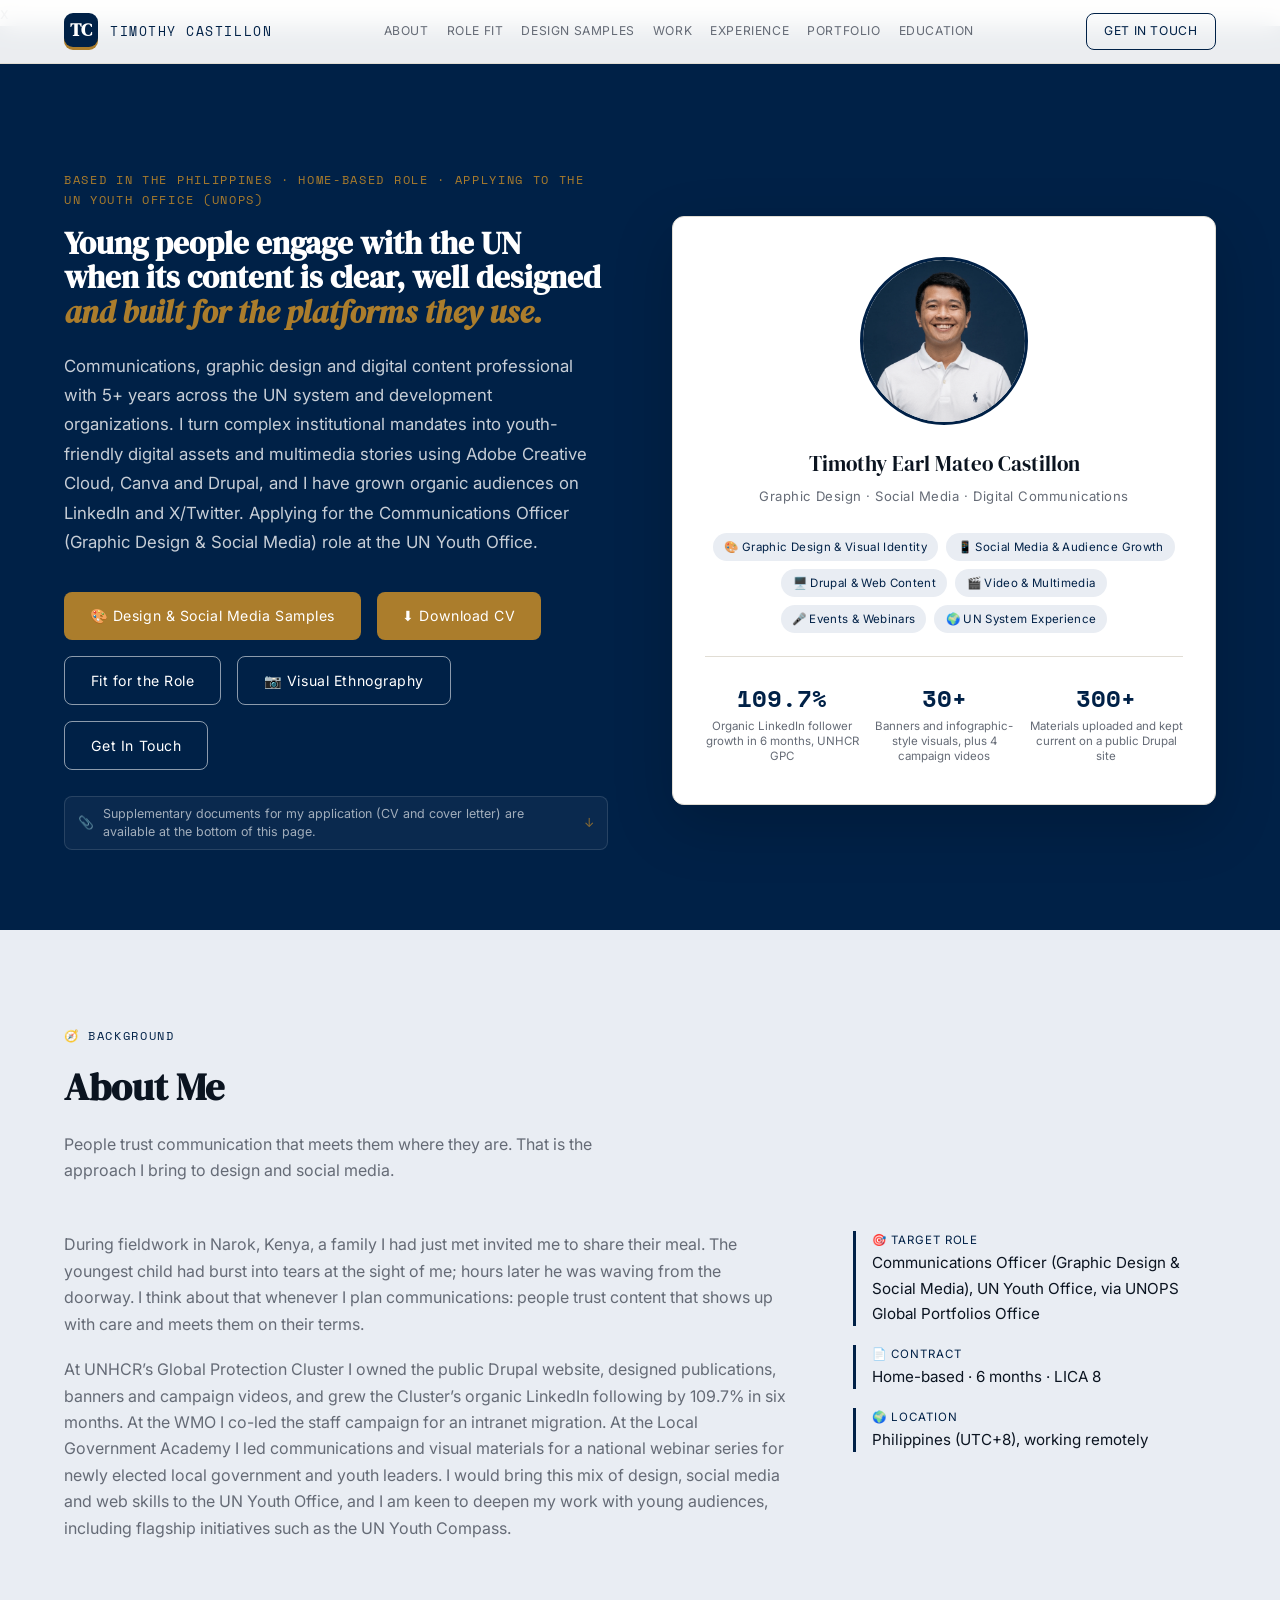
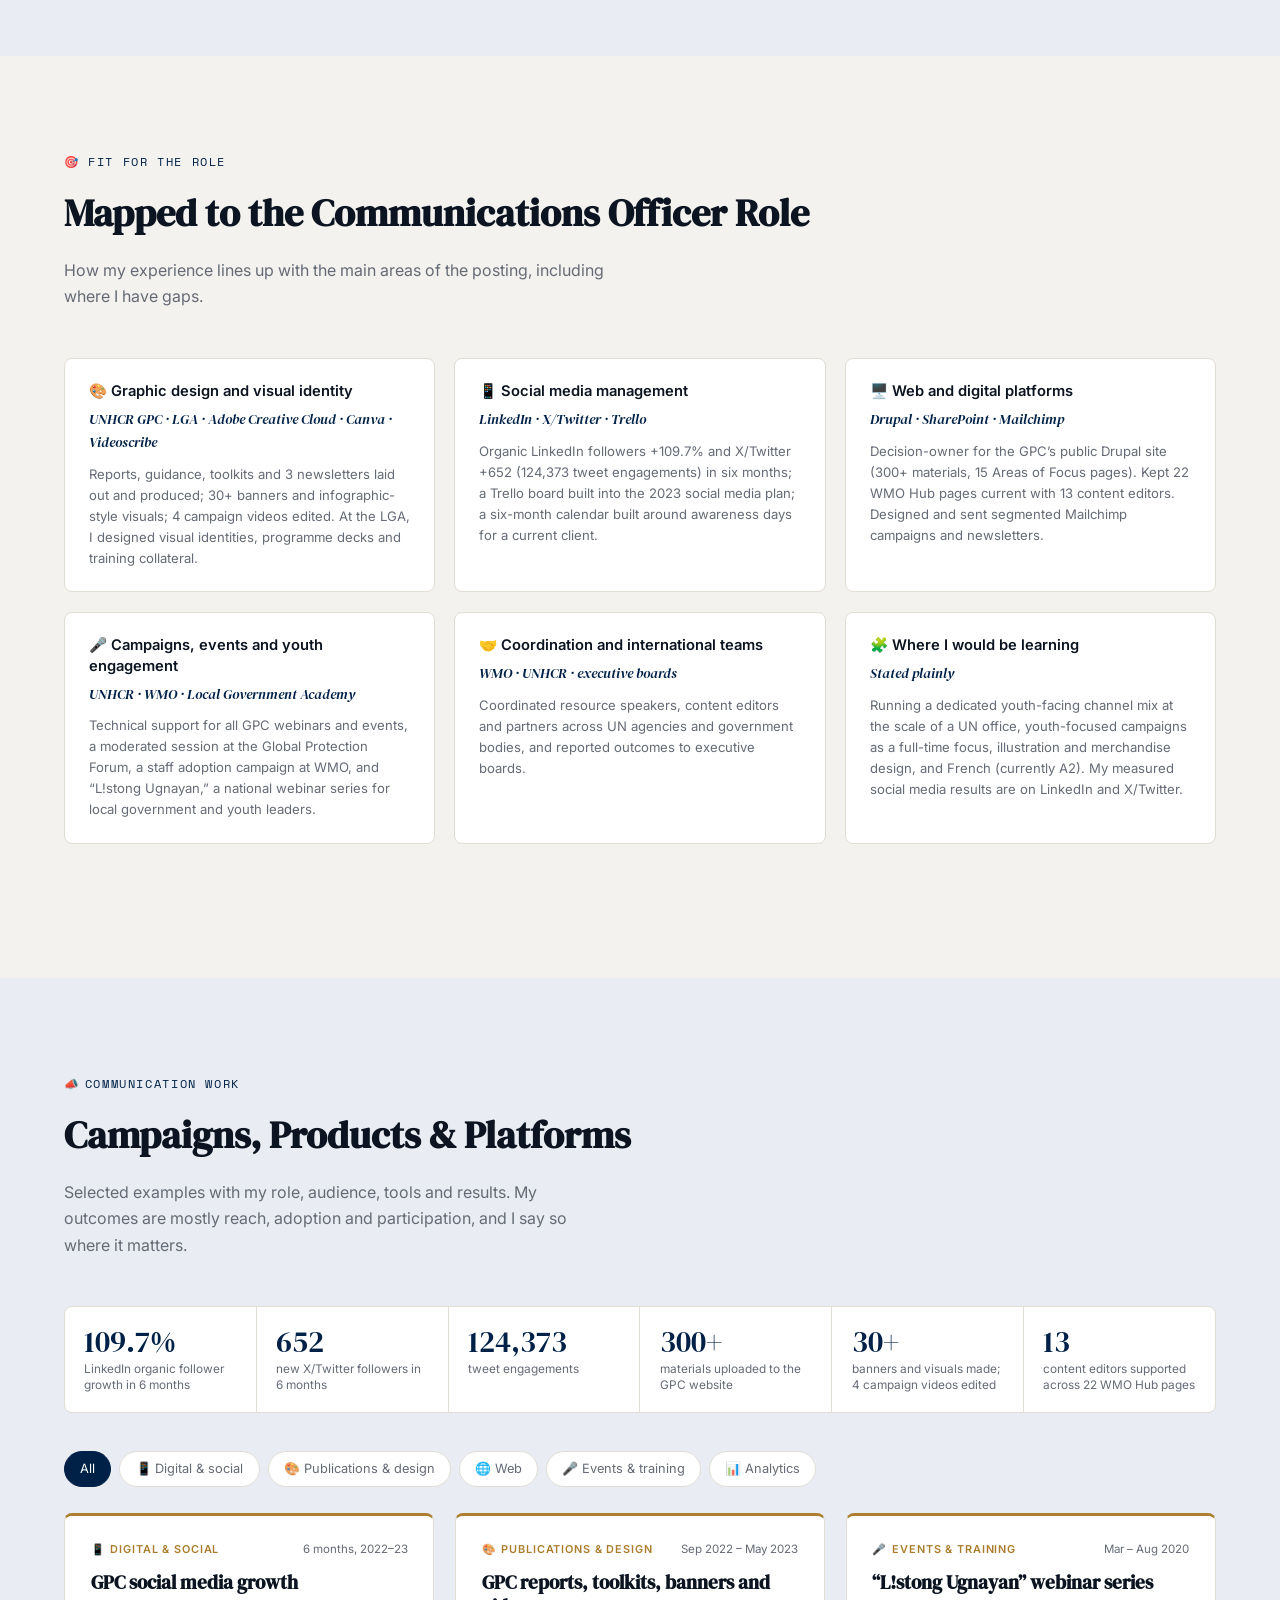
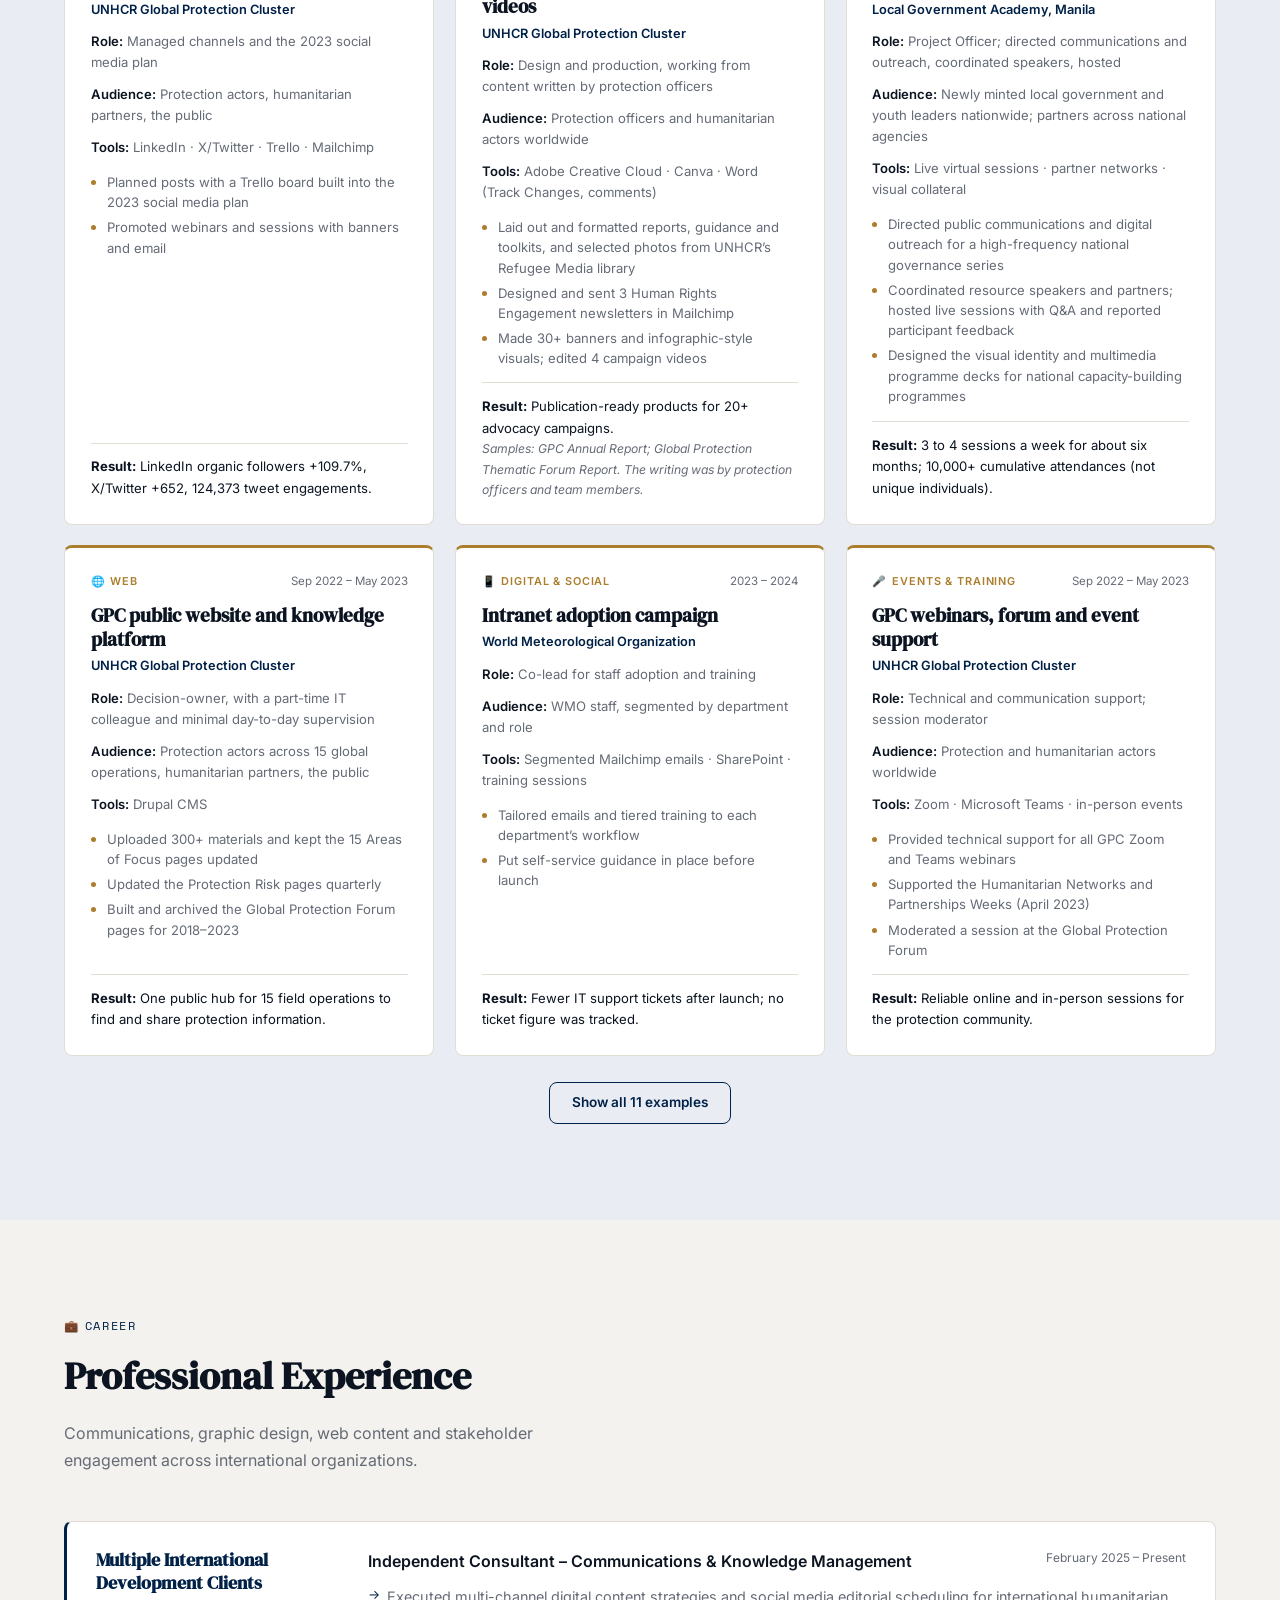
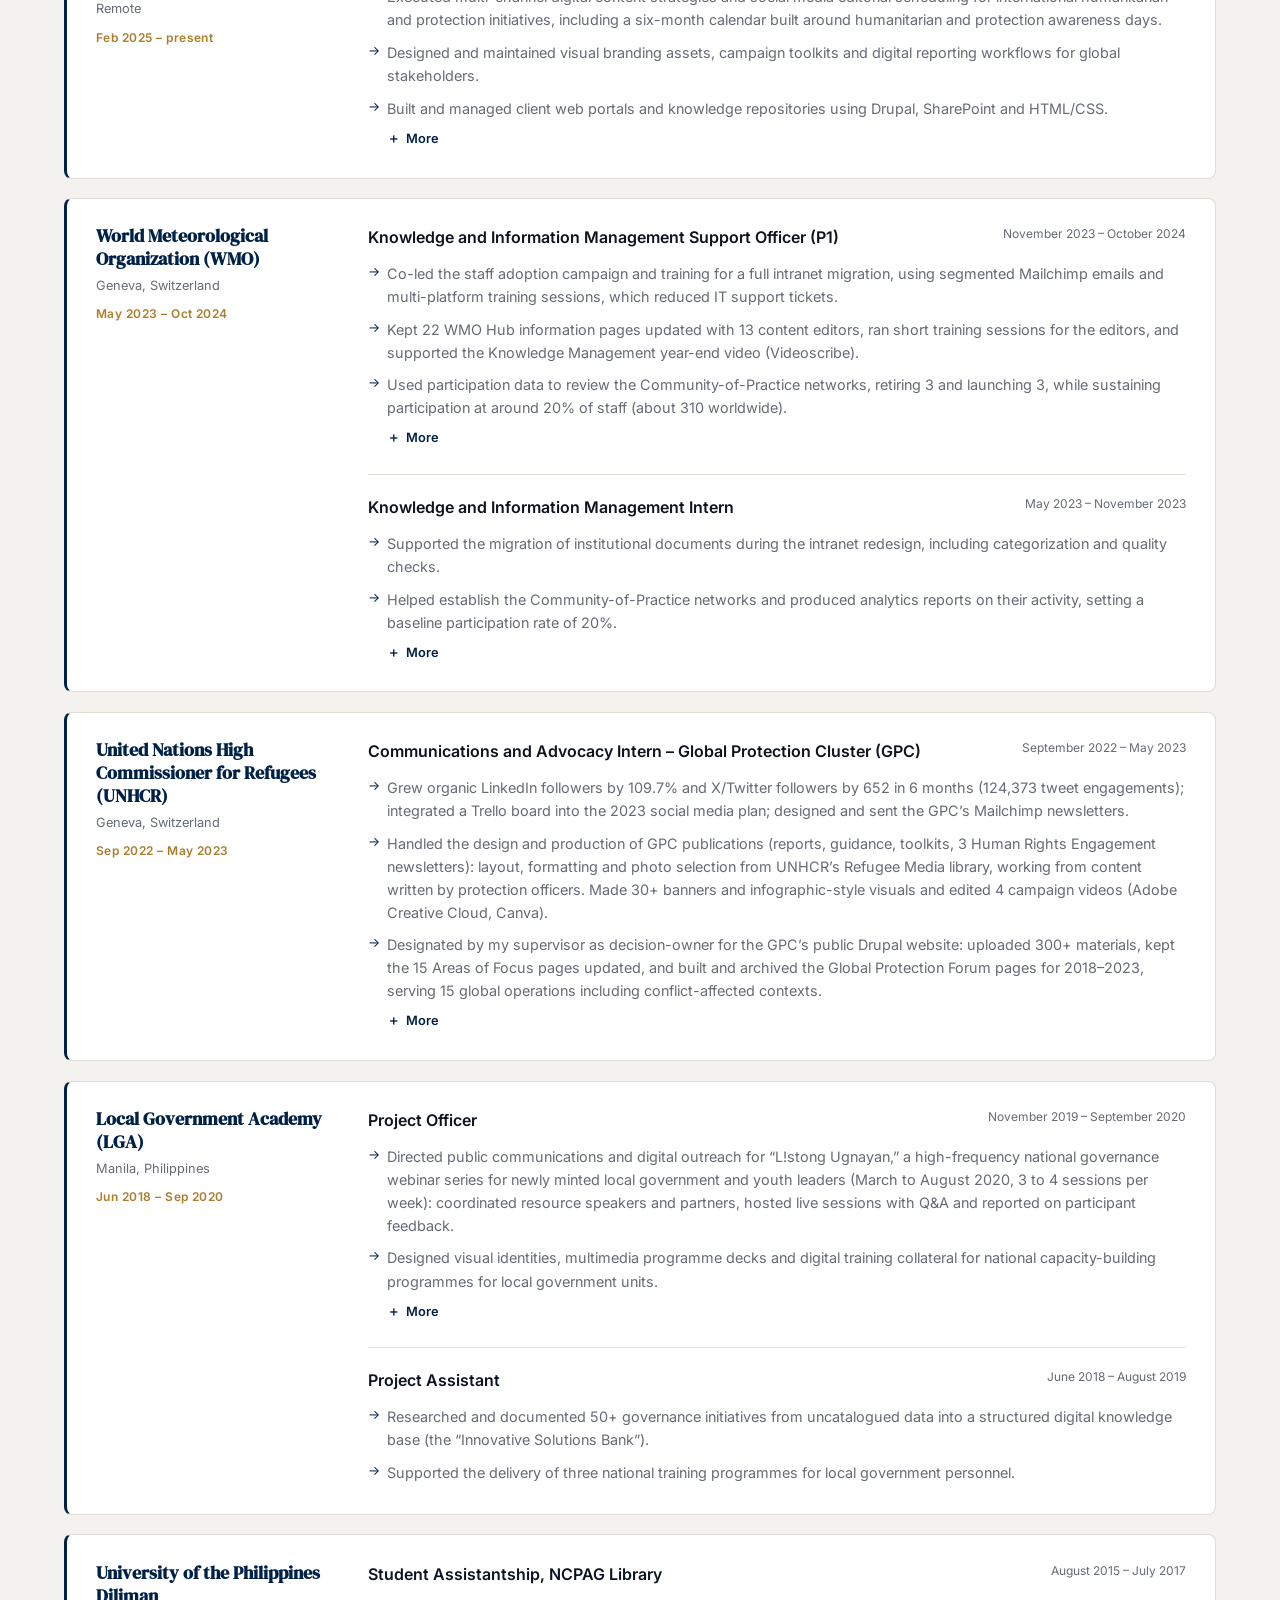
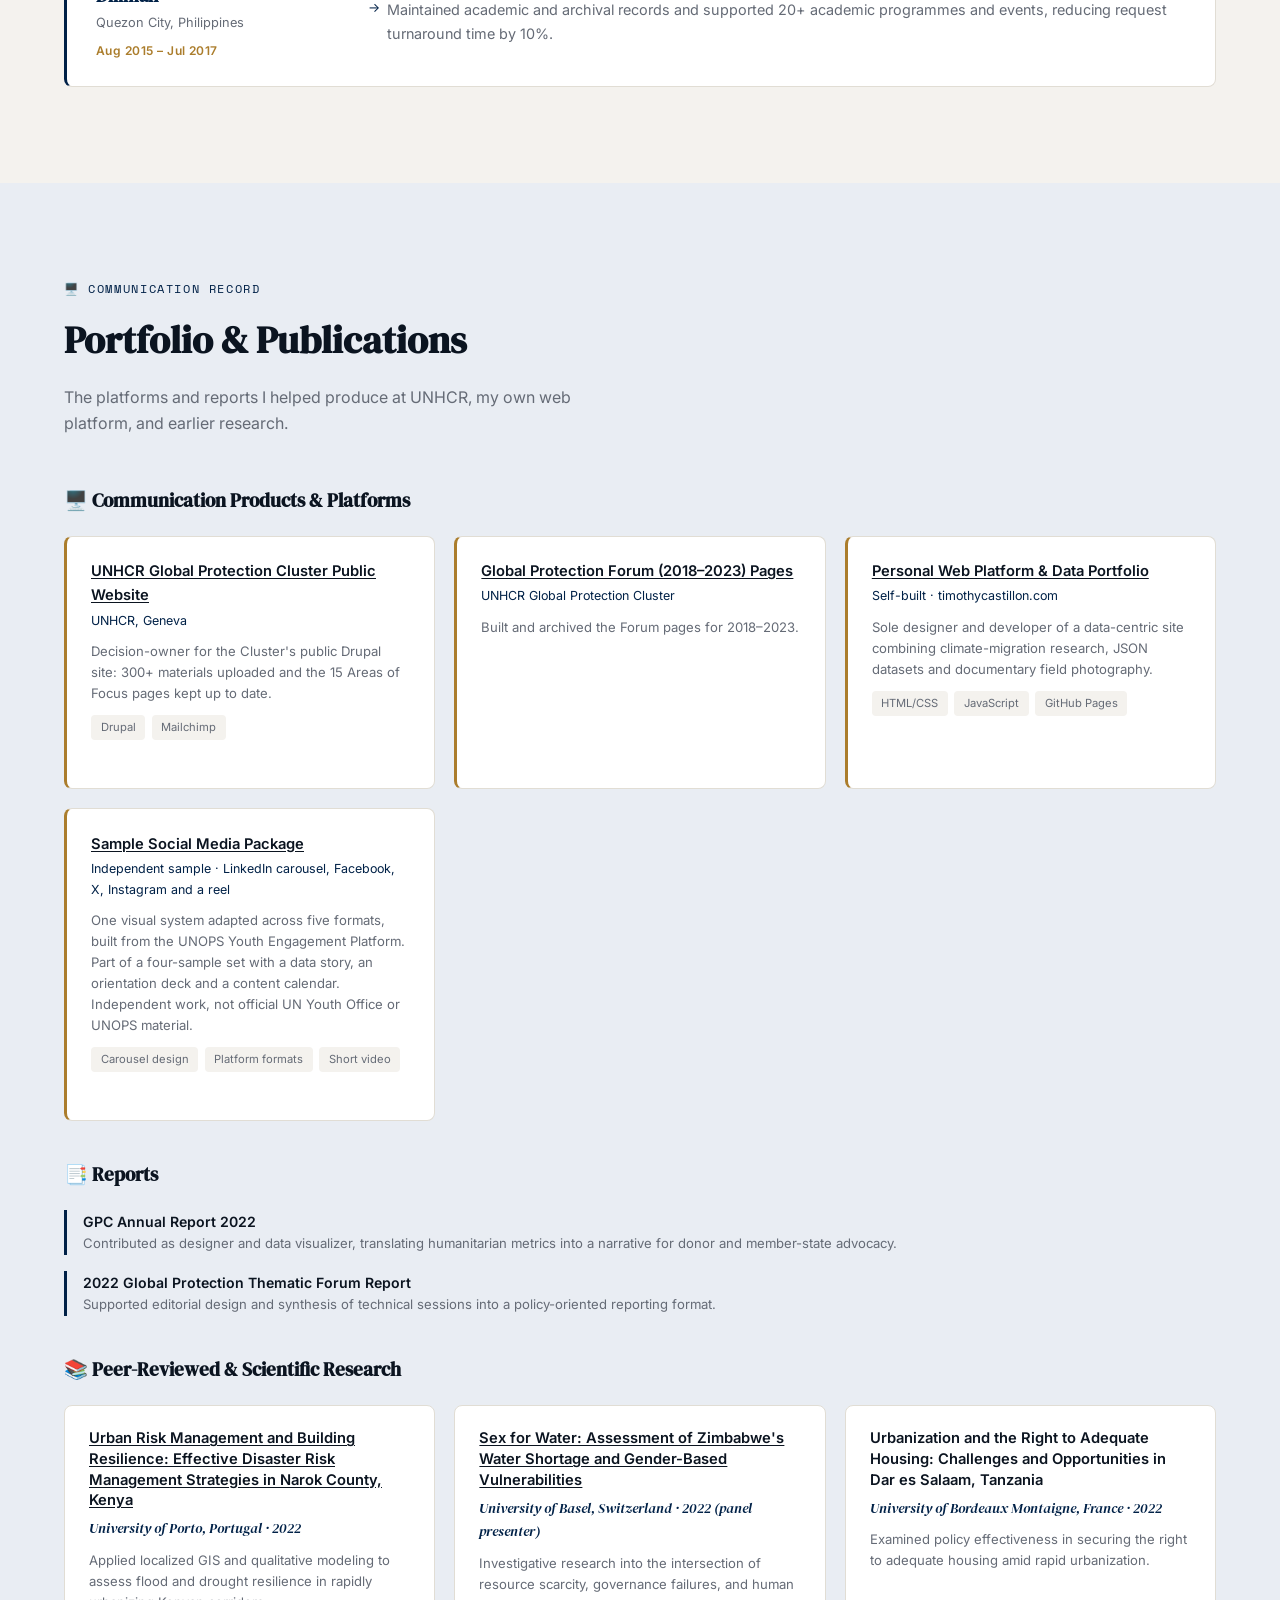
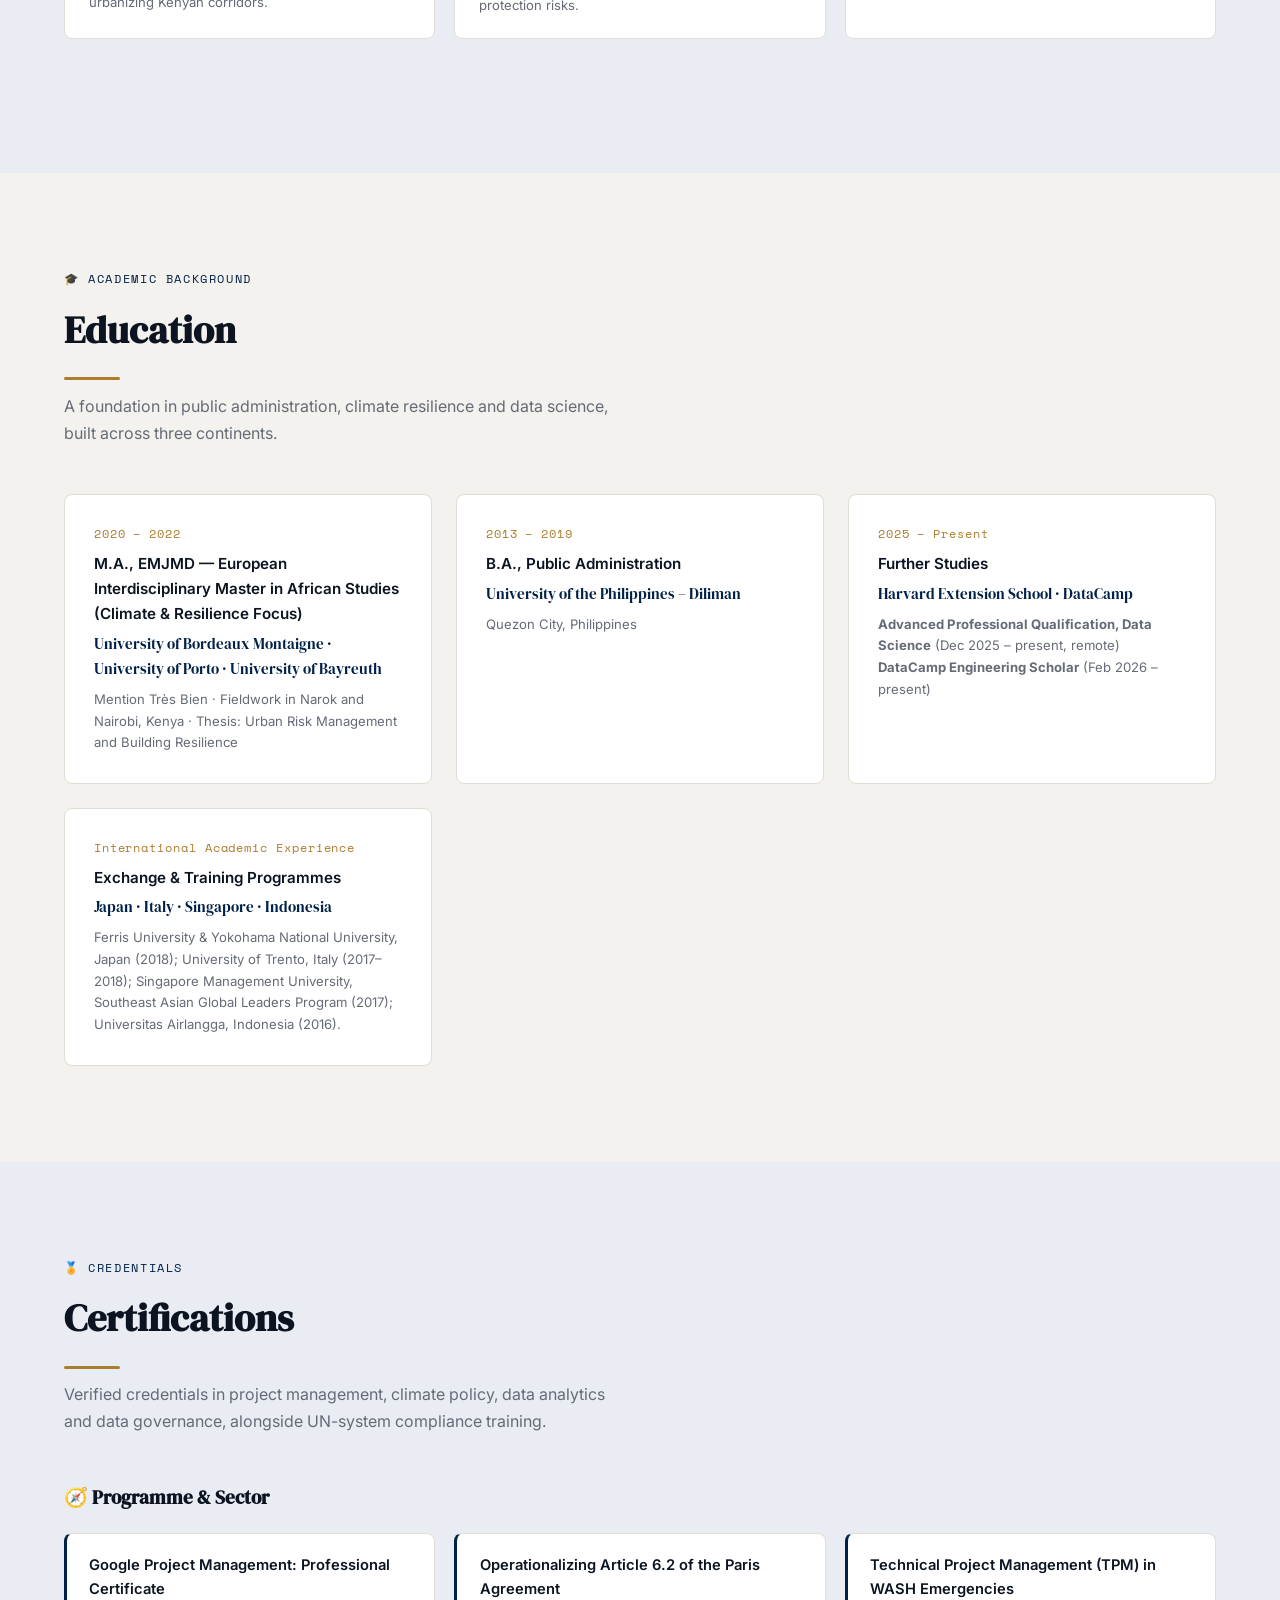
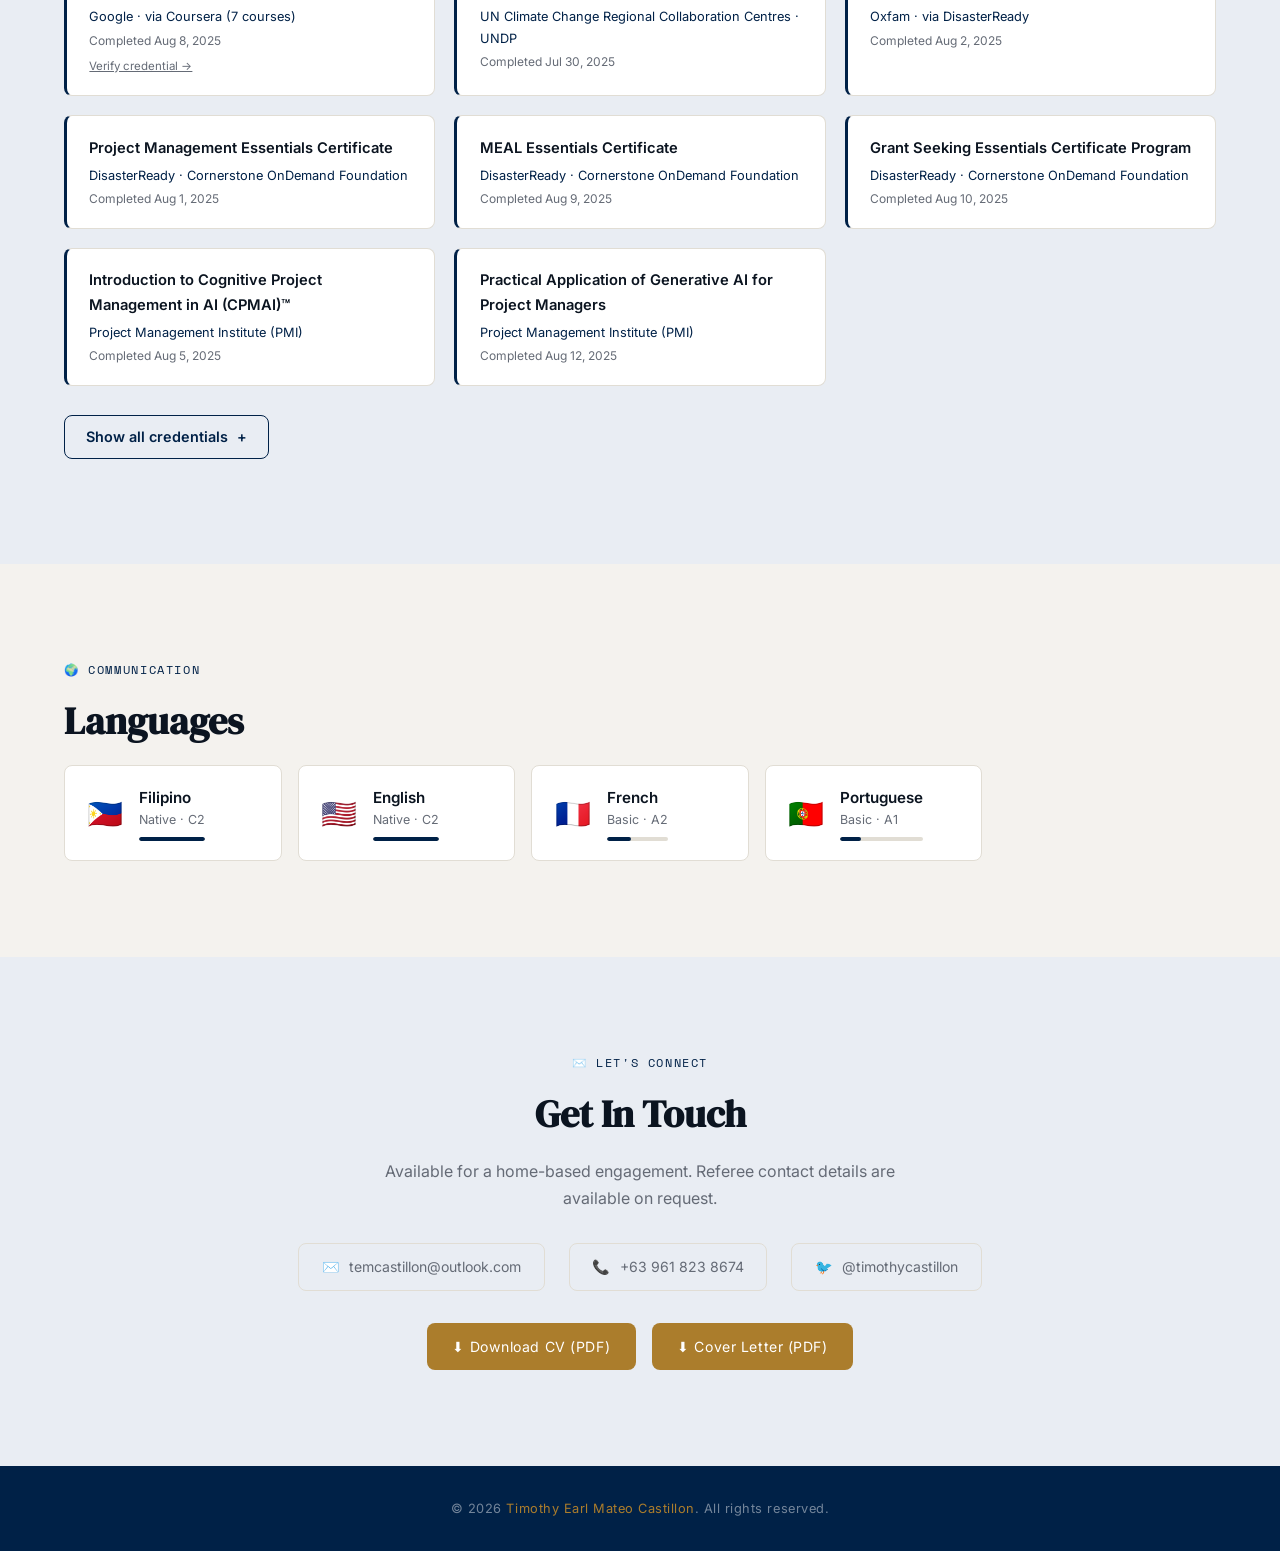
<file: index.html>
x<!DOCTYPE html>
<html lang="en">
<head>
  <meta charset="UTF-8" />
  <meta name="robots" content="noindex, nofollow" />
  <meta name="viewport" content="width=device-width, initial-scale=1.0, viewport-fit=cover" />
  <title>Timothy Earl Mateo Castillon – Communications Officer (Graphic Design &amp; Social Media), UN Youth Office</title>
  <meta name="description" content="Communications, graphic design and digital content professional with 5+ years across the UN system. Applying for the Communications Officer (Graphic Design &amp; Social Media) role at the UN Youth Office, via UNOPS." />
  <link href="https://fonts.googleapis.com/css2?family=DM+Serif+Display:ital@0;1&family=Inter:wght@300;400;500;600&family=Space+Mono:wght@400;700&display=swap" rel="stylesheet" />
  <style>
    /* ─── TOKENS ─────────────────────────────────────────────── */
    :root {
      --ink:     #0b1420;
      --fog:     #f4f2ee;
      --white:   #ffffff;
      --sage:    #002147;       /* primary accent — Oxford blue */
      --sage-lt: #e9edf3;
      --gold:    #ab7d2c;       /* secondary accent — warm brass */
      --gold-lt: #f3ead8;
      --muted:   #656b76;
      --muted-lt: rgba(255,255,255,0.68);  /* muted text sitting directly on the blue canvas */
      --bg-alt:  #001a38;        /* subtle alternate tint for zebra rhythm on the blue canvas */
      --border:  #e1ddd4;
      --radius:  8px;
      --nav-h:   64px;
    }

    /* ─── RESET ──────────────────────────────────────────────── */
    *, *::before, *::after { box-sizing: border-box; margin: 0; padding: 0; }
    html { scroll-behavior: smooth; font-size: 16px; -webkit-text-size-adjust: 100%; text-size-adjust: 100%; }
    body { background: var(--fog); color: var(--ink); font-family: 'Inter', sans-serif; line-height: 1.65; }
    img  { display: block; max-width: 100%; }
    a    { color: inherit; text-decoration: none; }

    /* ─── NAV ────────────────────────────────────────────────── */
    nav {
      position: fixed; top: 0; left: 0; right: 0; z-index: 100;
      height: var(--nav-h);
      display: flex; align-items: center; justify-content: space-between;
      padding: 0 5vw;
      background: rgba(255,255,255,0.92);
      backdrop-filter: blur(12px);
      border-bottom: 1px solid var(--border);
    }
    .nav-logo {
      display: inline-flex; align-items: center; gap: 0.75rem;
      font-family: 'Space Mono', monospace;
      font-size: 0.8rem;
      letter-spacing: 0.12em;
      text-transform: uppercase;
      color: var(--sage);
    }
    .nav-links { display: flex; gap: clamp(0.9rem, 1.4vw, 1.7rem); list-style: none; margin: 0 auto; padding: 0 1.5rem; }
    .nav-mark {
      display: inline-flex; align-items: center; justify-content: center;
      width: 34px; height: 34px; flex-shrink: 0;
      background: var(--sage); color: var(--white);
      border-radius: 9px;
      box-shadow: 0 3px 0 var(--gold);   /* brass base */
      font-family: 'DM Serif Display', Georgia, serif;
      font-size: 1.15rem; font-weight: 700; letter-spacing: 0; line-height: 1;
      margin-bottom: 3px;
    }
    .nav-logo, .nav-cta, .nav-links a { white-space: nowrap; }
    .nav-logo { flex-shrink: 0; }
    .nav-cta { flex-shrink: 0; }
    @media (min-width: 1181px) { .nav-links .nav-extra { display: none; } }
    .nav-links a {
      font-size: 0.76rem; letter-spacing: 0.05em; text-transform: uppercase;
      color: var(--muted); transition: color 0.2s;
    }
    .nav-links a:hover { color: var(--sage); }
    .nav-cta {
      font-size: 0.76rem; letter-spacing: 0.05em; text-transform: uppercase;
      padding: 0.45rem 1.1rem;
      border: 1px solid var(--sage); border-radius: var(--radius);
      color: var(--sage); transition: background 0.2s, color 0.2s;
    }
    .nav-cta:hover { background: var(--sage); color: var(--white); }
    .nav-toggle {
      display: none; flex-direction: column; gap: 5px; background: none; border: none; cursor: pointer; padding: 0.4rem;
    }
    .nav-toggle span { width: 22px; height: 2px; background: var(--sage); transition: transform 0.25s, opacity 0.25s; }
    .nav-toggle.open span:nth-child(1) { transform: translateY(7px) rotate(45deg); }
    .nav-toggle.open span:nth-child(2) { opacity: 0; }
    .nav-toggle.open span:nth-child(3) { transform: translateY(-7px) rotate(-45deg); }

    /* ─── SCROLL REVEAL ──────────────────────────────────────── */
    .reveal { opacity: 0; transform: translateY(18px); transition: opacity 0.7s ease, transform 0.7s ease; }
    .reveal.in-view { opacity: 1; transform: translateY(0); }

    /* ─── HERO ───────────────────────────────────────────────── */
    #home {
      min-height: 100vh;
      padding: calc(var(--nav-h) + 5rem) 5vw 5rem;
      display: grid; grid-template-columns: 1fr 1fr; gap: 4rem; align-items: center;
      background: var(--sage);
    }
    .hero-eyebrow {
      font-family: 'Space Mono', monospace;
      font-size: 0.75rem; letter-spacing: 0.14em; text-transform: uppercase;
      color: var(--gold); margin-bottom: 1rem;
    }
    .hero-text { min-width: 0; }
    .hero-notice {
      display: flex; align-items: center; gap: 0.6rem;
      max-width: 100%;
      margin-top: 1.6rem;
      padding: 0.5rem 0.8rem;
      background: rgba(255, 255, 255, 0.04);
      border: 1px solid rgba(255, 255, 255, 0.12);
      border-radius: 8px;
      color: rgba(255, 255, 255, 0.62);
      font-size: 0.78rem; line-height: 1.45;
      transition: background 0.2s, border-color 0.2s, color 0.2s;
    }
    .hero-notice:hover { background: rgba(255, 255, 255, 0.07); border-color: rgba(165, 126, 58, 0.5); color: rgba(255, 255, 255, 0.85); }
    .hero-notice-icon, .hero-notice-arrow { color: var(--gold); opacity: 0.8; flex-shrink: 0; }
    .hero-notice-arrow { margin-left: auto; }
    .hero-name {
      font-family: 'DM Serif Display', serif;
      font-size: clamp(1.2rem, 2.4vw, 2.4rem);
      line-height: 1.12; color: var(--white);
      margin-bottom: 1.4rem;
    }
    .hero-name em { font-style: italic; color: var(--gold); }
    .hero-name .ln { display: block; white-space: nowrap; }
    @media (max-width: 900px) {
      .hero-name { font-size: clamp(1rem, 5vw, 2.4rem); }
    }
    .hero-lead {
      font-size: 1.05rem; color: rgba(255,255,255,0.78); max-width: 48ch;
      margin-bottom: 2.2rem; line-height: 1.75;
    }
    .hero-actions { display: flex; gap: 1rem; flex-wrap: wrap; }
    .btn-primary {
      padding: 0.75rem 1.6rem;
      background: var(--gold); color: var(--white);
      border-radius: var(--radius); font-size: 0.88rem;
      letter-spacing: 0.04em; transition: opacity 0.2s;
    }
    .btn-primary:hover { opacity: 0.85; }
    .btn-outline {
      padding: 0.75rem 1.6rem;
      border: 1px solid rgba(255,255,255,0.55); color: var(--white);
      border-radius: var(--radius); font-size: 0.88rem;
      letter-spacing: 0.04em; transition: background 0.2s, color 0.2s, border-color 0.2s;
    }
    .btn-outline:hover { background: var(--white); color: var(--sage); border-color: var(--white); }

    /* avatar card */
    .hero-card {
      position: relative;
      background: var(--white);
      border: 1px solid var(--border);
      border-radius: 12px;
      padding: 2.5rem 2rem;
      text-align: center;
      box-shadow: 0 20px 60px rgba(0,0,0,0.18);
    }
    .hero-avatar {
      width: 168px; height: 168px; border-radius: 50%;
      background: var(--sage-lt);
      display: flex; align-items: center; justify-content: center;
      margin: 0 auto 1.4rem;
      font-family: 'DM Serif Display', serif;
      font-size: 2.8rem; color: var(--sage);
      border: 3px solid var(--sage);
      overflow: hidden;
    }
    .hero-avatar img {
      width: 100%; height: 100%; object-fit: cover;
    }
    .hero-card-name {
      font-family: 'DM Serif Display', serif;
      font-size: 1.3rem; margin-bottom: 0.3rem;
    }
    .hero-card-role {
      font-size: 0.82rem; color: var(--muted);
      letter-spacing: 0.04em; margin-bottom: 1.6rem;
    }
    .hero-stats {
      display: grid; grid-template-columns: repeat(3,1fr);
      border-top: 1px solid var(--border); padding-top: 1.4rem; gap: 0.5rem;
    }
    .stat-num {
      font-family: 'Space Mono', monospace;
      font-size: 1.5rem; color: var(--sage); font-weight: 700;
    }
    .stat-lbl { font-size: 0.72rem; color: var(--muted); line-height: 1.3; }
    .badge-row {
      display: flex; flex-wrap: wrap; gap: 0.5rem;
      justify-content: center; margin-bottom: 1.4rem;
    }
    .badge {
      font-size: 0.72rem; padding: 0.28rem 0.7rem;
      background: var(--sage-lt); color: var(--sage);
      border-radius: 999px; letter-spacing: 0.03em;
    }

    /* ─── SECTION WRAPPER ────────────────────────────────────── */
    section { padding: 6rem 5vw; }
    section:nth-child(even) { background: var(--sage-lt); }

    .section-eyebrow {
      font-family: 'Space Mono', monospace;
      font-size: 0.72rem; letter-spacing: 0.14em; text-transform: uppercase;
      color: var(--sage); margin-bottom: 0.6rem;
    }
    .section-title {
      font-family: 'DM Serif Display', serif;
      font-size: clamp(1.8rem, 3vw, 2.6rem); margin-bottom: 0.8rem;
      color: var(--ink);
    }
    .section-sub { color: var(--muted); font-size: 1rem; max-width: 55ch; margin-bottom: 3rem; }

    /* ─── ABOUT ──────────────────────────────────────────────── */
    .about-grid {
      display: grid; grid-template-columns: 2fr 1fr; gap: 4rem; align-items: start;
    }
    .about-body p { color: var(--muted); margin-bottom: 1.2rem; }
    .about-meta { display: flex; flex-direction: column; gap: 1.2rem; }
    .meta-item { border-left: 3px solid var(--sage); padding-left: 1rem; }
    .meta-label { font-size: 0.72rem; letter-spacing: 0.08em; text-transform: uppercase; color: var(--sage); }
    .meta-value { font-size: 0.95rem; color: var(--ink); }

    /* ─── SKILLS ─────────────────────────────────────────────── */
    .skills-domains {
      display: grid; grid-template-columns: repeat(3, 1fr); gap: 3rem;
    }
    .domain-block .domain-p { font-size: 0.92rem; color: var(--muted); line-height: 1.75; margin-bottom: 0.9rem; }
    .skill-tags { display: flex; flex-wrap: wrap; gap: 0.4rem; margin: 0 0 1.6rem; }
    .skill-tag {
      font-size: 0.7rem; padding: 0.2rem 0.6rem;
      background: var(--fog); border-radius: 4px; color: var(--muted);
    }

    /* ─── EXPERIENCE ─────────────────────────────────────────── */
    .timeline { position: relative; padding-left: 2rem; }
    .timeline::before {
      content: ''; position: absolute; left: 0; top: 0; bottom: 0;
      width: 2px; background: var(--border);
    }
    .tl-entry { position: relative; margin-bottom: 3rem; }
    .tl-dot {
      position: absolute; left: -2.45rem; top: 0.35rem;
      width: 14px; height: 14px; border-radius: 50%;
      background: var(--sage); border: 3px solid var(--fog);
      box-shadow: 0 0 0 2px var(--sage);
    }
    .tl-period {
      font-family: 'Space Mono', monospace;
      font-size: 0.72rem; letter-spacing: 0.08em; color: var(--gold);
      margin-bottom: 0.3rem;
    }
    .tl-role { font-weight: 600; font-size: 1.05rem; margin-bottom: 0.15rem; color: var(--ink); }
    .tl-org {
      font-family: 'DM Serif Display', serif; font-size: 1rem;
      color: var(--sage); margin-bottom: 0.3rem;
    }
    .tl-loc { font-size: 0.8rem; color: var(--muted); margin-bottom: 0.8rem; }
    .tl-ul { list-style: none; padding: 0; }
    .tl-ul li {
      font-size: 0.9rem; color: var(--muted); padding: 0.3rem 0 0.3rem 1.2rem;
      position: relative; line-height: 1.6;
    }
    .tl-ul li::before {
      content: '→'; position: absolute; left: 0; color: var(--sage); font-size: 0.8rem;
    }

    /* ─── EDUCATION ──────────────────────────────────────────── */
    .edu-grid {
      display: grid; grid-template-columns: repeat(auto-fill, minmax(300px, 1fr)); gap: 1.5rem;
    }
    .edu-card {
      background: var(--white); border: 1px solid var(--border);
      border-radius: var(--radius); padding: 1.8rem;
    }
    .edu-year {
      font-family: 'Space Mono', monospace; font-size: 0.72rem;
      color: var(--gold); letter-spacing: 0.08em; margin-bottom: 0.5rem;
    }
    .edu-degree { font-weight: 600; font-size: 0.95rem; margin-bottom: 0.3rem; }
    .edu-school {
      font-family: 'DM Serif Display', serif; color: var(--sage);
      font-size: 0.95rem; margin-bottom: 0.5rem;
    }
    .edu-note { font-size: 0.82rem; color: var(--muted); }

    /* ─── CERTIFICATIONS ─────────────────────────────────────── */
    .cert-subhead {
      font-family: 'DM Serif Display', serif;
      font-size: 1.2rem; margin: 2.4rem 0 1.2rem;
      color: var(--ink);
    }
    .cert-subhead:first-of-type { margin-top: 0; }
    .cert-badge-grid {
      display: grid; grid-template-columns: repeat(auto-fill, minmax(220px, 1fr)); gap: 1.5rem;
      margin-bottom: 1rem;
    }
    .cert-badge-card {
      background: var(--white); border: 1px solid var(--border);
      border-radius: var(--radius); padding: 1.4rem; text-align: center;
      transition: box-shadow 0.2s, border-color 0.2s;
    }
    .cert-badge-card:hover { box-shadow: 0 8px 30px rgba(0,33,71,0.10); border-color: var(--sage); }
    .cert-badge-visual {
      width: 100%; aspect-ratio: 3/3.6; border-radius: 8px;
      background: linear-gradient(160deg, var(--ink) 0%, var(--sage) 140%);
      display: flex; flex-direction: column; align-items: center; justify-content: center;
      gap: 0.6rem; margin-bottom: 1rem; position: relative; overflow: hidden;
      border: 2px solid var(--gold);
    }
    .cert-badge-visual::before {
      content: ''; position: absolute; width: 140%; height: 140%;
      border: 1px solid rgba(200,150,62,0.35); border-radius: 50%;
    }
    .cert-badge-ring {
      width: 62px; height: 62px; border-radius: 50%;
      background: rgba(255,255,255,0.08);
      display: flex; align-items: center; justify-content: center;
      font-family: 'Space Mono', monospace; font-weight: 700;
      font-size: 0.95rem; color: var(--white);
      border: 2px solid rgba(255,255,255,0.25);
      z-index: 1;
    }
    .cert-badge-provider {
      font-family: 'Space Mono', monospace; font-size: 0.68rem;
      color: var(--gold); letter-spacing: 0.06em; text-transform: uppercase;
      z-index: 1;
    }
    .cert-badge-name {
      font-weight: 600; font-size: 0.85rem; color: var(--white);
      padding: 0 0.6rem; line-height: 1.3; z-index: 1;
    }
    .cert-badge-title { font-weight: 600; font-size: 0.92rem; margin-bottom: 0.3rem; }
    .cert-badge-meta { font-size: 0.75rem; color: var(--muted); }
    .cert-badge-id {
      font-family: 'Space Mono', monospace; font-size: 0.65rem;
      color: var(--muted); margin-top: 0.2rem; word-break: break-all;
    }

    .cert-list-grid {
      display: grid; grid-template-columns: repeat(auto-fill, minmax(300px, 1fr)); gap: 1.2rem;
    }
    .cert-list-card {
      background: var(--white); border: 1px solid var(--border);
      border-left: 3px solid var(--sage);
      border-radius: var(--radius); padding: 1.2rem 1.4rem;
      transition: box-shadow 0.2s;
    }
    .cert-list-card:hover { box-shadow: 0 8px 30px rgba(0,33,71,0.08); }
    .cert-list-title { font-weight: 600; font-size: 0.92rem; margin-bottom: 0.3rem; }
    .cert-list-issuer { font-size: 0.8rem; color: var(--sage); margin-bottom: 0.2rem; }
    .cert-list-date { font-size: 0.75rem; color: var(--muted); }
    .cert-list-verify { font-size: 0.72rem; margin-top: 0.4rem; display: inline-block; text-decoration: underline; color: var(--muted); }
    .cert-list-verify:hover { color: var(--sage); }

    /* ─── RESUME DOWNLOAD BUTTON ─────────────────────────────── */
    .btn-download {
      padding: 0.75rem 1.6rem;
      background: var(--gold); color: var(--white);
      border-radius: var(--radius); font-size: 0.88rem;
      letter-spacing: 0.04em; transition: opacity 0.2s;
      display: inline-flex; align-items: center; gap: 0.5rem;
    }
    .btn-download:hover { opacity: 0.85; }

    /* ─── PORTFOLIO & PUBLICATIONS ───────────────────────────── */
    .portfolio-highlight {
      margin: 0 0 3rem; padding: 1.8rem 0;
      border-top: 1px solid var(--border); border-bottom: 1px solid var(--border);
    }
    .ph-lead {
      font-family: 'DM Serif Display', serif; font-style: italic;
      font-size: clamp(1.3rem, 2.4vw, 1.7rem); color: var(--ink);
      line-height: 1.4; max-width: 42ch; margin-bottom: 0.8rem;
    }
    .ph-note { font-size: 0.9rem; color: var(--muted); max-width: 56ch; line-height: 1.7; }
    .pub-grid {
      display: grid; grid-template-columns: repeat(auto-fill, minmax(300px, 1fr)); gap: 1.2rem;
      margin-bottom: 2.4rem;
    }
    .pub-card {
      background: var(--white); border: 1px solid var(--border);
      border-radius: var(--radius); padding: 1.4rem 1.5rem;
    }
    .pub-title { font-weight: 600; font-size: 0.92rem; margin-bottom: 0.4rem; line-height: 1.4; }
    .pub-title a { text-decoration: underline; text-underline-offset: 2px; }
    .pub-title a:hover { color: var(--sage); }
    .pub-venue {
      font-family: 'DM Serif Display', serif; font-style: italic;
      color: var(--sage); font-size: 0.88rem; margin-bottom: 0.6rem;
    }
    .pub-scope { font-size: 0.82rem; color: var(--muted); line-height: 1.6; }

    .fw-grid {
      display: grid; grid-template-columns: repeat(auto-fill, minmax(300px, 1fr)); gap: 1.2rem;
      margin-bottom: 2.4rem;
    }
    .fw-card {
      background: var(--white); border: 1px solid var(--border);
      border-left: 3px solid var(--gold);
      border-radius: var(--radius); padding: 1.4rem 1.5rem;
    }
    .fw-title { font-weight: 600; font-size: 0.92rem; margin-bottom: 0.2rem; }
    .fw-title a { text-decoration: underline; text-underline-offset: 2px; }
    .fw-title a:hover { color: var(--sage); }
    .fw-org { font-size: 0.78rem; color: var(--sage); margin-bottom: 0.6rem; }
    .fw-impact { font-size: 0.82rem; color: var(--muted); line-height: 1.6; margin-bottom: 0.7rem; }

    .kp-list { display: flex; flex-direction: column; gap: 1rem; }
    .kp-item { border-left: 3px solid var(--sage); padding-left: 1rem; }
    .kp-title { font-weight: 600; font-size: 0.88rem; color: var(--ink); }
    .kp-note { font-size: 0.82rem; color: var(--muted); }

    /* ─── LANGUAGES ──────────────────────────────────────────── */
    .lang-grid {
      display: grid; grid-template-columns: repeat(auto-fill, minmax(200px, 1fr)); gap: 1rem;
    }
    .lang-card {
      background: var(--white); border: 1px solid var(--border);
      border-radius: var(--radius); padding: 1.2rem 1.4rem;
      display: flex; align-items: center; gap: 1rem;
    }
    .lang-flag { font-size: 1.8rem; }
    .lang-name { font-weight: 600; font-size: 0.95rem; }
    .lang-level { font-size: 0.78rem; color: var(--muted); }
    .lang-bar {
      height: 4px; background: var(--border); border-radius: 2px;
      margin-top: 0.4rem; overflow: hidden;
    }
    .lang-fill { height: 100%; background: var(--sage); border-radius: 2px; }

    /* ─── CONTACT ────────────────────────────────────────────── */
    #contact { text-align: center; }
    .contact-links { display: flex; justify-content: center; gap: 1.5rem; flex-wrap: wrap; margin-top: 2rem; }
    .contact-chip {
      display: flex; align-items: center; gap: 0.6rem;
      padding: 0.7rem 1.4rem;
      border: 1px solid var(--border); border-radius: var(--radius);
      font-size: 0.88rem; color: var(--muted);
      transition: border-color 0.2s, color 0.2s;
    }
    .contact-chip:hover { border-color: var(--sage); color: var(--sage); }

    /* ─── FOOTER ─────────────────────────────────────────────── */
    footer {
      background: var(--sage); color: rgba(255,255,255,0.45);
      text-align: center; padding: 2rem 5vw;
      font-size: 0.8rem; letter-spacing: 0.04em;
    }
    footer span { color: var(--gold); }

    /* ─── RESPONSIVE ─────────────────────────────────────────── */
    @media (max-width: 900px) {
      #home { grid-template-columns: 1fr; }
      .hero-card { max-width: 400px; margin: 0 auto; }
      .about-grid { grid-template-columns: 1fr; }
      .skills-domains { grid-template-columns: 1fr; gap: 2rem; }
    }
    @media (max-width: 1180px) {
      nav { justify-content: space-between; }
      .nav-toggle { display: flex; }
      .nav-links {
        display: flex; flex-direction: column; gap: 0; position: fixed; margin: 0; padding: 0;
        top: var(--nav-h); left: 0; right: 0; background: var(--white);
        border-bottom: 1px solid var(--border);
        max-height: 0; overflow: hidden; transition: max-height 0.3s ease;
      }
      .nav-links.open { max-height: 80vh; overflow-y: auto; }
      .nav-links li { border-top: 1px solid var(--border); }
      .nav-links a { display: block; padding: 1rem 5vw; }
      .nav-cta { display: none; }
    }

    /* ─── CAMPAIGN CARDS ─────────────────────────────────────── */
    .camp-list { display: flex; flex-direction: column; gap: 1.6rem; }
    .camp {
      display: grid; grid-template-columns: 320px 1fr;
      background: var(--white); border: 1px solid var(--border);
      border-radius: 12px; overflow: hidden;
      box-shadow: 0 6px 24px rgba(0,33,71,0.06);
    }
    .camp-side { background: var(--sage); color: var(--white); padding: 2rem 1.8rem; }
    .camp-num {
      font-family: 'Space Mono', monospace; font-size: 2.4rem; font-weight: 700;
      color: var(--gold); line-height: 1; margin-bottom: 0.9rem;
    }
    .camp-title { font-family: 'DM Serif Display', serif; font-size: 1.3rem; line-height: 1.25; margin-bottom: 0.9rem; }
    .camp-title a { text-decoration: underline; text-underline-offset: 3px; }
    .camp-role {
      display: inline-block; font-size: 0.74rem; letter-spacing: 0.03em;
      padding: 0.3rem 0.7rem; border-radius: 999px;
      background: rgba(255,255,255,0.12); margin-bottom: 1.1rem;
    }
    .camp-obj { font-size: 0.85rem; line-height: 1.6; color: rgba(255,255,255,0.78); }
    .camp-obj b { display: block; font-family: 'Space Mono', monospace; font-size: 0.66rem; letter-spacing: 0.12em; text-transform: uppercase; color: var(--gold); margin-bottom: 0.3rem; font-weight: 400; }
    .camp-main { padding: 1.8rem 2rem; display: flex; flex-direction: column; gap: 1.3rem; }
    .camp-stats { display: grid; grid-template-columns: repeat(auto-fit, minmax(130px, 1fr)); gap: 0.8rem; }
    .camp-stat { background: var(--sage-lt); border-radius: var(--radius); padding: 0.9rem 1rem; }
    .camp-stat-num { font-family: 'Space Mono', monospace; font-size: 1.45rem; font-weight: 700; color: var(--sage); line-height: 1.1; }
    .camp-stat-lbl { font-size: 0.74rem; color: var(--muted); line-height: 1.35; margin-top: 0.3rem; }
    .camp-row { display: grid; grid-template-columns: 88px 1fr; gap: 0.8rem; align-items: start; }
    .camp-lbl { font-family: 'Space Mono', monospace; font-size: 0.66rem; letter-spacing: 0.12em; text-transform: uppercase; color: var(--gold); padding-top: 0.25rem; }
    .camp-text { font-size: 0.86rem; color: var(--ink); line-height: 1.55; }
    .camp-chips { display: flex; flex-wrap: wrap; gap: 0.4rem; }
    .camp-chip { font-size: 0.74rem; padding: 0.22rem 0.65rem; border: 1px solid var(--border); border-radius: 999px; color: var(--sage); background: var(--fog); }
    .camp-ul { list-style: none; padding: 0; }
    .camp-ul li { font-size: 0.85rem; color: var(--muted); padding: 0.15rem 0 0.15rem 1.1rem; position: relative; line-height: 1.5; }
    .camp-ul li::before { content: '→'; position: absolute; left: 0; color: var(--sage); font-size: 0.78rem; }
    .camp-note { font-size: 0.78rem; color: var(--muted); font-style: italic; }
    @media (max-width: 900px) {
      .camp { grid-template-columns: 1fr; }
      .camp-main { padding: 1.4rem; }
      .camp-row { grid-template-columns: 1fr; gap: 0.3rem; }
    }

    /* Role fit: 3 cards per row */
    #rolefit .pub-grid { grid-template-columns: repeat(3, 1fr); }
    @media (max-width: 900px) { #rolefit .pub-grid { grid-template-columns: 1fr; } }

    /* ─── EDUCATION / CERT ADDITIONS ─────────────────────────── */
    .title-rule::after { content: ''; display: block; width: 56px; height: 3px; background: var(--gold); margin-top: 1rem; border-radius: 2px; }
    .cred-toggle {
      display: inline-flex; align-items: center; gap: 0.6rem; margin: 1.8rem 0 0.6rem;
      padding: 0.75rem 1.3rem; min-height: 44px;
      background: transparent; color: var(--sage); border: 1px solid var(--sage); border-radius: var(--radius);
      font-family: inherit; font-size: 0.9rem; font-weight: 600; cursor: pointer; transition: background 0.2s, color 0.2s;
    }
    .cred-toggle:hover { background: var(--sage); color: var(--white); }
    .cred-more[hidden] { display: none; }
    .cred-more { margin-top: 2rem; }

    /* ─── MOBILE / TABLET HARDENING ──────────────────────────── */
    html { -webkit-text-size-adjust: 100%; text-size-adjust: 100%; }
    html, body { max-width: 100%; overflow-x: clip; }
    img, svg, video { max-width: 100%; height: auto; }
    nav { padding-left: max(5vw, env(safe-area-inset-left)); padding-right: max(5vw, env(safe-area-inset-right)); }
    footer { padding-bottom: calc(2rem + env(safe-area-inset-bottom)); }
    .pub-grid, .fw-grid, .edu-grid, .cert-list-grid { grid-template-columns: repeat(auto-fill, minmax(min(100%, 280px), 1fr)); }
    .cert-badge-grid { grid-template-columns: repeat(auto-fill, minmax(min(100%, 200px), 1fr)); }
    .lang-grid { grid-template-columns: repeat(auto-fill, minmax(min(100%, 180px), 1fr)); }
    #rolefit .pub-grid { grid-template-columns: repeat(3, 1fr); }
    .contact-chip, .meta-value, .camp-text, .tl-ul li, .edu-note, .pub-title { overflow-wrap: anywhere; }
    .skill-tag, .camp-chip { max-width: 100%; white-space: normal; }
    .nav-links a, .nav-toggle, .btn-primary, .btn-outline, .btn-download { min-height: 44px; }
    .btn-primary, .btn-outline, .btn-download { display: inline-flex; align-items: center; justify-content: center; gap: 0.5rem; }

    @media (max-width: 1024px) {
      #rolefit .pub-grid { grid-template-columns: repeat(2, 1fr); }
      .camp { grid-template-columns: 1fr; }
      .camp-side { padding: 1.8rem; }
    }
    @media (max-width: 900px) {
      #home { padding-top: calc(var(--nav-h) + 2.5rem); padding-bottom: 3.5rem; gap: 2.2rem; min-height: auto; }
      #rolefit .pub-grid { grid-template-columns: 1fr; }
      .about-grid { gap: 2rem; }
      .timeline { padding-left: 1.6rem; }
    }
    @media (max-width: 600px) {
      section { padding: 3.6rem 5vw; }
      .section-title { font-size: clamp(1.7rem, 7vw, 2.1rem); }
      .section-sub { margin-bottom: 2rem; }
      .hero-name { line-height: 1.18; }
      .hero-actions { flex-direction: column; align-items: stretch; }
      .hero-actions a { width: 100%; }
      .hero-card { padding: 1.6rem 1.2rem; }
      .hero-stats { gap: 0.4rem; }
      .stat-num { font-size: 1.15rem; }
      .stat-lbl { font-size: 0.66rem; }
      .camp-stats { grid-template-columns: 1fr 1fr; }
      .camp-side, .camp-main { padding: 1.4rem 1.2rem; }
      .contact-links { flex-direction: column; align-items: stretch; }
      .contact-chip { justify-content: center; text-align: center; }
      .cred-toggle { width: 100%; justify-content: center; }
      .tl-role { font-size: 1rem; }
    }

    /* ─── PROJECT FILTER CHIPS ───────────────────────────────── */
    .filter-bar { display: flex; flex-wrap: wrap; gap: 0.6rem; margin: 0 0 1.8rem; }
    .filter-chip {
      font-family: inherit; font-size: 0.9rem; color: var(--sage); background: var(--white);
      border: 1px solid var(--border); border-radius: 999px; padding: 0.55rem 1.1rem; min-height: 44px;
      cursor: pointer; transition: background 0.2s, color 0.2s, border-color 0.2s;
    }
    .filter-chip:hover { border-color: var(--sage); }
    .filter-chip.active { background: var(--sage); color: var(--white); border-color: var(--sage); }
    .camp[hidden] { display: none; }

    /* ─── Compact work + experience (ported from GCF layout) ─── */
    .stat-strip { display: grid; grid-template-columns: repeat(auto-fit, minmax(150px, 1fr)); gap: 1px; background: var(--border);
      border: 1px solid var(--border); border-radius: var(--radius); overflow: hidden; margin-bottom: 2.4rem; }
    .stat-strip > div { background: var(--white); padding: 1.1rem 1.2rem; }
    .stat-strip .n { font-family: 'DM Serif Display', serif; font-size: 1.9rem; color: var(--sage); line-height: 1.1; }
    .stat-strip .l { font-size: 0.74rem; color: var(--muted); line-height: 1.35; margin-top: 0.25rem; }
    .filters { display: flex; flex-wrap: wrap; gap: 0.5rem; margin-bottom: 1.6rem; }
    .filters button { font: inherit; font-size: 0.8rem; padding: 0.4rem 0.95rem; border-radius: 999px; cursor: pointer;
      border: 1px solid var(--border); background: var(--white); color: var(--muted); transition: all 0.2s; }
    .filters button:hover { border-color: var(--sage); color: var(--sage); }
    .filters button.on { background: var(--sage); border-color: var(--sage); color: var(--white); }
    .work-grid { display: grid; grid-template-columns: repeat(auto-fill, minmax(340px, 1fr)); gap: 1.3rem; }
    .work-card { background: var(--white); border: 1px solid var(--border); border-top: 3px solid var(--gold);
      border-radius: var(--radius); padding: 1.5rem 1.6rem; display: flex; flex-direction: column; gap: 0.7rem; }
    .work-card[hidden] { display: none; }
    .work-top { display: flex; justify-content: space-between; gap: 1rem; align-items: baseline; }
    .work-tag { font-size: 0.68rem; font-weight: 600; letter-spacing: 0.08em; text-transform: uppercase; color: var(--gold); }
    .work-when { font-size: 0.72rem; color: var(--muted); white-space: nowrap; }
    .work-title { font-family: 'DM Serif Display', serif; font-size: 1.2rem; line-height: 1.25; color: var(--ink); }
    .work-org { font-size: 0.8rem; color: var(--sage); font-weight: 600; margin-top: -0.4rem; }
    .work-row { font-size: 0.82rem; color: var(--muted); line-height: 1.6; }
    .work-row b { color: var(--ink); font-weight: 600; }
    .work-card ul { list-style: none; }
    .work-card li { font-size: 0.82rem; color: var(--muted); line-height: 1.55; padding: 0.15rem 0 0.15rem 1rem; position: relative; }
    .work-card li::before { content: ''; position: absolute; left: 0; top: 0.65rem; width: 5px; height: 5px; border-radius: 50%; background: var(--gold); }
    .work-result { margin-top: auto; padding-top: 0.8rem; border-top: 1px solid var(--border); font-size: 0.82rem; color: var(--ink); }
    .work-note { font-size: 0.76rem; color: var(--muted); font-style: italic; }
    @media (max-width: 420px) { .work-grid { grid-template-columns: 1fr; } }
    .ico { margin-right: 0.45em; font-style: normal; }
    .filters .ico { margin-right: 0.3em; }
    .more-btn { display: block; margin: 1.6rem auto 0; font: inherit; font-size: 0.85rem; font-weight: 600; padding: 0.55rem 1.4rem;
      border: 1px solid var(--sage); border-radius: var(--radius); background: none; color: var(--sage); cursor: pointer; }
    .more-btn:hover { background: var(--sage); color: var(--white); }
    .more-btn[hidden] { display: none; }
    .org-list { display: flex; flex-direction: column; gap: 1.2rem; }
    .org-card { display: grid; grid-template-columns: 240px 1fr; gap: 2rem; background: var(--white); border: 1px solid var(--border);
      border-left: 3px solid var(--sage); border-radius: var(--radius); padding: 1.6rem 1.8rem; }
    .org-name { font-family: 'DM Serif Display', serif; font-size: 1.15rem; line-height: 1.25; color: var(--sage); margin-bottom: 0.3rem; }
    .org-meta { font-size: 0.8rem; color: var(--muted); }
    .org-span { margin-top: 0.5rem; font-size: 0.75rem; font-weight: 600; letter-spacing: 0.04em; color: var(--gold); }
    .role + .role { margin-top: 1.4rem; padding-top: 1.2rem; border-top: 1px solid var(--border); }
    .role-head { display: flex; justify-content: space-between; gap: 1rem; flex-wrap: wrap; margin-bottom: 0.4rem; }
    .role-title { font-weight: 600; font-size: 1rem; color: var(--ink); }
    .role-when { font-size: 0.75rem; color: var(--muted); white-space: nowrap; }
    .more > summary { cursor: pointer; list-style: none; font-size: 0.8rem; font-weight: 600; color: var(--sage); padding: 0.2rem 0 0.2rem 1.2rem; }
    .more > summary::-webkit-details-marker { display: none; }
    .more > summary::before { content: '＋'; margin-right: 0.4rem; }
    .more[open] > summary::before { content: '－'; }
    @media (max-width: 800px) { .org-card { grid-template-columns: 1fr; gap: 1rem; } }
  </style>
</head>
<body>

<!-- NAV -->
<nav>
  <a class="nav-logo" href="#" aria-label="Timothy Castillon – home"><span class="nav-mark" aria-hidden="true">TC</span><span>Timothy Castillon</span></a>
  <ul class="nav-links">
    <li><a href="#about">About</a></li>
    <li><a href="#rolefit">Role Fit</a></li>
    <li><a href="sample-work.html">Design Samples</a></li>
    <li><a href="#work">Work</a></li>
    <li><a href="#experience">Experience</a></li>
    <li><a href="#portfolio">Portfolio</a></li>
    <li><a href="#education">Education</a></li>
    <li class="nav-extra"><a href="#certifications">Certifications</a></li>
    <li class="nav-extra"><a href="#languages">Languages</a></li>
    <li class="nav-extra"><a href="#contact">Contact</a></li>
  </ul>
  <a class="nav-cta" href="mailto:temcastillon@outlook.com">Get In Touch</a>
  <button class="nav-toggle" id="navToggle" aria-label="Toggle menu" aria-expanded="false">
    <span></span><span></span><span></span>
  </button>
</nav>

<!-- HERO -->
<section id="home">
  <div class="hero-text">
    <p class="hero-eyebrow">Based in the Philippines · Home-based role · Applying to the UN Youth Office (UNOPS)</p>
    <h1 class="hero-name">
      <span class="ln">Young people engage with the UN</span>
      <span class="ln">when its content is clear, well designed</span>
      <span class="ln"><em>and built for the platforms they use.</em></span>
    </h1>
    <p class="hero-lead">
      Communications, graphic design and digital content professional with 5+ years across the UN system and development organizations. I turn complex institutional mandates into youth-friendly digital assets and multimedia stories using Adobe Creative Cloud, Canva and Drupal, and I have grown organic audiences on LinkedIn and X/Twitter. Applying for the Communications Officer (Graphic Design &amp; Social Media) role at the UN Youth Office.
    </p>
    <div class="hero-actions">
      <a class="btn-primary" href="sample-work.html">🎨 Design &amp; Social Media Samples</a>
      <a class="btn-download" href="Castillon_CV_UNOPS.pdf" target="_blank" rel="noopener">⬇ Download CV</a>
      <a class="btn-outline" href="#rolefit">Fit for the Role</a>
      <a class="btn-outline" href="https://tmcastillon01.github.io/PhotoPortfolio/" target="_blank" rel="noopener noreferrer">📷 Visual Ethnography</a>
      <a class="btn-outline" href="#contact">Get In Touch</a>
    </div>
    <a class="hero-notice" href="#contact">
      <span class="hero-notice-icon">📎</span>
      <span>Supplementary documents for my application (CV and cover letter) are available at the bottom of this page.</span>
      <span class="hero-notice-arrow">↓</span>
    </a>
  </div>

  <div class="hero-card">
    <div class="hero-avatar"><img src="my_picture.png" alt="Timothy Earl Mateo Castillon"></div>
    <p class="hero-card-name">Timothy Earl Mateo Castillon</p>
    <p class="hero-card-role">Graphic Design · Social Media · Digital Communications</p>
    <div class="badge-row">
      <span class="badge">🎨 Graphic Design &amp; Visual Identity</span>
      <span class="badge">📱 Social Media &amp; Audience Growth</span>
      <span class="badge">🖥️ Drupal &amp; Web Content</span>
      <span class="badge">🎬 Video &amp; Multimedia</span>
      <span class="badge">🎤 Events &amp; Webinars</span>
      <span class="badge">🌍 UN System Experience</span>
    </div>
    <div class="hero-stats">
      <div><div class="stat-num">109.7%</div><div class="stat-lbl">Organic LinkedIn follower growth in 6 months, UNHCR GPC</div></div>
      <div><div class="stat-num">30+</div><div class="stat-lbl">Banners and infographic-style visuals, plus 4 campaign videos</div></div>
      <div><div class="stat-num">300+</div><div class="stat-lbl">Materials uploaded and kept current on a public Drupal site</div></div>
    </div>
  </div>
</section>

<!-- ABOUT -->
<section id="about" class="reveal">
  <p class="section-eyebrow">🧭 Background</p>
  <h2 class="section-title">About Me</h2>
  <p class="section-sub">People trust communication that meets them where they are. That is the approach I bring to design and social media.</p>
  <div class="about-grid">
    <div class="about-body">
      <p>
        During fieldwork in Narok, Kenya, a family I had just met invited me to share their meal. The youngest child had burst into tears at the sight of me; hours later he was waving from the doorway. I think about that whenever I plan communications: people trust content that shows up with care and meets them on their terms.
      </p>
      <p>
        At UNHCR’s Global Protection Cluster I owned the public Drupal website, designed publications, banners and campaign videos, and grew the Cluster’s organic LinkedIn following by 109.7% in six months. At the WMO I co-led the staff campaign for an intranet migration. At the Local Government Academy I led communications and visual materials for a national webinar series for newly elected local government and youth leaders. I would bring this mix of design, social media and web skills to the UN Youth Office, and I am keen to deepen my work with young audiences, including flagship initiatives such as the UN Youth Compass.
      </p>
    </div>
    <div class="about-meta">
      <div class="meta-item"><div class="meta-label">🎯 Target Role</div><div class="meta-value">Communications Officer (Graphic Design &amp; Social Media), UN Youth Office, via UNOPS Global Portfolios Office</div></div>
      <div class="meta-item"><div class="meta-label">📄 Contract</div><div class="meta-value">Home-based · 6 months · LICA 8</div></div>
      <div class="meta-item"><div class="meta-label">🌍 Location</div><div class="meta-value">Philippines (UTC+8), working remotely</div></div>
    </div>
  </div>
</section>

<!-- ROLE FIT -->
<section id="rolefit" class="reveal">
  <p class="section-eyebrow">🎯 Fit for the Role</p>
  <h2 class="section-title">Mapped to the Communications Officer Role</h2>
  <p class="section-sub">How my experience lines up with the main areas of the posting, including where I have gaps.</p>
  <div class="pub-grid">
    <div class="pub-card">
      <div class="pub-title">🎨 Graphic design and visual identity</div>
      <div class="pub-venue">UNHCR GPC · LGA · Adobe Creative Cloud · Canva · Videoscribe</div>
      <div class="pub-scope">Reports, guidance, toolkits and 3 newsletters laid out and produced; 30+ banners and infographic-style visuals; 4 campaign videos edited. At the LGA, I designed visual identities, programme decks and training collateral.</div>
    </div>
    <div class="pub-card">
      <div class="pub-title">📱 Social media management</div>
      <div class="pub-venue">LinkedIn · X/Twitter · Trello</div>
      <div class="pub-scope">Organic LinkedIn followers +109.7% and X/Twitter +652 (124,373 tweet engagements) in six months; a Trello board built into the 2023 social media plan; a six-month calendar built around awareness days for a current client.</div>
    </div>
    <div class="pub-card">
      <div class="pub-title">🖥️ Web and digital platforms</div>
      <div class="pub-venue">Drupal · SharePoint · Mailchimp</div>
      <div class="pub-scope">Decision-owner for the GPC’s public Drupal site (300+ materials, 15 Areas of Focus pages). Kept 22 WMO Hub pages current with 13 content editors. Designed and sent segmented Mailchimp campaigns and newsletters.</div>
    </div>
    <div class="pub-card">
      <div class="pub-title">🎤 Campaigns, events and youth engagement</div>
      <div class="pub-venue">UNHCR · WMO · Local Government Academy</div>
      <div class="pub-scope">Technical support for all GPC webinars and events, a moderated session at the Global Protection Forum, a staff adoption campaign at WMO, and “L!stong Ugnayan,” a national webinar series for local government and youth leaders.</div>
    </div>
    <div class="pub-card">
      <div class="pub-title">🤝 Coordination and international teams</div>
      <div class="pub-venue">WMO · UNHCR · executive boards</div>
      <div class="pub-scope">Coordinated resource speakers, content editors and partners across UN agencies and government bodies, and reported outcomes to executive boards.</div>
    </div>
    <div class="pub-card">
      <div class="pub-title">🧩 Where I would be learning</div>
      <div class="pub-venue">Stated plainly</div>
      <div class="pub-scope">Running a dedicated youth-facing channel mix at the scale of a UN office, youth-focused campaigns as a full-time focus, illustration and merchandise design, and French (currently A2). My measured social media results are on LinkedIn and X/Twitter.</div>
    </div>
  </div>
</section>

<!-- CAMPAIGNS -->
<section id="work" class="reveal">
  <p class="section-eyebrow"><span class="ico">📣</span>Communication Work</p>
  <h2 class="section-title">Campaigns, Products &amp; Platforms</h2>
  <p class="section-sub">Selected examples with my role, audience, tools and results. My outcomes are mostly reach, adoption and participation, and I say so where it matters.</p>
  <div class="stat-strip" id="statStrip"></div>
  <div class="filters" id="workFilters" role="group" aria-label="Filter communication work"></div>
  <div class="work-grid" id="workGrid"></div>
</section>

<!-- EXPERIENCE -->
<section id="experience" class="reveal">
  <p class="section-eyebrow"><span class="ico">💼</span>Career</p>
  <h2 class="section-title">Professional Experience</h2>
  <p class="section-sub">Communications, graphic design, web content and stakeholder engagement across international organizations.</p>

  <div class="org-list">
    <article class="org-card">
      <div class="org-side"><h3 class="org-name">Multiple International Development Clients</h3><div class="org-meta">Remote</div><div class="org-span">Feb 2025 – present</div></div>
      <div class="org-roles">
        <div class="role"><div class="role-head"><span class="role-title">Independent Consultant – Communications &amp; Knowledge Management</span><span class="role-when">February 2025 – Present</span></div>
          <ul class="tl-ul"><li>Executed multi-channel digital content strategies and social media editorial scheduling for international humanitarian and protection initiatives, including a six-month calendar built around humanitarian and protection awareness days.</li><li>Designed and maintained visual branding assets, campaign toolkits and digital reporting workflows for global stakeholders.</li><li>Built and managed client web portals and knowledge repositories using Drupal, SharePoint and HTML/CSS.</li></ul>
          <details class="more"><summary>More</summary><ul class="tl-ul"><li>Built two automated reporting systems using Microsoft Forms, Power Automate and Power BI, including a donor-reporting dashboard embedded in a client’s website.</li></ul></details>
        </div>
      </div>
    </article>
    <article class="org-card">
      <div class="org-side"><h3 class="org-name">World Meteorological Organization (WMO)</h3><div class="org-meta">Geneva, Switzerland</div><div class="org-span">May 2023 – Oct 2024</div></div>
      <div class="org-roles">
        <div class="role"><div class="role-head"><span class="role-title">Knowledge and Information Management Support Officer (P1)</span><span class="role-when">November 2023 – October 2024</span></div>
          <ul class="tl-ul"><li>Co-led the staff adoption campaign and training for a full intranet migration, using segmented Mailchimp emails and multi-platform training sessions, which reduced IT support tickets.</li><li>Kept 22 WMO Hub information pages updated with 13 content editors, ran short training sessions for the editors, and supported the Knowledge Management year-end video (Videoscribe).</li><li>Used participation data to review the Community-of-Practice networks, retiring 3 and launching 3, while sustaining participation at around 20% of staff (about 310 worldwide).</li></ul>
          <details class="more"><summary>More</summary><ul class="tl-ul"><li>Administered SharePoint and the intranet, built a SharePoint list monitoring 100+ projects for Programme Managers, and reported outcomes to executive boards.</li><li>Tested new Microsoft tools for WMO’s systems: prototyped against business needs, piloted with primary users, revised from feedback, then opened to wider testing before rollout.</li><li>Produced infographic-style visuals and reviewed and edited documents in Word using Track Changes and comments.</li></ul></details>
        </div>
        <div class="role"><div class="role-head"><span class="role-title">Knowledge and Information Management Intern</span><span class="role-when">May 2023 – November 2023</span></div>
          <ul class="tl-ul"><li>Supported the migration of institutional documents during the intranet redesign, including categorization and quality checks.</li><li>Helped establish the Community-of-Practice networks and produced analytics reports on their activity, setting a baseline participation rate of 20%.</li></ul>
          <details class="more"><summary>More</summary><ul class="tl-ul"><li>Co-led two staff training sessions with my supervisor on Microsoft folder ownership and knowledge management practices.</li></ul></details>
        </div>
      </div>
    </article>
    <article class="org-card">
      <div class="org-side"><h3 class="org-name">United Nations High Commissioner for Refugees (UNHCR)</h3><div class="org-meta">Geneva, Switzerland</div><div class="org-span">Sep 2022 – May 2023</div></div>
      <div class="org-roles">
        <div class="role"><div class="role-head"><span class="role-title">Communications and Advocacy Intern – Global Protection Cluster (GPC)</span><span class="role-when">September 2022 – May 2023</span></div>
          <ul class="tl-ul"><li>Grew organic LinkedIn followers by 109.7% and X/Twitter followers by 652 in 6 months (124,373 tweet engagements); integrated a Trello board into the 2023 social media plan; designed and sent the GPC’s Mailchimp newsletters.</li><li>Handled the design and production of GPC publications (reports, guidance, toolkits, 3 Human Rights Engagement newsletters): layout, formatting and photo selection from UNHCR’s Refugee Media library, working from content written by protection officers. Made 30+ banners and infographic-style visuals and edited 4 campaign videos (Adobe Creative Cloud, Canva).</li><li>Designated by my supervisor as decision-owner for the GPC’s public Drupal website: uploaded 300+ materials, kept the 15 Areas of Focus pages updated, and built and archived the Global Protection Forum pages for 2018–2023, serving 15 global operations including conflict-affected contexts.</li></ul>
          <details class="more"><summary>More</summary><ul class="tl-ul"><li>Provided technical support for all GPC Zoom and Teams webinars and in-person events, including the Humanitarian Networks and Partnerships Weeks (April 2023), and moderated a session at the Global Protection Forum.</li></ul></details>
        </div>
      </div>
    </article>
    <article class="org-card">
      <div class="org-side"><h3 class="org-name">Local Government Academy (LGA)</h3><div class="org-meta">Manila, Philippines</div><div class="org-span">Jun 2018 – Sep 2020</div></div>
      <div class="org-roles">
        <div class="role"><div class="role-head"><span class="role-title">Project Officer</span><span class="role-when">November 2019 – September 2020</span></div>
          <ul class="tl-ul"><li>Directed public communications and digital outreach for “L!stong Ugnayan,” a high-frequency national governance webinar series for newly minted local government and youth leaders (March to August 2020, 3 to 4 sessions per week): coordinated resource speakers and partners, hosted live sessions with Q&amp;A and reported on participant feedback.</li><li>Designed visual identities, multimedia programme decks and digital training collateral for national capacity-building programmes for local government units.</li></ul>
          <details class="more"><summary>More</summary><ul class="tl-ul"><li>Designed and delivered 5 national asynchronous online training programmes for newly elected officials, in partnership with government agencies, development organizations and academia.</li><li>Produced analytical reports for national stakeholders on international benchmarking and government scholarships for officials studying abroad, using participation and outcome data to recommend programme improvements.</li></ul></details>
        </div>
        <div class="role"><div class="role-head"><span class="role-title">Project Assistant</span><span class="role-when">June 2018 – August 2019</span></div>
          <ul class="tl-ul"><li>Researched and documented 50+ governance initiatives from uncatalogued data into a structured digital knowledge base (the “Innovative Solutions Bank”).</li><li>Supported the delivery of three national training programmes for local government personnel.</li></ul>
        </div>
      </div>
    </article>
    <article class="org-card">
      <div class="org-side"><h3 class="org-name">University of the Philippines Diliman</h3><div class="org-meta">Quezon City, Philippines</div><div class="org-span">Aug 2015 – Jul 2017</div></div>
      <div class="org-roles">
        <div class="role"><div class="role-head"><span class="role-title">Student Assistantship, NCPAG Library</span><span class="role-when">August 2015 – July 2017</span></div>
          <ul class="tl-ul"><li>Maintained academic and archival records and supported 20+ academic programmes and events, reducing request turnaround time by 10%.</li></ul>
        </div>
      </div>
    </article>
  </div>
</section>

<!-- PORTFOLIO -->
<section id="portfolio" class="reveal">
  <p class="section-eyebrow">🖥️ Communication Record</p>
  <h2 class="section-title">Portfolio &amp; Publications</h2>
  <p class="section-sub">The platforms and reports I helped produce at UNHCR, my own web platform, and earlier research.</p>

  <h3 class="cert-subhead">🖥️ Communication Products &amp; Platforms</h3>
  <div class="fw-grid">
    <div class="fw-card">
      <div class="fw-title"><a href="https://globalprotectioncluster.org/" target="_blank" rel="noopener">UNHCR Global Protection Cluster Public Website</a></div>
      <div class="fw-org">UNHCR, Geneva</div>
      <div class="fw-impact">Decision-owner for the Cluster's public Drupal site: 300+ materials uploaded and the 15 Areas of Focus pages kept up to date.</div>
      <div class="skill-tags"><span class="skill-tag">Drupal</span><span class="skill-tag">Mailchimp</span></div>
    </div>
    <div class="fw-card">
      <div class="fw-title"><a href="https://globalprotectioncluster.org/node/918" target="_blank" rel="noopener">Global Protection Forum (2018–2023) Pages</a></div>
      <div class="fw-org">UNHCR Global Protection Cluster</div>
      <div class="fw-impact">Built and archived the Forum pages for 2018–2023.</div>
    </div>
    <div class="fw-card">
      <div class="fw-title"><a href="https://timothycastillon.com" target="_blank" rel="noopener">Personal Web Platform &amp; Data Portfolio</a></div>
      <div class="fw-org">Self-built · timothycastillon.com</div>
      <div class="fw-impact">Sole designer and developer of a data-centric site combining climate-migration research, JSON datasets and documentary field photography.</div>
      <div class="skill-tags"><span class="skill-tag">HTML/CSS</span><span class="skill-tag">JavaScript</span><span class="skill-tag">GitHub Pages</span></div>
    </div>
      <div class="fw-card">
      <div class="fw-title"><a href="social-package.html">Sample Social Media Package</a></div>
      <div class="fw-org">Independent sample · LinkedIn carousel, Facebook, X, Instagram and a reel</div>
      <div class="fw-impact">One visual system adapted across five formats, built from the UNOPS Youth Engagement Platform. Part of a four-sample set with a data story, an orientation deck and a content calendar. Independent work, not official UN Youth Office or UNOPS material.</div>
      <div class="skill-tags"><span class="skill-tag">Carousel design</span><span class="skill-tag">Platform formats</span><span class="skill-tag">Short video</span></div>
    </div>
  </div>

<h3 class="cert-subhead">📑 Reports</h3>
  <div class="kp-list">
    <div class="kp-item">
      <div class="kp-title">GPC Annual Report 2022</div>
      <div class="kp-note">Contributed as designer and data visualizer, translating humanitarian metrics into a narrative for donor and member-state advocacy.</div>
    </div>
    <div class="kp-item">
      <div class="kp-title">2022 Global Protection Thematic Forum Report</div>
      <div class="kp-note">Supported editorial design and synthesis of technical sessions into a policy-oriented reporting format.</div>
    </div>
  </div>

<h3 class="cert-subhead">📚 Peer-Reviewed &amp; Scientific Research</h3>
  <div class="pub-grid">
    <div class="pub-card">
      <div class="pub-title"><a href="https://repositorio-aberto.up.pt/handle/10216/147750" target="_blank" rel="noopener">Urban Risk Management and Building Resilience: Effective Disaster Risk Management Strategies in Narok County, Kenya</a></div>
      <div class="pub-venue">University of Porto, Portugal · 2022</div>
      <div class="pub-scope">Applied localized GIS and qualitative modeling to assess flood and drought resilience in rapidly urbanizing Kenyan corridors.</div>
    </div>
    <div class="pub-card">
      <div class="pub-title"><a href="https://static1.squarespace.com/static/6237a5a8cc3e680d21b1ea2f/t/63ebad5355c787128a2ee715/1676389761999/SESCAS22_Handout_2022.pdf" target="_blank" rel="noopener">Sex for Water: Assessment of Zimbabwe's Water Shortage and Gender-Based Vulnerabilities</a></div>
      <div class="pub-venue">University of Basel, Switzerland · 2022 (panel presenter)</div>
      <div class="pub-scope">Investigative research into the intersection of resource scarcity, governance failures, and human protection risks.</div>
    </div>
    <div class="pub-card">
      <div class="pub-title">Urbanization and the Right to Adequate Housing: Challenges and Opportunities in Dar es Salaam, Tanzania</div>
      <div class="pub-venue">University of Bordeaux Montaigne, France · 2022</div>
      <div class="pub-scope">Examined policy effectiveness in securing the right to adequate housing amid rapid urbanization.</div>
    </div>
  </div>
</section>

<!-- EDUCATION -->
<section id="education" class="reveal">
  <p class="section-eyebrow">🎓 Academic Background</p>
  <h2 class="section-title title-rule">Education</h2>
  <p class="section-sub">A foundation in public administration, climate resilience and data science, built across three continents.</p>
  <div class="edu-grid">
    <div class="edu-card">
      <div class="edu-year">2020 – 2022</div>
      <div class="edu-degree">M.A., EMJMD — European Interdisciplinary Master in African Studies (Climate &amp; Resilience Focus)</div>
      <div class="edu-school">University of Bordeaux Montaigne · University of Porto · University of Bayreuth</div>
      <div class="edu-note">Mention Très Bien · Fieldwork in Narok and Nairobi, Kenya · Thesis: Urban Risk Management and Building Resilience</div>
    </div>
    <div class="edu-card">
      <div class="edu-year">2013 – 2019</div>
      <div class="edu-degree">B.A., Public Administration</div>
      <div class="edu-school">University of the Philippines – Diliman</div>
      <div class="edu-note">Quezon City, Philippines</div>
    </div>
    <div class="edu-card">
      <div class="edu-year">2025 – Present</div>
      <div class="edu-degree">Further Studies</div>
      <div class="edu-school">Harvard Extension School · DataCamp</div>
      <div class="edu-note"><strong>Advanced Professional Qualification, Data Science</strong> (Dec 2025 – present, remote)<br><strong>DataCamp Engineering Scholar</strong> (Feb 2026 – present)</div>
    </div>
    <div class="edu-card">
      <div class="edu-year">International Academic Experience</div>
      <div class="edu-degree">Exchange &amp; Training Programmes</div>
      <div class="edu-school">Japan · Italy · Singapore · Indonesia</div>
      <div class="edu-note">Ferris University &amp; Yokohama National University, Japan (2018); University of Trento, Italy (2017–2018); Singapore Management University, Southeast Asian Global Leaders Program (2017); Universitas Airlangga, Indonesia (2016).</div>
    </div>
  </div>
</section>

<!-- CERTIFICATIONS -->
<section id="certifications" class="reveal">
  <p class="section-eyebrow">🏅 Credentials</p>
  <h2 class="section-title title-rule">Certifications</h2>
  <p class="section-sub">Verified credentials in project management, climate policy, data analytics and data governance, alongside UN-system compliance training.</p>

  <h3 class="cert-subhead">🧭 Programme &amp; Sector</h3>
  <div class="cert-list-grid">
    <div class="cert-list-card">
      <div class="cert-list-title">Google Project Management: Professional Certificate</div>
      <div class="cert-list-issuer">Google · via Coursera (7 courses)</div>
      <div class="cert-list-date">Completed Aug 8, 2025</div>
      <a class="cert-list-verify" href="https://coursera.org/verify/professional-cert/61M3CD7NHHTW" target="_blank" rel="noopener">Verify credential →</a>
    </div>
    <div class="cert-list-card">
      <div class="cert-list-title">Operationalizing Article 6.2 of the Paris Agreement</div>
      <div class="cert-list-issuer">UN Climate Change Regional Collaboration Centres · UNDP</div>
      <div class="cert-list-date">Completed Jul 30, 2025</div>
    </div>
    <div class="cert-list-card">
      <div class="cert-list-title">Technical Project Management (TPM) in WASH Emergencies</div>
      <div class="cert-list-issuer">Oxfam · via DisasterReady</div>
      <div class="cert-list-date">Completed Aug 2, 2025</div>
    </div>
    <div class="cert-list-card">
      <div class="cert-list-title">Project Management Essentials Certificate</div>
      <div class="cert-list-issuer">DisasterReady · Cornerstone OnDemand Foundation</div>
      <div class="cert-list-date">Completed Aug 1, 2025</div>
    </div>
    <div class="cert-list-card">
      <div class="cert-list-title">MEAL Essentials Certificate</div>
      <div class="cert-list-issuer">DisasterReady · Cornerstone OnDemand Foundation</div>
      <div class="cert-list-date">Completed Aug 9, 2025</div>
    </div>
    <div class="cert-list-card">
      <div class="cert-list-title">Grant Seeking Essentials Certificate Program</div>
      <div class="cert-list-issuer">DisasterReady · Cornerstone OnDemand Foundation</div>
      <div class="cert-list-date">Completed Aug 10, 2025</div>
    </div>
    <div class="cert-list-card">
      <div class="cert-list-title">Introduction to Cognitive Project Management in AI (CPMAI)™</div>
      <div class="cert-list-issuer">Project Management Institute (PMI)</div>
      <div class="cert-list-date">Completed Aug 5, 2025</div>
    </div>
    <div class="cert-list-card">
      <div class="cert-list-title">Practical Application of Generative AI for Project Managers</div>
      <div class="cert-list-issuer">Project Management Institute (PMI)</div>
      <div class="cert-list-date">Completed Aug 12, 2025</div>
    </div>
  </div>

  <button class="cred-toggle" id="credToggle" type="button" aria-expanded="false" aria-controls="credMore">
    <span class="cred-toggle-label">Show all credentials</span> <span class="cred-toggle-icon" aria-hidden="true">+</span>
  </button>

  <div id="credMore" class="cred-more" hidden>
    <h3 class="cert-subhead">📊 Data &amp; Analytics</h3>
  <div class="cert-badge-grid">
    <div class="cert-badge-card">
      <div class="cert-badge-visual">
        <div class="cert-badge-ring">🎖️</div>
        <div class="cert-badge-provider">DataCamp</div>
        <div class="cert-badge-name">Associate Data Analyst</div>
      </div>
      <div class="cert-badge-title">Associate Data Analyst</div>
      <div class="cert-badge-meta">Certified and Valid to 01/07/2028</div>
      <div class="cert-badge-id">DAA0012314347133</div>
    </div>
    <div class="cert-badge-card">
      <div class="cert-badge-visual">
        <div class="cert-badge-ring">SQL</div>
        <div class="cert-badge-provider">DataCamp</div>
        <div class="cert-badge-name">SQL Associate</div>
      </div>
      <div class="cert-badge-title">SQL Associate</div>
      <div class="cert-badge-meta">Certified and Valid to 06/07/2028</div>
      <div class="cert-badge-id">SQA0012539546442</div>
    </div>
    <div class="cert-badge-card">
      <div class="cert-badge-visual">
        <div class="cert-badge-ring">AI</div>
        <div class="cert-badge-provider">DataCamp</div>
        <div class="cert-badge-name">AI Fundamentals</div>
      </div>
      <div class="cert-badge-title">AI Fundamentals</div>
      <div class="cert-badge-meta">Certified Jul 7, 2026</div>
      <div class="cert-badge-id">AIF0025601443549</div>
    </div>
    <div class="cert-badge-card">
      <div class="cert-badge-visual">
        <div class="cert-badge-ring">DG</div>
        <div class="cert-badge-provider">DataCamp</div>
        <div class="cert-badge-name">Data Governance Fundamentals</div>
      </div>
      <div class="cert-badge-title">Data Governance Fundamentals</div>
      <div class="cert-badge-meta">Certified Jul 8, 2026</div>
      <div class="cert-badge-id">DG0020408954566</div>
    </div>
  </div>
  <p style="font-size:0.85rem;color:var(--muted);margin-bottom:2.4rem;">Also certified: <strong style="color:var(--ink);">Python Data Associate</strong> (DataCamp).</p>

    <h3 class="cert-subhead">🛡️ UN Learning &amp; Compliance</h3>
  <div class="skill-tags" style="gap:0.6rem;">
    <span class="skill-tag">BSAFE (UNDSS)</span>
    <span class="skill-tag">Protection Fundamentals</span>
    <span class="skill-tag">Prevention of Sexual Exploitation &amp; Abuse (PSEA)</span>
    <span class="skill-tag">Prevention of Harassment &amp; Abuse of Authority</span>
    <span class="skill-tag">Fundamentals of Fraud &amp; Corruption Awareness</span>
    <span class="skill-tag">Information Security Awareness</span>
  </div>
  </div>
</section>

<!-- LANGUAGES -->
<section id="languages" class="reveal">
  <p class="section-eyebrow">🌍 Communication</p>
  <h2 class="section-title">Languages</h2>
  
  <div class="lang-grid">
    <div class="lang-card">
      <div class="lang-flag">🇵🇭</div>
      <div>
        <div class="lang-name">Filipino</div>
        <div class="lang-level">Native · C2</div>
        <div class="lang-bar"><div class="lang-fill" style="width:100%"></div></div>
      </div>
    </div>
    <div class="lang-card">
      <div class="lang-flag">🇺🇸</div>
      <div>
        <div class="lang-name">English</div>
        <div class="lang-level">Native · C2</div>
        <div class="lang-bar"><div class="lang-fill" style="width:100%"></div></div>
      </div>
    </div>
    <div class="lang-card">
      <div class="lang-flag">🇫🇷</div>
      <div>
        <div class="lang-name">French</div>
        <div class="lang-level">Basic · A2</div>
        <div class="lang-bar"><div class="lang-fill" style="width:40%"></div></div>
      </div>
    </div>
    <div class="lang-card">
      <div class="lang-flag">🇵🇹</div>
      <div>
        <div class="lang-name">Portuguese</div>
        <div class="lang-level">Basic · A1</div>
        <div class="lang-bar"><div class="lang-fill" style="width:25%"></div></div>
      </div>
    </div>
  </div>
</section>

<!-- CONTACT -->
<section id="contact" class="reveal">
  <p class="section-eyebrow">✉️ Let's Connect</p>
  <h2 class="section-title">Get In Touch</h2>
  <p class="section-sub" style="margin: 0 auto 0; text-align:center;">
    Available for a home-based engagement. Referee contact details are available on request.
  </p>
  <div class="contact-links">
    <a class="contact-chip" href="mailto:temcastillon@outlook.com"><span>✉️</span> temcastillon@outlook.com</a>
    <a class="contact-chip" href="tel:+639618238674"><span>📞</span> +63 961 823 8674</a>
    <a class="contact-chip" href="https://twitter.com/timothycastillon" target="_blank"><span>🐦</span> @timothycastillon</a>
  </div>
  <div style="margin-top:2rem; display:flex; gap:1rem; justify-content:center; flex-wrap:wrap;">
    <a class="btn-download" href="Castillon_CV_UNOPS.pdf" target="_blank" rel="noopener">⬇ Download CV (PDF)</a>
    <a class="btn-download" href="Castillon_Cover_Letter_UNOPS.pdf" target="_blank" rel="noopener">⬇ Cover Letter (PDF)</a>
  </div>
</section>

<footer>
  <p>© 2026 <span>Timothy Earl Mateo Castillon</span>. All rights reserved.</p>
</footer>

<script type="application/json" id="work-data">{"stats": [["109.7%", "LinkedIn organic follower growth in 6 months"], ["652", "new X/Twitter followers in 6 months"], ["124,373", "tweet engagements"], ["300+", "materials uploaded to the GPC website"], ["30+", "banners and visuals made; 4 campaign videos edited"], ["13", "content editors supported across 22 WMO Hub pages"]], "tags": ["Digital & social", "Publications & design", "Web", "Events & training", "Analytics"], "items": [{"tag": "Digital & social", "title": "GPC social media growth", "org": "UNHCR Global Protection Cluster", "when": "6 months, 2022–23", "role": "Managed channels and the 2023 social media plan", "aud": "Protection actors, humanitarian partners, the public", "tools": "LinkedIn · X/Twitter · Trello · Mailchimp", "did": ["Planned posts with a Trello board built into the 2023 social media plan", "Promoted webinars and sessions with banners and email"], "res": "LinkedIn organic followers +109.7%, X/Twitter +652, 124,373 tweet engagements.", "note": null}, {"tag": "Publications & design", "title": "GPC reports, toolkits, banners and videos", "org": "UNHCR Global Protection Cluster", "when": "Sep 2022 – May 2023", "role": "Design and production, working from content written by protection officers", "aud": "Protection officers and humanitarian actors worldwide", "tools": "Adobe Creative Cloud · Canva · Word (Track Changes, comments)", "did": ["Laid out and formatted reports, guidance and toolkits, and selected photos from UNHCR’s Refugee Media library", "Designed and sent 3 Human Rights Engagement newsletters in Mailchimp", "Made 30+ banners and infographic-style visuals; edited 4 campaign videos"], "res": "Publication-ready products for 20+ advocacy campaigns.", "note": "Samples: GPC Annual Report; Global Protection Thematic Forum Report. The writing was by protection officers and team members."}, {"tag": "Events & training", "title": "“L!stong Ugnayan” webinar series", "org": "Local Government Academy, Manila", "when": "Mar – Aug 2020", "role": "Project Officer; directed communications and outreach, coordinated speakers, hosted", "aud": "Newly minted local government and youth leaders nationwide; partners across national agencies", "tools": "Live virtual sessions · partner networks · visual collateral", "did": ["Directed public communications and digital outreach for a high-frequency national governance series", "Coordinated resource speakers and partners; hosted live sessions with Q&A and reported participant feedback", "Designed the visual identity and multimedia programme decks for national capacity-building programmes"], "res": "3 to 4 sessions a week for about six months; 10,000+ cumulative attendances (not unique individuals).", "note": null}, {"tag": "Web", "title": "GPC public website and knowledge platform", "org": "UNHCR Global Protection Cluster", "when": "Sep 2022 – May 2023", "role": "Decision-owner, with a part-time IT colleague and minimal day-to-day supervision", "aud": "Protection actors across 15 global operations, humanitarian partners, the public", "tools": "Drupal CMS", "did": ["Uploaded 300+ materials and kept the 15 Areas of Focus pages updated", "Updated the Protection Risk pages quarterly", "Built and archived the Global Protection Forum pages for 2018–2023"], "res": "One public hub for 15 field operations to find and share protection information.", "note": null}, {"tag": "Digital & social", "title": "Intranet adoption campaign", "org": "World Meteorological Organization", "when": "2023 – 2024", "role": "Co-lead for staff adoption and training", "aud": "WMO staff, segmented by department and role", "tools": "Segmented Mailchimp emails · SharePoint · training sessions", "did": ["Tailored emails and tiered training to each department’s workflow", "Put self-service guidance in place before launch"], "res": "Fewer IT support tickets after launch; no ticket figure was tracked.", "note": null}, {"tag": "Events & training", "title": "GPC webinars, forum and event support", "org": "UNHCR Global Protection Cluster", "when": "Sep 2022 – May 2023", "role": "Technical and communication support; session moderator", "aud": "Protection and humanitarian actors worldwide", "tools": "Zoom · Microsoft Teams · in-person events", "did": ["Provided technical support for all GPC Zoom and Teams webinars", "Supported the Humanitarian Networks and Partnerships Weeks (April 2023)", "Moderated a session at the Global Protection Forum"], "res": "Reliable online and in-person sessions for the protection community.", "note": null}, {"tag": "Web", "title": "WMO Hub content and editor network", "org": "World Meteorological Organization", "when": "2023 – 2024", "role": "Content coordination and editor training", "aud": "WMO staff worldwide", "tools": "SharePoint · Videoscribe · short editor training sessions", "did": ["Kept 22 WMO Hub information pages updated with 13 content editors", "Ran short training sessions for the editors", "Supported the Knowledge Management year-end video"], "res": "A maintained set of intranet pages with trained, named editors behind them.", "note": null}, {"tag": "Analytics", "title": "Communities of Practice review", "org": "World Meteorological Organization", "when": "2023 – 2024", "role": "Used participation data to review the networks; reported to executive boards", "aud": "Members of the Communities of Practice; executive boards", "tools": "SharePoint analytics · participation tracking", "did": ["Reviewed network activity using participation data", "Retired 3 networks and launched 3 priority thematic groups"], "res": "Participation sustained at around 20% of staff (about 310 worldwide), against a baseline set during my internship.", "note": null}, {"tag": "Analytics", "title": "Automated reporting systems", "org": "Independent consultancy", "when": "Feb 2025 – present", "role": "Designer and builder", "aud": "International development clients and their donors", "tools": "Microsoft Forms · Power Automate · Power BI", "did": ["Built two automated reporting systems", "Embedded a donor-reporting dashboard in a client’s website", "Built a six-month social media calendar around awareness days"], "res": "Reporting that clients can update and share without manual compilation; no time-saved figure was tracked.", "note": null}, {"tag": "Publications & design", "title": "Sample social media package", "org": "Independent sample, not for a client", "when": "2026", "role": "Sole designer", "aud": "Non-specialist audiences on LinkedIn, Instagram, X and Facebook", "tools": "Platform-specific templates and carousels", "did": ["A five-slide LinkedIn carousel plus Instagram, X and Facebook formats from one visual system", "Plain-language headlines, sourced figures and a consistent colour palette"], "res": "Shows my carousel and cross-platform template approach. It was prepared for a separate science-communication application, so the subject matter is not UN Youth Office content.", "note": "Open it from the Design Samples page."}, {"tag": "Publications & design", "title": "field/notes", "org": "Personal documentary project", "when": "Ongoing", "role": "Sole writer, photographer and developer", "aud": "Development professionals and hiring panels", "tools": "Photography · field writing · HTML/CSS/JavaScript · GitHub Pages", "did": ["Documents places and the people who live and work in them, including hopeful stories from hard situations", "Coded the site by hand, without commercial templates"], "res": "A self-directed visual storytelling project at timothycastillon.com; no audience metrics.", "note": null}]}</script>
<script>
  // Mobile nav toggle
  const navToggle = document.getElementById('navToggle');
  const navLinks = document.querySelector('.nav-links');
  navToggle.addEventListener('click', () => {
    const isOpen = navLinks.classList.toggle('open');
    navToggle.classList.toggle('open', isOpen);
    navToggle.setAttribute('aria-expanded', isOpen);
  });
  navLinks.querySelectorAll('a').forEach(a => a.addEventListener('click', () => {
    navLinks.classList.remove('open');
    navToggle.classList.remove('open');
    navToggle.setAttribute('aria-expanded', 'false');
  }));

  // Scroll-reveal
  const revealEls = document.querySelectorAll('.reveal');
  const revealObserver = new IntersectionObserver((entries) => {
    entries.forEach(entry => {
      if (entry.isIntersecting) {
        entry.target.classList.add('in-view');
        revealObserver.unobserve(entry.target);
      }
    });
  }, { threshold: 0.12 });
  revealEls.forEach(el => revealObserver.observe(el));

  // Active nav-link highlighting
  const sections = document.querySelectorAll('section[id]');
  const navAnchors = document.querySelectorAll('.nav-links a');
  const navObserver = new IntersectionObserver((entries) => {
    entries.forEach(entry => {
      if (entry.isIntersecting) {
        navAnchors.forEach(a => a.style.color = (a.getAttribute('href') === '#' + entry.target.id) ? 'var(--sage)' : '');
      }
    });
  }, { rootMargin: '-45% 0px -50% 0px' });
  sections.forEach(s => navObserver.observe(s));

  // Credentials toggle
  const credToggle = document.getElementById('credToggle');
  const credMore = document.getElementById('credMore');
  if (credToggle && credMore) {
    credToggle.addEventListener('click', () => {
      const open = credMore.hasAttribute('hidden');
      if (open) credMore.removeAttribute('hidden'); else credMore.setAttribute('hidden', '');
      credToggle.setAttribute('aria-expanded', open);
      credToggle.querySelector('.cred-toggle-label').textContent = open ? 'Show fewer credentials' : 'Show all credentials';
      credToggle.querySelector('.cred-toggle-icon').textContent = open ? '–' : '+';
    });
  }

  // Communication work (rendered from JSON)
  (function () {
    const d = JSON.parse(document.getElementById('work-data').textContent);
    const ic = {'Web':'🌐','Publications & design':'🎨','Digital & social':'📱','Events & training':'🎤','Analytics':'📊'};
    const esc = t => String(t).replace(/[&<>]/g, c => ({'&':'&amp;','<':'&lt;','>':'&gt;'}[c]));
    document.getElementById('statStrip').innerHTML = d.stats.map(x => `<div><div class="n">${esc(x[0])}</div><div class="l">${esc(x[1])}</div></div>`).join('');
    const grid = document.getElementById('workGrid'), bar = document.getElementById('workFilters');
    grid.innerHTML = d.items.map(i => `<article class="work-card" data-tag="${esc(i.tag)}">
      <div class="work-top"><span class="work-tag"><span class="ico">${ic[i.tag] || ''}</span>${esc(i.tag)}</span><span class="work-when">${esc(i.when)}</span></div>
      <h3 class="work-title">${esc(i.title)}</h3><div class="work-org">${esc(i.org)}</div>
      <div class="work-row"><b>Role:</b> ${esc(i.role)}</div>
      <div class="work-row"><b>Audience:</b> ${esc(i.aud)}</div>
      <div class="work-row"><b>Tools:</b> ${esc(i.tools)}</div>
      <ul>${i.did.map(x => `<li>${esc(x)}</li>`).join('')}</ul>
      <div class="work-result"><b>Result:</b> ${esc(i.res)}${i.note ? `<div class="work-note">${esc(i.note)}</div>` : ''}</div>
    </article>`).join('');
    const cards = [...grid.querySelectorAll('.work-card')], LIMIT = 6;
    let cur = 'All', all = false;
    const more = document.createElement('button'); more.type = 'button'; more.className = 'more-btn';
    grid.after(more);
    const apply = () => {
      cards.forEach((c, i) => { c.hidden = cur === 'All' ? (!all && i >= LIMIT) : c.dataset.tag !== cur; });
      more.hidden = cur !== 'All' || cards.length <= LIMIT;
      more.textContent = all ? 'Show fewer' : 'Show all ' + cards.length + ' examples';
    };
    more.addEventListener('click', () => { all = !all; apply(); });
    ['All'].concat(d.tags).forEach((t, k) => {
      const b = document.createElement('button'); b.type = 'button';
      b.innerHTML = (ic[t] ? '<span class="ico">' + ic[t] + '</span>' : '') + esc(t); if (!k) b.className = 'on';
      b.addEventListener('click', () => {
        cur = t; bar.querySelectorAll('button').forEach(x => x.classList.toggle('on', x === b)); apply();
      });
      bar.appendChild(b);
    });
    apply();
  })();
</script>

</body>
</html>
</file>
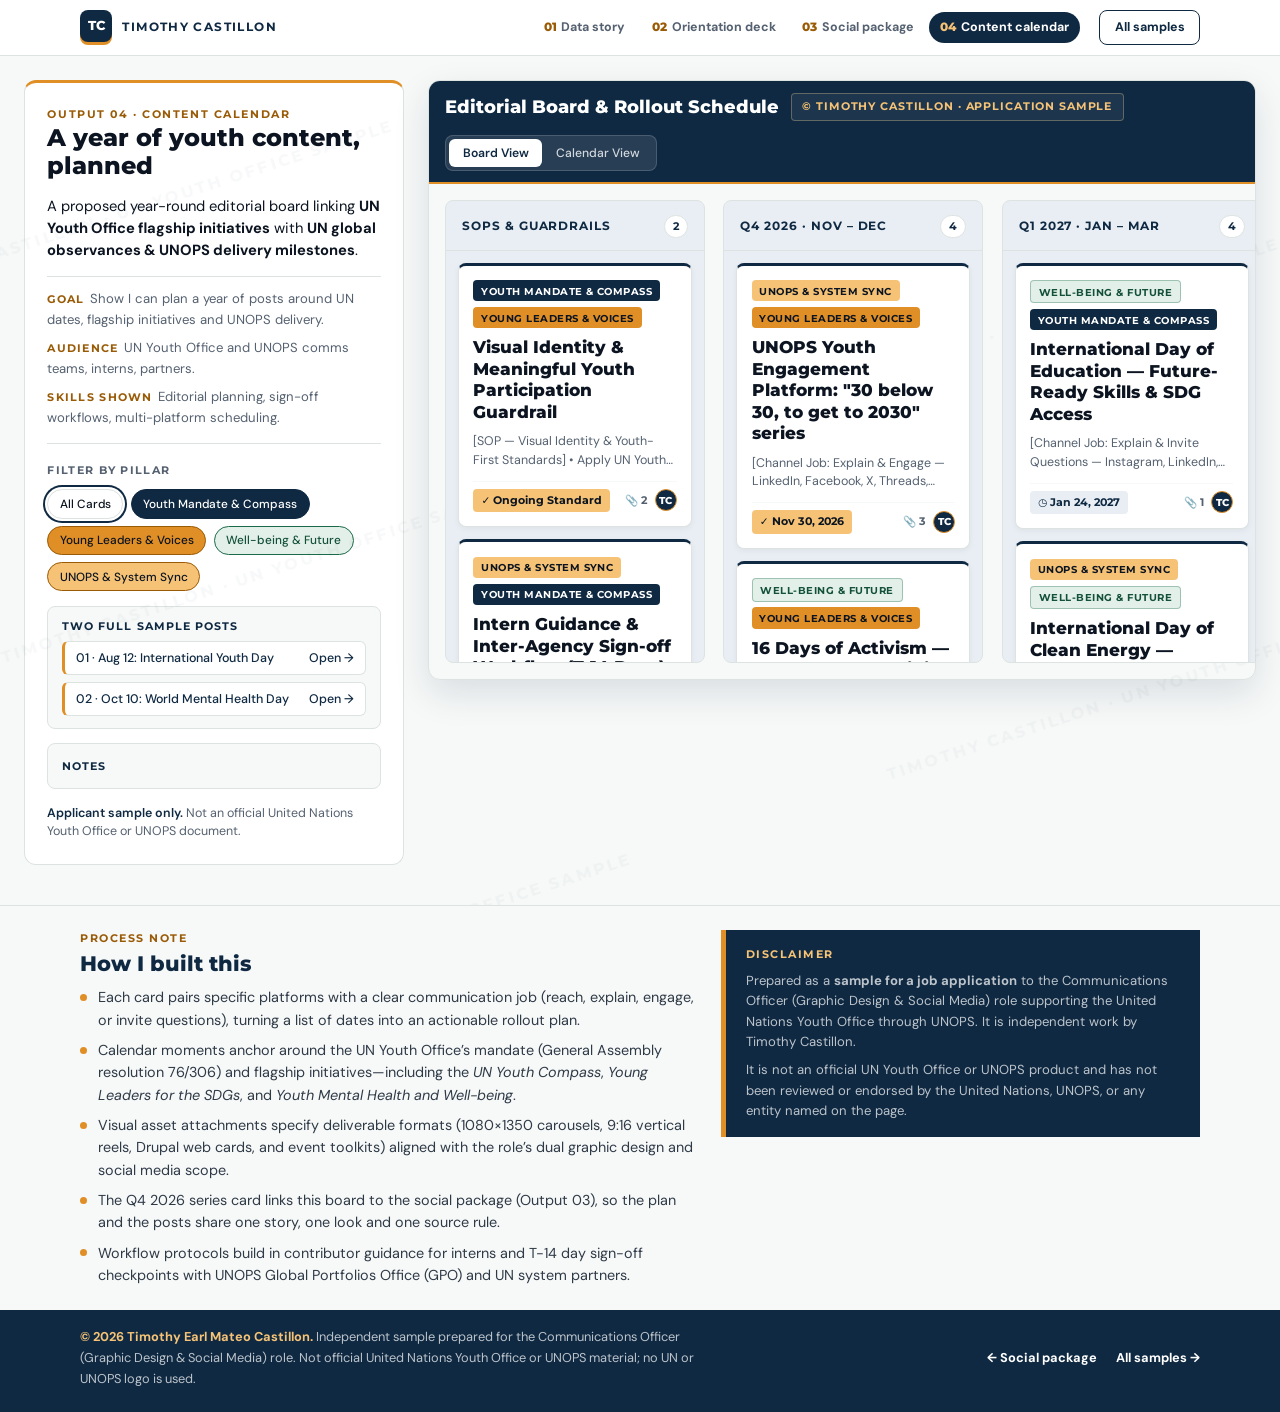
<file: content-calendar.html>
<!DOCTYPE html>
<html lang="en">
<head>
  <meta charset="UTF-8" />
  <meta name="viewport" content="width=device-width, initial-scale=1.0, viewport-fit=cover" />
  <title>Content calendar · Timothy Castillon</title>
  <meta name="description" content="Sample editorial and social media calendar prepared by Timothy Castillon for the Communications Officer (Graphic Design &amp; Social Media) role at the UN Youth Office / UNOPS." />
  <link rel="preconnect" href="https://fonts.googleapis.com" />
  <link rel="preconnect" href="https://fonts.gstatic.com" crossorigin />
  <link href="https://fonts.googleapis.com/css2?family=DM+Sans:wght@400;500;700&family=Montserrat:wght@700;800&display=swap" rel="stylesheet" />
  <style>
    /* ─── PORTFOLIO DESIGN TOKENS (100% COORDINATED) ──────────── */
    :root{--ink:#0B1420;--fog:#F7F9F8;--white:#fff;--sage:#0F2942;--sage-lt:#E8EEF3;--gold:#E08E26;--gold-lt:#F6C376;--muted:#556170;--border:#DCE3E0;--radius:8px;--nav-h:56px;
 --navy:#0F2942;--navy-lt:#E8EEF3;--amber:#E08E26;--amber-dk:#9A5B07;--amber-lt:#F6C376;--green:#1B6B4A;--green-lt:#E3F0E9;--line:#DCE3E0;--r:8px;--wrap:1120px;
 --fh:'Montserrat',system-ui,sans-serif;--fb:'DM Sans',system-ui,sans-serif}

    /* ─── RESET & BASE ───────────────────────────────────────── */
    *, *::before, *::after { box-sizing: border-box; margin: 0; padding: 0; }
    html { font-size: 16px; -webkit-text-size-adjust: 100%; text-size-adjust: 100%; }
    body {
      background: var(--fog);
      color: var(--ink);
      font-family: var(--fb);
      line-height: 1.65;
      overflow-x: clip;
      min-height: 100vh;
      display: flex;
      flex-direction: column;
    }
    a { color: inherit; text-decoration: none; }
    button, input, select, textarea { font-family: inherit; }

    /* ── nav ───────────────────────────── */
.nav{position:fixed;inset:0 0 auto 0;z-index:100;height:var(--nav-h);display:flex;align-items:center;gap:1.2rem;padding:0 max(5vw,calc((100vw - var(--wrap))/2));background:rgba(255,255,255,.94);backdrop-filter:blur(10px);border-bottom:1px solid var(--line)}
.brand{display:inline-flex;align-items:center;gap:.65rem;text-decoration:none;font-family:var(--fh);font-weight:700;font-size:.72rem;letter-spacing:.12em;text-transform:uppercase;color:var(--navy);white-space:nowrap}
.mark{display:inline-grid;place-items:center;width:32px;height:32px;border-radius:8px;background:var(--navy);color:#fff;font-family:var(--fh);font-weight:800;font-size:.82rem;letter-spacing:0;box-shadow:0 3px 0 var(--amber);margin-bottom:3px}
.series{display:flex;gap:.25rem;margin-left:auto;list-style:none}
.series a{display:block;padding:.35rem .7rem;border-radius:999px;font-size:.78rem;font-weight:700;text-decoration:none;color:var(--muted);white-space:nowrap}
.series a b{font-family:var(--fh);font-weight:800;color:var(--amber-dk);margin-right:.3rem}
.series a:hover{background:var(--navy-lt);color:var(--navy)}
.series a[aria-current=page]{background:var(--navy);color:#fff}
.series a[aria-current=page] b{color:var(--amber-lt)}
.back{font-size:.78rem;font-weight:700;text-decoration:none;color:var(--navy);padding:.4rem .9rem;border:1px solid var(--navy);border-radius:var(--r);white-space:nowrap}
.back:hover{background:var(--navy);color:#fff}
@media(max-width:860px){.brand span:last-child{display:none}.series a{padding:.35rem .5rem}.series a span{display:none}}
@media(max-width:480px){.back{display:none}.series{margin-left:auto}}


/* ─── MAIN SPLIT LAYOUT ──────────────────────────────────── */
    .split-shell {
      padding-top: var(--nav-h);
      display: grid;
      grid-template-columns: 380px minmax(0, 1fr);
      flex: 1;
      min-height: 100vh;
    }
    @media (max-width: 1060px) {
      .split-shell {
        grid-template-columns: 1fr;
      }
    }

    /* ─── LEFT CONTEXT SIDEBAR ───────────────────────────────── */
    .context-sidebar {
      background: var(--white);
      border-right: 1px solid var(--border);
      border-top: 3px solid var(--gold);
      padding: 1.2rem 1.4rem 1.4rem;
      position: sticky;
      top: var(--nav-h);
      height: calc(100vh - var(--nav-h));
      overflow-y: auto;
      display: flex;
      flex-direction: column;
      gap: .9rem;
    }
    @media (max-width: 1060px) {
      .context-sidebar {
        position: static;
        height: auto;
        border-right: none;
        border-bottom: 1px solid var(--border);
      }
    }
    .sidebar-eyebrow {
      font-family: var(--fh); font-weight: 700;
      font-size: 0.7rem;
      letter-spacing: 0.14em;
      text-transform: uppercase;
      color: var(--amber-dk);
    }
    .sidebar-title {
      font-family: var(--fh); font-weight: 800;
      font-size: 1.35rem;
      line-height: 1.18;
      color: var(--ink);
      
    }
    .sidebar-copy {
      font-size: 0.88rem;
      color: var(--muted);
      line-height: 1.65;
    }
    .sidebar-card-note {
      background: var(--fog);
      border: 1px solid var(--border);
      border-radius: var(--radius);
      padding: 0.9rem 1rem;
      font-size: 0.82rem;
      color: var(--ink);
      line-height: 1.55;
    }
    .sidebar-card-note-label {
      font-family: var(--fh); font-weight: 700;
      font-size: 0.67rem;
      letter-spacing: 0.1em;
      text-transform: uppercase;
      color: var(--sage);
      margin-bottom: 0.35rem;
      display: block;
      font-weight: 700;
    }
    .sample-quick-links {
      display: flex;
      flex-direction: column;
      gap: 0.45rem;
      margin-top: 0.6rem;
    }
    .sample-jump-btn {
      width: 100%;
      text-align: left;
      background: var(--white);
      border: 1px solid var(--border);
      border-left: 3px solid var(--gold);
      border-radius: 6px;
      padding: 0.5rem 0.7rem;
      font-size: 0.78rem;
      color: var(--sage);
      font-weight: 500;
      cursor: pointer;
      transition: background 0.2s, border-color 0.2s;
      display: flex;
      align-items: center;
      justify-content: space-between;
      gap: 0.5rem;
    }
    .sample-jump-btn:hover {
      background: var(--sage);
      color: var(--white);
      border-color: var(--sage);
    }

    /* Pillar Filter Group */
    .filter-section {
      border-top: 1px solid var(--border);
      padding-top: 1.1rem;
    }
    .filter-label {
      font-family: var(--fh); font-weight: 700;
      font-size: 0.68rem;
      letter-spacing: 0.12em;
      text-transform: uppercase;
      color: var(--muted);
      margin-bottom: 0.6rem;
      display: block;
    }
    .filter-pills {
      display: flex;
      flex-wrap: wrap;
      gap: 0.45rem;
    }
    .pill-btn {
      font-size: 0.74rem;
      font-weight: 500;
      padding: 0.35rem 0.72rem;
      border-radius: 999px;
      border: 1px solid var(--border);
      cursor: pointer;
      transition: transform 0.15s, box-shadow 0.15s, opacity 0.15s;
    }
    .pill-btn:hover {
      transform: translateY(-1px);
    }
    .pill-btn.active {
      box-shadow: 0 0 0 2px var(--white), 0 0 0 4px var(--sage);
    }
    .pill-all { background: var(--white); color: var(--ink); }
    .pill-compass { background: var(--sage); color: var(--white); border-color: var(--sage); }
    .pill-leaders { background: var(--gold); color: var(--white); border-color: var(--amber-dk); }
    .pill-wellbeing { background: var(--sage-lt); color: var(--sage); border-color: var(--sage); }
    .pill-unops { background: var(--gold-lt); color: var(--ink); border-color: var(--amber-dk); }

    /* ─── RIGHT WORKSPACE ────────────────────────────────────── */
    .workspace-area {
      background: var(--fog);
      display: flex;
      flex-direction: column;
      min-width: 0;
      position: relative;
      -webkit-user-select: none;
      user-select: none;
    }

    /* Subtle Diagonal Deterrence Watermark */
    .watermark-overlay {
      position: fixed;
      inset: 0;
      pointer-events: none;
      z-index: 15;
      overflow: hidden;
      opacity: 0.032;
      display: flex;
      flex-wrap: wrap;
      align-content: space-around;
      justify-content: space-around;
      gap: 4rem;
      transform: rotate(-18deg) scale(1.2);
    }
    .watermark-text {
      font-family: var(--fh); font-weight: 700;
      font-size: 0.85rem;
      letter-spacing: 0.14em;
      text-transform: uppercase;
      color: var(--sage);
      white-space: nowrap;
    }

    /* Workspace Toolbar */
    .workspace-toolbar {
      background: var(--sage);
      color: var(--white);
      padding: 0.9rem 1.5rem;
      display: flex;
      flex-wrap: wrap;
      align-items: center;
      justify-content: space-between;
      gap: 0.85rem;
      border-bottom: 2px solid var(--gold);
      position: relative;
      z-index: 20;
    }
    .toolbar-left {
      display: flex;
      flex-wrap: wrap;
      align-items: center;
      gap: 0.75rem;
    }
    .workspace-heading {
      font-family: var(--fh); font-weight: 800;
      font-size: 1.25rem;
      
      color: var(--white);
    }
    .applicant-tag {
      font-family: var(--fh); font-weight: 700;
      font-size: 0.68rem;
      letter-spacing: 0.08em;
      text-transform: uppercase;
      color: var(--gold-lt);
      border: 1px solid rgba(226, 198, 140, 0.35);
      background: rgba(255, 255, 255, 0.06);
      padding: 0.25rem 0.65rem;
      border-radius: 4px;
    }
    .view-toggle {
      display: inline-flex;
      background: rgba(255, 255, 255, 0.1);
      padding: 3px;
      border-radius: var(--radius);
      border: 1px solid rgba(255, 255, 255, 0.16);
    }
    .view-btn {
      font-size: 0.76rem;
      font-weight: 500;
      padding: 0.38rem 0.85rem;
      border-radius: 6px;
      border: none;
      cursor: pointer;
      transition: background 0.2s, color 0.2s;
      background: transparent;
      color: rgba(255, 255, 255, 0.8);
    }
    .view-btn.active {
      background: var(--white);
      color: var(--sage);
      font-weight: 600;
    }

    /* ─── BOARD VIEW (TRELLO-STYLE COLUMNS) ─────────────────── */
    .board-container {
      padding: 1rem;
      display: flex;
      align-items: flex-start;
      gap: 1.15rem;
      overflow-x: auto;
      flex: 1;
      position: relative;
      z-index: 20;
    }
    .board-container::-webkit-scrollbar { height: 10px; }
    .board-container::-webkit-scrollbar-track { background: rgba(0, 33, 71, 0.07); border-radius: 6px; }
    .board-container::-webkit-scrollbar-thumb { background: rgba(0, 33, 71, 0.26); border-radius: 6px; }

    .trello-list {
      width: 288px;
      flex-shrink: 0;
      background: var(--sage-lt);
      border: 1px solid var(--border);
      border-radius: var(--radius);
      display: flex;
      flex-direction: column;
      max-height: calc(100vh - 165px);
    }
    @media (max-width: 1060px) {
      .trello-list { max-height: 620px; }
    }
    .list-header {
      padding: 0.85rem 1rem 0.7rem;
      display: flex;
      align-items: center;
      justify-content: space-between;
      border-bottom: 1px solid var(--border);
    }
    .list-title {
      font-family: var(--fh); font-weight: 700;
      font-size: 0.74rem;
      font-weight: 700;
      letter-spacing: 0.08em;
      text-transform: uppercase;
      color: var(--sage);
    }
    .list-count {
      font-family: var(--fh); font-weight: 700;
      font-size: 0.7rem;
      color: var(--sage);
      background: var(--white);
      border: 1px solid var(--border);
      padding: 0.1rem 0.5rem;
      border-radius: 999px;
    }
    .list-cards {
      padding: 0.75rem;
      display: flex;
      flex-direction: column;
      gap: 0.75rem;
      overflow-y: auto;
    }
    .list-cards::-webkit-scrollbar { width: 5px; }
    .list-cards::-webkit-scrollbar-thumb { background: rgba(0, 33, 71, 0.2); border-radius: 4px; }

    /* Trello Card */
    .t-card {
      background: var(--white);
      border: 1px solid var(--border);
      border-top: 3px solid var(--sage);
      border-radius: var(--radius);
      padding: 0.9rem;
      cursor: pointer;
      transition: transform 0.18s, box-shadow 0.18s, border-color 0.18s;
      display: flex;
      flex-direction: column;
      gap: 0.55rem;
      box-shadow: 0 2px 6px rgba(11, 20, 32, 0.05);
    }
    .t-card.is-sample {
      border-top: 3px solid var(--gold);
      background: linear-gradient(to bottom, rgba(226, 198, 140, 0.14), var(--white) 42%);
    }
    .t-card:hover {
      transform: translateY(-2px);
      box-shadow: 0 10px 22px rgba(0, 33, 71, 0.12);
      border-color: var(--amber-dk);
    }
    .t-card-pills {
      display: flex;
      flex-wrap: wrap;
      gap: 0.35rem;
    }
    .t-pill {
      font-family: var(--fh); font-weight: 700;
      font-size: 0.62rem;
      letter-spacing: 0.05em;
      text-transform: uppercase;
      padding: 0.16rem 0.48rem;
      border-radius: 4px;
      font-weight: 700;
    }
    .t-pill-compass { background: var(--sage); color: var(--white); }
    .t-pill-leaders { background: var(--gold); color: var(--white); }
    .t-pill-wellbeing { background: var(--sage-lt); color: var(--sage); border: 1px solid rgba(0, 33, 71, 0.2); }
    .t-pill-unops { background: var(--gold-lt); color: var(--ink); }
    .t-pill-sample { background: var(--ink); color: var(--gold-lt); }

    .t-card-title {
      font-family: var(--fh); font-weight: 800;
      font-size: 1.05rem;
      line-height: 1.28;
      color: var(--ink);
      
    }
    .t-card-excerpt {
      font-size: 0.78rem;
      color: var(--muted);
      line-height: 1.5;
      display: -webkit-box;
      -webkit-line-clamp: 2;
      -webkit-box-orient: vertical;
      overflow: hidden;
    }
    .t-card-footer {
      display: flex;
      align-items: center;
      justify-content: space-between;
      gap: 0.5rem;
      padding-top: 0.45rem;
      border-top: 1px solid var(--fog);
      margin-top: 0.15rem;
    }
    .t-date-badge {
      font-family: var(--fh); font-weight: 700;
      font-size: 0.66rem;
      padding: 0.18rem 0.5rem;
      border-radius: 4px;
      display: inline-flex;
      align-items: center;
      gap: 0.3rem;
    }
    .t-date-scheduled {
      background: var(--sage-lt);
      color: var(--sage);
    }
    .t-date-approved {
      background: var(--gold-lt);
      color: var(--ink);
      font-weight: 700;
    }
    .t-meta-right {
      display: flex;
      align-items: center;
      gap: 0.45rem;
    }
    .t-attach-count {
      font-family: var(--fh); font-weight: 700;
      font-size: 0.66rem;
      color: var(--muted);
    }
    .t-avatar {
      width: 22px; height: 22px;
      border-radius: 50%;
      background: var(--sage);
      color: var(--white);
      font-family: var(--fh); font-weight: 800;
      font-size: 0.65rem;
      display: inline-flex;
      align-items: center;
      justify-content: center;
      border: 1px solid var(--gold);
    }

    /* ─── CALENDAR VIEW ──────────────────────────────────────── */
    .calendar-container {
      padding: 1rem;
      display: none;
      flex-direction: column;
      gap: 1.1rem;
      position: relative;
      z-index: 20;
    }
    .calendar-container.active {
      display: flex;
    }
    .cal-header-bar {
      background: var(--white);
      border: 1px solid var(--border);
      border-top: 3px solid var(--gold);
      border-radius: var(--radius);
      padding: 1rem 1.25rem;
      display: flex;
      flex-wrap: wrap;
      align-items: center;
      justify-content: space-between;
      gap: 1rem;
    }
    .cal-month-heading {
      font-family: var(--fh); font-weight: 800;
      font-size: 1.45rem;
      color: var(--ink);
      
    }
    .cal-controls {
      display: flex;
      align-items: center;
      gap: 0.5rem;
    }
    .cal-select {
      background: var(--fog);
      border: 1px solid var(--border);
      color: var(--ink);
      font-size: 0.82rem;
      font-weight: 500;
      padding: 0.45rem 0.85rem;
      border-radius: var(--radius);
      cursor: pointer;
    }
    .cal-grid-wrap {
      background: var(--white);
      border: 1px solid var(--border);
      border-radius: var(--radius);
      overflow-x: auto;
    }
    .cal-weekdays {
      display: grid;
      grid-template-columns: repeat(7, minmax(110px, 1fr));
      background: var(--sage-lt);
      border-bottom: 1px solid var(--border);
    }
    .cal-weekday {
      font-family: var(--fh); font-weight: 700;
      font-size: 0.7rem;
      text-transform: uppercase;
      letter-spacing: 0.08em;
      color: var(--sage);
      text-align: center;
      padding: 0.6rem 0.25rem;
      font-weight: 700;
    }
    .cal-days-grid {
      display: grid;
      grid-template-columns: repeat(7, minmax(110px, 1fr));
    }
    .cal-cell {
      min-height: 112px;
      border-right: 1px solid var(--border);
      border-bottom: 1px solid var(--border);
      padding: 0.5rem;
      display: flex;
      flex-direction: column;
      gap: 0.35rem;
      background: var(--white);
    }
    .cal-cell:nth-child(7n) { border-right: none; }
    .cal-cell.is-empty { background: var(--fog); opacity: 0.6; }
    .cal-day-num {
      font-family: var(--fh); font-weight: 700;
      font-size: 0.72rem;
      color: var(--muted);
    }
    .cal-cell.has-event .cal-day-num {
      color: var(--sage);
      font-weight: 700;
    }
    .cal-event-chip {
      width: 100%;
      text-align: left;
      background: var(--sage);
      color: var(--white);
      border: none;
      border-left: 3px solid var(--gold);
      border-radius: 5px;
      padding: 0.38rem 0.5rem;
      font-size: 0.72rem;
      line-height: 1.3;
      cursor: pointer;
      transition: background 0.15s;
    }
    .cal-event-chip.is-sample {
      background: var(--gold);
      color: var(--white);
      border-left-color: var(--sage);
    }
    .cal-event-chip:hover {
      background: var(--ink);
    }

    /* ─── GPC-STYLE TRELLO CARD MODAL ────────────────────────── */
    .modal-backdrop {
      position: fixed;
      inset: 0;
      z-index: 200;
      background: rgba(11, 20, 32, 0.68);
      backdrop-filter: blur(3px);
      display: none;
      align-items: flex-start;
      justify-content: center;
      padding: 2rem 1rem;
      overflow-y: auto;
    }
    .modal-backdrop.open {
      display: flex;
    }
    .modal-card {
      background: var(--white);
      width: 100%;
      max-width: 920px;
      border-radius: 12px;
      overflow: hidden;
      border: 1px solid var(--border);
      box-shadow: 0 28px 65px rgba(11, 20, 32, 0.38);
      margin: auto;
    }

    /* Top Cover Header */
    .modal-cover {
      position: relative;
      height: 155px;
      background: var(--sage);
      display: flex;
      align-items: center;
      justify-content: center;
      border-bottom: 3px solid var(--gold);
      overflow: hidden;
    }
    .modal-cover-center {
      background: rgba(255, 255, 255, 0.06);
      border: 1px solid rgba(226, 198, 140, 0.3);
      border-radius: var(--radius);
      padding: 1rem 1.75rem;
      text-align: center;
      color: var(--white);
      max-width: 440px;
      z-index: 2;
    }
    .modal-cover-eyebrow {
      font-family: var(--fh); font-weight: 700;
      font-size: 0.68rem;
      letter-spacing: 0.14em;
      text-transform: uppercase;
      color: var(--gold-lt);
      margin-bottom: 0.35rem;
    }
    .modal-cover-sub {
      font-family: var(--fh); font-weight: 800;
      font-size: 1.1rem;
      color: var(--white);
    }
    .modal-list-pill {
      position: absolute;
      top: 14px; left: 16px;
      background: var(--white);
      color: var(--sage);
      font-family: var(--fh); font-weight: 700;
      font-size: 0.7rem;
      font-weight: 700;
      text-transform: uppercase;
      letter-spacing: 0.06em;
      padding: 0.3rem 0.7rem;
      border-radius: 5px;
      z-index: 3;
    }
    .modal-close-btn {
      position: absolute;
      top: 14px; right: 16px;
      width: 34px; height: 34px;
      border-radius: 50%;
      background: var(--white);
      color: var(--ink);
      border: none;
      font-size: 1.2rem;
      line-height: 1;
      cursor: pointer;
      display: flex;
      align-items: center;
      justify-content: center;
      z-index: 3;
      transition: background 0.15s, color 0.15s;
    }
    .modal-close-btn:hover {
      background: var(--gold);
      color: var(--white);
    }

    /* Modal Two-Column Body */
    .modal-body-grid {
      display: grid;
      grid-template-columns: 1.55fr 1fr;
    }
    @media (max-width: 820px) {
      .modal-body-grid { grid-template-columns: 1fr; }
    }
    .modal-main-col {
      padding: 1.75rem 2rem;
      background: var(--white);
      display: flex;
      flex-direction: column;
      gap: 1.45rem;
    }
    .modal-title-row {
      display: flex;
      align-items: flex-start;
      gap: 0.75rem;
    }
    .status-check-circle {
      margin-top: 0.35rem;
      width: 22px; height: 22px;
      border-radius: 50%;
      border: 2px solid var(--sage);
      background: var(--white);
      color: var(--white);
      display: flex;
      align-items: center;
      justify-content: center;
      cursor: pointer;
      flex-shrink: 0;
      font-size: 0.75rem;
      transition: background 0.15s, border-color 0.15s;
    }
    .status-check-circle.approved {
      background: var(--gold);
      border-color: var(--amber-dk);
    }
    .modal-title-text {
      font-family: var(--fh); font-weight: 800;
      font-size: 1.55rem;
      line-height: 1.22;
      color: var(--ink);
      
    }
    .modal-sublist-line {
      font-size: 0.78rem;
      color: var(--muted);
      margin-top: 0.25rem;
    }
    .modal-sublist-line span {
      text-decoration: underline;
      color: var(--sage);
      font-weight: 500;
    }

    /* Metadata Row (Members, Due Date, Labels) */
    .modal-meta-row {
      padding-left: 2.1rem;
      display: flex;
      flex-wrap: wrap;
      gap: 1.5rem;
    }
    .meta-block-label {
      font-family: var(--fh); font-weight: 700;
      font-size: 0.65rem;
      text-transform: uppercase;
      letter-spacing: 0.08em;
      color: var(--muted);
      margin-bottom: 0.35rem;
    }
    .member-chip {
      display: inline-flex;
      align-items: center;
      gap: 0.45rem;
      background: var(--fog);
      border: 1px solid var(--border);
      padding: 0.25rem 0.65rem 0.25rem 0.3rem;
      border-radius: 999px;
      font-size: 0.76rem;
      font-weight: 500;
      color: var(--ink);
    }
    .member-chip-circle {
      width: 24px; height: 24px;
      border-radius: 50%;
      background: var(--sage);
      color: var(--white);
      font-family: var(--fh); font-weight: 800;
      font-size: 0.7rem;
      display: inline-flex;
      align-items: center;
      justify-content: center;
    }
    .due-date-pill {
      display: inline-flex;
      align-items: center;
      gap: 0.5rem;
      background: var(--fog);
      border: 1px solid var(--border);
      padding: 0.32rem 0.7rem;
      border-radius: 6px;
      font-family: var(--fh); font-weight: 700;
      font-size: 0.74rem;
      color: var(--ink);
    }
    .status-toggle-tag {
      padding: 0.15rem 0.5rem;
      border-radius: 4px;
      font-size: 0.66rem;
      font-weight: 700;
      text-transform: uppercase;
      border: none;
      cursor: pointer;
    }
    .status-toggle-tag.scheduled {
      background: var(--sage-lt);
      color: var(--sage);
    }
    .status-toggle-tag.approved {
      background: var(--gold);
      color: var(--white);
    }

    /* Description & Copy Box */
    .modal-section-head {
      display: flex;
      align-items: center;
      justify-content: space-between;
      gap: 0.75rem;
      margin-bottom: 0.55rem;
    }
    .modal-section-title {
      font-family: var(--fh); font-weight: 800;
      font-size: 1.15rem;
      color: var(--ink);
      
      display: flex;
      align-items: center;
      gap: 0.55rem;
    }
    .copy-sample-btn {
      font-family: var(--fh); font-weight: 700;
      font-size: 0.68rem;
      text-transform: uppercase;
      letter-spacing: 0.06em;
      background: var(--sage);
      color: var(--white);
      border: none;
      padding: 0.38rem 0.75rem;
      border-radius: 5px;
      cursor: pointer;
      transition: background 0.15s;
    }
    .copy-sample-btn:hover {
      background: var(--gold);
    }
    .modal-desc-wrap {
      padding-left: 2.1rem;
      display: flex;
      flex-direction: column;
      gap: 0.6rem;
    }
    .modal-textarea {
      width: 100%;
      min-height: 130px;
      background: var(--fog);
      border: 1px solid var(--border);
      border-radius: var(--radius);
      padding: 0.9rem 1rem;
      font-size: 0.88rem;
      line-height: 1.65;
      color: var(--ink);
      resize: vertical;
      -webkit-user-select: text;
      user-select: text;
    }
    .modal-textarea:focus {
      outline: none;
      border-color: var(--sage);
      background: var(--white);
    }
    .coord-callout {
      background: var(--sage-lt);
      border-left: 3px solid var(--sage);
      padding: 0.65rem 0.85rem;
      border-radius: 0 6px 6px 0;
      font-size: 0.78rem;
      color: var(--sage);
      line-height: 1.5;
    }

    /* Attachments */
    .attachments-grid {
      padding-left: 2.1rem;
      display: grid;
      grid-template-columns: repeat(auto-fit, minmax(210px, 1fr));
      gap: 0.65rem;
    }
    .attachment-item {
      display: flex;
      align-items: center;
      gap: 0.7rem;
      background: var(--fog);
      border: 1px solid var(--border);
      border-radius: 6px;
      padding: 0.6rem 0.75rem;
    }
    .att-badge {
      background: var(--sage);
      color: var(--gold-lt);
      font-family: var(--fh); font-weight: 700;
      font-size: 0.66rem;
      font-weight: 700;
      padding: 0.45rem 0.55rem;
      border-radius: 4px;
      flex-shrink: 0;
    }
    .att-info {
      min-width: 0;
    }
    .att-name {
      font-size: 0.78rem;
      font-weight: 600;
      color: var(--ink);
      white-space: nowrap;
      overflow: hidden;
      text-overflow: ellipsis;
    }
    .att-meta {
      font-size: 0.7rem;
      color: var(--muted);
    }

    /* Right Activity Column */
    .modal-side-col {
      background: var(--fog);
      border-left: 1px solid var(--border);
      padding: 1.5rem;
      display: flex;
      flex-direction: column;
      gap: 1rem;
    }
    @media (max-width: 820px) {
      .modal-side-col {
        border-left: none;
        border-top: 1px solid var(--border);
      }
    }
    .activity-heading {
      font-family: var(--fh); font-weight: 800;
      font-size: 1.08rem;
      color: var(--ink);
      
    }
    .comment-box {
      background: var(--white);
      border: 1px solid var(--border);
      border-radius: var(--radius);
      padding: 0.6rem;
    }
    .comment-input {
      width: 100%;
      border: none;
      font-size: 0.8rem;
      color: var(--ink);
      resize: none;
      outline: none;
      background: transparent;
      -webkit-user-select: text;
      user-select: text;
    }
    .comment-actions {
      display: flex;
      justify-content: flex-end;
      margin-top: 0.4rem;
    }
    .comment-save-btn {
      background: var(--sage);
      color: var(--white);
      border: none;
      border-radius: 5px;
      padding: 0.32rem 0.75rem;
      font-size: 0.74rem;
      font-weight: 500;
      cursor: pointer;
    }
    .comment-save-btn:hover {
      background: var(--gold);
    }
    .activity-list {
      display: flex;
      flex-direction: column;
      gap: 0.85rem;
      max-height: 310px;
      overflow-y: auto;
    }
    .activity-item {
      display: flex;
      align-items: flex-start;
      gap: 0.55rem;
      font-size: 0.78rem;
      line-height: 1.45;
    }
    .act-avatar {
      width: 24px; height: 24px;
      border-radius: 50%;
      background: var(--sage);
      color: var(--white);
      font-family: var(--fh); font-weight: 800;
      font-size: 0.68rem;
      display: inline-flex;
      align-items: center;
      justify-content: center;
      flex-shrink: 0;
      margin-top: 2px;
    }
    .act-bubble {
      background: var(--white);
      border: 1px solid var(--border);
      border-radius: 6px;
      padding: 0.5rem 0.65rem;
      margin-top: 0.25rem;
      color: var(--ink);
    }
    .act-time {
      font-family: var(--fh); font-weight: 700;
      font-size: 0.64rem;
      color: var(--muted);
      display: block;
      margin-top: 0.15rem;
    }

    /* Toast */
    .toast-banner {
      position: fixed;
      bottom: 1.5rem;
      right: 1.5rem;
      z-index: 300;
      background: var(--sage);
      color: var(--white);
      border-left: 4px solid var(--gold);
      padding: 0.7rem 1.1rem;
      border-radius: var(--radius);
      font-size: 0.8rem;
      box-shadow: 0 12px 28px rgba(11, 20, 32, 0.25);
      opacity: 0;
      transform: translateY(16px);
      pointer-events: none;
      transition: opacity 0.25s, transform 0.25s;
    }
    .toast-banner.show {
      opacity: 1;
      transform: translateY(0);
    }

    /* ── footer ────────────────────────── */
footer{background:var(--navy);color:rgba(255,255,255,.72);padding:1rem max(5vw,calc((100vw - var(--wrap))/2)) calc(1.4rem + env(safe-area-inset-bottom));font-size:.8rem;display:flex;flex-wrap:wrap;gap:.6rem 2rem;justify-content:space-between;align-items:center}
footer p{max-width:70ch}footer b{color:var(--amber-lt)}
footer nav{display:flex;gap:1.2rem}footer a{color:#fff;font-weight:700;text-decoration:none}footer a:hover{color:var(--amber-lt)}
.toast{position:fixed;left:50%;bottom:22px;transform:translateX(-50%);z-index:300;background:var(--navy);color:#fff;font-size:.82rem;padding:.55rem 1rem;border-radius:var(--r);border-bottom:3px solid var(--amber);opacity:0;pointer-events:none;transition:opacity .2s}
.toast.show{opacity:1}

/* brand harmonisation */
.pill-leaders,.t-pill-leaders{color:var(--ink)}
.pill-wellbeing{background:var(--green-lt);color:#14513a;border-color:var(--green)}
.t-pill-wellbeing{background:var(--green-lt);color:#14513a;border:1px solid rgba(27,107,74,.35)}
.copy-sample-btn:hover,.comment-save-btn:hover{color:var(--ink)}
.sidebar-title,.workspace-heading,.t-card-title,.cal-month-heading,.modal-title-text{text-transform:none}
.sidebar-goal{display:grid;gap:.35rem;font-size:.82rem;color:var(--muted);border-top:1px solid var(--border);padding-top:.7rem}
.sidebar-goal b{font-family:var(--fh);font-size:.66rem;letter-spacing:.12em;text-transform:uppercase;color:var(--amber-dk);margin-right:.35rem}
</style>

<style id="tcx-process-css">.tcx{background:var(--fog);color:var(--ink);font-family:var(--fb);padding:1.5rem 5vw;border-top:1px solid var(--line);line-height:1.55;position:relative;z-index:21;width:100%}
.tcx *,.tcx *::before,.tcx *::after{box-sizing:border-box}
.tcx-wrap{max-width:var(--wrap);margin:0 auto;display:grid;gap:1.2rem;grid-template-columns:1.3fr 1fr;align-items:start}
@media(max-width:860px){.tcx-wrap{grid-template-columns:1fr}}
.tcx-k{font-family:var(--fh);font-weight:700;font-size:.68rem;letter-spacing:.14em;text-transform:uppercase;color:var(--amber-dk);margin-bottom:.3rem}
.tcx-note h2{font-family:var(--fh);font-weight:800;font-size:1.3rem;line-height:1.2;margin-bottom:.6rem;color:var(--navy)}
.tcx-note ul{list-style:none;display:grid;gap:.5rem}
.tcx-note li{position:relative;padding-left:1.1rem;font-size:.9rem;color:#2f3a47}
.tcx-note li::before{content:"";position:absolute;left:0;top:.55em;width:7px;height:7px;border-radius:50%;background:var(--amber)}
.tcx-disc{background:var(--navy);color:rgba(255,255,255,.88);border-left:5px solid var(--amber);padding:1rem 1.2rem;font-size:.86rem}
.tcx-disc .tcx-k{color:var(--amber-lt)}
.tcx-disc p+p{margin-top:.5rem;font-size:.82rem;color:rgba(255,255,255,.72)}</style>

<meta name="robots" content="noindex, nofollow, noarchive" />
<meta name="googlebot" content="noindex, nofollow" />
<style id="tcx-protect-css">
  html, body { -webkit-user-select: none; -ms-user-select: none; user-select: none; -webkit-touch-callout: none; }
  input, textarea, select, [contenteditable="true"] { -webkit-user-select: text; user-select: text; }
  img { -webkit-user-drag: none; user-drag: none; }
</style>
<script id="tcx-protect-js">
  /* Deterrence only. It stops casual saving and copying, not a determined person. */
  (function () {
    var msg = 'Application sample by Timothy Castillon. Source download is disabled.';
    function toast() {
      var t = document.getElementById('tcxToast');
      if (!t) {
        t = document.createElement('div');
        t.id = 'tcxToast'; t.setAttribute('role', 'status');
        t.style.cssText = 'position:fixed;left:50%;bottom:24px;transform:translateX(-50%);z-index:99999;background:#002147;color:#fff;font:500 13px/1.4 Inter,system-ui,sans-serif;padding:10px 16px;border-radius:8px;border-bottom:3px solid #ab7d2c;box-shadow:0 8px 24px rgba(0,0,0,.25);opacity:0;transition:opacity .2s;pointer-events:none;max-width:90vw;text-align:center';
        document.body.appendChild(t);
      }
      t.textContent = msg; t.style.opacity = '1';
      clearTimeout(t._h); t._h = setTimeout(function () { t.style.opacity = '0'; }, 2200);
    }
    document.addEventListener('contextmenu', function (e) { e.preventDefault(); toast(); });
    document.addEventListener('dragstart', function (e) { if (e.target && e.target.tagName === 'IMG') e.preventDefault(); });
    document.addEventListener('keydown', function (e) {
      var k = (e.key || '').toLowerCase();
      var mod = e.ctrlKey || e.metaKey;
      var block =
        e.key === 'F12' ||
        (mod && e.shiftKey && (k === 'i' || k === 'j' || k === 'c')) ||
        (e.metaKey && e.altKey && (k === 'i' || k === 'j' || k === 'c' || k === 'u')) ||
        (mod && (k === 'u' || k === 's' || k === 'p'));
      if (block) { e.preventDefault(); toast(); }
    });
  })();
</script>

<style id="tc-compact-board">
  :root { --board-h: min(600px, calc(100vh - 150px)); }
  .split-shell { max-width: 1320px; margin: 0 auto; width: 100%; min-height: 0; align-items: start; gap: 1.5rem;
    grid-template-columns: minmax(300px, 380px) minmax(0, 1fr); padding: calc(var(--nav-h) + 1.5rem) 1.5rem 2.5rem; }
  .context-sidebar { position: static; height: auto; overflow: visible; border: 1px solid var(--border); border-top: 3px solid var(--gold); border-radius: 12px; }
  .workspace-area { position: sticky; top: calc(var(--nav-h) + 1rem); height: var(--board-h); border: 1px solid var(--border); border-radius: 12px; overflow: hidden; box-shadow: 0 14px 36px rgba(0,33,71,.12); }
  .board-container { padding: 1rem; overflow: auto; min-height: 0; align-items: stretch; }
  .trello-list { width: 260px; max-height: none; }
  .workspace-toolbar { padding: .7rem 1rem; }
  .workspace-heading { font-size: 1.1rem; }
  @media (max-width: 1060px) {
    .split-shell { grid-template-columns: 1fr; padding: calc(var(--nav-h) + 1rem) 1rem 2rem; }
    .workspace-area { position: relative; top: 0; height: min(560px, 75vh); }
    .context-sidebar { border-right: 1px solid var(--border); }
    .trello-list { width: 240px; }
  }
  @media (max-width: 560px) {
    .split-shell { padding-left: .6rem; padding-right: .6rem; gap: 1rem; }
    .workspace-area { height: min(520px, 78vh); border-radius: 10px; }
    .trello-list { width: 82vw; }
  }
</style>

<style id="tc-sidebar-short">
  .context-sidebar{gap:.9rem;padding:1.4rem 1.4rem 1.5rem}
  .context-sidebar .sidebar-title{font-size:1.5rem}
  .context-sidebar .sidebar-copy{font-size:.92rem;line-height:1.5;color:var(--ink)}
  .context-sidebar .sidebar-card-note{padding:.75rem .85rem}
  .context-sidebar .sample-quick-links{margin-top:.35rem}
  .sidebar-more{border:1px solid var(--border);border-radius:var(--radius);background:var(--fog);font-size:.85rem;line-height:1.5;color:var(--ink)}
  .sidebar-more summary{cursor:pointer;padding:.65rem .85rem;min-height:44px;display:flex;align-items:center;font-family:var(--fh);font-size:.7rem;letter-spacing:.1em;text-transform:uppercase;font-weight:700;color:var(--sage)}
  .sidebar-more p{padding:0 .85rem .75rem}
  .sidebar-disc{font-size:.78rem;line-height:1.45;color:var(--muted)}
  .sidebar-disc strong{color:var(--sage);font-weight:600}
</style>
</head>
<body>

  <nav class="nav" aria-label="Sample work"><a class="brand" href="../index.html" aria-label="Timothy Castillon, back to main application site"><span class="mark" aria-hidden="true">TC</span><span>Timothy Castillon</span></a><ul class="series"><li><a href="data-story.html"><b>01</b><span>Data story</span></a></li><li><a href="orientation-deck.html"><b>02</b><span>Orientation deck</span></a></li><li><a href="social-package.html"><b>03</b><span>Social package</span></a></li><li><a href="content-calendar.html" aria-current="page"><b>04</b><span>Content calendar</span></a></li></ul><a class="back" href="sample-work.html">All samples</a></nav>

  <!-- TWO-COLUMN SPLIT SHELL -->
  <div class="split-shell">

    <!-- LEFT CONTEXT SIDEBAR -->
    <aside class="context-sidebar" aria-label="Calendar overview and editorial notes">
      <div>
        <p class="sidebar-eyebrow">Output 04 &middot; Content calendar</p>
        <h1 class="sidebar-title">A year of youth content, planned</h1>
      </div>

      <p class="sidebar-copy">
        A proposed year-round editorial board linking <strong>UN Youth Office flagship initiatives</strong> with <strong>UN global observances &amp; UNOPS delivery milestones</strong>.
      </p>

      <div class="sidebar-goal"><span><b>Goal</b>Show I can plan a year of posts around UN dates, flagship initiatives and UNOPS delivery.</span><span><b>Audience</b>UN Youth Office and UNOPS comms teams, interns, partners.</span><span><b>Skills shown</b>Editorial planning, sign-off workflows, multi-platform scheduling.</span></div>

      <div class="filter-section">
        <span class="filter-label">Filter by pillar</span>
        <div class="filter-pills">
          <button type="button" class="pill-btn pill-all active" data-filter="all" onclick="setFilter('all')">All Cards</button>
          <button type="button" class="pill-btn pill-compass" data-filter="compass" onclick="setFilter('compass')">Youth Mandate &amp; Compass</button>
          <button type="button" class="pill-btn pill-leaders" data-filter="leaders" onclick="setFilter('leaders')">Young Leaders &amp; Voices</button>
          <button type="button" class="pill-btn pill-wellbeing" data-filter="wellbeing" onclick="setFilter('wellbeing')">Well-being &amp; Future</button>
          <button type="button" class="pill-btn pill-unops" data-filter="unops" onclick="setFilter('unops')">UNOPS &amp; System Sync</button>
        </div>
      </div>

      <div class="sidebar-card-note">
        <span class="sidebar-card-note-label">Two full sample posts</span>
        <div class="sample-quick-links">
          <button type="button" class="sample-jump-btn" onclick="openCardModal('q3_iyd')">
            <span>01 · Aug 12: International Youth Day</span>
            <span>Open →</span>
          </button>
          <button type="button" class="sample-jump-btn" onclick="openCardModal('q4_mental_health')">
            <span>02 · Oct 10: World Mental Health Day</span>
            <span>Open →</span>
          </button>
        </div>
      </div>

      <details class="sidebar-more">
        <summary>Notes</summary>
        <p><strong>Cohort &amp; summit dates marked TBC</strong> reflect annual UNGA/HLPF/COP scheduling windows; fixed UN observances follow official UN dates.</p>
        <p>Posts are designed for multi-platform rollout (Instagram, TikTok, Threads, LinkedIn, X) in coordination with the Partnerships, Communications and Advocacy Section, the ASG for Youth Affairs, and UNOPS GPO/DSI focal points.</p>
      </details>

      <p class="sidebar-disc"><strong>Applicant sample only.</strong> Not an official United Nations Youth Office or UNOPS document.</p>
    </aside>

    <!-- RIGHT INTERACTIVE WORKSPACE -->
    <main class="workspace-area" id="protectedWorkspace">

      <!-- Faint Diagonal Deterrence Watermark -->
      <div class="watermark-overlay" aria-hidden="true">
        <span class="watermark-text">Timothy Castillon · UN Youth Office sample</span>
        <span class="watermark-text">Timothy Castillon · UN Youth Office sample</span>
        <span class="watermark-text">Timothy Castillon · UN Youth Office sample</span>
        <span class="watermark-text">Timothy Castillon · UN Youth Office sample</span>
        <span class="watermark-text">Timothy Castillon · UN Youth Office sample</span>
        <span class="watermark-text">Timothy Castillon · UN Youth Office sample</span>
      </div>

      <!-- Workspace Header Bar -->
      <div class="workspace-toolbar">
        <div class="toolbar-left">
          <h2 class="workspace-heading">Editorial Board &amp; Rollout Schedule</h2>
          <span class="applicant-tag">© Timothy Castillon · Application Sample</span>
        </div>

        <div class="view-toggle" role="tablist" aria-label="Workspace view switcher">
          <button type="button" id="btnBoardView" class="view-btn active" onclick="switchView('board')">Board View</button>
          <button type="button" id="btnCalendarView" class="view-btn" onclick="switchView('calendar')">Calendar View</button>
        </div>
      </div>

      <!-- BOARD VIEW -->
      <div id="boardContainer" class="board-container"></div>

      <!-- CALENDAR VIEW -->
      <div id="calendarContainer" class="calendar-container">
        <div class="cal-header-bar">
          <div>
            <h3 id="calMonthHeading" class="cal-month-heading">August 2027</h3>
            <p style="font-size: 0.78rem; color: var(--muted);">Select any scheduled card on the grid to inspect sample copy, visual specs, or workflow notes.</p>
          </div>
          <div class="cal-controls">
            <label for="calMonthSelect" style="font-family: var(--fh); font-weight: 700; font-size: 0.7rem; text-transform: uppercase; color: var(--muted);">Month:</label>
            <select id="calMonthSelect" class="cal-select" onchange="renderCalendar()">
              <option value="2026-11">November 2026 (16 Days Kickoff)</option>
              <option value="2026-12">December 2026 (UN Water &amp; Human Rights)</option>
              <option value="2027-01">January 2027 (Education &amp; Clean Energy)</option>
              <option value="2027-02">February 2027 (Women in Science)</option>
              <option value="2027-03">March 2027 (International Women's Day)</option>
              <option value="2027-04">April 2027 (Mother Earth Day)</option>
              <option value="2027-05">May 2027 (UN STI Forum)</option>
              <option value="2027-06">June 2027 (World Environment Day)</option>
              <option value="2027-07">July 2027 (HLPF New York)</option>
              <option value="2027-08" selected>August 2027 (Sample Post 01 · IYD)</option>
              <option value="2027-09">September 2027 (UNGA 82 &amp; Peace Day)</option>
              <option value="2027-10">October 2027 (Sample Post 02 · Mental Health)</option>
              <option value="2027-11">November 2027 (COP32 &amp; Children's Day)</option>
            </select>
          </div>
        </div>

        <div class="cal-grid-wrap">
          <div class="cal-weekdays">
            <div class="cal-weekday">Mon</div>
            <div class="cal-weekday">Tue</div>
            <div class="cal-weekday">Wed</div>
            <div class="cal-weekday">Thu</div>
            <div class="cal-weekday">Fri</div>
            <div class="cal-weekday">Sat</div>
            <div class="cal-weekday">Sun</div>
          </div>
          <div id="calDaysGrid" class="cal-days-grid"></div>
        </div>
      </div>

    </main>
  </div>

  <!-- GPC-STYLE TRELLO CARD MODAL -->
  <div id="cardModal" class="modal-backdrop" role="dialog" aria-modal="true" aria-labelledby="modalTitle" onclick="if(event.target===this) closeCardModal()">
    <div class="modal-card" onclick="event.stopPropagation()">

      <!-- Cover Header -->
      <div class="modal-cover">
        <span id="modalListPill" class="modal-list-pill">Q3 · Jul – Sep</span>
        <div class="modal-cover-center">
          <div id="modalCoverEyebrow" class="modal-cover-eyebrow">UN Youth Office · UNOPS Sample</div>
          <div id="modalCoverSub" class="modal-cover-sub">Editorial &amp; Social Media Card</div>
        </div>
        <button type="button" class="modal-close-btn" onclick="closeCardModal()" aria-label="Close card modal">&times;</button>
      </div>

      <!-- Two-Column Trello Body -->
      <div class="modal-body-grid">

        <!-- Left Main Column -->
        <div class="modal-main-col">
          <div class="modal-title-row">
            <button type="button" id="modalStatusCircle" class="status-check-circle" onclick="toggleCardStatus()" title="Toggle Scheduled / Approved status" aria-label="Toggle status">✓</button>
            <div>
              <h2 id="modalTitle" class="modal-title-text">Card Title</h2>
              <p class="modal-sublist-line">in list <span id="modalSublistText">Q3 · Jul – Sep</span></p>
            </div>
          </div>

          <!-- Metadata Row (Members, Due Date, Labels) -->
          <div class="modal-meta-row">
            <div>
              <div class="meta-block-label">Owner</div>
              <div class="member-chip">
                <span class="member-chip-circle">TC</span>
                <span>Timothy Castillon (Applicant)</span>
              </div>
            </div>

            <div>
              <div class="meta-block-label">Target Date &amp; Status</div>
              <div class="due-date-pill">
                <span id="modalDateDisplay">Aug 12, 2027</span>
                <button type="button" id="modalStatusTag" class="status-toggle-tag scheduled" onclick="toggleCardStatus()">Scheduled</button>
              </div>
            </div>
          </div>

          <!-- Description / Post Copy -->
          <div>
            <div class="modal-section-head">
              <h3 class="modal-section-title">Description &amp; Post Copy</h3>
              <button type="button" id="btnCopySample" class="copy-sample-btn" onclick="copySampleText()">Copy Sample Text</button>
            </div>
            <div class="modal-desc-wrap">
              <textarea id="modalTextarea" class="modal-textarea" oninput="updateCardCopy(this.value)"></textarea>
              <div class="coord-callout">
                <strong>Coordination Note:</strong> Final copy, visual assets, and release timing would be cleared with the Partnerships, Communications and Advocacy Section (UN Youth Office), the Office of the ASG for Youth Affairs, and UNOPS GPO/DSI focal points prior to publication.
              </div>
            </div>
          </div>

          <!-- Attachments -->
          <div>
            <div class="modal-section-head">
              <h3 class="modal-section-title">Planned Assets &amp; Attachments</h3>
            </div>
            <div id="modalAttachments" class="attachments-grid"></div>
          </div>
        </div>

        <!-- Right Activity Column -->
        <div class="modal-side-col">
          <h4 class="activity-heading">Comments and activity</h4>

          <div class="comment-box">
            <textarea id="newCommentInput" class="comment-input" rows="2" placeholder="Add a review note or comment..."></textarea>
            <div class="comment-actions">
              <button type="button" class="comment-save-btn" onclick="addComment()">Save</button>
            </div>
          </div>

          <div id="modalActivityList" class="activity-list"></div>
        </div>

      </div>
    </div>
  </div>

  <!-- Toast Notification -->
  <div id="toastBanner" class="toast-banner" role="status" aria-live="polite">Sample post copy copied to clipboard.</div>


<section class="tcx" aria-labelledby="tcxHeading">
  <div class="tcx-wrap">
    <div class="tcx-note">
      <p class="tcx-k">Process note</p>
      <h2 id="tcxHeading">How I built this</h2>
      <ul>
      <li>Each card pairs specific platforms with a clear communication job (reach, explain, engage, or invite questions), turning a list of dates into an actionable rollout plan.</li>
      <li>Calendar moments anchor around the UN Youth Office’s mandate (General Assembly resolution 76/306) and flagship initiatives—including the <em>UN Youth Compass</em>, <em>Young Leaders for the SDGs</em>, and <em>Youth Mental Health and Well-being</em>.</li>
      <li>Visual asset attachments specify deliverable formats (1080×1350 carousels, 9:16 vertical reels, Drupal web cards, and event toolkits) aligned with the role’s dual graphic design and social media scope.</li>
      <li>The Q4 2026 series card links this board to the social package (Output 03), so the plan and the posts share one story, one look and one source rule.</li>
      <li>Workflow protocols build in contributor guidance for interns and T-14 day sign-off checkpoints with UNOPS Global Portfolios Office (GPO) and UN system partners.</li>
      </ul>
    </div>
    <aside class="tcx-disc" role="note" aria-label="Disclaimer">
      <p class="tcx-k">Disclaimer</p>
      <p>Prepared as a <strong>sample for a job application</strong> to the Communications Officer (Graphic Design &amp; Social Media) role supporting the United Nations Youth Office through UNOPS. It is independent work by Timothy Castillon.</p><p>It is not an official UN Youth Office or UNOPS product and has not been reviewed or endorsed by the United Nations, UNOPS, or any entity named on the page.</p>
    </aside>
  </div>
</section>

  

  <script>
    // =========================================================================
    // 1. LISTS, PILLARS & EDITORIAL DATA
    // =========================================================================
    const LISTS = [
      { id: 'sops', title: 'SOPs & Guardrails' },
      { id: 'q4_26', title: 'Q4 2026 · Nov – Dec' },
      { id: 'q1_27', title: 'Q1 2027 · Jan – Mar' },
      { id: 'q2_27', title: 'Q2 2027 · Apr – Jun' },
      { id: 'q3_27', title: 'Q3 2027 · Jul – Sep' },
      { id: 'q4_27', title: 'Q4 2027 · Oct – Dec' }
    ];

    const PILLARS = {
      compass:   { label: 'Youth Mandate & Compass', cls: 't-pill-compass' },
      leaders:   { label: 'Young Leaders & Voices',  cls: 't-pill-leaders' },
      wellbeing: { label: 'Well-being & Future',     cls: 't-pill-wellbeing' },
      unops:     { label: 'UNOPS & System Sync',     cls: 't-pill-unops' }
    };

    const CARDS = [
      // --- SOPs & Guardrails ---
      {
        id: 'sop_visual_identity',
        listId: 'sops',
        title: 'Visual Identity & Meaningful Youth Participation Guardrail',
        date: '',
        dateLabel: 'Ongoing Standard',
        status: 'Approved',
        pillars: ['compass', 'leaders'],
        isSample: false,
        coverTag: 'Brand & Editorial Protocol',
        description: '[SOP — Visual Identity & Youth-First Standards]\n\n• Apply UN Youth Office typography, accessible color contrast, and modular Canva/Adobe templates across all digital and print deliverables. In this sample kit: navy, amber and green, a source line on every card, alt text on every image.\n• Center authentic youth agency—avoid tokenism by pairing policy milestones with direct youth quotes and actionable entry points.\n• Maintain consistent multi-language readiness (EN/FR/ES) and alt-text accessibility standards.',
        attachments: [
          { badge: 'SOP', name: 'UNYouthOffice_Visual_Identity_Checklist.pdf', meta: 'Brand & Accessibility Guide' },
          { badge: 'FIG', name: 'Social_Card_Template_System_v1.fig', meta: '1080×1350 & 9:16 Master Kit' }
        ],
        activity: [
          { user: 'Timothy Castillon', text: 'added visual identity and accessibility guardrail to SOPs & Guardrails', time: 'Application Sample · Nov 2026', isComment: false }
        ]
      },
      {
        id: 'sop_workflow',
        listId: 'sops',
        title: 'Intern Guidance & Inter-Agency Sign-off Workflow (T-14 Days)',
        date: '',
        dateLabel: 'T-14 Days Pre-Launch',
        status: 'Scheduled',
        pillars: ['unops', 'compass'],
        isSample: false,
        coverTag: 'Coordination & Trello Workflow',
        description: '[SOP — Content Production & Clearance Pipeline]\n\n• T-14 Days: Brief interns and contributors on copywriting, visual formats, and editorial standards in Trello.\n• T-7 Days: Design review and copy alignment with Partnerships, Communications and Advocacy Section + Drupal web card prep.\n• T-3 Days: Cross-tagging confirmation with UNOPS GPO/DSI, ASG for Youth Affairs comms, and co-hosting UN entities.',
        attachments: [
          { badge: 'DOC', name: 'UNYouth_UNOPS_Clearance_Matrix.docx', meta: 'Editorial & Partner Sign-Off SOP' }
        ],
        activity: [
          { user: 'Timothy Castillon', text: 'added intern editorial guidance and clearance workflow', time: 'Application Sample · Nov 2026', isComment: false }
        ]
      },

      // --- Q4 2026 · Nov – Dec ---
      {
        id: 'q4_26_yep',
        listId: 'q4_26',
        title: 'UNOPS Youth Engagement Platform: "30 below 30, to get to 2030" series',
        date: '2026-11-30',
        dateLabel: 'Nov 30, 2026',
        status: 'Approved',
        pillars: ['unops', 'leaders'],
        isSample: false,
        coverTag: 'Nov 30, 2026 · Series launch (Output 03)',
        description: '[Channel Job: Explain & Engage — LinkedIn, Facebook, X, Threads, Instagram, Reels, TikTok]\n\nHalf the world is under 30. Launch the five-platform package from Output 03: LinkedIn carousel, one image each for Facebook, X and Instagram, and a 35-second reel. Every caption ends in one question; every card names its source.',
        attachments: [
          { badge: 'PDF', name: 'linkedin-carousel.pdf', meta: '5-card LinkedIn carousel' },
          { badge: 'GIF', name: 'reel-preview.gif', meta: '9:16 reel preview' },
          { badge: 'PNG', name: 'x-post.png', meta: 'Stat card, 1600×900' }
        ],
        activity: [
          { user: 'Timothy Castillon', text: 'linked the Output 03 social package to a planned launch card in Q4 2026', time: 'Application Sample · Nov 2026', isComment: false }
        ]
      },
      {
        id: 'q4_26_16days',
        listId: 'q4_26',
        title: '16 Days of Activism — Youth Safety & Digital Space Protection',
        date: '2026-11-25',
        dateLabel: 'Nov 25, 2026',
        status: 'Scheduled',
        pillars: ['wellbeing', 'leaders'],
        isSample: false,
        coverTag: 'Nov 25, 2026 · 16 Days Kickoff',
        description: '[Channel Job: Engage & Reach — Instagram, Threads, X, LinkedIn]\n\nHighlight young women and youth advocates working to eliminate gender-based violence offline and online. Pair high-contrast typographic quote cards with partner amplification across UN Women and UN Youth channels.',
        attachments: [
          { badge: 'PNG', name: '16Days_YouthSafety_Carousel_1080x1350.png', meta: '5-Slide IG/Threads Carousel' }
        ],
        activity: [
          { user: 'Timothy Castillon', text: 'scheduled 16 Days of Activism kickoff card in Q4 2026', time: 'Application Sample · Nov 2026', isComment: false }
        ]
      },
      {
        id: 'q4_26_water',
        listId: 'q4_26',
        title: '2026 UN Water Conference — Youth Perspectives on Water Resilience',
        date: '2026-12-02',
        dateLabel: 'Dec 2–4, 2026',
        status: 'Scheduled',
        pillars: ['unops', 'leaders'],
        isSample: false,
        coverTag: 'Dec 2–4, 2026 · UN Water Conference',
        description: '[Channel Job: Explain & Reach — TikTok, Instagram Reels, LinkedIn]\n\nTranslate water security and climate-resilient infrastructure priorities into youth-accessible takeaways. Feature on-the-ground youth delegate voices and UNOPS sustainable infrastructure intersections.',
        attachments: [
          { badge: 'MP4', name: 'UNWater2026_YouthVoices_9x16.mp4', meta: '45s Vertical Explainer Reel' }
        ],
        activity: [
          { user: 'Timothy Castillon', text: 'added 2026 UN Water Conference youth coverage card', time: 'Application Sample · Nov 2026', isComment: false }
        ]
      },
      {
        id: 'q4_26_human_rights',
        listId: 'q4_26',
        title: 'Human Rights Day — Youth Rights & Civic Space in UN Processes',
        date: '2026-12-10',
        dateLabel: 'Dec 10, 2026',
        status: 'Scheduled',
        pillars: ['compass'],
        isSample: false,
        coverTag: 'Dec 10, 2026 · Human Rights Day',
        description: '[Channel Job: Engage — Instagram, Threads, X]\n\nConnect General Assembly resolution 76/306’s mandate on meaningful youth engagement with youth human rights defenders. Include interactive story stickers inviting youth followers to share civic participation priorities.',
        attachments: [
          { badge: 'PNG', name: 'HumanRightsDay_YouthCivicSpace_Set.png', meta: 'Typographic Manifesto Cards' }
        ],
        activity: [
          { user: 'Timothy Castillon', text: 'added Human Rights Day card to Q4 2026', time: 'Application Sample · Nov 2026', isComment: false }
        ]
      },

      // --- Q1 2027 · Jan – Mar ---
      {
        id: 'q1_27_education',
        listId: 'q1_27',
        title: 'International Day of Education — Future-Ready Skills & SDG Access',
        date: '2027-01-24',
        dateLabel: 'Jan 24, 2027',
        status: 'Scheduled',
        pillars: ['wellbeing', 'compass'],
        isSample: false,
        coverTag: 'Jan 24, 2027 · Day of Education',
        description: '[Channel Job: Explain & Invite Questions — Instagram, LinkedIn, TikTok]\n\nSpotlight equitable education access, green and digital skills, and youth-led learning initiatives. Pair clean data-visualization cards with a Threads/IG Q&A prompt on skills young people need most.',
        attachments: [
          { badge: 'PNG', name: 'IntlDayEducation_SkillsInfographic.png', meta: 'Data Visualization Carousel' }
        ],
        activity: [
          { user: 'Timothy Castillon', text: 'added International Day of Education card', time: 'Application Sample · Nov 2026', isComment: false }
        ]
      },
      {
        id: 'q1_27_clean_energy',
        listId: 'q1_27',
        title: 'International Day of Clean Energy — UNOPS & Youth Green Transition',
        date: '2027-01-26',
        dateLabel: 'Jan 26, 2027',
        status: 'Scheduled',
        pillars: ['unops', 'wellbeing'],
        isSample: false,
        coverTag: 'Jan 26, 2027 · UNOPS / System Sync',
        description: '[Channel Job: Reach & Explain — LinkedIn, X, Instagram]\n\nCo-tagged campaign linking UNOPS Global Portfolios Office (GPO) climate and energy work with youth entrepreneurs and clean energy advocates driving just transitions.',
        attachments: [
          { badge: 'PNG', name: 'CleanEnergyDay_UNOPS_UNYouth_Card.png', meta: 'Co-Branded Social Graphic' }
        ],
        activity: [
          { user: 'Timothy Castillon', text: 'added International Day of Clean Energy co-tag card', time: 'Application Sample · Nov 2026', isComment: false }
        ]
      },
      {
        id: 'q1_27_women_science',
        listId: 'q1_27',
        title: 'International Day of Women and Girls in Science — Young Innovators',
        date: '2027-02-11',
        dateLabel: 'Feb 11, 2027',
        status: 'Scheduled',
        pillars: ['leaders'],
        isSample: false,
        coverTag: 'Feb 11, 2027 · Young Leaders Spotlight',
        description: '[Channel Job: Engage — Instagram Reels, TikTok, LinkedIn]\n\nProfile young women researchers, climate technologists, and Young Leaders for the SDGs breaking barriers in STEM fields through short vertical portrait reels.',
        attachments: [
          { badge: 'MP4', name: 'WomenInScience_YoungLeaders_Reel.mp4', meta: 'Vertical Portrait Series' }
        ],
        activity: [
          { user: 'Timothy Castillon', text: 'added Women and Girls in Science spotlight card', time: 'Application Sample · Nov 2026', isComment: false }
        ]
      },
      {
        id: 'q1_27_iwd',
        listId: 'q1_27',
        title: 'International Women’s Day — Young Women at Decision-Making Tables',
        date: '2027-03-08',
        dateLabel: 'Mar 08, 2027',
        status: 'Scheduled',
        pillars: ['leaders', 'compass'],
        isSample: false,
        coverTag: 'Mar 08, 2027 · International Women’s Day',
        description: '[Channel Job: Reach & Engage — All Channels + Drupal Web Feature]\n\nElevate young women’s leadership across UN intergovernmental spaces and local governance, linking to UN Youth Office advocacy toolkits.',
        attachments: [
          { badge: 'PNG', name: 'IWD2027_YoungWomenLeadership_Kit.png', meta: 'Multi-Channel Graphic Suite' }
        ],
        activity: [
          { user: 'Timothy Castillon', text: 'added International Women’s Day campaign card', time: 'Application Sample · Nov 2026', isComment: false }
        ]
      },

      // --- Q2 2027 · Apr – Jun ---
      {
        id: 'q2_27_earth',
        listId: 'q2_27',
        title: 'International Mother Earth Day — Youth Climate Action & UN Youth Compass',
        date: '2027-04-22',
        dateLabel: 'Apr 22, 2027',
        status: 'Scheduled',
        pillars: ['compass', 'wellbeing'],
        isSample: false,
        coverTag: 'Apr 22, 2027 · Mother Earth Day',
        description: '[Channel Job: Explain — Instagram, Threads, X, LinkedIn]\n\nVisual storytelling series mapping grassroots youth climate solutions to global policy pathways via the UN Youth Compass.',
        attachments: [
          { badge: 'PNG', name: 'EarthDay2027_YouthCompass_Map.png', meta: 'Illustrated Carousel + Web Card' }
        ],
        activity: [
          { user: 'Timothy Castillon', text: 'added Mother Earth Day card to Q2 2027', time: 'Application Sample · Nov 2026', isComment: false }
        ]
      },
      {
        id: 'q2_27_sti',
        listId: 'q2_27',
        title: 'UN Multi-Stakeholder STI Forum — Youth Digital & Tech Solutions',
        date: '2027-05-05',
        dateLabel: 'May 5–6, 2027 (TBC)',
        status: 'Scheduled',
        pillars: ['unops', 'leaders'],
        isSample: false,
        coverTag: 'May 2027 · UN STI Forum (NY)',
        description: '[Channel Job: Reach — LinkedIn, X, Instagram]\n\nSupport ASG for Youth Affairs engagements and spotlight young innovators scaling digital public goods and SDG technologies.',
        attachments: [
          { badge: 'PDF', name: 'STIForum2027_EventComms_Runbook.pdf', meta: 'On-Ground Capture & Social Plan' }
        ],
        activity: [
          { user: 'Timothy Castillon', text: 'added UN STI Forum outreach card', time: 'Application Sample · Nov 2026', isComment: false }
        ]
      },
      {
        id: 'q2_27_env',
        listId: 'q2_27',
        title: 'World Environment Day — Cross-UN Youth Environmental Mobilization',
        date: '2027-06-05',
        dateLabel: 'Jun 05, 2027',
        status: 'Scheduled',
        pillars: ['unops', 'wellbeing'],
        isSample: false,
        coverTag: 'Jun 05, 2027 · World Environment Day',
        description: '[Channel Job: Reach & Engage — Instagram Reels, TikTok, X]\n\nCo-brand and amplify youth environmental stewardship alongside UNEP and UNOPS climate action teams using modular quote cards and short-form video.',
        attachments: [
          { badge: 'PNG', name: 'WorldEnvDay_YouthMobilization_Card.png', meta: 'Co-Tag Social Asset' }
        ],
        activity: [
          { user: 'Timothy Castillon', text: 'added World Environment Day card to Q2 2027', time: 'Application Sample · Nov 2026', isComment: false }
        ]
      },

      // --- Q3 2027 · Jul – Sep ---
      {
        id: 'q3_27_hlpf',
        listId: 'q3_27',
        title: 'UN High-Level Political Forum (HLPF) — Youth in SDG Reviews',
        date: '2027-07-06',
        dateLabel: 'Jul 6–15, 2027 (TBC)',
        status: 'Scheduled',
        pillars: ['compass', 'leaders'],
        isSample: false,
        coverTag: 'Jul 2027 · HLPF New York',
        description: '[Channel Job: Reach & Explain — LinkedIn, X, Instagram, TikTok]\n\nDaily highlight graphics, behind-the-scenes reels from UNHQ, and spotlight features on Young Leaders for the SDGs participating in Voluntary National Reviews.',
        attachments: [
          { badge: 'PDF', name: 'HLPF2027_YouthDelegation_Toolkit.pdf', meta: 'Event Signage & Social Templates' }
        ],
        activity: [
          { user: 'Timothy Castillon', text: 'added HLPF 2027 coverage card to Q3 2027', time: 'Application Sample · Nov 2026', isComment: false }
        ]
      },
      {
        id: 'q3_iyd',
        listId: 'q3_27',
        title: 'International Youth Day (IYD) — Flagship Global Campaign & UN Youth Compass',
        date: '2027-08-12',
        dateLabel: 'Aug 12, 2027',
        status: 'Approved',
        pillars: ['compass', 'leaders'],
        isSample: true,
        coverTag: 'Sample Post 01 · Aug 12, 2027',
        description: 'Young people aren’t waiting for the future—they’re shaping decisions today. 🌍✨\n\nThis #InternationalYouthDay, we’re spotlighting youth-led solutions across the globe and showing how young changemakers can navigate UN policy spaces with the UN Youth Compass.\n\nHow are you driving change in your community? Share your story in the comments or explore youth resources at the link in bio.\n\n#YouthLead #UNYouth #SDGs #MeaningfulYouthParticipation',
        attachments: [
          { badge: 'PNG', name: 'IYD2027_Hero_Carousel_1080x1350.png', meta: 'Sample Campaign Visual · Brand System' },
          { badge: 'MP4', name: 'IYD2027_YouthVoices_Montage_9x16.mp4', meta: 'TikTok / IG Reel Cutdown' },
          { badge: 'PDF', name: 'IYD2027_Partner_Amplification_Kit.pdf', meta: 'UNOPS & UN System Share Pack' }
        ],
        activity: [
          { user: 'Timothy Castillon', text: 'Designed around UN Youth Office visual identity guidelines with clear CTA to UN Youth Compass and partner amplification assets for UNOPS & UN entities.', time: 'Sample Review Note', isComment: true },
          { user: 'Timothy Castillon', text: 'added Sample Post 01 (International Youth Day) to Q3 2027', time: 'Application Sample · Nov 2026', isComment: false }
        ]
      },
      {
        id: 'q3_27_unga_peace',
        listId: 'q3_27',
        title: 'UNGA 82 High-Level Week & International Day of Peace',
        date: '2027-09-21',
        dateLabel: 'Sep 7–21, 2027 (TBC)',
        status: 'Scheduled',
        pillars: ['compass', 'unops'],
        isSample: false,
        coverTag: 'Sep 21, 2027 · UNGA 82 & Peace Day',
        description: '[Channel Job: Reach — LinkedIn, X, Instagram, Drupal Newsroom]\n\nCapture and disseminate ASG for Youth Affairs engagements during UNGA High-Level Week alongside youth peacebuilding stories for International Day of Peace (Sep 21).',
        attachments: [
          { badge: 'PNG', name: 'UNGA82_PeaceDay_QuoteCards.png', meta: 'Rapid-Turnaround Event Templates' }
        ],
        activity: [
          { user: 'Timothy Castillon', text: 'added UNGA 82 & International Day of Peace card', time: 'Application Sample · Nov 2026', isComment: false }
        ]
      },

      // --- Q4 2027 · Oct – Dec ---
      {
        id: 'q4_mental_health',
        listId: 'q4_27',
        title: 'World Mental Health Day — Youth Mental Health & Well-being Flagship',
        date: '2027-10-10',
        dateLabel: 'Oct 10, 2027',
        status: 'Approved',
        pillars: ['wellbeing', 'leaders'],
        isSample: true,
        coverTag: 'Sample Post 02 · Oct 10, 2027',
        description: 'Well-being is foundational to youth leadership and thriving communities. 💚\n\nOn #WorldMentalHealthDay, we’re elevating youth voices, breaking stigma, and spotlighting why mental health support must be accessible to young people everywhere.\n\nWhat helps you stay grounded and supported? Drop a thought below or save this carousel to share with someone in your network.\n\n#YouthMentalHealth #Wellbeing #UNYouth #MentalHealthMatters',
        attachments: [
          { badge: 'PNG', name: 'WMHD2027_YouthWellbeing_Carousel.png', meta: 'Sample 6-Slide Accessible Carousel' },
          { badge: 'PDF', name: 'Youth_Mental_Health_Resource_Card.pdf', meta: 'Global Support & Advocacy Brief' }
        ],
        activity: [
          { user: 'Timothy Castillon', text: 'Aligned with the UN Youth Office flagship priority on Youth Mental Health and Well-being; uses calm, accessible visual hierarchy and community-safe engagement prompts.', time: 'Sample Review Note', isComment: true },
          { user: 'Timothy Castillon', text: 'added Sample Post 02 (World Mental Health Day) to Q4 2027', time: 'Application Sample · Nov 2026', isComment: false }
        ]
      },
      {
        id: 'q4_27_cop32',
        listId: 'q4_27',
        title: 'UNFCCC COP32 — Frontline Youth Climate Voices & Policy Action',
        date: '2027-11-08',
        dateLabel: 'Nov 8–19, 2027 (TBC)',
        status: 'Scheduled',
        pillars: ['unops', 'wellbeing'],
        isSample: false,
        coverTag: 'Nov 2027 · UNFCCC COP32',
        description: '[Channel Job: Reach & Explain — Instagram Reels, TikTok, X, LinkedIn]\n\nAmplify young climate negotiators and frontline youth advocates, translating COP32 outcomes into accessible visual explainers in coordination with UNOPS climate teams.',
        attachments: [
          { badge: 'PNG', name: 'COP32_YouthClimate_ExplainerDeck.png', meta: 'Carousel & Story Templates' }
        ],
        activity: [
          { user: 'Timothy Castillon', text: 'added UNFCCC COP32 youth coverage card', time: 'Application Sample · Nov 2026', isComment: false }
        ]
      },
      {
        id: 'q4_27_childrens_day',
        listId: 'q4_27',
        title: 'World Children’s Day — Intergenerational Dialogue & Youth Transition',
        date: '2027-11-20',
        dateLabel: 'Nov 20, 2027',
        status: 'Scheduled',
        pillars: ['compass', 'unops'],
        isSample: false,
        coverTag: 'Nov 20, 2027 · World Children’s Day',
        description: '[Channel Job: Reach & Engage — Instagram, LinkedIn, X]\n\nCo-amplify with UNICEF and UN partners to highlight intergenerational solidarity and the continuum from child rights to meaningful youth participation.',
        attachments: [
          { badge: 'PNG', name: 'WorldChildrensDay_Intergenerational_Card.png', meta: 'Co-Amplification Visual Card' }
        ],
        activity: [
          { user: 'Timothy Castillon', text: 'added World Children’s Day card to Q4 2027', time: 'Application Sample · Nov 2026', isComment: false }
        ]
      }
    ];

    // =========================================================================
    // 2. APPLICATION STATE & RENDERING
    // =========================================================================
    let currentFilter = 'all';
    let activeCardId = null;

    function renderBoard() {
      const board = document.getElementById('boardContainer');
      board.innerHTML = '';

      LISTS.forEach(list => {
        const filteredCards = CARDS.filter(c => {
          const inList = c.listId === list.id;
          const matchesFilter = currentFilter === 'all' || c.pillars.includes(currentFilter);
          return inList && matchesFilter;
        });

        const col = document.createElement('section');
        col.className = 'trello-list';
        col.setAttribute('aria-label', list.title);

        col.innerHTML = `
          <div class="list-header">
            <h3 class="list-title">${list.title}</h3>
            <span class="list-count">${filteredCards.length}</span>
          </div>
          <div class="list-cards">
            ${filteredCards.map(card => renderBoardCard(card)).join('')}
          </div>
        `;
        board.appendChild(col);
      });
    }

    function renderBoardCard(card) {
      const isApproved = card.status === 'Approved';
      return `
        <article class="t-card ${card.isSample ? 'is-sample' : ''}" onclick="openCardModal('${card.id}')" tabindex="0" onkeydown="if(event.key==='Enter') openCardModal('${card.id}')">
          <div class="t-card-pills">
            ${card.isSample ? `<span class="t-pill t-pill-sample">Sample Post</span>` : ''}
            ${card.pillars.map(pKey => {
              const p = PILLARS[pKey];
              return p ? `<span class="t-pill ${p.cls}">${p.label}</span>` : '';
            }).join('')}
          </div>

          <h4 class="t-card-title">${card.title}</h4>
          <p class="t-card-excerpt">${card.description.replace(/\n+/g, ' ')}</p>

          <div class="t-card-footer">
            <span class="t-date-badge ${isApproved ? 't-date-approved' : 't-date-scheduled'}">
              ${isApproved ? '✓' : '◷'} ${card.dateLabel}
            </span>
            <div class="t-meta-right">
              <span class="t-attach-count">📎 ${card.attachments.length}</span>
              <span class="t-avatar" title="Timothy Castillon">TC</span>
            </div>
          </div>
        </article>
      `;
    }

    // =========================================================================
    // 3. CALENDAR VIEW RENDERER
    // =========================================================================
    function renderCalendar() {
      const monthStr = document.getElementById('calMonthSelect').value;
      const [year, month] = monthStr.split('-').map(Number);

      const firstDate = new Date(year, month - 1, 1);
      document.getElementById('calMonthHeading').textContent = firstDate.toLocaleDateString('en-US', { month: 'long', year: 'numeric' });

      const startWeekday = (firstDate.getDay() + 6) % 7;
      const daysInMonth = new Date(year, month, 0).getDate();

      const grid = document.getElementById('calDaysGrid');
      grid.innerHTML = '';

      for (let i = 0; i < startWeekday; i++) {
        grid.innerHTML += `<div class="cal-cell is-empty"></div>`;
      }

      for (let day = 1; day <= daysInMonth; day++) {
        const iso = `${year}-${String(month).padStart(2, '0')}-${String(day).padStart(2, '0')}`;
        const dayCards = CARDS.filter(c => c.date === iso && (currentFilter === 'all' || c.pillars.includes(currentFilter)));

        grid.innerHTML += `
          <div class="cal-cell ${dayCards.length ? 'has-event' : ''}">
            <span class="cal-day-num">${day}</span>
            ${dayCards.map(c => `
              <button type="button" class="cal-event-chip ${c.isSample ? 'is-sample' : ''}" onclick="openCardModal('${c.id}')">
                ${c.isSample ? '★ ' : ''}${c.title}
              </button>
            `).join('')}
          </div>
        `;
      }
    }

    // =========================================================================
    // 4. INTERACTIVE GPC-STYLE CARD MODAL
    // =========================================================================
    function openCardModal(cardId) {
      activeCardId = cardId;
      const card = CARDS.find(c => c.id === cardId);
      if (!card) return;

      const listObj = LISTS.find(l => l.id === card.listId);
      const listName = listObj ? listObj.title : 'UN Youth Office';

      document.getElementById('modalListPill').textContent = listName;
      document.getElementById('modalSublistText').textContent = listName;
      document.getElementById('modalCoverEyebrow').textContent = card.coverTag || 'UN Youth Office · UNOPS Sample';
      document.getElementById('modalCoverSub').textContent = card.isSample ? 'Complete Sample Social Media Post' : 'Editorial & Visual Brief Card';
      document.getElementById('modalTitle').textContent = card.title;
      document.getElementById('modalDateDisplay').textContent = card.dateLabel;
      document.getElementById('modalTextarea').value = card.description;

      const copyBtn = document.getElementById('btnCopySample');
      copyBtn.style.display = card.isSample ? 'inline-block' : 'none';

      updateModalStatusUI(card.status);

      document.getElementById('modalAttachments').innerHTML = card.attachments.map(att => `
        <div class="attachment-item">
          <span class="att-badge">${att.badge}</span>
          <div class="att-info">
            <div class="att-name">${att.name}</div>
            <div class="att-meta">${att.meta}</div>
          </div>
        </div>
      `).join('');

      renderActivityList(card);
      document.getElementById('cardModal').classList.add('open');
    }

    function updateModalStatusUI(status) {
      const circle = document.getElementById('modalStatusCircle');
      const tag = document.getElementById('modalStatusTag');
      if (status === 'Approved') {
        circle.classList.add('approved');
        tag.className = 'status-toggle-tag approved';
        tag.textContent = 'Approved';
      } else {
        circle.classList.remove('approved');
        tag.className = 'status-toggle-tag scheduled';
        tag.textContent = 'Scheduled';
      }
    }

    function toggleCardStatus() {
      const card = CARDS.find(c => c.id === activeCardId);
      if (!card) return;
      card.status = card.status === 'Approved' ? 'Scheduled' : 'Approved';
      card.activity.unshift({
        user: 'Reviewer',
        text: `marked this card as ${card.status}`,
        time: 'Just now',
        isComment: false
      });
      updateModalStatusUI(card.status);
      renderActivityList(card);
      renderBoard();
      renderCalendar();
    }

    function updateCardCopy(val) {
      const card = CARDS.find(c => c.id === activeCardId);
      if (!card) return;
      card.description = val;
    }

    function renderActivityList(card) {
      const container = document.getElementById('modalActivityList');
      container.innerHTML = card.activity.map(item => `
        <div class="activity-item">
          <span class="act-avatar">${item.user.slice(0, 2).toUpperCase()}</span>
          <div style="flex: 1; min-width: 0;">
            ${item.isComment ? `
              <div><strong>${item.user}</strong></div>
              <div class="act-bubble">${item.text}</div>
              <span class="act-time">${item.time}</span>
            ` : `
              <div><strong>${item.user}</strong> ${item.text}</div>
              <span class="act-time">${item.time}</span>
            `}
          </div>
        </div>
      `).join('');
    }

    function addComment() {
      const input = document.getElementById('newCommentInput');
      const text = input.value.trim();
      if (!text) return;
      const card = CARDS.find(c => c.id === activeCardId);
      if (!card) return;

      card.activity.unshift({
        user: 'Reviewer',
        text,
        time: 'Just now',
        isComment: true
      });
      input.value = '';
      renderActivityList(card);
    }

    function closeCardModal() {
      document.getElementById('cardModal').classList.remove('open');
      activeCardId = null;
    }

    // =========================================================================
    // 5. NAVIGATION, FILTERS & DETERRENCE HELPERS
    // =========================================================================
    function switchView(mode) {
      const board = document.getElementById('boardContainer');
      const cal = document.getElementById('calendarContainer');
      const btnB = document.getElementById('btnBoardView');
      const btnC = document.getElementById('btnCalendarView');

      if (mode === 'board') {
        board.style.display = 'flex';
        cal.classList.remove('active');
        btnB.classList.add('active');
        btnC.classList.remove('active');
      } else {
        board.style.display = 'none';
        cal.classList.add('active');
        btnC.classList.add('active');
        btnB.classList.remove('active');
        renderCalendar();
      }
    }

    function setFilter(pillar) {
      currentFilter = pillar;
      document.querySelectorAll('.pill-btn').forEach(btn => {
        btn.classList.toggle('active', btn.dataset.filter === pillar);
      });
      renderBoard();
      renderCalendar();
    }

    function copySampleText() {
      const textarea = document.getElementById('modalTextarea');
      textarea.select();
      document.execCommand('copy');
      showToast('Sample post copy copied to clipboard.');
    }

    function showToast(msg) {
      const toast = document.getElementById('toastBanner');
      toast.textContent = msg;
      toast.classList.add('show');
      setTimeout(() => toast.classList.remove('show'), 2500);
    }

    // Subtle right-click deterrence on the protected workspace
    document.getElementById('protectedWorkspace').addEventListener('contextmenu', function (e) {
      e.preventDefault();
      showToast('© Timothy Castillon · Application Sample');
    });

    document.addEventListener('keydown', function (e) {
      if (e.key === 'Escape') closeCardModal();
    });

    window.onload = function () {
      renderBoard();
      renderCalendar();
    };
  </script>
<footer><p><b>&copy; 2026 Timothy Earl Mateo Castillon.</b> Independent sample prepared for the Communications Officer (Graphic Design &amp; Social Media) role. Not official United Nations Youth Office or UNOPS material; no UN or UNOPS logo is used.</p><nav aria-label="Next and previous sample"><a href="social-package.html">&larr; Social package</a><a href="sample-work.html">All samples &rarr;</a></nav></footer>
</body>
</html>
</file>
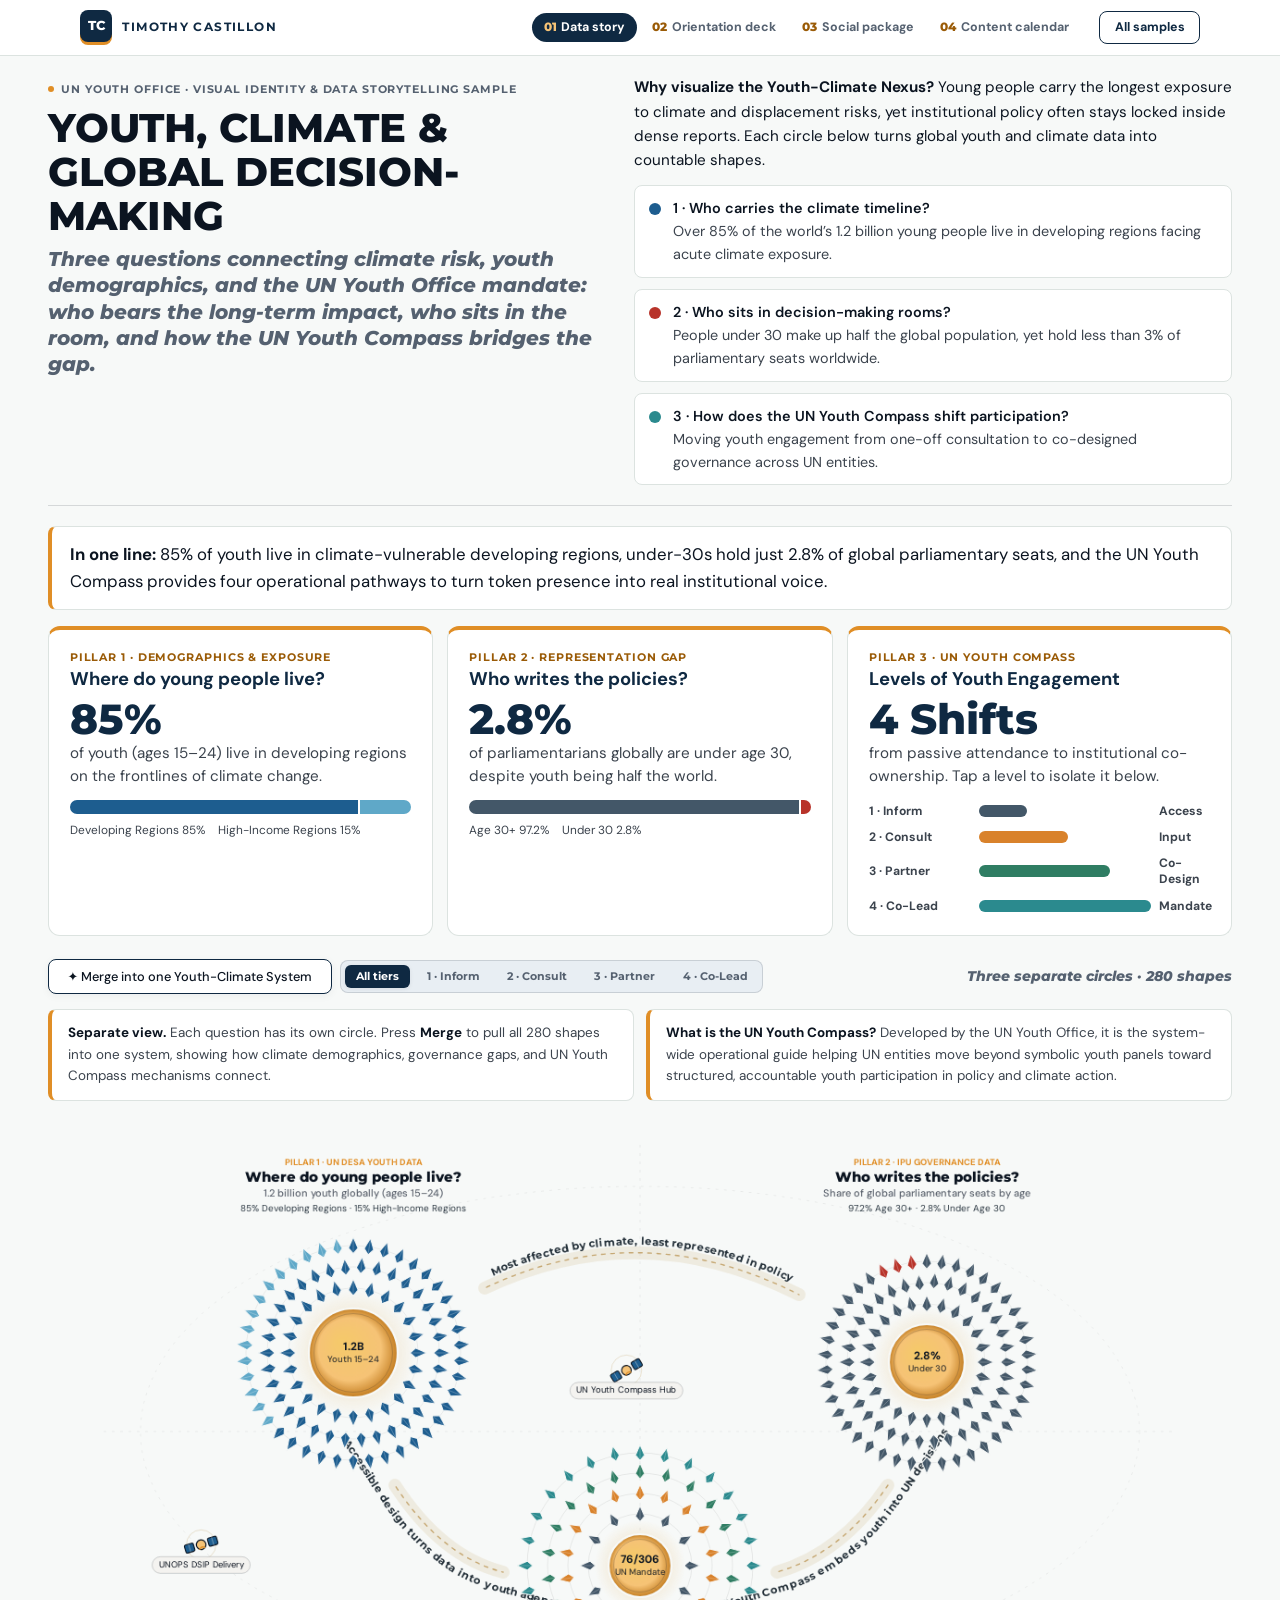
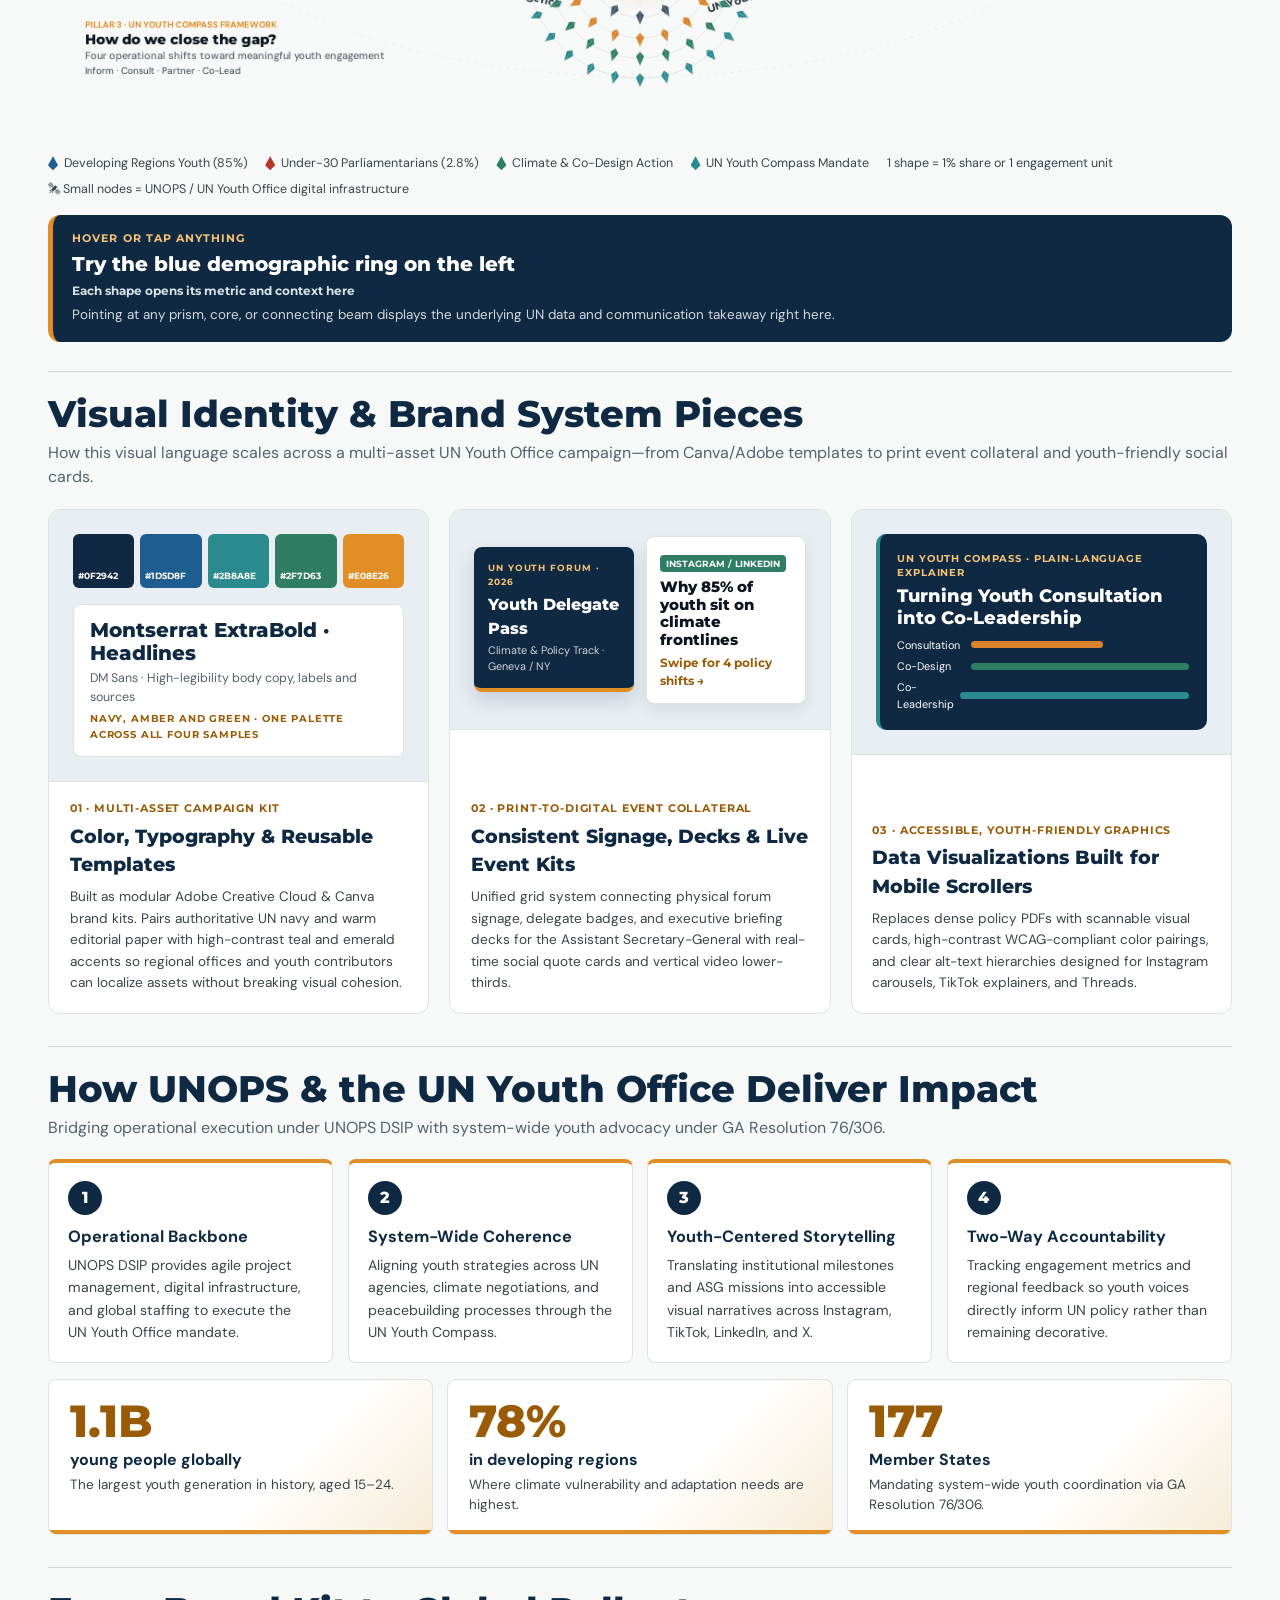
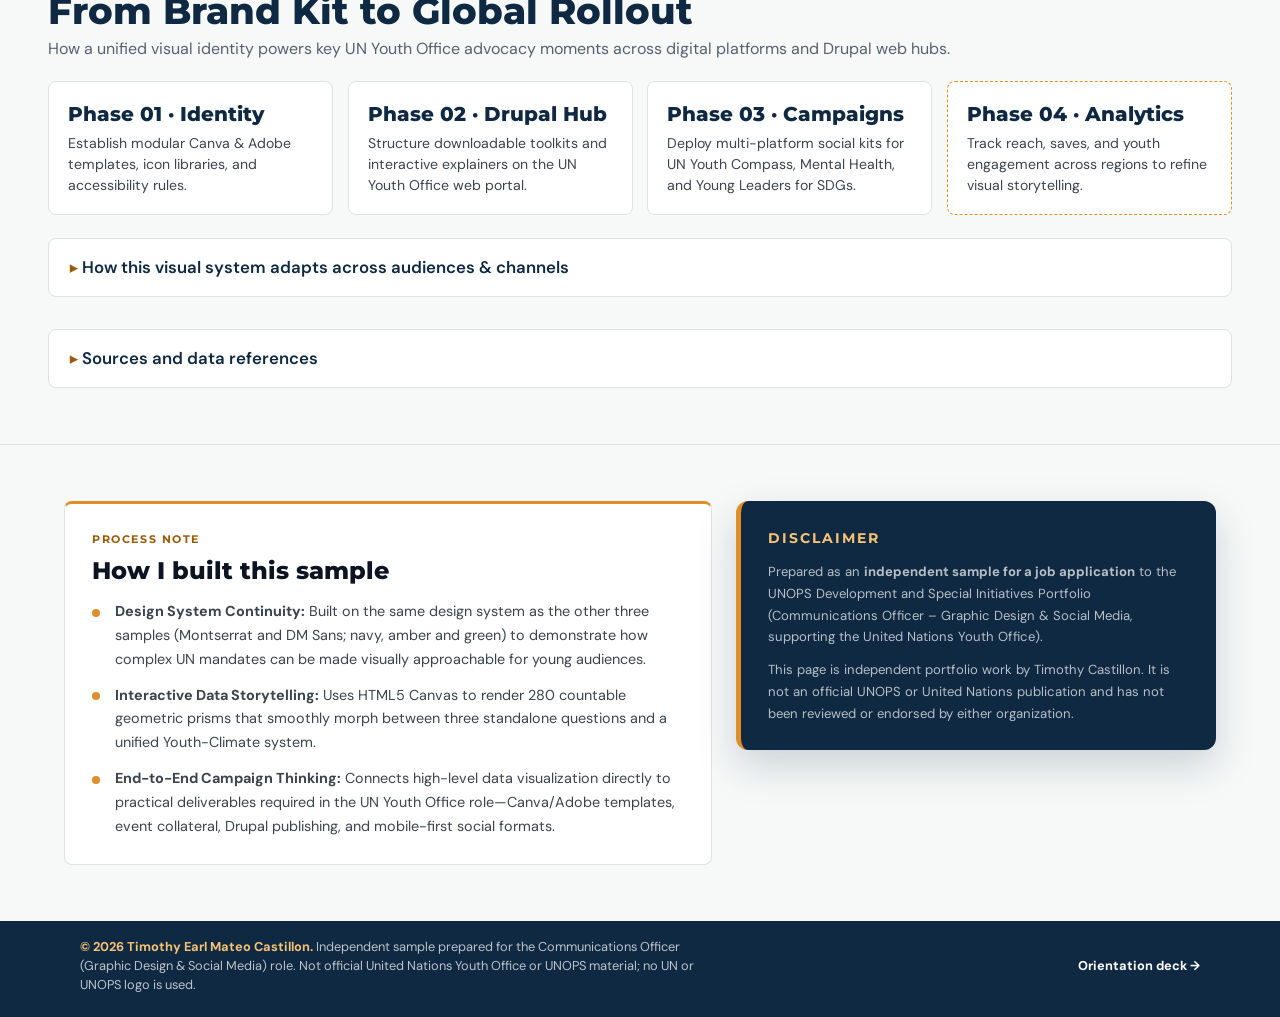
<file: data-story.html>
<!DOCTYPE html>
<html lang="en">
<head>
  <meta charset="UTF-8" />
  <meta name="viewport" content="width=device-width, initial-scale=1.0" />
  <title>Data story · Timothy Castillon</title>
  <!-- Same type system as the other samples: Montserrat, DM Sans -->
  <link rel="preconnect" href="https://fonts.googleapis.com" />
  <link rel="preconnect" href="https://fonts.gstatic.com" crossorigin />
  <link href="https://fonts.googleapis.com/css2?family=DM+Sans:wght@400;500;700&family=Montserrat:wght@700;800&display=swap" rel="stylesheet">

  <style>
    :root{--bg-paper:#F7F9F8;--sage:#0F2942;--sage-lt:#E8EEF3;--gold:#E08E26;--gold-lt:#F6C376;--nav-h:56px;--radius:8px;--border:#DCE3E0;--bg-card:#E8EEF3;
 --ink-primary:#0B1420;--ink-secondary:#556170;--ink-muted:#6B7886;--border-hairline:rgba(11,20,32,.14);
 --youth-cobalt:#1D5D8F;--climate-emerald:#2F7D63;--voice-terracotta:#B8332A;--digital-amber:#D9822B;--compass-teal:#2B8A8E;--slate-neutral:#435768;--solar-gold:#F6C376;--beam-copper:#E08E26;
 --navy:#0F2942;--navy-lt:#E8EEF3;--amber:#E08E26;--amber-dk:#9A5B07;--amber-lt:#F6C376;--green:#1B6B4A;--green-lt:#E3F0E9;--line:#DCE3E0;--muted:#556170;--ink:#0B1420;--fog:#F7F9F8;--r:8px;--wrap:1120px;
 --fh:'Montserrat',system-ui,sans-serif;--fb:'DM Sans',system-ui,sans-serif}

    * {
      box-sizing: border-box;
      margin: 0;
      padding: 0;
    }

    body {
      background-color: var(--bg-paper);
      color: var(--ink-primary);
      font-family: var(--fb);
      padding-top: var(--nav-h);
      line-height: 1.5;
      overflow-x: hidden;
      -webkit-font-smoothing: antialiased;
    }

    html { scroll-behavior: smooth; font-size: 16px; -webkit-text-size-adjust: 100%; text-size-adjust: 100%; }
    a { color: inherit; text-decoration: none; }

    /* ── nav ───────────────────────────── */
.nav{position:fixed;inset:0 0 auto 0;z-index:100;height:var(--nav-h);display:flex;align-items:center;gap:1.2rem;padding:0 max(5vw,calc((100vw - var(--wrap))/2));background:rgba(255,255,255,.94);backdrop-filter:blur(10px);border-bottom:1px solid var(--line)}
.brand{display:inline-flex;align-items:center;gap:.65rem;text-decoration:none;font-family:var(--fh);font-weight:700;font-size:.72rem;letter-spacing:.12em;text-transform:uppercase;color:var(--navy);white-space:nowrap}
.mark{display:inline-grid;place-items:center;width:32px;height:32px;border-radius:8px;background:var(--navy);color:#fff;font-family:var(--fh);font-weight:800;font-size:.82rem;letter-spacing:0;box-shadow:0 3px 0 var(--amber);margin-bottom:3px}
.series{display:flex;gap:.25rem;margin-left:auto;list-style:none}
.series a{display:block;padding:.35rem .7rem;border-radius:999px;font-size:.78rem;font-weight:700;text-decoration:none;color:var(--muted);white-space:nowrap}
.series a b{font-family:var(--fh);font-weight:800;color:var(--amber-dk);margin-right:.3rem}
.series a:hover{background:var(--navy-lt);color:var(--navy)}
.series a[aria-current=page]{background:var(--navy);color:#fff}
.series a[aria-current=page] b{color:var(--amber-lt)}
.back{font-size:.78rem;font-weight:700;text-decoration:none;color:var(--navy);padding:.4rem .9rem;border:1px solid var(--navy);border-radius:var(--r);white-space:nowrap}
.back:hover{background:var(--navy);color:#fff}
@media(max-width:860px){.brand span:last-child{display:none}.series a{padding:.35rem .5rem}.series a span{display:none}}
@media(max-width:480px){.back{display:none}.series{margin-left:auto}}

/* ── footer ────────────────────────── */
footer{background:var(--navy);color:rgba(255,255,255,.72);padding:1rem max(5vw,calc((100vw - var(--wrap))/2)) calc(1.4rem + env(safe-area-inset-bottom));font-size:.8rem;display:flex;flex-wrap:wrap;gap:.6rem 2rem;justify-content:space-between;align-items:center}
footer p{max-width:70ch}footer b{color:var(--amber-lt)}
footer nav{display:flex;gap:1.2rem}footer a{color:#fff;font-weight:700;text-decoration:none}footer a:hover{color:var(--amber-lt)}
.toast{position:fixed;left:50%;bottom:22px;transform:translateX(-50%);z-index:300;background:var(--navy);color:#fff;font-size:.82rem;padding:.55rem 1rem;border-radius:var(--r);border-bottom:3px solid var(--amber);opacity:0;pointer-events:none;transition:opacity .2s}
.toast.show{opacity:1}

.page-shell {
      max-width: 1320px;
      margin: 0 auto;
      padding: 2rem 1.5rem 2.75rem;
    }

    @media (min-width: 768px) {
      .page-shell {
        padding: 2.75rem 3rem 3.25rem;
      }
    }

    .header-grid {
      display: grid;
      grid-template-columns: 1fr;
      gap: 1.5rem;
      padding-bottom: 1.25rem;
      border-bottom: 1px solid var(--border-hairline);
    }

    @media (min-width: 1024px) {
      .header-grid {
        grid-template-columns: 1.05fr 1.15fr;
        gap: 2.5rem;
        align-items: start;
      }
    }

    .eyebrow-tag {
      display: inline-flex;
      align-items: center;
      gap: 0.45rem;
      font-family: var(--fh); font-weight: 700;
      font-size: 0.68rem;
      letter-spacing: 0.08em;
      text-transform: uppercase;
      color: var(--ink-secondary);
      margin-bottom: 0.55rem;
    }

    .eyebrow-dot {
      width: 6px;
      height: 6px;
      border-radius: 50%;
      background-color: var(--beam-copper);
    }

    h1.main-title {
      font-family: var(--fh); font-weight: 800;
      font-size: clamp(2rem, 3.6vw, 3.15rem);
      
      line-height: 1.06;
      letter-spacing: 0;
      color: var(--ink-primary);
    }

    .subtitle {
      font-family: var(--fh); font-weight: 800;
      font-style: italic;
      font-size: clamp(1.08rem, 1.55vw, 1.38rem);
      color: var(--ink-secondary);
      margin-top: 0.5rem;
      line-height: 1.32;
    }

    .header-narrative {
      font-size: 0.84rem;
      color: #0b1420;
      line-height: 1.58;
    }

    .plain-lead { font-size: 0.95rem; color: var(--ink-primary); line-height: 1.6; }

    .intro3 { display: grid; gap: .7rem; margin-top: .8rem; }
    .intro3 div { display: flex; gap: .7rem; align-items: flex-start; background: #fff; border: 1px solid var(--border); border-radius: var(--radius); padding: .7rem .9rem; font-size: .9rem; }
    .intro3 i { flex: none; width: 12px; height: 12px; border-radius: 50%; margin-top: .35rem; }
    .intro3 b { display: block; font-weight: 600; }
    .intro3 span { color: #3b434d; }

    .oneline {
      font-size: 1.05rem;
      line-height: 1.6;
      color: var(--ink-primary);
      background: #fff;
      border: 1px solid var(--border);
      border-left: 4px solid var(--gold);
      border-radius: var(--radius);
      padding: .9rem 1.1rem;
      margin: 1.2rem 0 1rem;
    }

    .ans3 {
      display: grid;
      gap: .9rem;
      grid-template-columns: repeat(auto-fit, minmax(260px, 1fr));
      margin-bottom: .4rem;
    }

    .ans {
      background: #fff;
      border: 1px solid var(--border);
      border-top: 4px solid var(--gold);
      border-radius: 12px;
      padding: 1.2rem 1.3rem;
    }

    .ans .q {
      font-family: var(--fh); font-weight: 700;
      font-size: .7rem;
      letter-spacing: .08em;
      text-transform: uppercase;
      color: var(--amber-dk);
    }

    .ans .big {
      font-family: var(--fh); font-weight: 800;
      font-size: clamp(2.4rem, 9vw, 3.2rem);
      line-height: 1.05;
      color: var(--sage);
      margin: .3rem 0 .1rem;
    }

    .ans .what {
      font-size: .95rem;
      color: #3b434d;
      margin-bottom: .8rem;
    }

    .bar {
      display: flex;
      height: 14px;
      border-radius: 7px;
      overflow: hidden;
      gap: 2px;
    }

    .bar i { display: block; }

    .bl {
      display: flex;
      flex-wrap: wrap;
      gap: .2rem .8rem;
      font-size: .74rem;
      color: #3b434d;
      margin-top: .5rem;
    }

    .trow {
      display: grid;
      grid-template-columns: 6.4rem 1fr 3.2rem;
      align-items: center;
      gap: .5rem;
      font-size: .76rem;
      margin-top: .35rem;
      width: 100%;
      background: none;
      border: 0;
      cursor: pointer;
      text-align: left;
      font-family: inherit;
      color: #3b434d;
      padding: .15rem 0;
    }

    .trow span.b { display: block; height: 12px; border-radius: 6px; }
    .trow:hover b { color: var(--sage); }

    .controls-bar {
      display: flex;
      flex-wrap: wrap;
      align-items: center;
      justify-content: space-between;
      gap: 0.85rem;
      margin-top: 1.4rem;
    }

    .controls-left {
      display: flex;
      flex-wrap: wrap;
      align-items: center;
      gap: 0.55rem;
    }

    .btn-synthesize {
      appearance: none;
      background: #FFFFFF;
      color: var(--ink-primary);
      border: 1px solid var(--sage);
      border-radius: var(--radius);
      padding: 0.52rem 1.15rem;
      font-family: var(--fb);
      font-size: 0.8rem;
      font-weight: 500;
      cursor: pointer;
      display: inline-flex;
      align-items: center;
      gap: 0.48rem;
      box-shadow: 0 2px 8px rgba(11, 20, 32, 0.05);
      transition: all 0.25s cubic-bezier(0.22, 1, 0.36, 1);
    }

    .btn-synthesize:hover {
      border-color: var(--ink-primary);
      transform: translateY(-1px);
      box-shadow: 0 5px 14px rgba(11, 20, 32, 0.09);
    }

    .btn-synthesize.is-active {
      background: var(--sage);
      color: #fff;
      border-color: var(--sage);
    }

    .ssp-filter-group {
      display: inline-flex;
      flex-wrap: wrap;
      align-items: center;
      gap: 0.35rem;
      background: var(--sage-lt);
      padding: 0.25rem;
      border-radius: var(--radius);
      border: 1px solid var(--border-hairline);
    }

    .ssp-pill {
      appearance: none;
      background: transparent;
      border: none;
      border-radius: 6px;
      padding: 0.3rem 0.68rem;
      font-family: var(--fh); font-weight: 700;
      font-size: 0.69rem;
      color: var(--ink-secondary);
      cursor: pointer;
      transition: all 0.2s ease;
    }

    .ssp-pill:hover {
      color: var(--ink-primary);
      background: rgba(255, 255, 255, 0.6);
    }

    .ssp-pill.active {
      background: var(--sage);
      color: #fff;
      font-weight: 700;
      box-shadow: 0 1px 4px rgba(11, 20, 32, 0.08);
    }

    .status-caption {
      font-family: var(--fh); font-weight: 800;
      font-style: italic;
      font-size: 0.85rem;
      color: var(--ink-secondary);
    }

    .explain-row { display: grid; gap: .8rem; margin-top: .9rem; }
    @media (min-width: 800px) { .explain-row { grid-template-columns: 1fr 1fr; } }
    .note { background: #fff; border: 1px solid var(--border); border-left: 4px solid var(--gold); border-radius: var(--radius); padding: .8rem 1rem; font-size: .84rem; line-height: 1.6; color: #3b434d; }
    .note b { color: var(--ink-primary); }

    .swipe { display: none; font-size: .78rem; color: var(--ink-secondary); margin: .3rem 0; }
    @media (max-width: 760px) { .swipe { display: block; } .controls-bar .ssp-filter-group { width: 100%; } }

    .observatory-stage {
      position: relative;
      width: 100%;
      margin: 1rem 0 0.9rem;
      border-radius: 16px;
      overflow-x: auto;
    }

    canvas#observatoryCanvas {
      display: block;
      width: 100%;
      min-width: 760px;
      height: auto;
      cursor: crosshair;
      touch-action: manipulation;
    }

    .keystrip {
      display: flex;
      flex-wrap: wrap;
      gap: .5rem 1.1rem;
      font-size: .78rem;
      color: #3b434d;
      align-items: center;
      margin: -.4rem 0 1rem;
    }

    .keystrip span { display: inline-flex; align-items: center; gap: .35rem; }
    .keystrip i { width: 10px; height: 14px; clip-path: polygon(50% 0, 100% 65%, 50% 100%, 0 65%); display: inline-block; }

    .infopanel {
      background: var(--sage);
      color: #fff;
      border-radius: 12px;
      border-left: 5px solid var(--gold);
      padding: 1rem 1.2rem;
      margin-bottom: 1.8rem;
      min-height: 104px;
    }

    .infopanel .k { font-family: var(--fh); font-weight: 700; font-size: .66rem; letter-spacing: .1em; text-transform: uppercase; color: var(--gold-lt); }
    .infopanel .t { font-family: var(--fh); font-weight: 800; font-size: 1.25rem; margin: .15rem 0; }
    .infopanel .m { font-family: var(--fh); font-weight: 700; font-size: .78rem; color: #d6e1e8; }
    .infopanel .d { font-size: .84rem; color: rgba(255,255,255,.82); margin-top: .3rem; line-height: 1.55; }

    .editorial-tooltip {
      position: fixed;
      z-index: 50;
      pointer-events: none;
      opacity: 0;
      transform: translateY(4px);
      transition: opacity 0.16s ease, transform 0.16s ease;
      background: rgba(11, 20, 32, 0.96);
      color: #F7F9F8;
      padding: 0.75rem 0.95rem;
      border-radius: 10px;
      max-width: 295px;
      box-shadow: 0 12px 28px rgba(15, 22, 28, 0.22);
      border: 1px solid rgba(244, 242, 238, 0.14);
      backdrop-filter: blur(6px);
    }

    .editorial-tooltip.visible {
      opacity: 1;
      transform: translateY(0);
    }

    .tooltip-kicker {
      font-family: var(--fh); font-weight: 700;
      font-size: 0.64rem;
      text-transform: uppercase;
      letter-spacing: 0.06em;
      color: #F6C376;
      margin-bottom: 0.2rem;
    }

    .tooltip-title {
      font-family: var(--fh); font-weight: 800;
      font-size: 1.02rem;
      font-weight: 500;
      line-height: 1.25;
      color: #FFFFFF;
    }

    .tooltip-metric {
      font-family: var(--fh); font-weight: 700;
      font-size: 0.78rem;
      color: #D6E1E8;
      margin-top: 0.3rem;
      padding-top: 0.3rem;
      border-top: 1px solid rgba(244, 242, 238, 0.12);
    }

    .tooltip-desc {
      font-size: 0.74rem;
      color: #B8C4CC;
      margin-top: 0.28rem;
      line-height: 1.4;
    }

    /* Editorial Sections */
    .blk { border-top: 1px solid var(--border-hairline); padding-top: 1.4rem; margin-bottom: 2rem; }
    .blk h2 { font-family: var(--fh); font-weight: 800;  font-size: clamp(1.7rem, 3vw, 2.3rem); color: var(--sage); line-height: 1.1; }
    .blk .sub { color: var(--ink-secondary); margin: .4rem 0 1.2rem; font-size: 1rem; }

    .cards4 { display: grid; gap: .9rem; grid-template-columns: repeat(auto-fit, minmax(220px, 1fr)); }
    .c4 { background: #fff; border: 1px solid var(--border); border-top: 4px solid var(--gold); border-radius: var(--radius); padding: 1.1rem 1.2rem; transition: transform .2s, box-shadow .2s; }
    .c4:hover { transform: translateY(-3px); box-shadow: 0 10px 24px rgba(0,33,71,.1); }
    .c4 .n { width: 34px; height: 34px; border-radius: 50%; background: var(--sage); color: #fff; display: flex; align-items: center; justify-content: center; font-family: var(--fh); font-weight: 800; margin-bottom: .6rem; }
    .c4 h3 { font-size: 1.02rem; color: var(--sage); margin-bottom: .3rem; }
    .c4 p { font-size: .88rem; color: #3b434d; line-height: 1.6; }

    /* Brand System Visual Kit Showcase Grid */
    .brand-kit-grid {
      display: grid;
      grid-template-columns: 1fr;
      gap: 1.25rem;
      margin-top: 1.25rem;
    }
    @media (min-width: 900px) {
      .brand-kit-grid { grid-template-columns: repeat(3, 1fr); }
    }
    .kit-card {
      background: #fff;
      border: 1px solid var(--border);
      border-radius: 12px;
      overflow: hidden;
      display: flex;
      flex-direction: column;
      justify-content: space-between;
    }
    .kit-preview {
      padding: 1.5rem;
      background: var(--sage-lt);
      border-bottom: 1px solid var(--border);
      min-height: 220px;
      display: flex;
      flex-direction: column;
      justify-content: center;
    }
    .kit-body { padding: 1.2rem 1.3rem; }
    .kit-tag {
      font-family: var(--fh); font-weight: 700;
      font-size: 0.66rem;
      text-transform: uppercase;
      letter-spacing: 0.08em;
      color: var(--amber-dk);
      margin-bottom: 0.3rem;
      display: block;
    }
    .kit-body h3 {
      font-family: var(--fh); font-weight: 800;
      font-size: 1.2rem;
      
      color: var(--sage);
      margin-bottom: 0.45rem;
    }
    .kit-body p { font-size: 0.85rem; color: #3b434d; line-height: 1.58; }

    /* Swatch & Typography Specimens inside Brand Kit */
    .palette-strip {
      display: grid;
      grid-template-columns: repeat(5, 1fr);
      gap: 6px;
      margin-bottom: 1rem;
    }
    .swatch-box {
      height: 54px;
      border-radius: 6px;
      display: flex;
      align-items: flex-end;
      padding: 5px;
      font-family: var(--fh); font-weight: 700;
      font-size: 0.58rem;
      color: #fff;
      font-weight: 700;
    }
    .type-specimen {
      background: #fff;
      padding: 0.85rem 1rem;
      border-radius: 8px;
      border: 1px solid var(--border);
    }
    .type-specimen .t-serif { font-family: var(--fh); font-weight: 800; font-size: 1.25rem; color: var(--sage); line-height: 1.15; }
    .type-specimen .t-sans { font-family: var(--fb); font-size: 0.78rem; color: var(--ink-secondary); margin-top: 0.25rem; }
    .type-specimen .t-mono { font-family: var(--fh); font-weight: 700; font-size: 0.65rem; color: var(--amber-dk); margin-top: 0.3rem; text-transform: uppercase; letter-spacing: 0.08em; }

    /* Print-to-Digital Collateral Mockup */
    .collateral-stack {
      display: grid;
      grid-template-columns: 1fr 1fr;
      gap: 0.75rem;
      align-items: center;
    }
    .mock-badge {
      background: var(--sage);
      color: #fff;
      border-radius: 8px;
      padding: 0.85rem;
      border-bottom: 4px solid var(--gold);
      box-shadow: 0 8px 20px rgba(0,33,71,0.16);
    }
    .mock-badge .mb-top { font-family: var(--fh); font-weight: 700; font-size: 0.58rem; letter-spacing: 0.1em; color: var(--gold-lt); text-transform: uppercase; }
    .mock-badge .mb-name { font-family: var(--fh); font-weight: 800; font-size: 1rem; margin: 0.25rem 0 0.1rem; }
    .mock-badge .mb-role { font-size: 0.68rem; color: rgba(255,255,255,0.8); }
    .mock-social {
      background: #fff;
      border: 1px solid var(--border);
      border-radius: 8px;
      padding: 0.8rem;
      box-shadow: 0 6px 16px rgba(11,20,32,0.08);
    }
    .mock-social .ms-pill { display: inline-block; background: #2F7D63; color: #fff; font-family: var(--fh); font-weight: 700; font-size: 0.55rem; padding: 2px 6px; border-radius: 4px; text-transform: uppercase; }
    .mock-social .ms-head { font-family: var(--fh); font-weight: 800; font-size: 0.92rem; color: var(--ink-primary); margin-top: 0.35rem; line-height: 1.2; }
    .mock-social .ms-stat { font-family: var(--fh); font-weight: 700; font-size: 0.72rem; color: var(--amber-dk); font-weight: 700; margin-top: 0.35rem; }

    /* Youth-Friendly Graphic Card Preview */
    .youth-card-mock {
      background: #0F2942;
      color: #fff;
      border-radius: 10px;
      padding: 1.1rem;
      position: relative;
      overflow: hidden;
      border-left: 4px solid #2B8A8E;
    }
    .youth-card-mock .yc-kicker { font-family: var(--fh); font-weight: 700; font-size: 0.6rem; color: #F6C376; letter-spacing: 0.09em; text-transform: uppercase; }
    .youth-card-mock .yc-title { font-family: var(--fh); font-weight: 800; font-size: 1.15rem; margin: 0.25rem 0 0.45rem; line-height: 1.2; }
    .youth-card-mock .yc-bars { display: grid; gap: 5px; margin-top: 0.5rem; }
    .youth-card-mock .yc-bar-row { display: flex; align-items: center; gap: 6px; font-size: 0.68rem; }
    .youth-card-mock .yc-bar-fill { height: 7px; border-radius: 4px; background: #2B8A8E; }

    .stats { display: grid; gap: .9rem; grid-template-columns: repeat(auto-fit, minmax(200px, 1fr)); margin-top: 1rem; }
    .stat { background: linear-gradient(135deg, #fff 60%, #f6ecd6); border: 1px solid var(--border); border-radius: var(--radius); padding: 1.2rem 1.3rem; position: relative; overflow: hidden; }
    .stat::after { content: ''; position: absolute; left: 0; bottom: 0; height: 4px; width: 100%; background: var(--gold); transform-origin: left; transform: scaleX(0); transition: transform 1.4s ease; }
    .stat.on::after { transform: scaleX(1); }
    .stat strong { display: block; font-family: var(--fh); font-weight: 800;  font-size: 2.8rem; line-height: 1; color: var(--amber-dk); }
    .stat b { display: block; color: var(--sage); margin: .3rem 0 .15rem; }
    .stat span { font-size: .84rem; color: #3b434d; line-height: 1.5; display: block; }

    .tl { background: #fff; border: 1px solid var(--border); border-radius: var(--radius); padding: 1.1rem 1.2rem; min-height: 110px; }
    .tl h3 { font-size: 1.25rem; color: var(--sage); margin-bottom: .25rem; font-family: var(--fh); font-weight: 800;  }
    .tl p { font-size: .88rem; color: #3b434d; }
    .tl.dash { border: 1.5px dashed var(--gold); }

    .atlas-btn { display: inline-block; margin-top: 1.1rem; padding: .8rem 1.3rem; border: 1.5px solid var(--sage); border-radius: var(--radius); font-weight: 600; color: var(--sage); background: #fff; transition: all .2s; }
    .atlas-btn:hover { background: var(--sage); color: #fff; }
    .atlas-hint { font-size: .84rem; color: var(--ink-secondary); margin-top: .5rem; }

    .tbl-wrap { overflow-x: auto; margin-top: 0.4rem; }
    table.src { width: 100%; min-width: 640px; border-collapse: collapse; font-size: 0.8rem; }
    .src th { text-align: left; font-family: var(--fh); font-weight: 700; font-size: 0.66rem; letter-spacing: 0.08em; text-transform: uppercase;  color: var(--sage); padding: 0.5rem 0.8rem 0.5rem 0; border-bottom: 1px solid var(--border-hairline); }
    .src td { padding: 0.7rem 0.8rem 0.7rem 0; vertical-align: top; border-bottom: 1px solid var(--border-hairline); line-height: 1.55; color: #3b434d; }
    .src td:first-child { color: var(--ink-primary); font-weight: 600; white-space: nowrap; }

    details.srcs { background: #fff; border: 1px solid var(--border); border-radius: var(--radius); padding: 1rem 1.3rem; margin-bottom: 2rem; }
    details.srcs summary { cursor: pointer; font-weight: 600; color: var(--sage); font-size: 1.05rem; list-style: none; }
    details.srcs summary::before { content: '▸ '; color: var(--amber-dk); }
    details.srcs[open] summary::before { content: '▾ '; }
    details.srcs ul { margin: .9rem 0 0 1.1rem; display: grid; gap: .5rem; font-size: .86rem; color: #3b434d; line-height: 1.55; }
    details.srcs a { color: var(--sage); text-decoration: underline; text-underline-offset: 2px; }

    .tcx { background: #F7F9F8; color: #0b1420; font-family: var(--fb); padding: 3.5rem 5vw; border-top: 1px solid #DCE3E0; line-height: 1.65; position: relative; z-index: 1; width: 100%; }
    .tcx-wrap { max-width: 1200px; margin: 0 auto; display: grid; gap: 1.5rem; grid-template-columns: 1.35fr 1fr; align-items: start; }
    @media (max-width: 860px) { .tcx-wrap { grid-template-columns: 1fr; } }
    .tcx-k { font-family: var(--fh); font-weight: 700; font-size: .7rem; letter-spacing: .14em; text-transform: uppercase; color: #9A5B07; margin-bottom: .5rem; }
    .tcx-note { background: #fff; border: 1px solid #DCE3E0; border-top: 3px solid #E08E26; border-radius: 8px; padding: 1.6rem 1.7rem; }
    .tcx-note h2 { font-family: var(--fh); font-weight: 800;  font-size: 1.5rem; line-height: 1.25; margin-bottom: .9rem; color: #0b1420; }
    .tcx-note ul { list-style: none; display: grid; gap: .75rem; }
    .tcx-note li { position: relative; padding-left: 1.4rem; font-size: .9rem; color: #3b434d; }
    .tcx-note li::before { content: ''; position: absolute; left: 0; top: .6em; width: .5rem; height: .5rem; border-radius: 50%; background: #E08E26; }
    .tcx-disc { background: #0F2942; color: #fff; border-radius: 12px; border-left: 5px solid #E08E26; padding: 1.6rem 1.7rem; box-shadow: 0 16px 40px rgba(0,33,71,.18); }
    .tcx-disc .tcx-k { color: #F6C376; }
    .tcx-disc p { font-size: .9rem; color: rgba(255,255,255,.88); }
    .tcx-disc p + p { margin-top: .7rem; font-size: .82rem; color: rgba(255,255,255,.7); }
  
.main-title{font-size:clamp(1.6rem,3.4vw,2.5rem)!important;line-height:1.1!important;text-transform:uppercase;letter-spacing:-.01em}
.ans .big{font-size:2.6rem!important;line-height:1}
.ans h3,.blk h2,.blk h3,.tl h3,.c4 h3{text-transform:none}
.page-shell{padding-top:1.2rem!important;padding-bottom:1.5rem!important}
.blk{margin-top:1.4rem!important}
</style>
<meta name="googlebot" content="noindex, nofollow">
<style id="tcx-protect-css">
  html, body { -webkit-user-select: none; -ms-user-select: none; user-select: none; -webkit-touch-callout: none; }
  input, textarea, select, [contenteditable="true"] { -webkit-user-select: text; user-select: text; }
  img { -webkit-user-drag: none; user-drag: none; }
</style>
<script id="tcx-protect-js">
  /* Deterrence only. It stops casual saving and copying, not a determined person. */
  (function () {
    var msg = 'Sample by Timothy Castillon. Copying and source download are disabled.';
    function toast() {
      var t = document.getElementById('tcxToast');
      if (!t) {
        t = document.createElement('div');
        t.id = 'tcxToast'; t.setAttribute('role', 'status');
        t.style.cssText = 'position:fixed;left:50%;bottom:24px;transform:translateX(-50%);z-index:99999;background:#0F2942;color:#fff;font:500 13px/1.4 Inter,system-ui,sans-serif;padding:10px 16px;border-radius:8px;border-bottom:3px solid #E08E26;box-shadow:0 8px 24px rgba(0,0,0,.25);opacity:0;transition:opacity .2s;pointer-events:none;max-width:90vw;text-align:center';
        document.body.appendChild(t);
      }
      t.textContent = msg; t.style.opacity = '1';
      clearTimeout(t._h); t._h = setTimeout(function () { t.style.opacity = '0'; }, 2200);
    }
    document.addEventListener('contextmenu', function (e) { e.preventDefault(); toast(); });
    document.addEventListener('dragstart', function (e) { if (e.target && e.target.tagName === 'IMG') e.preventDefault(); });
    document.addEventListener('keydown', function (e) {
      var k = (e.key || '').toLowerCase();
      var mod = e.ctrlKey || e.metaKey;
      var block =
        e.key === 'F12' ||
        (mod && e.shiftKey && (k === 'i' || k === 'j' || k === 'c')) ||   /* DevTools */
        (e.metaKey && e.altKey && (k === 'i' || k === 'j' || k === 'c' || k === 'u')) || /* Mac DevTools / source (Option changes the key on some layouts) */
        (mod && (k === 'u' || k === 's' || k === 'p'));                   /* view source, save, print */
      if (block) { e.preventDefault(); toast(); }
    });
  })();
</script>
</head>
<body>
  <nav class="nav" aria-label="Sample work"><a class="brand" href="../index.html" aria-label="Timothy Castillon, back to main application site"><span class="mark" aria-hidden="true">TC</span><span>Timothy Castillon</span></a><ul class="series"><li><a href="data-story.html" aria-current="page"><b>01</b><span>Data story</span></a></li><li><a href="orientation-deck.html"><b>02</b><span>Orientation deck</span></a></li><li><a href="social-package.html"><b>03</b><span>Social package</span></a></li><li><a href="content-calendar.html"><b>04</b><span>Content calendar</span></a></li></ul><a class="back" href="sample-work.html">All samples</a></nav>

  <div class="page-shell">
    <header class="header-grid">
      <div>
        <div class="eyebrow-tag"><span class="eyebrow-dot"></span><span>UN Youth Office · Visual Identity & Data Storytelling Sample</span></div>
        <h1 class="main-title">Youth, Climate &<br />Global Decision-Making</h1>
        <p class="subtitle">Three questions connecting climate risk, youth demographics, and the UN Youth Office mandate: who bears the long-term impact, who sits in the room, and how the UN Youth Compass bridges the gap.</p>
      </div>
      <div class="header-narrative">
        <p class="plain-lead"><strong>Why visualize the Youth-Climate Nexus?</strong> Young people carry the longest exposure to climate and displacement risks, yet institutional policy often stays locked inside dense reports. Each circle below turns global youth and climate data into countable shapes.</p>
        <div class="intro3">
          <div><i style="background:#1D5D8F"></i><p><b>1 · Who carries the climate timeline?</b><span>Over 85% of the world’s 1.2 billion young people live in developing regions facing acute climate exposure.</span></p></div>
          <div><i style="background:#B8332A"></i><p><b>2 · Who sits in decision-making rooms?</b><span>People under 30 make up half the global population, yet hold less than 3% of parliamentary seats worldwide.</span></p></div>
          <div><i style="background:#2B8A8E"></i><p><b>3 · How does the UN Youth Compass shift participation?</b><span>Moving youth engagement from one-off consultation to co-designed governance across UN entities.</span></p></div>
        </div>
      </div>
    </header>

    <p class="oneline"><strong>In one line:</strong> 85% of youth live in climate-vulnerable developing regions, under-30s hold just 2.8% of global parliamentary seats, and the UN Youth Compass provides four operational pathways to turn token presence into real institutional voice.</p>

    <div class="ans3">
      <div class="ans">
        <div class="q">Pillar 1 · Demographics & Exposure</div>
        <h3 style="font-size:1.15rem;color:var(--sage)">Where do young people live?</h3>
        <div class="big">85%</div>
        <div class="what">of youth (ages 15–24) live in developing regions on the frontlines of climate change.</div>
        <div class="bar" role="img" aria-label="Developing regions 85, High-income regions 15 percent">
          <i style="width:85%;background:#1D5D8F"></i>
          <i style="width:15%;background:#5FA8C8"></i>
        </div>
        <div class="bl"><span>Developing Regions 85%</span><span>High-Income Regions 15%</span></div>
      </div>

      <div class="ans">
        <div class="q">Pillar 2 · Representation Gap</div>
        <h3 style="font-size:1.15rem;color:var(--sage)">Who writes the policies?</h3>
        <div class="big">2.8%</div>
        <div class="what">of parliamentarians globally are under age 30, despite youth being half the world.</div>
        <div class="bar" role="img" aria-label="Over 30 decision makers 97.2, Under 30 decision makers 2.8 percent">
          <i style="width:97%;background:#435768"></i>
          <i style="width:3%;background:#B8332A"></i>
        </div>
        <div class="bl"><span>Age 30+ 97.2%</span><span>Under 30 2.8%</span></div>
      </div>

      <div class="ans">
        <div class="q">Pillar 3 · UN Youth Compass</div>
        <h3 style="font-size:1.15rem;color:var(--sage)">Levels of Youth Engagement</h3>
        <div class="big">4 Shifts</div>
        <div class="what">from passive attendance to institutional co-ownership. Tap a level to isolate it below.</div>
        <button class="trow" data-ssp="inform" type="button"><b>1 · Inform</b><span class="b" style="width:28%;background:#435768"></span><b>Access</b></button>
        <button class="trow" data-ssp="consult" type="button"><b>2 · Consult</b><span class="b" style="width:52%;background:#D9822B"></span><b>Input</b></button>
        <button class="trow" data-ssp="partner" type="button"><b>3 · Partner</b><span class="b" style="width:76%;background:#2F7D63"></span><b>Co-Design</b></button>
        <button class="trow" data-ssp="lead" type="button"><b>4 · Co-Lead</b><span class="b" style="width:100%;background:#2B8A8E"></span><b>Mandate</b></button>
      </div>
    </div>

    <div class="controls-bar">
      <div class="controls-left">
        <button id="synthesizeBtn" class="btn-synthesize" type="button" aria-pressed="false"><span>✦ Merge into one Youth-Climate System</span></button>
        <div class="ssp-filter-group" role="group" aria-label="Highlight an engagement tier">
          <button class="ssp-pill active" data-ssp="all" type="button">All tiers</button>
          <button class="ssp-pill" data-ssp="inform" type="button">1 · Inform</button>
          <button class="ssp-pill" data-ssp="consult" type="button">2 · Consult</button>
          <button class="ssp-pill" data-ssp="partner" type="button">3 · Partner</button>
          <button class="ssp-pill" data-ssp="lead" type="button">4 · Co-Lead</button>
        </div>
      </div>
      <span id="statusCaption" class="status-caption">Three separate circles · 280 shapes</span>
    </div>

    <div class="explain-row">
      <div class="note" id="modeNote"><b>Separate view.</b> Each question has its own circle. Press <b>Merge</b> to pull all 280 shapes into one system, showing how climate demographics, governance gaps, and UN Youth Compass mechanisms connect.</div>
      <div class="note" id="sspNote"><b>What is the UN Youth Compass?</b> Developed by the UN Youth Office, it is the system-wide operational guide helping UN entities move beyond symbolic youth panels toward structured, accountable youth participation in policy and climate action.</div>
    </div>

    <p class="swipe">Swipe sideways to explore the full picture →</p>
    <main class="observatory-stage">
      <canvas id="observatoryCanvas" role="img" aria-label="Interactive visualization of youth demographics, political representation gap, and the four operational engagement tiers of the UN Youth Compass."></canvas>
    </main>

    <div class="keystrip" aria-label="Key">
      <span><i style="background:#1D5D8F"></i>Developing Regions Youth (85%)</span>
      <span><i style="background:#B8332A"></i>Under-30 Parliamentarians (2.8%)</span>
      <span><i style="background:#2F7D63"></i>Climate & Co-Design Action</span>
      <span><i style="background:#2B8A8E"></i>UN Youth Compass Mandate</span>
      <span>1 shape = 1% share or 1 engagement unit</span>
      <span>🛰 Small nodes = UNOPS / UN Youth Office digital infrastructure</span>
    </div>

    <div class="infopanel" id="infoPanel" aria-live="polite">
      <div class="k" id="ipK">Hover or tap anything</div>
      <div class="t" id="ipT">Try the blue demographic ring on the left</div>
      <div class="m" id="ipM">Each shape opens its metric and context here</div>
      <div class="d" id="ipD">Pointing at any prism, core, or connecting beam displays the underlying UN data and communication takeaway right here.</div>
    </div>

    <!-- VISUAL IDENTITY & BRAND SYSTEM SHOWCASE -->
    <section class="blk" aria-labelledby="h-brand">
      <h2 id="h-brand">Visual Identity & Brand System Pieces</h2>
      <p class="sub">How this visual language scales across a multi-asset UN Youth Office campaign—from Canva/Adobe templates to print event collateral and youth-friendly social cards.</p>

      <div class="brand-kit-grid">
        <!-- 1. Multi-Asset Campaign Kit -->
        <div class="kit-card">
          <div class="kit-preview">
            <div class="palette-strip" aria-label="Campaign color palette">
              <div class="swatch-box" style="background:#0F2942;">#0F2942</div>
              <div class="swatch-box" style="background:#1D5D8F;">#1D5D8F</div>
              <div class="swatch-box" style="background:#2B8A8E;">#2B8A8E</div>
              <div class="swatch-box" style="background:#2F7D63;">#2F7D63</div>
              <div class="swatch-box" style="background:#E08E26;">#E08E26</div>
            </div>
            <div class="type-specimen">
              <div class="t-serif">Montserrat ExtraBold · Headlines</div>
              <div class="t-sans">DM Sans · High-legibility body copy, labels and sources</div>
              <div class="t-mono">Navy, amber and green · One palette across all four samples</div>
            </div>
          </div>
          <div class="kit-body">
            <span class="kit-tag">01 · Multi-Asset Campaign Kit</span>
            <h3>Color, Typography & Reusable Templates</h3>
            <p>Built as modular Adobe Creative Cloud & Canva brand kits. Pairs authoritative UN navy and warm editorial paper with high-contrast teal and emerald accents so regional offices and youth contributors can localize assets without breaking visual cohesion.</p>
          </div>
        </div>

        <!-- 2. Print-to-Digital Event Collateral -->
        <div class="kit-card">
          <div class="kit-preview">
            <div class="collateral-stack">
              <div class="mock-badge">
                <div class="mb-top">UN Youth Forum · 2026</div>
                <div class="mb-name">Youth Delegate Pass</div>
                <div class="mb-role">Climate & Policy Track · Geneva / NY</div>
              </div>
              <div class="mock-social">
                <span class="ms-pill">Instagram / LinkedIn</span>
                <div class="ms-head">Why 85% of youth sit on climate frontlines</div>
                <div class="ms-stat">Swipe for 4 policy shifts →</div>
              </div>
            </div>
          </div>
          <div class="kit-body">
            <span class="kit-tag">02 · Print-to-Digital Event Collateral</span>
            <h3>Consistent Signage, Decks & Live Event Kits</h3>
            <p>Unified grid system connecting physical forum signage, delegate badges, and executive briefing decks for the Assistant Secretary-General with real-time social quote cards and vertical video lower-thirds.</p>
          </div>
        </div>

        <!-- 3. Accessible, Youth-Friendly Graphics -->
        <div class="kit-card">
          <div class="kit-preview">
            <div class="youth-card-mock">
              <div class="yc-kicker">UN Youth Compass · Plain-Language Explainer</div>
              <div class="yc-title">Turning Youth Consultation into Co-Leadership</div>
              <div class="yc-bars">
                <div class="yc-bar-row"><span style="width:68px;">Consultation</span><div class="yc-bar-fill" style="width:45%;background:#D9822B;"></div></div>
                <div class="yc-bar-row"><span style="width:68px;">Co-Design</span><div class="yc-bar-fill" style="width:75%;background:#2F7D63;"></div></div>
                <div class="yc-bar-row"><span style="width:68px;">Co-Leadership</span><div class="yc-bar-fill" style="width:100%;background:#2B8A8E;"></div></div>
              </div>
            </div>
          </div>
          <div class="kit-body">
            <span class="kit-tag">03 · Accessible, Youth-Friendly Graphics</span>
            <h3>Data Visualizations Built for Mobile Scrollers</h3>
            <p>Replaces dense policy PDFs with scannable visual cards, high-contrast WCAG-compliant color pairings, and clear alt-text hierarchies designed for Instagram carousels, TikTok explainers, and Threads.</p>
          </div>
        </div>
      </div>
    </section>

    <!-- HOW UNOPS & THE UN YOUTH OFFICE OPERATIONALIZE THIS -->
    <section class="blk" aria-labelledby="h-made">
      <h2 id="h-made">How UNOPS & the UN Youth Office Deliver Impact</h2>
      <p class="sub">Bridging operational execution under UNOPS DSIP with system-wide youth advocacy under GA Resolution 76/306.</p>
      <div class="cards4">
        <div class="c4"><div class="n">1</div><h3>Operational Backbone</h3><p>UNOPS DSIP provides agile project management, digital infrastructure, and global staffing to execute the UN Youth Office mandate.</p></div>
        <div class="c4"><div class="n">2</div><h3>System-Wide Coherence</h3><p>Aligning youth strategies across UN agencies, climate negotiations, and peacebuilding processes through the UN Youth Compass.</p></div>
        <div class="c4"><div class="n">3</div><h3>Youth-Centered Storytelling</h3><p>Translating institutional milestones and ASG missions into accessible visual narratives across Instagram, TikTok, LinkedIn, and X.</p></div>
        <div class="c4"><div class="n">4</div><h3>Two-Way Accountability</h3><p>Tracking engagement metrics and regional feedback so youth voices directly inform UN policy rather than remaining decorative.</p></div>
      </div>

      <div class="stats">
        <div class="stat"><strong data-to="1.2" data-dec="1">1.2B</strong><b>young people globally</b><span>The largest youth generation in history, aged 15–24.</span></div>
        <div class="stat"><strong data-to="85" data-pct="1">85%</strong><b>in developing regions</b><span>Where climate vulnerability and adaptation needs are highest.</span></div>
        <div class="stat"><strong data-to="193">193</strong><b>Member States</b><span>Mandating system-wide youth coordination via GA Resolution 76/306.</span></div>
      </div>
    </section>

    <!-- CAMPAIGN & EDITORIAL ROLLOUT ROADMAP -->
    <section class="blk" aria-labelledby="h-now">
      <h2 id="h-now">From Brand Kit to Global Rollout</h2>
      <p class="sub">How a unified visual identity powers key UN Youth Office advocacy moments across digital platforms and Drupal web hubs.</p>
      <div class="cards4">
        <div class="tl"><h3>Phase 01 · Identity</h3><p>Establish modular Canva & Adobe templates, icon libraries, and accessibility rules.</p></div>
        <div class="tl"><h3>Phase 02 · Drupal Hub</h3><p>Structure downloadable toolkits and interactive explainers on the UN Youth Office web portal.</p></div>
        <div class="tl"><h3>Phase 03 · Campaigns</h3><p>Deploy multi-platform social kits for UN Youth Compass, Mental Health, and Young Leaders for SDGs.</p></div>
        <div class="tl dash"><h3>Phase 04 · Analytics</h3><p>Track reach, saves, and youth engagement across regions to refine visual storytelling.</p></div>
      </div>

      <details class="srcs" style="margin-top:1.4rem">
        <summary>How this visual system adapts across audiences & channels</summary>
        <div class="tbl-wrap"><table class="src">
          <thead><tr><th>Channel / Format</th><th>Visual Approach</th><th>Core Message</th><th>Accessibility & Brand Check</th></tr></thead>
          <tbody>
            <tr><td>Instagram & LinkedIn Carousels</td><td>Modular 4:5 cards using the warm paper & navy system with step-by-step data bars.</td><td>Breaks down one Youth Compass pillar or climate-youth stat per slide.</td><td>Minimum 16pt equivalent body text; full alt-text descriptions on every slide.</td></tr>
            <tr><td>TikTok, Reels & X / Threads</td><td>High-contrast vertical motion graphics and punchy single-stat quote cards.</td><td>Amplifies young leaders’ voices from field missions and high-level UN forums.</td><td>Burned-in captions with high-contrast background pills; concise plain language.</td></tr>
            <tr><td>Drupal Knowledge Portal</td><td>Clean editorial landing pages pairing interactive charts with downloadable PDF toolkits.</td><td>Serves as the central home for the UN Youth Compass and policy guidance.</td><td>Structured metadata, fast-loading SVG/Canvas assets, and clear CC attribution.</td></tr>
            <tr><td>Executive Decks & Event Signage</td><td>Print-ready vector layouts matching digital campaign typography and color tokens.</td><td>Supports Assistant Secretary-General missions, bilateral briefings, and youth forums.</td><td>Strict grid margins and scalable vector logos for both screens and banners.</td></tr>
          </tbody>
        </table></div>
      </details>
    </section>

    <details class="srcs">
      <summary>Sources and data references</summary>
      <ul>
        <li>Youth Demographics (1.2 billion youth aged 15–24; ~85% residing in developing regions): <a href="https://www.un.org/en/global-issues/youth" target="_blank" rel="noopener">United Nations Global Issues: Youth</a> & UN DESA World Youth Report.</li>
        <li>Youth Political Representation (~2.8% of parliamentarians worldwide under age 30): <a href="https://www.ipu.org/our-impact/youth-empowerment" target="_blank" rel="noopener">Inter-Parliamentary Union (IPU) Youth Participation Report</a>.</li>
        <li>Mandate & Structure of the United Nations Youth Office: <a href="https://documents.un.org/doc/undoc/gen/n22/588/29/pdf/n2258829.pdf" target="_blank" rel="noopener">UN General Assembly Resolution 76/306</a>.</li>
        <li>Climate Exposure & Intergenerational Equity: IPCC AR6 Synthesis Report & UNICEF Children’s Climate Risk Index.</li>
        <li>Independent visual identity and communications sample created by Timothy Castillon for the UNOPS Communications Officer (Graphic Design & Social Media) application.</li>
      </ul>
    </details>
  </div>

  <section class="tcx" aria-labelledby="tcxHeading">
    <div class="tcx-wrap">
      <div class="tcx-note">
        <p class="tcx-k">Process note</p>
        <h2 id="tcxHeading">How I built this sample</h2>
        <ul>
          <li><strong>Design System Continuity:</strong> Built on the same design system as the other three samples (Montserrat and DM Sans; navy, amber and green) to demonstrate how complex UN mandates can be made visually approachable for young audiences.</li>
          <li><strong>Interactive Data Storytelling:</strong> Uses HTML5 Canvas to render 280 countable geometric prisms that smoothly morph between three standalone questions and a unified Youth-Climate system.</li>
          <li><strong>End-to-End Campaign Thinking:</strong> Connects high-level data visualization directly to practical deliverables required in the UN Youth Office role—Canva/Adobe templates, event collateral, Drupal publishing, and mobile-first social formats.</li>
        </ul>
      </div>
      <aside class="tcx-disc" role="note" aria-label="Disclaimer">
        <p class="tcx-k">Disclaimer</p>
        <p>Prepared as an <strong>independent sample for a job application</strong> to the UNOPS Development and Special Initiatives Portfolio (Communications Officer – Graphic Design & Social Media, supporting the United Nations Youth Office).</p>
        <p>This page is independent portfolio work by Timothy Castillon. It is not an official UNOPS or United Nations publication and has not been reviewed or endorsed by either organization.</p>
      </aside>
    </div>
  </section>

  <footer><p><b>&copy; 2026 Timothy Earl Mateo Castillon.</b> Independent sample prepared for the Communications Officer (Graphic Design &amp; Social Media) role. Not official United Nations Youth Office or UNOPS material; no UN or UNOPS logo is used.</p><nav aria-label="Next sample"><a href="orientation-deck.html">Orientation deck &rarr;</a></nav></footer>

  <div id="tooltip" class="editorial-tooltip" role="tooltip">
    <div id="tooltipKicker" class="tooltip-kicker"></div>
    <div id="tooltipTitle" class="tooltip-title"></div>
    <div id="tooltipMetric" class="tooltip-metric"></div>
    <div id="tooltipDesc" class="tooltip-desc"></div>
  </div>

  <script>
    (function () {
      const canvas = document.getElementById('observatoryCanvas');
      const ctx = canvas.getContext('2d');

      const synthesizeBtn = document.getElementById('synthesizeBtn');
      const statusCaption = document.getElementById('statusCaption');
      const sspPills = document.querySelectorAll('.ssp-pill');

      const tooltipEl = document.getElementById('tooltip');
      const tooltipKicker = document.getElementById('tooltipKicker');
      const tooltipTitle = document.getElementById('tooltipTitle');
      const tooltipMetric = document.getElementById('tooltipMetric');
      const tooltipDesc = document.getElementById('tooltipDesc');

      const LOGICAL_W = 1280;
      const LOGICAL_H = 680;
      let dpr = Math.min(window.devicePixelRatio || 1, 2);

      let isSynthesized = false;
      let synthProgress = 0;
      let activeSspFilter = 'all';
      let hoveredEntity = null;
      let animTime = 0;

      const PILLARS = [
        {
          id: 'demographics',
          kicker: 'PILLAR 1 · UN DESA YOUTH DATA',
          title: 'Where do young people live?',
          subtitle: '1.2 billion youth globally (ages 15–24)',
          metricSummary: '85% Developing Regions · 15% High-Income Regions',
          description: 'The vast majority of the world’s youth live in developing economies experiencing the sharpest climate and displacement pressures.',
          cx: 330,
          cy: 255,
          coreRadius: 48,
          coreLabel: '1.2B',
          coreSub: 'Youth 15–24',
          labelAlign: 'center',
          labelOffset: { x: 0, y: -185 },
          rings: [
            {
              counts: [24, 34, 42],
              segments: [
                { key: 'developing', label: 'Developing Regions Youth', count: 85, color: '#1D5D8F', unitText: '1% of global youth (~12 million young people)', citation: 'UN DESA World Youth Report: ~85% of the world’s 1.2 billion young people reside in developing regions.' },
                { key: 'developed', label: 'High-Income Regions Youth', count: 15, color: '#5FA8C8', unitText: '1% of global youth (~12 million young people)', citation: 'UN DESA World Youth Report: ~15% of young people aged 15–24 reside in high-income countries.' }
              ]
            }
          ]
        },
        {
          id: 'representation',
          kicker: 'PILLAR 2 · IPU GOVERNANCE DATA',
          title: 'Who writes the policies?',
          subtitle: 'Share of global parliamentary seats by age',
          metricSummary: '97.2% Age 30+ · 2.8% Under Age 30',
          description: 'Despite representing roughly half the global population, young people under 30 hold less than 3% of national parliamentary seats.',
          cx: 950,
          cy: 265,
          coreRadius: 41,
          coreLabel: '2.8%',
          coreSub: 'Under 30',
          labelAlign: 'center',
          labelOffset: { x: 0, y: -195 },
          rings: [
            {
              counts: [24, 34, 42],
              segments: [
                { key: 'over30', label: 'Parliamentarians Age 30+', count: 97, color: '#435768', unitText: '1% of national parliamentary seats globally', citation: 'Inter-Parliamentary Union (IPU): Over 97% of global parliamentary seats are held by representatives aged 30 and older.' },
                { key: 'under30', label: 'Parliamentarians Under 30', count: 3, color: '#B8332A', unitText: '1% of national parliamentary seats globally', citation: 'Inter-Parliamentary Union (IPU): Only ~2.8% of parliamentarians worldwide are under the age of 30.' }
              ]
            }
          ]
        },
        {
          id: 'compass',
          kicker: 'PILLAR 3 · UN YOUTH COMPASS FRAMEWORK',
          title: 'How do we close the gap?',
          subtitle: 'Four operational shifts toward meaningful youth engagement',
          metricSummary: 'Inform · Consult · Partner · Co-Lead',
          description: 'The UN Youth Compass equips UN entities to move from one-way information sharing to genuine youth co-leadership in decisions.',
          cx: 640,
          cy: 485,
          coreRadius: 34,
          coreLabel: '76/306',
          coreSub: 'UN Mandate',
          labelAlign: 'left',
          labelOffset: { x: -600, y: 85 },
          isMultiBand: true,
          bands: [
            { sspKey: 'inform', label: 'Tier 1 · Inform (Accessible Knowledge)', valueText: 'Baseline Access', count: 12, radius: 56, color: '#435768', citation: 'UN Youth Compass: Translating UN processes and climate science into accessible, youth-friendly formats.' },
            { sspKey: 'consult', label: 'Tier 2 · Consult (Structured Youth Input)', valueText: 'Active Listening', count: 18, radius: 78, color: '#D9822B', citation: 'UN Youth Compass: Creating inclusive feedback loops that reach marginalized and climate-affected youth.' },
            { sspKey: 'partner', label: 'Tier 3 · Partner (Co-Designed Programs)', valueText: 'Joint Action', count: 22, radius: 100, color: '#2F7D63', citation: 'UN Youth Compass: Collaborating with youth-led networks to co-design campaigns, toolkits, and SDG initiatives.' },
            { sspKey: 'lead', label: 'Tier 4 · Co-Lead (Institutional Voice)', valueText: 'Shared Mandate', count: 28, radius: 122, color: '#2B8A8E', citation: 'UN Youth Compass & GA Res. 76/306: Embedding youth leadership directly within UN governance and policy rooms.' }
          ]
        }
      ];

      const FLUX_BEAMS = [
        { id: 'beam-demo-rep', p0: { x: 472, y: 185 }, p1: { x: 640, y: 105 }, p2: { x: 812, y: 192 }, quote: 'Most affected by climate, least represented in policy', textOffsetY: -12, citation: 'Connecting UN DESA youth demographics with IPU parliamentary representation data.' },
        { id: 'beam-demo-compass', p0: { x: 375, y: 398 }, p1: { x: 425, y: 475 }, p2: { x: 492, y: 492 }, quote: 'Accessible design turns data into youth agency', textOffsetY: 18, citation: 'UN Youth Office Communications Strategy: Meeting young people where they are with clear visual storytelling.' },
        { id: 'beam-rep-compass', p0: { x: 788, y: 492 }, p1: { x: 858, y: 472 }, p2: { x: 908, y: 398 }, quote: 'UN Youth Compass embeds youth into UN decisions', textOffsetY: 18, citation: 'UN General Assembly Resolution 76/306: Advancing system-wide coordination and meaningful youth participation.' }
      ];

      const PROBES = [
        { id: 'probe-unops', label: 'UNOPS DSIP Delivery', kicker: 'OPERATIONAL PARTNER', metric: 'Project Management, Systems & Staffing', desc: 'UNOPS Development and Special Initiatives Portfolio operationalizes activities, digital infrastructure, and global communications for the UN Youth Office.', baseX: 150, baseY: 460, orbitRx: 16, orbitRy: 10, speed: 0.5, phase: 5.2 },
        { id: 'probe-drupal', label: 'UN Youth Compass Hub', kicker: 'DIGITAL INFRASTRUCTURE', metric: 'Drupal CMS & Multi-Channel Rollout', desc: 'Centralized knowledge repository and campaign hub connecting youth networks, Member States, and UN agencies.', baseX: 640, baseY: 282, orbitRx: 22, orbitRy: 11, speed: 0.6, phase: 2.4 }
      ];

      const allPrisms = [];

      function buildPrisms() {
        allPrisms.length = 0;

        [PILLARS[0], PILLARS[1]].forEach((pillar, pIdx) => {
          const ringDef = pillar.rings[0];
          const unitList = [];
          ringDef.segments.forEach((seg) => {
            for (let i = 0; i < seg.count; i++) unitList.push(seg);
          });

          let cursor = 0;
          ringDef.counts.forEach((countInRing, rIdx) => {
            const radius = pillar.coreRadius + 22 + rIdx * 23;
            const step = (Math.PI * 2) / countInRing;
            const startAngle = -Math.PI / 2 + (rIdx % 2 === 1 ? step / 2 : 0);

            for (let i = 0; i < countInRing; i++) {
              const seg = unitList[cursor++];
              const theta = startAngle + i * step;
              const hx = pillar.cx + Math.cos(theta) * radius;
              const hy = pillar.cy + Math.sin(theta) * radius;

              const synthRadius = pIdx === 0 ? 158 + rIdx * 17 : 212 + rIdx * 17;
              const synthTheta = theta + (pIdx === 0 ? 0 : 0.14);
              const sx = 640 + Math.cos(synthTheta) * synthRadius;
              const sy = 340 + Math.sin(synthTheta) * synthRadius;

              allPrisms.push({
                pillarId: pillar.id,
                sspKey: 'none',
                label: seg.label,
                color: seg.color,
                unitText: seg.unitText,
                citation: seg.citation,
                kicker: pillar.kicker,
                hx, hy,
                hAngle: theta + Math.PI / 2,
                sx, sy,
                sAngle: synthTheta + Math.PI / 2,
                x: hx, y: hy,
                angle: theta + Math.PI / 2,
                size: 1.0
              });
            }
          });
        });

        const compassPillar = PILLARS[2];
        compassPillar.bands.forEach((band, bIdx) => {
          const step = (Math.PI * 2) / band.count;
          const startAngle = -Math.PI / 2;

          for (let i = 0; i < band.count; i++) {
            const theta = startAngle + i * step;
            const hx = compassPillar.cx + Math.cos(theta) * band.radius;
            const hy = compassPillar.cy + Math.sin(theta) * band.radius;

            const synthRadius = 62 + bIdx * 19;
            const sx = 640 + Math.cos(theta) * synthRadius;
            const sy = 340 + Math.sin(theta) * synthRadius;

            allPrisms.push({
              pillarId: compassPillar.id,
              sspKey: band.sspKey,
              label: `${band.label}`,
              color: band.color,
              unitText: band.valueText,
              citation: band.citation,
              kicker: compassPillar.kicker,
              hx, hy,
              hAngle: theta + Math.PI / 2,
              sx, sy,
              sAngle: theta + Math.PI / 2,
              x: hx, y: hy,
              angle: theta + Math.PI / 2,
              size: 0.92
            });
          }
        });
      }

      buildPrisms();

      function resizeCanvas() {
        dpr = Math.min(window.devicePixelRatio || 1, 2);
        canvas.width = LOGICAL_W * dpr;
        canvas.height = LOGICAL_H * dpr;
      }

      window.addEventListener('resize', resizeCanvas);
      resizeCanvas();

      function lerp(a, b, t) {
        return a + (b - a) * t;
      }

      function easeInOutCubic(t) {
        return t < 0.5 ? 4 * t * t * t : 1 - Math.pow(-2 * t + 2, 3) / 2;
      }

      function drawCurvedText(text, p0, p1, p2, offsetY, alpha) {
        if (alpha <= 0.02) return;
        ctx.save();
        ctx.globalAlpha = alpha;
        ctx.font = '700 11.5px "Montserrat", sans-serif';
        ctx.fillStyle = '#26323B';
        ctx.textAlign = 'center';
        ctx.textBaseline = 'middle';

        const steps = 60;
        const pts = [];
        let totalLen = 0;
        let prev = p0;

        for (let i = 0; i <= steps; i++) {
          const t = i / steps;
          const mt = 1 - t;
          const x = mt * mt * p0.x + 2 * mt * t * p1.x + t * t * p2.x;
          const y = mt * mt * p0.y + 2 * mt * t * p1.y + t * t * p2.y;
          totalLen += Math.hypot(x - prev.x, y - prev.y);
          pts.push({ x, y, len: totalLen });
          prev = { x, y };
        }

        const textWidth = ctx.measureText(text).width;
        let currentDist = (totalLen - textWidth) / 2;

        for (let c = 0; c < text.length; c++) {
          const ch = text[c];
          const chW = ctx.measureText(ch).width;
          const targetDist = currentDist + chW / 2;

          let idx = 1;
          while (idx < pts.length - 1 && pts[idx].len < targetDist) idx++;
          const a = pts[idx - 1];
          const b = pts[idx];
          const segRatio = b.len === a.len ? 0 : (targetDist - a.len) / (b.len - a.len);
          const px = lerp(a.x, b.x, segRatio);
          const py = lerp(a.y, b.y, segRatio);
          const angle = Math.atan2(b.y - a.y, b.x - a.x);

          ctx.save();
          ctx.translate(px, py);
          ctx.rotate(angle);
          ctx.fillText(ch, 0, offsetY);
          ctx.restore();

          currentDist += chW;
        }
        ctx.restore();
      }

      function drawSpectralPrism(x, y, angle, color, scale, alpha, isHighlighted) {
        ctx.save();
        ctx.translate(x, y);
        ctx.rotate(angle);
        ctx.scale(scale, scale);
        ctx.globalAlpha = alpha;

        ctx.beginPath();
        ctx.moveTo(0, -10.5);
        ctx.lineTo(5.2, 1.5);
        ctx.lineTo(0, 7.5);
        ctx.lineTo(-5.2, 1.5);
        ctx.closePath();

        ctx.fillStyle = color;
        ctx.fill();

        ctx.lineWidth = isHighlighted ? 1.8 : 1.05;
        ctx.strokeStyle = isHighlighted ? '#0b1420' : '#F7F9F8';
        ctx.stroke();

        ctx.beginPath();
        ctx.moveTo(0, -8.5);
        ctx.lineTo(0, 5.5);
        ctx.strokeStyle = 'rgba(255, 255, 255, 0.35)';
        ctx.lineWidth = 0.7;
        ctx.stroke();

        ctx.restore();
      }

      function drawPlanetaryCore(cx, cy, radius, title, sub, alpha) {
        if (alpha <= 0.02) return;
        ctx.save();
        ctx.globalAlpha = alpha;

        const halo = ctx.createRadialGradient(cx, cy, radius * 0.4, cx, cy, radius * 1.45);
        halo.addColorStop(0, 'rgba(226, 161, 54, 0.25)');
        halo.addColorStop(1, 'rgba(226, 161, 54, 0)');
        ctx.fillStyle = halo;
        ctx.beginPath();
        ctx.arc(cx, cy, radius * 1.45, 0, Math.PI * 2);
        ctx.fill();

        const grad = ctx.createRadialGradient(cx - radius * 0.25, cy - radius * 0.25, 4, cx, cy, radius);
        grad.addColorStop(0, '#F5C96B');
        grad.addColorStop(0.68, '#F6C376');
        grad.addColorStop(1, '#C47E22');

        ctx.beginPath();
        ctx.arc(cx, cy, radius, 0, Math.PI * 2);
        ctx.fillStyle = grad;
        ctx.fill();

        ctx.lineWidth = 2.2;
        ctx.strokeStyle = '#F7F9F8';
        ctx.stroke();

        ctx.beginPath();
        ctx.arc(cx, cy, radius - 5.5, 0, Math.PI * 2);
        ctx.lineWidth = 0.75;
        ctx.strokeStyle = 'rgba(11, 20, 32, 0.25)';
        ctx.stroke();

        ctx.fillStyle = '#0b1420';
        ctx.textAlign = 'center';
        ctx.textBaseline = 'middle';
        ctx.font = '700 11.9px "DM Sans", sans-serif';
        ctx.fillText(title, cx, cy - 6);

        ctx.font = '500 9.5px "DM Sans", sans-serif';
        ctx.fillStyle = 'rgba(11, 20, 32, 0.82)';
        ctx.fillText(sub, cx, cy + 8);

        ctx.restore();
      }

      function drawSatelliteProbe(x, y, headingAngle, label, isHovered) {
        ctx.save();
        ctx.translate(x, y);

        const pulse = (Math.sin(animTime * 2.4 + x * 0.02) + 1) * 0.5;
        ctx.beginPath();
        ctx.arc(0, 0, 14 + pulse * 5, 0, Math.PI * 2);
        ctx.strokeStyle = `rgba(171, 125, 44, ${0.28 - pulse * 0.18})`;
        ctx.lineWidth = 1;
        ctx.stroke();

        ctx.save();
        ctx.rotate(headingAngle);

        ctx.fillStyle = isHovered ? '#2B8A8E' : '#1D5D8F';
        ctx.strokeStyle = '#0b1420';
        ctx.lineWidth = 1.1;

        ctx.beginPath();
        ctx.roundRect(-18, -4.5, 10, 9, 1.5);
        ctx.fill();
        ctx.stroke();

        ctx.beginPath();
        ctx.roundRect(8, -4.5, 10, 9, 1.5);
        ctx.fill();
        ctx.stroke();

        ctx.strokeStyle = 'rgba(244, 242, 238, 0.55)';
        ctx.lineWidth = 0.65;
        ctx.beginPath();
        ctx.moveTo(-13, -4.5);
        ctx.lineTo(-13, 4.5);
        ctx.moveTo(13, -4.5);
        ctx.lineTo(13, 4.5);
        ctx.stroke();

        ctx.beginPath();
        ctx.arc(0, 0, 5.2, 0, Math.PI * 2);
        ctx.fillStyle = '#F6C376';
        ctx.fill();
        ctx.strokeStyle = '#0b1420';
        ctx.lineWidth = 1.2;
        ctx.stroke();

        ctx.beginPath();
        ctx.arc(0, 6.5, 3.8, Math.PI * 1.15, Math.PI * 1.85);
        ctx.strokeStyle = '#E08E26';
        ctx.lineWidth = 1.3;
        ctx.stroke();

        ctx.restore();

        ctx.font = `${isHovered ? '700' : '400'} 9.5px "DM Sans", sans-serif`;
        const textW = ctx.measureText(label).width;
        const padX = 7;
        const boxW = textW + padX * 2;
        const boxH = 18;

        ctx.fillStyle = isHovered ? '#0b1420' : 'rgba(244, 242, 238, 0.88)';
        ctx.strokeStyle = isHovered ? '#0b1420' : 'rgba(11, 20, 32, 0.2)';
        ctx.lineWidth = 0.9;
        ctx.beginPath();
        ctx.roundRect(-boxW / 2, 13, boxW, boxH, 9);
        ctx.fill();
        ctx.stroke();

        ctx.fillStyle = isHovered ? '#F7F9F8' : '#0b1420';
        ctx.textAlign = 'center';
        ctx.textBaseline = 'middle';
        ctx.fillText(label, 0, 22);

        ctx.restore();
      }

      function render(timestamp) {
        animTime = timestamp * 0.001;

        const targetSynth = isSynthesized ? 1 : 0;
        synthProgress += (targetSynth - synthProgress) * 0.075;
        if (Math.abs(targetSynth - synthProgress) < 0.0005) synthProgress = targetSynth;
        const easeT = easeInOutCubic(synthProgress);

        ctx.save();
        ctx.scale(dpr, dpr);
        ctx.clearRect(0, 0, LOGICAL_W, LOGICAL_H);

        ctx.save();
        ctx.strokeStyle = 'rgba(11, 20, 32, 0.065)';
        ctx.lineWidth = 1;
        ctx.setLineDash([3, 6]);
        ctx.beginPath();
        ctx.ellipse(640, 340, 540, 265, 0, 0, Math.PI * 2);
        ctx.stroke();
        ctx.beginPath();
        ctx.moveTo(60, 340);
        ctx.lineTo(1220, 340);
        ctx.moveTo(640, 30);
        ctx.lineTo(640, 650);
        ctx.stroke();
        ctx.restore();

        const decomposedAlpha = 1 - easeT;
        if (decomposedAlpha > 0.01) {
          FLUX_BEAMS.forEach((beam, idx) => {
            ctx.save();
            ctx.globalAlpha = decomposedAlpha;

            ctx.beginPath();
            ctx.moveTo(beam.p0.x, beam.p0.y);
            ctx.quadraticCurveTo(beam.p1.x, beam.p1.y, beam.p2.x, beam.p2.y);
            ctx.strokeStyle = 'rgba(171, 125, 44, 0.11)';
            ctx.lineWidth = 14;
            ctx.lineCap = 'round';
            ctx.stroke();

            ctx.beginPath();
            ctx.moveTo(beam.p0.x, beam.p0.y);
            ctx.quadraticCurveTo(beam.p1.x, beam.p1.y, beam.p2.x, beam.p2.y);
            ctx.strokeStyle = 'rgba(171, 125, 44, 0.62)';
            ctx.lineWidth = 1.4;
            ctx.setLineDash([4, 6]);
            ctx.lineDashOffset = -animTime * 16 + idx * 10;
            ctx.stroke();
            ctx.restore();

            drawCurvedText(beam.quote, beam.p0, beam.p1, beam.p2, beam.textOffsetY, decomposedAlpha);
          });
        }

        if (easeT > 0.01) {
          ctx.save();
          ctx.globalAlpha = easeT;

          [62, 81, 100, 119, 158, 175, 192, 212, 229, 246].forEach((r, i) => {
            ctx.beginPath();
            ctx.arc(640, 340, r, 0, Math.PI * 2);
            ctx.strokeStyle = i < 4 ? 'rgba(43, 138, 142, 0.16)' : 'rgba(29, 93, 143, 0.14)';
            ctx.lineWidth = 0.85;
            ctx.setLineDash([2, 5]);
            ctx.stroke();
          });

          drawPlanetaryCore(640, 340, 44, 'ONE MANDATE', 'Youth2030', easeT);

          ctx.font = '600 13px "DM Sans", sans-serif';
          ctx.fillStyle = '#0b1420';
          ctx.textAlign = 'left';
          ctx.fillText('Demographics, governance & youth action, together', 60, 618);
          ctx.font = '700 11.5px "Montserrat", sans-serif';
          ctx.fillStyle = '#5b626d';
          ctx.fillText('Inner rings: UN Youth Compass · Middle rings: Demographics · Outer rings: Representation', 60, 638);

          ctx.restore();
        }

        PILLARS.forEach((pillar) => {
          if (decomposedAlpha > 0.01) {
            ctx.save();
            ctx.globalAlpha = decomposedAlpha;

            if (pillar.isMultiBand) {
              pillar.bands.forEach((b) => {
                ctx.beginPath();
                ctx.arc(pillar.cx, pillar.cy, b.radius, 0, Math.PI * 2);
                ctx.strokeStyle = 'rgba(11, 20, 32, 0.09)';
                ctx.lineWidth = 0.9;
                ctx.stroke();
              });
            } else {
              [0, 1, 2].forEach((rIdx) => {
                const r = pillar.coreRadius + 22 + rIdx * 23;
                ctx.beginPath();
                ctx.arc(pillar.cx, pillar.cy, r, 0, Math.PI * 2);
                ctx.strokeStyle = 'rgba(11, 20, 32, 0.08)';
                ctx.lineWidth = 0.9;
                ctx.stroke();
              });
            }

            drawPlanetaryCore(pillar.cx, pillar.cy, pillar.coreRadius, pillar.coreLabel, pillar.coreSub, decomposedAlpha);

            const lx = pillar.cx + pillar.labelOffset.x;
            const ly = pillar.cy + pillar.labelOffset.y;

            ctx.textAlign = pillar.labelAlign;
            ctx.font = '700 9.5px "DM Sans", sans-serif';
            ctx.fillStyle = '#E08E26';
            ctx.fillText(pillar.kicker, lx, ly - 18);

            ctx.font = '800 15px "Montserrat", sans-serif';
            ctx.fillStyle = '#0b1420';
            ctx.fillText(pillar.title, lx, ly);

            ctx.font = '500 11px "DM Sans", sans-serif';
            ctx.fillStyle = '#5b626d';
            ctx.fillText(pillar.subtitle, lx, ly + 16);

            ctx.font = '400 10.0px "DM Sans", sans-serif';
            ctx.fillStyle = '#2E3A44';
            ctx.fillText(pillar.metricSummary, lx, ly + 32);

            ctx.restore();
          }
        });

        allPrisms.forEach((prism, idx) => {
          const breathe = Math.sin(animTime * 1.4 + idx * 0.13) * 1.2;
          const baseX = lerp(prism.hx, prism.sx, easeT);
          const baseY = lerp(prism.hy, prism.sy, easeT);
          const angle = lerp(prism.hAngle, prism.sAngle, easeT);

          const radialDirX = Math.cos(angle - Math.PI / 2);
          const radialDirY = Math.sin(angle - Math.PI / 2);

          prism.x = baseX + radialDirX * breathe;
          prism.y = baseY + radialDirY * breathe;
          prism.angle = angle;

          let alpha = 1;
          if (activeSspFilter !== 'all') {
            if (prism.pillarId === 'compass') {
              alpha = prism.sspKey === activeSspFilter ? 1 : 0.16;
            } else {
              alpha = 0.26;
            }
          }

          const isHovered = hoveredEntity && hoveredEntity.type === 'prism' && hoveredEntity.data === prism;
          const scale = isHovered ? prism.size * 1.38 : prism.size;

          drawSpectralPrism(prism.x, prism.y, prism.angle, prism.color, scale, alpha, isHovered);
        });

        PROBES.forEach((probe) => {
          const t = animTime * probe.speed + probe.phase;
          const px = probe.baseX + Math.cos(t) * probe.orbitRx;
          const py = probe.baseY + Math.sin(t) * probe.orbitRy;
          probe.currentX = px;
          probe.currentY = py;

          const isHovered = hoveredEntity && hoveredEntity.type === 'probe' && hoveredEntity.data === probe;
          const heading = Math.sin(t) * 0.25 - 0.35;

          drawSatelliteProbe(px, py, heading, probe.label, isHovered);
        });

        ctx.restore();
        requestAnimationFrame(render);
      }

      function getLogicalCoords(clientX, clientY) {
        const rect = canvas.getBoundingClientRect();
        return {
          x: ((clientX - rect.left) / rect.width) * LOGICAL_W,
          y: ((clientY - rect.top) / rect.height) * LOGICAL_H
        };
      }

      function showInfo(f) {
        document.getElementById('ipK').textContent = f.kicker;
        document.getElementById('ipT').textContent = f.title;
        document.getElementById('ipM').textContent = f.metric;
        document.getElementById('ipD').textContent = f.desc;
      }

      function updateHover(clientX, clientY) {
        const pt = getLogicalCoords(clientX, clientY);
        let found = null;

        for (let i = 0; i < PROBES.length; i++) {
          const p = PROBES[i];
          if (Math.hypot(pt.x - p.currentX, pt.y - p.currentY) < 24) {
            found = { type: 'probe', data: p, kicker: p.kicker, title: p.label, metric: p.metric, desc: p.desc };
            break;
          }
        }

        if (!found) {
          let minDist = 13;
          for (let i = 0; i < allPrisms.length; i++) {
            const pr = allPrisms[i];
            const d = Math.hypot(pt.x - pr.x, pt.y - pr.y);
            if (d < minDist) {
              minDist = d;
              found = { type: 'prism', data: pr, kicker: pr.kicker, title: pr.label, metric: pr.unitText, desc: pr.citation };
            }
          }
        }

        if (!found && synthProgress < 0.5) {
          for (let i = 0; i < PILLARS.length; i++) {
            const pil = PILLARS[i];
            if (Math.hypot(pt.x - pil.cx, pt.y - pil.cy) <= pil.coreRadius + 6) {
              found = { type: 'core', data: pil, kicker: pil.kicker, title: pil.title, metric: pil.metricSummary, desc: pil.description };
              break;
            }
          }
        }

        if (!found && synthProgress < 0.5) {
          for (let i = 0; i < FLUX_BEAMS.length; i++) {
            const b = FLUX_BEAMS[i];
            const midX = 0.25 * b.p0.x + 0.5 * b.p1.x + 0.25 * b.p2.x;
            const midY = 0.25 * b.p0.y + 0.5 * b.p1.y + 0.25 * b.p2.y;
            if (Math.hypot(pt.x - midX, pt.y - midY) < 42) {
              found = { type: 'beam', data: b, kicker: 'SYSTEM CONNECTION', title: b.quote, metric: 'How youth realities connect to UN action', desc: b.citation };
              break;
            }
          }
        }

        hoveredEntity = found;
        if (found) showInfo(found);

        if (found) {
          canvas.style.cursor = 'pointer';
          tooltipKicker.textContent = found.kicker;
          tooltipTitle.textContent = found.title;
          tooltipMetric.textContent = found.metric;
          tooltipDesc.textContent = found.desc;

          tooltipEl.classList.add('visible');

          const pad = 16;
          const rect = tooltipEl.getBoundingClientRect();
          let tx = clientX + pad;
          let ty = clientY + pad;
          if (tx + rect.width > window.innerWidth - 12) tx = clientX - rect.width - pad;
          if (ty + rect.height > window.innerHeight - 12) ty = clientY - rect.height - pad;
          tooltipEl.style.left = `${tx}px`;
          tooltipEl.style.top = `${ty}px`;
        } else {
          canvas.style.cursor = 'crosshair';
          tooltipEl.classList.remove('visible');
        }
      }

      canvas.addEventListener('mousemove', (e) => updateHover(e.clientX, e.clientY));
      canvas.addEventListener('mouseleave', () => {
        hoveredEntity = null;
        tooltipEl.classList.remove('visible');
      });
      canvas.addEventListener('touchstart', (e) => {
        if (e.touches && e.touches[0]) updateHover(e.touches[0].clientX, e.touches[0].clientY);
      }, { passive: true });

      synthesizeBtn.addEventListener('click', () => {
        isSynthesized = !isSynthesized;
        synthesizeBtn.classList.toggle('is-active', isSynthesized);
        synthesizeBtn.setAttribute('aria-pressed', String(isSynthesized));

        if (isSynthesized) {
          synthesizeBtn.innerHTML = '<span>↺ Split back apart</span>';
          statusCaption.textContent = 'One merged Youth-Climate system · 280 shapes';
        } else {
          synthesizeBtn.innerHTML = '<span>✦ Merge into one Youth-Climate System</span>';
          statusCaption.textContent = 'Three separate circles · 280 shapes';
        }
      });

      const SSPN = {
        all: '<b>What is the UN Youth Compass?</b> Developed by the UN Youth Office, it is the system-wide operational guide helping UN entities move beyond symbolic youth panels toward structured, accountable youth participation in policy and climate action.',
        inform: '<b>Tier 1 · Inform.</b> Making UN processes, climate data, and policy decisions legible and accessible to young people through clear visual design and youth-friendly channels.',
        consult: '<b>Tier 2 · Consult.</b> Gathering structured youth perspectives across regions—especially from marginalized and climate-affected communities—before policy frameworks are finalized.',
        partner: '<b>Tier 3 · Partner.</b> Co-designing campaigns, toolkits, and SDG programs alongside youth-led organizations rather than treating young people solely as end beneficiaries.',
        lead: '<b>Tier 4 · Co-Lead.</b> Institutionalizing youth representation inside decision-making rooms so young people help shape mandates, budgets, and climate outcomes.'
      };

      sspPills.forEach((pill) => {
        pill.addEventListener('click', () => {
          sspPills.forEach((p) => p.classList.remove('active'));
          pill.classList.add('active');
          activeSspFilter = pill.dataset.ssp;
          document.getElementById('sspNote').innerHTML = SSPN[pill.dataset.ssp];
        });
      });

      synthesizeBtn.addEventListener('click', () => {
        document.getElementById('modeNote').innerHTML = isSynthesized
          ? '<b>Merged view.</b> All 280 shapes now orbit one shared Youth2030 mandate. Inner rings show UN Youth Compass tiers, middle rings show youth demographics, outer rings show representation. Hover to inspect each data point.'
          : '<b>Separate view.</b> Each question has its own circle. Press <b>Merge</b> to pull all 280 shapes into one system, showing how climate demographics, governance gaps, and UN Youth Compass mechanisms connect.';
      });

      const io = new IntersectionObserver((es) => es.forEach((e) => {
        if (!e.isIntersecting) return;
        const el = e.target; el.parentElement.classList.add('on'); io.unobserve(el);
        const to = parseFloat(el.dataset.to), t0 = performance.now();
        const isDec = el.dataset.dec === '1';
        const isPct = el.dataset.pct === '1';
        (function step(t) {
          const k = Math.min((t - t0) / 1400, 1);
          const ease = 1 - Math.pow(1 - k, 3);
          const val = to * ease;
          if (isDec) {
            el.textContent = val.toFixed(1) + 'B';
          } else if (isPct) {
            el.textContent = Math.round(val) + '%';
          } else {
            el.textContent = Math.round(val).toLocaleString();
          }
          if (k < 1) requestAnimationFrame(step);
        })(t0);
      }), { threshold: 0.5 });
      document.querySelectorAll('.stat strong').forEach((s) => io.observe(s));

      document.querySelectorAll('.trow').forEach((r) => r.addEventListener('click', () => {
        const p = document.querySelector('.ssp-pill[data-ssp="' + r.dataset.ssp + '"]'); if (p) p.click();
        document.getElementById('observatoryCanvas').scrollIntoView({ behavior: 'smooth', block: 'center' });
      }));

      requestAnimationFrame(render);
    })();
  </script>
</body>
</html>
</file>
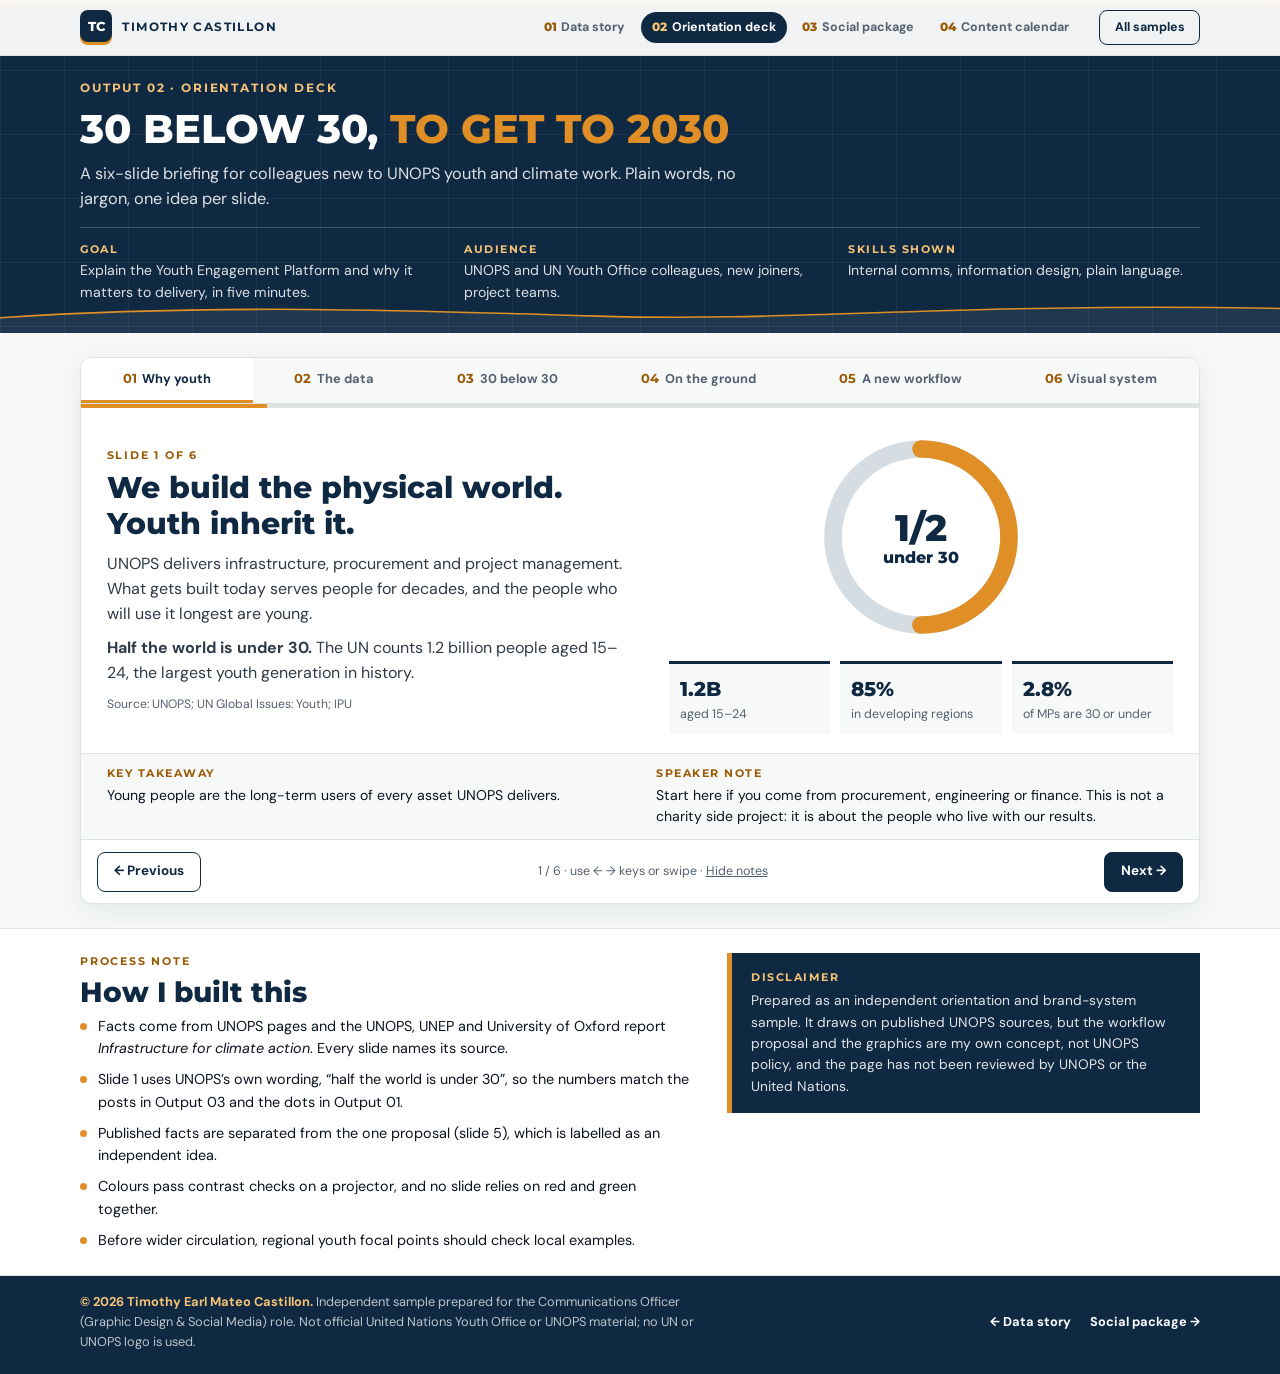
<file: orientation-deck.html>
<!DOCTYPE html>
<html lang="en">
<head>
<meta charset="UTF-8">
<meta name="viewport" content="width=device-width, initial-scale=1, viewport-fit=cover">
<meta name="robots" content="noindex, nofollow">
<meta name="description" content="A six-slide orientation briefing on the UNOPS Youth Engagement Platform and climate-resilient infrastructure.">
<title>Orientation deck · Timothy Castillon</title>
<link rel="preconnect" href="https://fonts.googleapis.com"><link rel="preconnect" href="https://fonts.gstatic.com" crossorigin><link href="https://fonts.googleapis.com/css2?family=DM+Sans:wght@400;500;700&family=Montserrat:wght@700;800&display=swap" rel="stylesheet">
<link rel="stylesheet" href="assets/brand.css">
<style>
.deck{background:#fff;border:1px solid var(--line);border-radius:12px;overflow:hidden;box-shadow:0 8px 28px rgba(15,41,66,.08)}
.dtabs{display:flex;overflow-x:auto;border-bottom:1px solid var(--line);background:var(--fog)}
.dtabs button{flex:1 0 auto;padding:.7rem 1rem;font-size:.8rem;font-weight:700;color:var(--muted);border-bottom:3px solid transparent;white-space:nowrap}
.dtabs button b{font-family:var(--fh);color:var(--amber-dk);margin-right:.35rem}
.dtabs button:hover{background:var(--navy-lt)}
.dtabs button[aria-selected=true]{color:var(--navy);border-bottom-color:var(--amber);background:#fff}
.bar{height:4px;background:var(--line)}.bar i{display:block;height:100%;width:16.6%;background:var(--amber);transition:width .3s}
.slide{display:grid;grid-template-columns:1.05fr 1fr;gap:2rem;padding:1.2rem 1.6rem;min-height:300px;align-items:center;animation:rise .35s ease both}
@keyframes rise{from{opacity:0;transform:translateY(8px)}}
@media(max-width:820px){.slide{grid-template-columns:1fr;padding:1.2rem}}
.slide h2{font-size:clamp(1.35rem,2.6vw,1.9rem);margin-bottom:.6rem}
.slide p{color:#2f3a47;margin-bottom:.6rem}
.slide .tag{display:inline-block;font-size:.7rem;font-weight:700;padding:.15rem .65rem;border-radius:999px;background:#FBEBD0;color:#7a4a05;margin-bottom:.6rem}
.vis{display:flex;flex-direction:column;gap:.9rem;justify-content:center}
.ring{position:relative;width:min(100%,220px);margin:0 auto}
.ring svg{display:block;width:100%;transform:rotate(-90deg)}
.ring circle{fill:none;stroke-width:16}
.ring .bg{stroke:#D5DDE3}.ring .fg{stroke:var(--amber);stroke-linecap:round;stroke-dasharray:502;stroke-dashoffset:502;transition:stroke-dashoffset 1.1s cubic-bezier(.2,.8,.2,1)}
.ring.go .fg{stroke-dashoffset:251}
.ring b{position:absolute;inset:0;display:grid;place-items:center;text-align:center;font-family:var(--fh);font-weight:800;color:var(--navy);font-size:1rem;line-height:1.15}
.ring b span{font-size:2.3rem;display:block}
.mini{display:grid;grid-template-columns:repeat(3,1fr);gap:.6rem}
.mini div{padding:.6rem .7rem;border-top:3px solid var(--navy);background:var(--fog);font-size:.78rem;color:var(--muted)}
.mini b{display:block;font-family:var(--fh);font-weight:800;font-size:1.25rem;color:var(--navy)}
.hb{display:grid;gap:.9rem}
.hb div{font-size:.85rem;font-weight:700;color:var(--navy)}
.hb div span{display:flex;justify-content:space-between;margin-bottom:.25rem}
.hb div span em{font-style:normal;font-family:var(--fh);font-weight:800}
.hb u{display:block;height:16px;border-radius:99px;background:#D5DDE3;overflow:hidden;text-decoration:none}
.hb u i{display:block;height:100%;width:0;border-radius:99px;background:var(--navy);transition:width 1.1s cubic-bezier(.2,.8,.2,1)}
.hb div:nth-child(2) u i{background:var(--amber)}.hb div:nth-child(3) u i{background:var(--green)}
.go .hb u i{width:var(--w)}
.dots30{display:grid;grid-template-columns:repeat(10,1fr);gap:6px;max-width:340px}
.dots30 i{aspect-ratio:1;border-radius:50%;background:#D5DDE3;transition:background .3s}
.go .dots30 i{background:var(--green)}
.tl{list-style:none;position:relative;padding-left:1.4rem;display:grid;gap:.8rem}
.tl::before{content:"";position:absolute;left:5px;top:6px;bottom:6px;width:2px;background:var(--line)}
.tl li{position:relative;font-size:.9rem}.tl li::before{content:"";position:absolute;left:-1.4rem;top:.35rem;width:12px;height:12px;border-radius:50%;background:var(--amber);border:2px solid #fff;box-shadow:0 0 0 1px var(--amber)}
.tl b{display:block;font-family:var(--fh);font-size:.7rem;letter-spacing:.1em;text-transform:uppercase;color:var(--amber-dk)}
.steps{display:grid;grid-template-columns:1fr 1fr;gap:.7rem}
.steps div{padding:.7rem .8rem;border:1px solid var(--line);border-left:4px solid var(--amber);border-radius:var(--r);background:var(--fog);font-size:.86rem}
.steps b{display:block;color:var(--navy);font-size:.92rem}
.links{display:grid;gap:.5rem}
.links a{display:flex;justify-content:space-between;gap:1rem;padding:.6rem .8rem;border:1px solid var(--line);border-radius:var(--r);text-decoration:none;font-size:.86rem;background:var(--fog)}
.links a b{font-family:var(--fh);color:var(--navy)}.links a:hover{border-color:var(--amber)}
.notes{border-top:1px solid var(--line);padding:.7rem 1.6rem;display:grid;grid-template-columns:1fr 1fr;gap:0 2rem;background:var(--fog);font-size:.88rem}
.notes[hidden]{display:none}
@media(max-width:820px){.notes{grid-template-columns:1fr;padding:.9rem 1.2rem}}
.notes b{display:block;font-family:var(--fh);font-size:.68rem;letter-spacing:.14em;text-transform:uppercase;color:var(--amber-dk);margin-bottom:.15rem}
.ctl{display:flex;justify-content:space-between;align-items:center;gap:1rem;padding:.7rem 1rem;border-top:1px solid var(--line)}
.ctl small{color:var(--muted);font-size:.78rem}
.pn{display:grid;grid-template-columns:1.3fr 1fr;gap:2rem;align-items:start}
@media(max-width:860px){.pn{grid-template-columns:1fr}}
.pn ul{list-style:none;display:grid;gap:.55rem;font-size:.9rem}.pn li{padding-left:1.1rem;position:relative}.pn li::before{content:"";position:absolute;left:0;top:.55em;width:7px;height:7px;border-radius:50%;background:var(--amber)}
.disc{background:var(--navy);color:rgba(255,255,255,.88);border-left:5px solid var(--amber);padding:1rem 1.2rem;font-size:.86rem}.disc b{display:block;font-family:var(--fh);font-size:.68rem;letter-spacing:.14em;text-transform:uppercase;color:var(--amber-lt);margin-bottom:.3rem}
</style>
<meta name="googlebot" content="noindex, nofollow">
<style id="tcx-protect-css">
  html, body { -webkit-user-select: none; -ms-user-select: none; user-select: none; -webkit-touch-callout: none; }
  input, textarea, select, [contenteditable="true"] { -webkit-user-select: text; user-select: text; }
  img { -webkit-user-drag: none; user-drag: none; }
</style>
<script id="tcx-protect-js">
  /* Deterrence only. It stops casual saving and copying, not a determined person. */
  (function () {
    var msg = 'Sample by Timothy Castillon. Copying and source download are disabled.';
    function toast() {
      var t = document.getElementById('tcxToast');
      if (!t) {
        t = document.createElement('div');
        t.id = 'tcxToast'; t.setAttribute('role', 'status');
        t.style.cssText = 'position:fixed;left:50%;bottom:24px;transform:translateX(-50%);z-index:99999;background:#0F2942;color:#fff;font:500 13px/1.4 Inter,system-ui,sans-serif;padding:10px 16px;border-radius:8px;border-bottom:3px solid #E08E26;box-shadow:0 8px 24px rgba(0,0,0,.25);opacity:0;transition:opacity .2s;pointer-events:none;max-width:90vw;text-align:center';
        document.body.appendChild(t);
      }
      t.textContent = msg; t.style.opacity = '1';
      clearTimeout(t._h); t._h = setTimeout(function () { t.style.opacity = '0'; }, 2200);
    }
    document.addEventListener('contextmenu', function (e) { e.preventDefault(); toast(); });
    document.addEventListener('dragstart', function (e) { if (e.target && e.target.tagName === 'IMG') e.preventDefault(); });
    document.addEventListener('keydown', function (e) {
      var k = (e.key || '').toLowerCase();
      var mod = e.ctrlKey || e.metaKey;
      var block =
        e.key === 'F12' ||
        (mod && e.shiftKey && (k === 'i' || k === 'j' || k === 'c')) ||   /* DevTools */
        (e.metaKey && e.altKey && (k === 'i' || k === 'j' || k === 'c' || k === 'u')) || /* Mac DevTools / source (Option changes the key on some layouts) */
        (mod && (k === 'u' || k === 's' || k === 'p'));                   /* view source, save, print */
      if (block) { e.preventDefault(); toast(); }
    });
  })();
</script>
</head>
<body>
<nav class="nav" aria-label="Sample work"><a class="brand" href="../index.html" aria-label="Timothy Castillon, back to main application site"><span class="mark" aria-hidden="true">TC</span><span>Timothy Castillon</span></a><ul class="series"><li><a href="data-story.html"><b>01</b><span>Data story</span></a></li><li><a href="orientation-deck.html" aria-current="page"><b>02</b><span>Orientation deck</span></a></li><li><a href="social-package.html"><b>03</b><span>Social package</span></a></li><li><a href="content-calendar.html"><b>04</b><span>Content calendar</span></a></li></ul><a class="back" href="sample-work.html">All samples</a></nav>
<header class="hero">
<p class="eyebrow">Output 02 &middot; Orientation deck</p>
<h1>30 below 30, <em>to get to 2030</em></h1>
<p class="lede">A six-slide briefing for colleagues new to UNOPS youth and climate work. Plain words, no jargon, one idea per slide.</p>
<div class="brief"><div><b>Goal</b>Explain the Youth Engagement Platform and why it matters to delivery, in five minutes.</div><div><b>Audience</b>UNOPS and UN Youth Office colleagues, new joiners, project teams.</div><div><b>Skills shown</b>Internal comms, information design, plain language.</div></div>
</header>
<section id="deck"><div class="deck" id="deckbox">
<div class="dtabs" role="tablist" aria-label="Slides" id="dtabs"></div>
<div class="bar"><i id="bar"></i></div>
<div id="stage" aria-live="polite"></div>
<div class="notes" id="notes"><div><b>Key takeaway</b><span id="n1"></span></div><div><b>Speaker note</b><span id="n2"></span></div></div>
<div class="ctl"><button class="btn ghost" id="prev">&larr; Previous</button><small><span id="pos">1 / 6</span> &middot; use &larr; &rarr; keys or swipe &middot; <button id="tn" style="text-decoration:underline">Hide notes</button></small><button class="btn" id="next">Next &rarr;</button></div>
</div></section>

<section class="alt" id="process"><div class="pn"><div>
<div class="k">Process note</div><h2>How I built this</h2>
<ul>
<li>Facts come from UNOPS pages and the UNOPS, UNEP and University of Oxford report <em>Infrastructure for climate action</em>. Every slide names its source.</li>
<li>Slide 1 uses UNOPS&rsquo;s own wording, &ldquo;half the world is under 30&rdquo;, so the numbers match the posts in Output 03 and the dots in Output 01.</li>
<li>Published facts are separated from the one proposal (slide 5), which is labelled as an independent idea.</li>
<li>Colours pass contrast checks on a projector, and no slide relies on red and green together.</li>
<li>Before wider circulation, regional youth focal points should check local examples.</li>
</ul></div>
<div class="disc"><b>Disclaimer</b>Prepared as an independent orientation and brand-system sample. It draws on published UNOPS sources, but the workflow proposal and the graphics are my own concept, not UNOPS policy, and the page has not been reviewed by UNOPS or the United Nations.</div></div></section>
<footer><p><b>&copy; 2026 Timothy Earl Mateo Castillon.</b> Independent sample prepared for the Communications Officer (Graphic Design &amp; Social Media) role. Not official United Nations Youth Office or UNOPS material; no UN or UNOPS logo is used.</p><nav aria-label="Next and previous sample"><a href="data-story.html">&larr; Data story</a><a href="social-package.html">Social package &rarr;</a></nav></footer>
<div class="toast" id="toast" role="status" aria-live="polite"></div>
<script>
var S=[
{t:'Why youth',h:'We build the physical world. Youth inherit it.',
 p:'<p>UNOPS delivers infrastructure, procurement and project management. What gets built today serves people for decades, and the people who will use it longest are young.</p><p><b>Half the world is under 30.</b> The UN counts 1.2 billion people aged 15&ndash;24, the largest youth generation in history.</p>',
 v:'<div class="ring" id="ring"><svg viewBox="0 0 200 200"><circle class="bg" cx="100" cy="100" r="80"/><circle class="fg" cx="100" cy="100" r="80"/></svg><b><div><span>1/2</span>under 30</div></b></div><div class="mini"><div><b>1.2B</b>aged 15&ndash;24</div><div><b>85%</b>in developing regions</div><div><b>2.8%</b>of MPs are 30 or under</div></div>',
 k:'Young people are the long-term users of every asset UNOPS delivers.',
 n:'Start here if you come from procurement, engineering or finance. This is not a charity side project: it is about the people who live with our results.',
 s:'UNOPS; UN Global Issues: Youth; IPU'},
{t:'The data',h:'Infrastructure shapes climate, and climate shapes youth.',
 p:'<p>UNOPS research with the University of Oxford finds that infrastructure heavily influences the Sustainable Development Goals and most of the emissions and adaptation costs the climate agenda must tackle.</p>',
 v:'<div class="hb"><div><span>SDG targets influenced <em>up to 92%</em></span><u><i style="--w:92%"></i></u></div><div><span>Greenhouse gas emissions <em>79%</em></span><u><i style="--w:79%"></i></u></div><div><span>Adaptation costs <em>88%</em></span><u><i style="--w:88%"></i></u></div></div>',
 k:'Decisions on grids, buildings and water systems set climate outcomes for generations.',
 n:'Bars show the share of each total that infrastructure accounts for or influences. Quote the source, UNOPS, UNEP and Oxford, whenever you use them.',
 s:'UNOPS, UNEP and University of Oxford, Infrastructure for climate action (2021)'},
{t:'30 below 30',h:'Thirty advisors, all under 30.',
 p:'<p>The Youth Engagement Platform advises UNOPS leadership on youth-centred and intergenerational views, and acts as an ambassador group at key events. It works under the motto <b>&ldquo;30 below 30, to get to 2030.&rdquo;</b></p><p>A second cohort has been announced.</p>',
 v:'<div class="dots30" id="d30"></div><div class="mini"><div><b>30</b>members</div><div><b>&lt;30</b>years old</div><div><b>2nd</b>cohort announced</div></div>',
 k:'Youth are advisors with a standing seat, not an occasional audience.',
 n:'Say it plainly: members advise, they do not decide. The value is that advice arrives early, before designs are fixed.',
 s:'UNOPS, Youth at the table; UNOPS careers posting for members'},
{t:'On the ground',h:'From global forums to delivery.',
 p:'<p>The first cohort took part in the Fourth Financing for Development Forum in Sevilla and in COP30 in Brazil. A second cohort builds on that, and at COP31 in Antalya a platform member spoke on youth and climate panels.</p>',
 v:'<ul class="tl"><li><b>2025</b>Sevilla: Fourth Financing for Development Forum</li><li><b>Nov 2025</b>COP30, Brazil</li><li><b>2026</b>Second cohort announced</li><li><b>Nov 2026</b>COP31, Antalya: a member speaks on youth and climate</li></ul>',
 k:'Youth input now travels from forums into UNOPS practice.',
 n:'Focus on the three delivery themes UNOPS names: resilient energy, circular approaches and adaptation. The COP31 panels appear on the UNOPS COP31 page.',
 s:'UNOPS, Youth at the table; UNOPS at COP31 events page'},
{t:'A new workflow',h:'How a project team could involve youth early.',
 p:'<span class="tag">Proposal: independent idea, not UNOPS policy</span><p>Four small habits would let any team use youth advice without slowing delivery.</p>',
 v:'<div class="steps"><div><b>1 &middot; Ask early</b>Invite youth advisors at design stage.</div><div><b>2 &middot; Share plainly</b>Send a one-page brief in plain language.</div><div><b>3 &middot; Answer in writing</b>Say what was taken up, and why or why not.</div><div><b>4 &middot; Report back</b>Show the result to the same advisors.</div></div>',
 k:'Early, plain and answered: three habits that make advice useful.',
 n:'Be clear this slide is a proposal. Ask teams which step would be hardest in their own project and why.',
 s:'Independent proposal'},
{t:'Visual system',h:'One look across every sample.',
 p:'<p>A grid of architectural lines, a curve of water or terrain, and one message per card. Navy, amber and green; Montserrat and DM Sans. Every graphic is labelled <b>independent sample</b>.</p>',
 v:'<div class="links"><a href="data-story.html"><b>01 Data story</b><span>Numbers as dots</span></a><a href="social-package.html"><b>03 Social package</b><span>Five platforms, one look</span></a><a href="content-calendar.html"><b>04 Content calendar</b><span>A year of moments</span></a></div>',
 k:'A consistent identity lets partners recognise and reuse the work quickly.',
 n:'Close by pointing to the other samples. Everything shares one palette, one grid and one source rule.',
 s:'Independent design system'}
];
var i=0,tabs=document.getElementById('dtabs'),st=document.getElementById('stage');
S.forEach(function(s,k){var b=document.createElement('button');b.setAttribute('role','tab');b.innerHTML='<b>0'+(k+1)+'</b>'+s.t;b.onclick=function(){go(k)};tabs.appendChild(b)});
function go(k){
  i=Math.max(0,Math.min(S.length-1,k));var s=S[i];
  st.innerHTML='<div class="slide" id="sl"><div><div class="k">Slide '+(i+1)+' of '+S.length+'</div><h2>'+s.h+'</h2>'+s.p+'<span class="src" style="margin-top:.2rem">Source: '+s.s+'</span></div><div class="vis">'+s.v+'</div></div>';
  [].forEach.call(tabs.children,function(b,j){b.setAttribute('aria-selected',j===i)});
  document.getElementById('bar').style.width=((i+1)/S.length*100)+'%';
  document.getElementById('pos').textContent=(i+1)+' / '+S.length;
  document.getElementById('n1').textContent=s.k;document.getElementById('n2').textContent=s.n;
  document.getElementById('prev').disabled=i===0;document.getElementById('next').disabled=i===S.length-1;
  var d=document.getElementById('d30');if(d){for(var q=0;q<30;q++){d.appendChild(document.createElement('i'))}}
  setTimeout(function(){var sl=document.getElementById('sl');if(sl){sl.classList.add('go');var r=document.getElementById('ring');if(r)r.classList.add('go')}},60);
}
document.getElementById('prev').onclick=function(){go(i-1)};document.getElementById('next').onclick=function(){go(i+1)};
document.addEventListener('keydown',function(e){if(/INPUT|TEXTAREA/.test(e.target.tagName))return;if(e.key==='ArrowRight')go(i+1);if(e.key==='ArrowLeft')go(i-1)});
var x0=null,box=document.getElementById('deckbox');box.addEventListener('pointerdown',function(e){x0=e.clientX});box.addEventListener('pointerup',function(e){if(x0!==null&&Math.abs(e.clientX-x0)>60&&!e.target.closest('a,button'))go(i+(e.clientX<x0?1:-1));x0=null});
document.getElementById('tn').onclick=function(){var n=document.getElementById('notes');n.hidden=!n.hidden;this.textContent=n.hidden?'Show notes':'Hide notes'};
go(0);
</script>
</body></html>
</file>
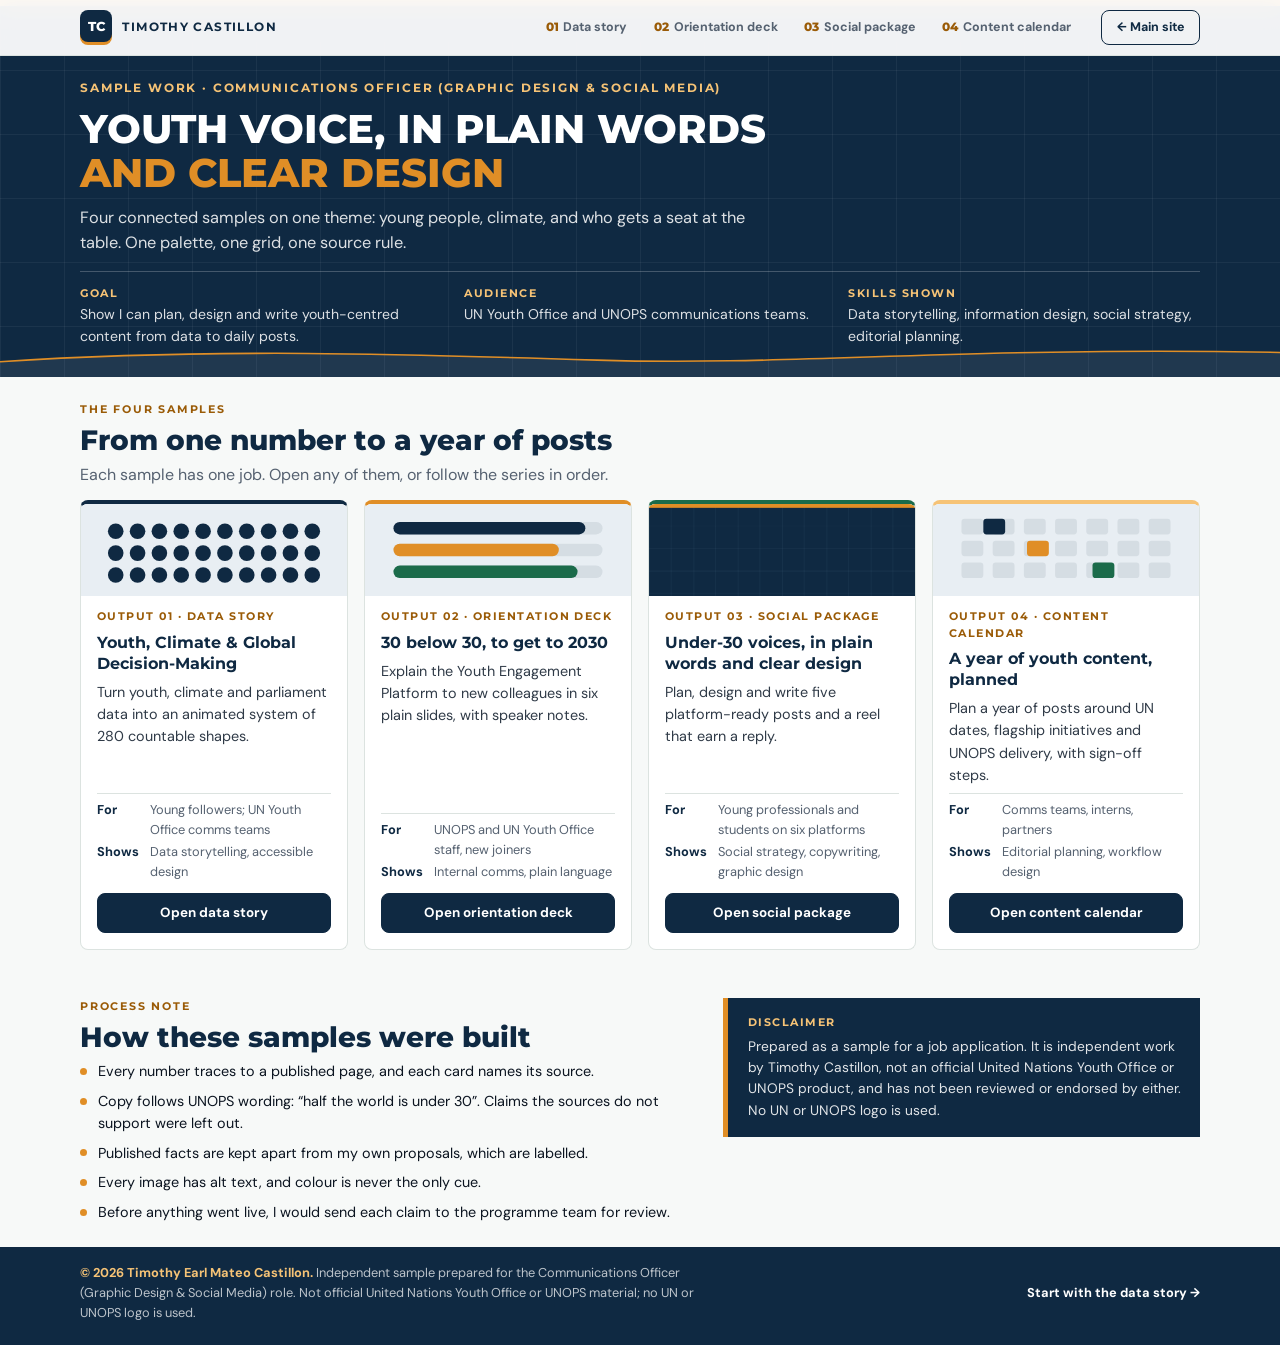
<file: sample-work.html>
<!DOCTYPE html>
<html lang="en">
<head>
<meta charset="UTF-8">
<meta name="viewport" content="width=device-width, initial-scale=1, viewport-fit=cover">
<meta name="robots" content="noindex, nofollow">
<meta name="description" content="Four connected samples for the Communications Officer (Graphic Design and Social Media) role: a data story, an orientation deck, a social package and a content calendar.">
<title>Sample work · Timothy Castillon</title>
<link rel="preconnect" href="https://fonts.googleapis.com"><link rel="preconnect" href="https://fonts.gstatic.com" crossorigin><link href="https://fonts.googleapis.com/css2?family=DM+Sans:wght@400;500;700&family=Montserrat:wght@700;800&display=swap" rel="stylesheet">
<link rel="stylesheet" href="assets/brand.css">
<style>
.grid4{display:grid;grid-template-columns:repeat(auto-fit,minmax(250px,1fr));gap:1rem}
.hc{background:#fff;border:1px solid var(--line);border-top:4px solid var(--navy);border-radius:var(--r);overflow:hidden;display:flex;flex-direction:column}
.hc:nth-child(2){border-top-color:var(--amber)}.hc:nth-child(3){border-top-color:var(--green)}.hc:nth-child(4){border-top-color:var(--amber-lt)}
.th{display:block;background:var(--navy-lt);height:92px;overflow:hidden;text-decoration:none}
.th svg{display:block;width:100%;height:100%;padding:.5rem 1rem}
.th img{width:100%;height:100%;object-fit:cover;object-position:top;display:block}
.bd{padding:.8rem 1rem 1rem;display:flex;flex-direction:column;gap:.4rem;flex:1}
.q{font-family:var(--fh);font-weight:700;font-size:.66rem;letter-spacing:.14em;text-transform:uppercase;color:var(--amber-dk)}
.hc h3{font-size:1.02rem}.hc p{font-size:.9rem;color:#2f3a47;flex:1}
.hc dl{display:grid;grid-template-columns:auto 1fr;gap:.15rem .7rem;font-size:.8rem;color:var(--muted);padding-top:.4rem;border-top:1px solid var(--line)}
.hc dt{font-weight:700;color:var(--navy)}
.hc .btn{justify-content:center;margin-top:.3rem}
.two{display:grid;grid-template-columns:1.5fr 1fr;gap:1.5rem;align-items:start}
@media(max-width:860px){.two{grid-template-columns:1fr}}
.gif{display:flex;gap:1rem;align-items:center}
.gif img{width:130px;border:5px solid var(--ink);border-radius:18px;display:block;flex-shrink:0}
.gif p{font-size:.88rem;color:#2f3a47;margin-bottom:.5rem}
.pn ul{list-style:none;display:grid;gap:.45rem;font-size:.9rem}.pn li{padding-left:1.1rem;position:relative}.pn li::before{content:"";position:absolute;left:0;top:.55em;width:7px;height:7px;border-radius:50%;background:var(--amber)}
.pn{display:grid;grid-template-columns:1.3fr 1fr;gap:1.5rem;align-items:start}@media(max-width:860px){.pn{grid-template-columns:1fr}}
.disc{background:var(--navy);color:rgba(255,255,255,.88);border-left:5px solid var(--amber);padding:1rem 1.2rem;font-size:.86rem}.disc b{display:block;font-family:var(--fh);font-size:.68rem;letter-spacing:.14em;text-transform:uppercase;color:var(--amber-lt);margin-bottom:.3rem}
</style>
<meta name="googlebot" content="noindex, nofollow">
<style id="tcx-protect-css">
  html, body { -webkit-user-select: none; -ms-user-select: none; user-select: none; -webkit-touch-callout: none; }
  input, textarea, select, [contenteditable="true"] { -webkit-user-select: text; user-select: text; }
  img { -webkit-user-drag: none; user-drag: none; }
</style>
<script id="tcx-protect-js">
  /* Deterrence only. It stops casual saving and copying, not a determined person. */
  (function () {
    var msg = 'Sample by Timothy Castillon. Copying and source download are disabled.';
    function toast() {
      var t = document.getElementById('tcxToast');
      if (!t) {
        t = document.createElement('div');
        t.id = 'tcxToast'; t.setAttribute('role', 'status');
        t.style.cssText = 'position:fixed;left:50%;bottom:24px;transform:translateX(-50%);z-index:99999;background:#0F2942;color:#fff;font:500 13px/1.4 Inter,system-ui,sans-serif;padding:10px 16px;border-radius:8px;border-bottom:3px solid #E08E26;box-shadow:0 8px 24px rgba(0,0,0,.25);opacity:0;transition:opacity .2s;pointer-events:none;max-width:90vw;text-align:center';
        document.body.appendChild(t);
      }
      t.textContent = msg; t.style.opacity = '1';
      clearTimeout(t._h); t._h = setTimeout(function () { t.style.opacity = '0'; }, 2200);
    }
    document.addEventListener('contextmenu', function (e) { e.preventDefault(); toast(); });
    document.addEventListener('dragstart', function (e) { if (e.target && e.target.tagName === 'IMG') e.preventDefault(); });
    document.addEventListener('keydown', function (e) {
      var k = (e.key || '').toLowerCase();
      var mod = e.ctrlKey || e.metaKey;
      var block =
        e.key === 'F12' ||
        (mod && e.shiftKey && (k === 'i' || k === 'j' || k === 'c')) ||   /* DevTools */
        (e.metaKey && e.altKey && (k === 'i' || k === 'j' || k === 'c' || k === 'u')) || /* Mac DevTools / source (Option changes the key on some layouts) */
        (mod && (k === 'u' || k === 's' || k === 'p'));                   /* view source, save, print */
      if (block) { e.preventDefault(); toast(); }
    });
  })();
</script>
</head>
<body>
<nav class="nav" aria-label="Sample work"><a class="brand" href="https://tmcastillon01.github.io/UNOPS_YOUTH/" aria-label="Timothy Castillon, back to main application site"><span class="mark" aria-hidden="true">TC</span><span>Timothy Castillon</span></a><ul class="series"><li><a href="data-story.html"><b>01</b><span>Data story</span></a></li><li><a href="orientation-deck.html"><b>02</b><span>Orientation deck</span></a></li><li><a href="social-package.html"><b>03</b><span>Social package</span></a></li><li><a href="content-calendar.html"><b>04</b><span>Content calendar</span></a></li></ul><a class="back" href="https://tmcastillon01.github.io/UNOPS_YOUTH/">&larr; Main site</a></nav>
<header class="hero">
<p class="eyebrow">Sample work &middot; Communications Officer (Graphic Design &amp; Social Media)</p>
<h1>Youth voice, in plain words <em>and clear design</em></h1>
<p class="lede">Four connected samples on one theme: young people, climate, and who gets a seat at the table. One palette, one grid, one source rule.</p>
<div class="brief"><div><b>Goal</b>Show I can plan, design and write youth-centred content from data to daily posts.</div><div><b>Audience</b>UN Youth Office and UNOPS communications teams.</div><div><b>Skills shown</b>Data storytelling, information design, social strategy, editorial planning.</div></div>
</header>
<section id="samples"><div class="k">The four samples</div><h2>From one number to a year of posts</h2>
<p class="sub">Each sample has one job. Open any of them, or follow the series in order.</p>
<div class="grid4"><article class="hc"><a class="th" href="data-story.html" tabindex="-1" aria-hidden="true"><svg viewBox="0 0 150 48" role="img" aria-label="30 filled dots"><g><circle cx="12" cy="12" r="5" fill="#0F2942"/><circle cx="26" cy="12" r="5" fill="#0F2942"/><circle cx="40" cy="12" r="5" fill="#0F2942"/><circle cx="54" cy="12" r="5" fill="#0F2942"/><circle cx="68" cy="12" r="5" fill="#0F2942"/><circle cx="82" cy="12" r="5" fill="#0F2942"/><circle cx="96" cy="12" r="5" fill="#0F2942"/><circle cx="110" cy="12" r="5" fill="#0F2942"/><circle cx="124" cy="12" r="5" fill="#0F2942"/><circle cx="138" cy="12" r="5" fill="#0F2942"/><circle cx="12" cy="26" r="5" fill="#0F2942"/><circle cx="26" cy="26" r="5" fill="#0F2942"/><circle cx="40" cy="26" r="5" fill="#0F2942"/><circle cx="54" cy="26" r="5" fill="#0F2942"/><circle cx="68" cy="26" r="5" fill="#0F2942"/><circle cx="82" cy="26" r="5" fill="#0F2942"/><circle cx="96" cy="26" r="5" fill="#0F2942"/><circle cx="110" cy="26" r="5" fill="#0F2942"/><circle cx="124" cy="26" r="5" fill="#0F2942"/><circle cx="138" cy="26" r="5" fill="#0F2942"/><circle cx="12" cy="40" r="5" fill="#0F2942"/><circle cx="26" cy="40" r="5" fill="#0F2942"/><circle cx="40" cy="40" r="5" fill="#0F2942"/><circle cx="54" cy="40" r="5" fill="#0F2942"/><circle cx="68" cy="40" r="5" fill="#0F2942"/><circle cx="82" cy="40" r="5" fill="#0F2942"/><circle cx="96" cy="40" r="5" fill="#0F2942"/><circle cx="110" cy="40" r="5" fill="#0F2942"/><circle cx="124" cy="40" r="5" fill="#0F2942"/><circle cx="138" cy="40" r="5" fill="#0F2942"/></g></svg></a><div class="bd"><div class="q">Output 01 &middot; Data story</div><h3>Youth, Climate &amp; Global Decision-Making</h3><p>Turn youth, climate and parliament data into an animated system of 280 countable shapes.</p><dl><dt>For</dt><dd>Young followers; UN Youth Office comms teams</dd><dt>Shows</dt><dd>Data storytelling, accessible design</dd></dl><a class="btn" href="data-story.html">Open data story</a></div></article><article class="hc"><a class="th" href="orientation-deck.html" tabindex="-1" aria-hidden="true"><svg viewBox="0 0 150 48" role="img" aria-label="Three progress bars"><rect x="8" y="6" width="134" height="8" rx="4" fill="#D5DDE3"/><rect x="8" y="6" width="123" height="8" rx="4" fill="#0F2942"/><rect x="8" y="20" width="134" height="8" rx="4" fill="#D5DDE3"/><rect x="8" y="20" width="106" height="8" rx="4" fill="#E08E26"/><rect x="8" y="34" width="134" height="8" rx="4" fill="#D5DDE3"/><rect x="8" y="34" width="118" height="8" rx="4" fill="#1B6B4A"/></svg></a><div class="bd"><div class="q">Output 02 &middot; Orientation deck</div><h3>30 below 30, to get to 2030</h3><p>Explain the Youth Engagement Platform to new colleagues in six plain slides, with speaker notes.</p><dl><dt>For</dt><dd>UNOPS and UN Youth Office staff, new joiners</dd><dt>Shows</dt><dd>Internal comms, plain language</dd></dl><a class="btn" href="orientation-deck.html">Open orientation deck</a></div></article><article class="hc"><a class="th" href="social-package.html" tabindex="-1" aria-hidden="true"><img src="assets/social/linkedin-card-1.png" alt="LinkedIn cover card from the social package" loading="lazy" width="1080" height="1350"></a><div class="bd"><div class="q">Output 03 &middot; Social package</div><h3>Under-30 voices, in plain words and clear design</h3><p>Plan, design and write five platform-ready posts and a reel that earn a reply.</p><dl><dt>For</dt><dd>Young professionals and students on six platforms</dd><dt>Shows</dt><dd>Social strategy, copywriting, graphic design</dd></dl><a class="btn" href="social-package.html">Open social package</a></div></article><article class="hc"><a class="th" href="content-calendar.html" tabindex="-1" aria-hidden="true"><svg viewBox="0 0 150 48" role="img" aria-label="Calendar grid"><g fill="#D5DDE3"><rect x="8" y="4" width="14" height="10" rx="2"/><rect x="28" y="4" width="14" height="10" rx="2"/><rect x="48" y="4" width="14" height="10" rx="2"/><rect x="68" y="4" width="14" height="10" rx="2"/><rect x="88" y="4" width="14" height="10" rx="2"/><rect x="108" y="4" width="14" height="10" rx="2"/><rect x="128" y="4" width="14" height="10" rx="2"/><rect x="8" y="18" width="14" height="10" rx="2"/><rect x="28" y="18" width="14" height="10" rx="2"/><rect x="48" y="18" width="14" height="10" rx="2"/><rect x="68" y="18" width="14" height="10" rx="2"/><rect x="88" y="18" width="14" height="10" rx="2"/><rect x="108" y="18" width="14" height="10" rx="2"/><rect x="128" y="18" width="14" height="10" rx="2"/><rect x="8" y="32" width="14" height="10" rx="2"/><rect x="28" y="32" width="14" height="10" rx="2"/><rect x="48" y="32" width="14" height="10" rx="2"/><rect x="68" y="32" width="14" height="10" rx="2"/><rect x="88" y="32" width="14" height="10" rx="2"/><rect x="108" y="32" width="14" height="10" rx="2"/><rect x="128" y="32" width="14" height="10" rx="2"/></g><rect x="50" y="18" width="14" height="10" rx="2" fill="#E08E26"/><rect x="92" y="32" width="14" height="10" rx="2" fill="#1B6B4A"/><rect x="22" y="4" width="14" height="10" rx="2" fill="#0F2942"/></svg></a><div class="bd"><div class="q">Output 04 &middot; Content calendar</div><h3>A year of youth content, planned</h3><p>Plan a year of posts around UN dates, flagship initiatives and UNOPS delivery, with sign-off steps.</p><dl><dt>For</dt><dd>Comms teams, interns, partners</dd><dt>Shows</dt><dd>Editorial planning, workflow design</dd></dl><a class="btn" href="content-calendar.html">Open content calendar</a></div></article></div></section>
<section id="process"><div class="pn"><div><div class="k">Process note</div><h2>How these samples were built</h2>
<ul><li>Every number traces to a published page, and each card names its source.</li>
<li>Copy follows UNOPS wording: &ldquo;half the world is under 30&rdquo;. Claims the sources do not support were left out.</li>
<li>Published facts are kept apart from my own proposals, which are labelled.</li>
<li>Every image has alt text, and colour is never the only cue.</li>
<li>Before anything went live, I would send each claim to the programme team for review.</li></ul></div>
<div class="disc"><b>Disclaimer</b>Prepared as a sample for a job application. It is independent work by Timothy Castillon, not an official United Nations Youth Office or UNOPS product, and has not been reviewed or endorsed by either. No UN or UNOPS logo is used.</div></div></section>
<footer><p><b>&copy; 2026 Timothy Earl Mateo Castillon.</b> Independent sample prepared for the Communications Officer (Graphic Design &amp; Social Media) role. Not official United Nations Youth Office or UNOPS material; no UN or UNOPS logo is used.</p><nav aria-label="Next and previous sample"><a href="data-story.html">Start with the data story &rarr;</a></nav></footer>
</body></html>
</file>
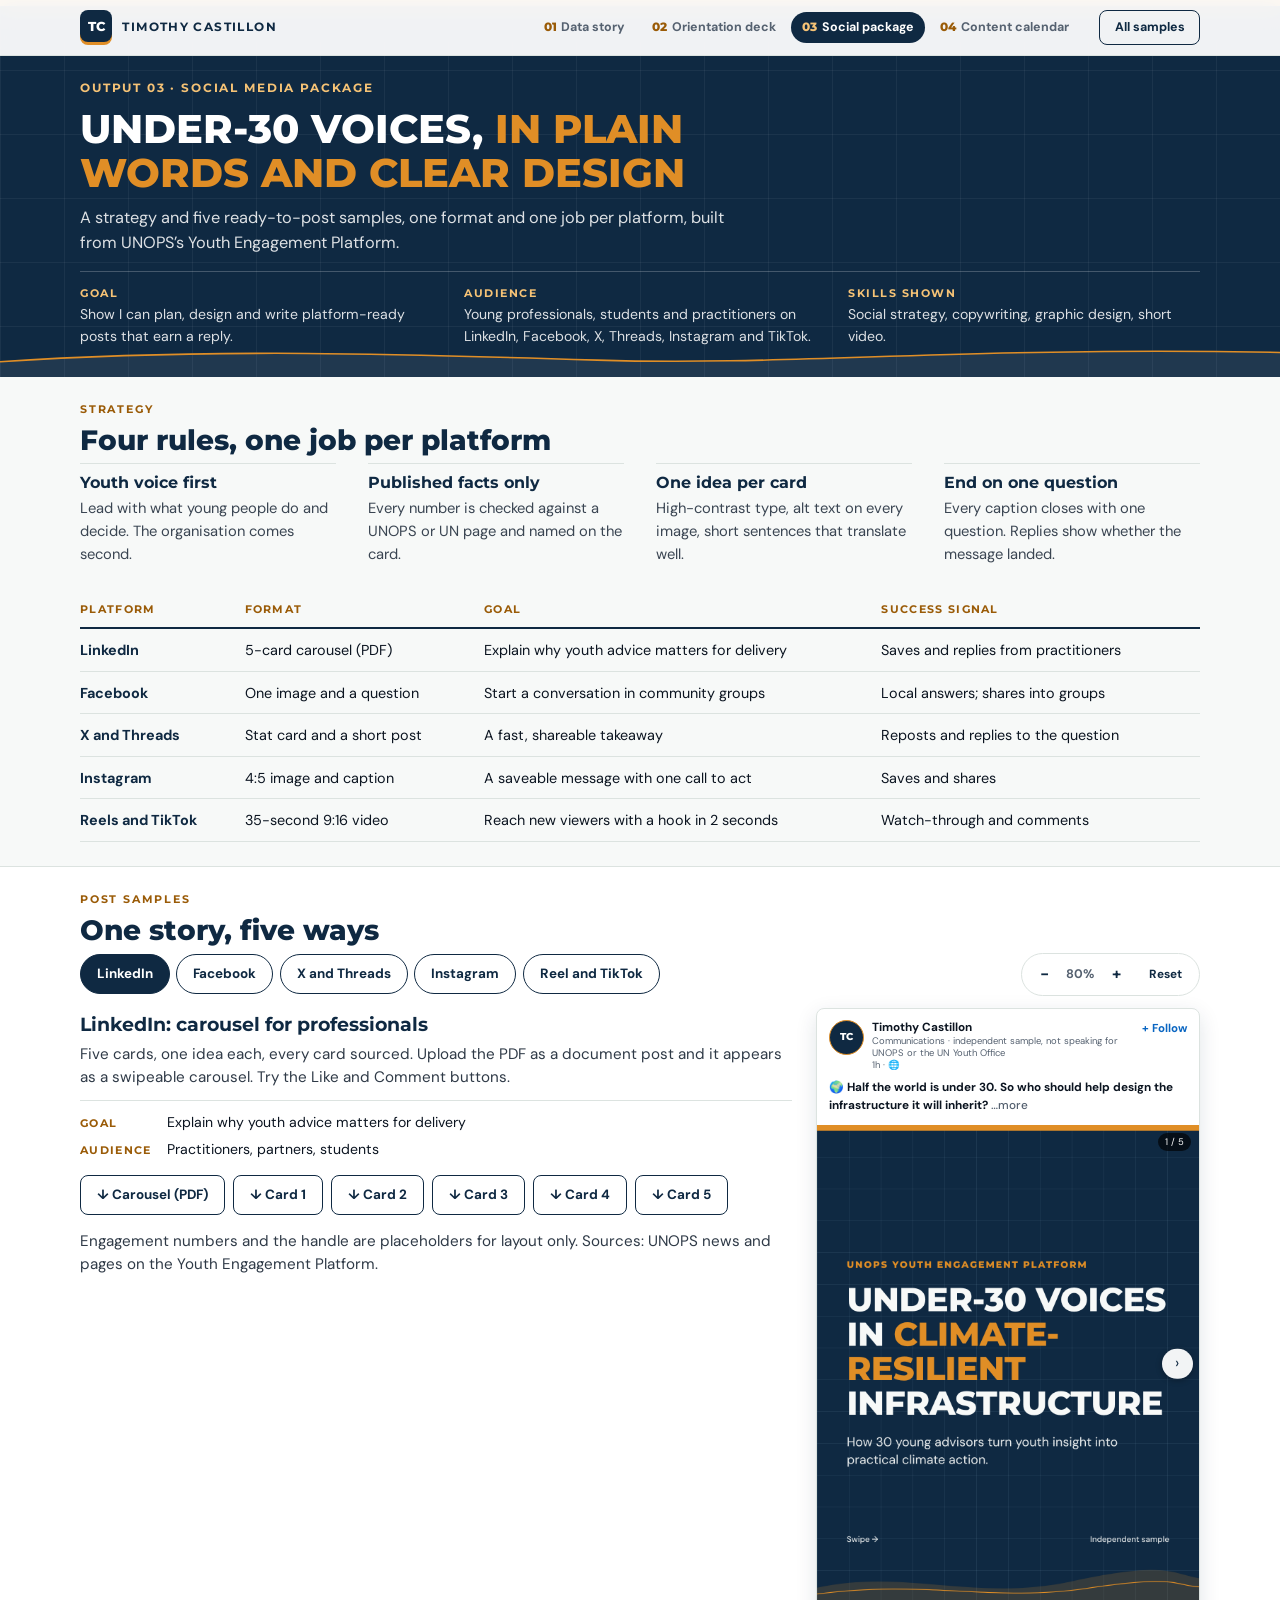
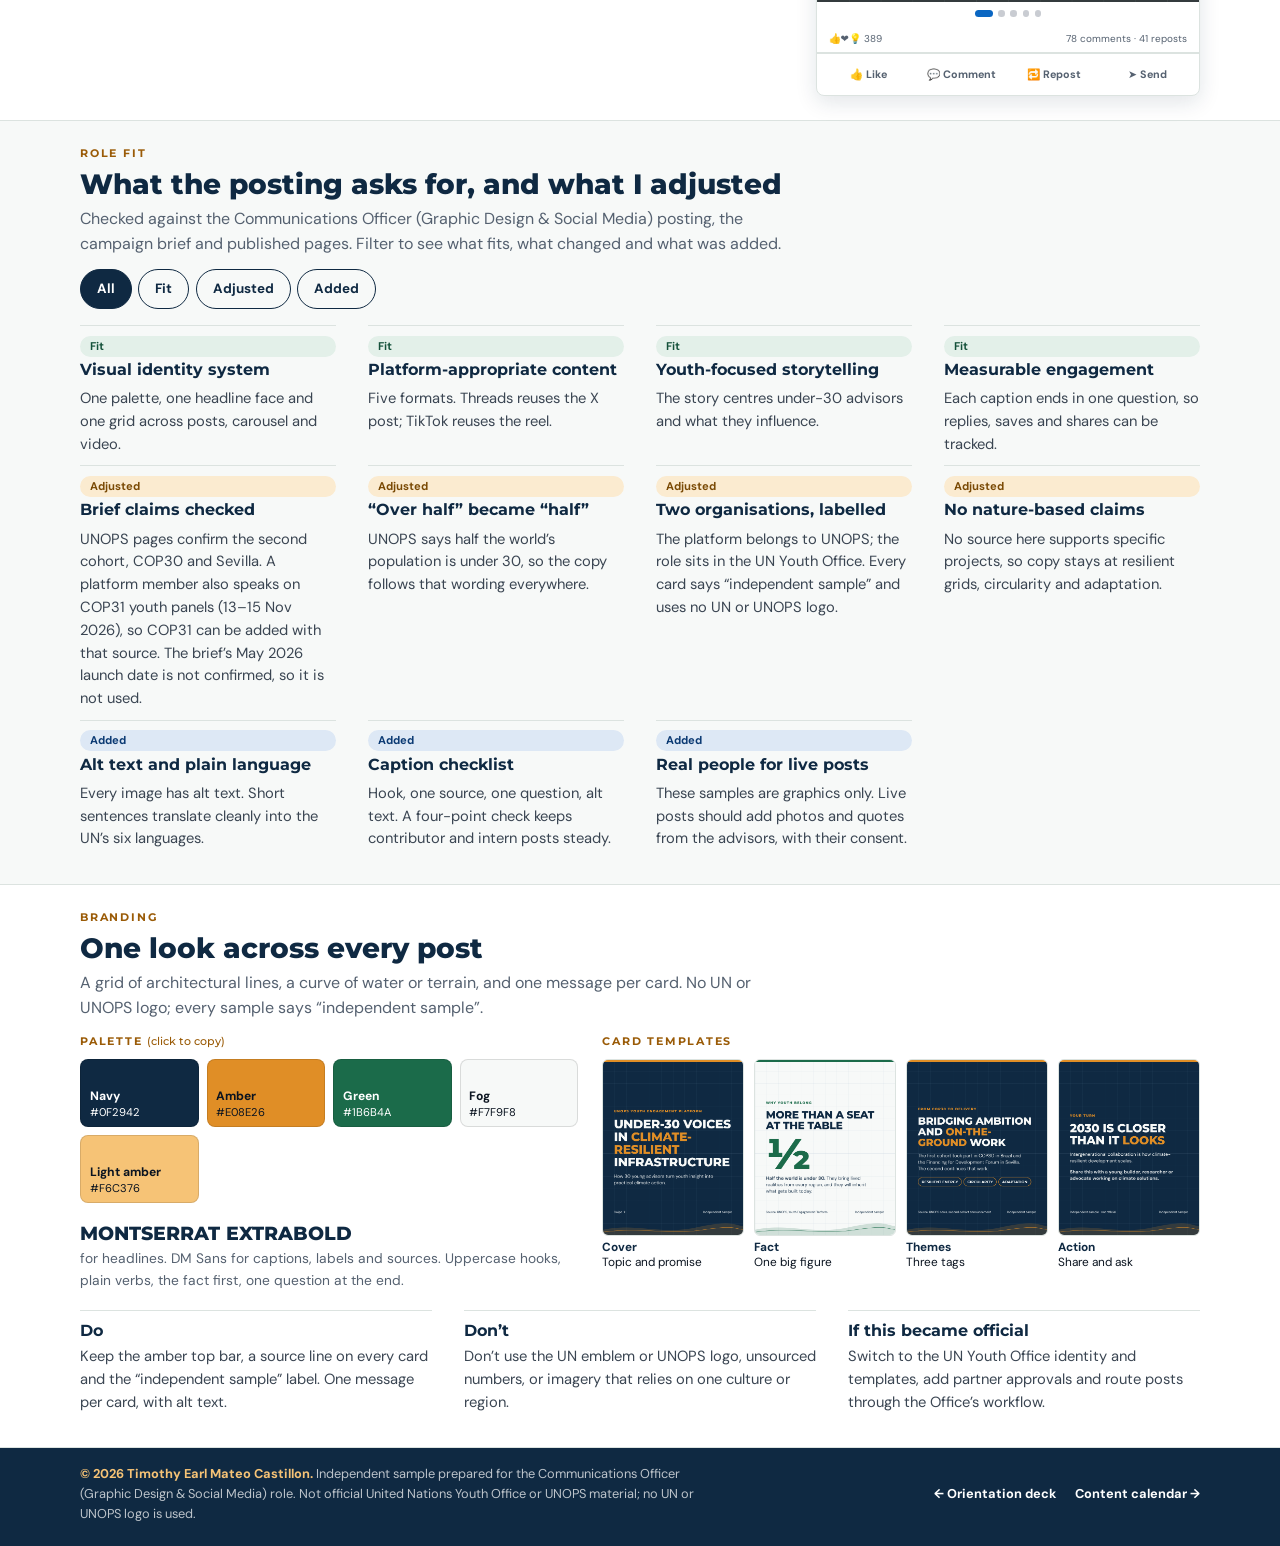
<file: social-package.html>
<!DOCTYPE html>
<html lang="en">
<head>
<meta charset="UTF-8">
<meta name="viewport" content="width=device-width, initial-scale=1, viewport-fit=cover">
<meta name="robots" content="noindex, nofollow">
<meta name="description" content="Five ready-to-post samples for LinkedIn, Facebook, X and Threads, Instagram and Reels, built from the UNOPS Youth Engagement Platform.">
<title>Social package · Timothy Castillon</title>
<link rel="preconnect" href="https://fonts.googleapis.com"><link rel="preconnect" href="https://fonts.gstatic.com" crossorigin><link href="https://fonts.googleapis.com/css2?family=DM+Sans:wght@400;500;700&family=Montserrat:wght@700;800&display=swap" rel="stylesheet">
<link rel="stylesheet" href="assets/brand.css">
<style>
.rv{display:grid;grid-template-columns:repeat(auto-fit,minmax(250px,1fr));gap:0 2rem}
.rv .item{display:flex;flex-direction:column;gap:.2rem}
.rv .item p{flex:1}
.stage{display:grid;grid-template-columns:minmax(0,1fr) minmax(0,420px);gap:1.8rem;align-items:start}.info{position:sticky;top:calc(var(--nav-h) + 14px)}
@media(max-width:900px){.stage{grid-template-columns:1fr}.info{position:static}}
.info h3{font-size:1.2rem;margin:.2rem 0 .4rem}
.info p{font-size:.95rem;color:#2f3a47;margin-bottom:.6rem}
.info dl{display:grid;grid-template-columns:auto 1fr;gap:.35rem 1rem;font-size:.88rem;margin:.6rem 0 .9rem;padding-top:.7rem;border-top:1px solid var(--line)}
.info dt{font-family:var(--fh);font-weight:700;font-size:.68rem;letter-spacing:.12em;text-transform:uppercase;color:var(--amber-dk);padding-top:.2rem}
.dl{display:flex;gap:.5rem;flex-wrap:wrap}
.note{margin-top:.9rem;font-size:.78rem;color:var(--muted)}
.post{background:#fff;border:1px solid var(--line);border-radius:10px;box-shadow:0 8px 26px rgba(15,41,66,.12);overflow:hidden;width:100%}
.post[hidden]{display:none}
.ph{display:flex;gap:.65rem;padding:.8rem .9rem .4rem;align-items:flex-start}
.av{width:44px;height:44px;border-radius:50%;background:var(--navy);color:#fff;border:2px solid var(--amber);display:grid;place-items:center;font-family:var(--fh);font-weight:800;font-size:.8rem;flex-shrink:0}
.who{flex:1;line-height:1.3;min-width:0}.who b{display:block;font-size:.92rem}.who small{display:block;font-size:.74rem;color:var(--muted)}
.fol{font-weight:700;font-size:.9rem;color:#0a66c2}
.cap{padding:.2rem .9rem .8rem;font-size:.92rem;white-space:pre-line;line-height:1.5}
.cap .more{display:none}.cap.open .more{display:inline}.cap.open .clip{display:none}
.moreb{color:var(--muted);font-weight:500}
.tag{color:#0a66c2;font-weight:500}
.fb .tag,.fb .fol{color:#1877f2}.fb .fol{display:none}
.car{position:relative;background:#000;overflow:hidden}
.track{display:flex;transition:transform .4s cubic-bezier(.4,.1,.2,1)}
.track img{flex:0 0 100%;width:100%;height:auto;aspect-ratio:4/5;object-fit:cover;display:block}
.nb{position:absolute;top:50%;transform:translateY(-50%);width:38px;height:38px;border-radius:50%;background:rgba(255,255,255,.95);color:var(--navy);font-size:1.2rem;box-shadow:0 2px 8px rgba(0,0,0,.3);z-index:3}
.nb[disabled]{opacity:0;pointer-events:none}.prev{left:8px}.next{right:8px}
.cnt{position:absolute;top:10px;right:10px;z-index:3;background:rgba(0,0,0,.65);color:#fff;font-size:.74rem;padding:.15rem .55rem;border-radius:99px}
.dots{display:flex;justify-content:center;gap:.45rem;padding:.6rem;background:#fff}
.dot{width:8px;height:8px;border-radius:50%;background:#c9ccd2;transition:all .25s}.dot[aria-current=true]{background:#0a66c2;width:22px;border-radius:8px}
.stats{display:flex;justify-content:space-between;gap:.5rem;flex-wrap:wrap;padding:.5rem .9rem;font-size:.78rem;color:var(--muted);border-bottom:1px solid var(--line)}
.acts{display:flex;padding:.15rem .3rem}.acts span{flex:1;text-align:center;padding:.6rem .2rem;font-size:.84rem;font-weight:700;color:#5d6470}
.pimg{display:block;width:100%;height:auto}
.x .cap{font-size:1rem}.x .ximg{display:block;height:auto;width:calc(100% - 1.8rem);margin:0 .9rem .6rem;border:1px solid var(--line);border-radius:14px}
.ctr{display:flex;justify-content:space-between;padding:0 .9rem .7rem;font-size:.74rem;color:var(--muted)}
.ig .cap b{font-weight:700}.iglk{padding:.5rem .9rem 0;font-size:.86rem;font-weight:700}
.reel{background:transparent;border:0;box-shadow:none;overflow:visible}
.phone{width:min(100%,300px);margin:0 auto;border:6px solid var(--ink);border-radius:26px;overflow:hidden;box-shadow:0 14px 36px rgba(15,41,66,.3);background:#000;line-height:0}
.phone img{width:100%;height:auto;display:block}
.sb{display:grid;grid-template-columns:repeat(4,1fr);gap:.5rem;margin-top:.9rem}
.sb a{display:block;text-decoration:none;font-size:.7rem;line-height:1.3;color:var(--muted)}
.sb a img{width:100%;border-radius:6px;border:1px solid var(--line);display:block;margin-bottom:.25rem}.sb b{color:var(--navy)}
.bgrid{display:grid;grid-template-columns:1fr 1.2fr;gap:1.5rem}
@media(max-width:860px){.bgrid{grid-template-columns:1fr}}
.tpl{display:grid;grid-template-columns:repeat(4,1fr);gap:.6rem}
.tpl figure{font-size:.74rem;line-height:1.3}.tpl img{width:100%;border-radius:6px;border:1px solid var(--line);display:block;margin-bottom:.25rem}.tpl b{display:block;color:var(--navy)}

/* interactive stage */
.stage{--z:.8;display:grid;grid-template-columns:minmax(0,1fr) calc(480px*var(--z));gap:1.5rem;align-items:start}
.stage .post{zoom:var(--z);max-width:480px}
.trow{display:flex;justify-content:space-between;align-items:center;gap:.8rem;flex-wrap:wrap;margin-bottom:.8rem}.trow .tabs{margin:0}
.zoombar{display:flex;align-items:center;gap:.3rem;background:#fff;border:1px solid var(--line);border-radius:999px;padding:.2rem .35rem}
.zb{min-width:34px;height:34px;border-radius:999px;font-weight:700;color:var(--navy)}.zb:hover{background:var(--navy-lt)}.zb.fit{font-size:.74rem;padding:0 .7rem}
.zoombar span{font-size:.78rem;font-weight:700;min-width:3ch;text-align:center;color:var(--muted)}
@media(max-width:900px){.stage{grid-template-columns:1fr}.stage .post{zoom:1}.zoombar{display:none}}
.acts-bar{display:flex;border-top:1px solid var(--line);padding:.2rem .4rem}
.ab{flex:1;min-height:44px;font-size:.84rem;font-weight:700;color:var(--muted);border-radius:6px}.ab:hover{background:var(--navy-lt)}.ab.on{color:var(--green)}.ab.on b{color:var(--green)}
.igbar{display:flex;gap:.2rem;padding:.2rem .5rem}.igbar .ab{flex:0 0 44px;font-size:1.3rem}.igbar .ab.on{color:#c0392b}
.iglk{padding:0 .9rem .3rem;font-size:.88rem}
.cbox{display:flex;gap:.5rem;padding:.5rem .8rem;border-top:1px solid var(--line)}.cbox[hidden]{display:none}.cbox input{flex:1;min-width:0;border:1px solid var(--line);border-radius:999px;padding:.4rem .8rem;font:inherit;font-size:.86rem}.cbox .btn{min-height:36px;padding:.3rem .9rem}
.cm{padding:.35rem .9rem;font-size:.86rem;border-top:1px solid var(--line)}.cm b{margin-right:.4rem}
.mtoast{position:absolute;left:50%;bottom:64px;transform:translateX(-50%);background:var(--navy);color:#fff;font-size:.78rem;padding:.4rem .8rem;border-radius:8px;border-bottom:3px solid var(--amber);z-index:5;pointer-events:none}
.post{position:relative}
/* reel */
.post.reel{background:transparent;border:0;box-shadow:none}
.phone{container-type:inline-size;position:relative;width:100%;max-width:340px;aspect-ratio:9/16;margin:0 auto;border:6px solid var(--ink);border-radius:28px;overflow:hidden;background:var(--navy);color:#fff;box-shadow:0 10px 30px rgba(15,41,66,.25)}
.rbars{position:absolute;z-index:3;left:4cqw;right:4cqw;top:3cqw;display:flex;gap:1.5cqw}.rbars i{flex:1;height:1.1cqw;border-radius:9px;background:rgba(255,255,255,.28);overflow:hidden;position:relative}
.rbars i::after{content:"";position:absolute;inset:0;background:#fff;transform:scaleX(0);transform-origin:left}
.rbars i.done::after{transform:scaleX(1)}.rbars i.run::after{animation:rfill var(--d,3.6s) linear forwards}
@keyframes rfill{to{transform:scaleX(1)}}
.rhead{position:absolute;z-index:3;top:7cqw;left:4cqw;display:flex;align-items:center;gap:2cqw;font-size:max(3.4cqw,.7rem)}.rhead small{opacity:.7}
.rav{display:grid;place-items:center;width:7.5cqw;height:7.5cqw;border-radius:50%;background:var(--amber);color:var(--ink);font-family:var(--fh);font-weight:800;font-size:3cqw}
.scene{position:absolute;inset:0;display:flex;flex-direction:column;justify-content:center;gap:3cqw;padding:20cqw 9cqw 14cqw}
.scene>*{animation:rin .6s ease-out both}
@keyframes rin{from{opacity:0;transform:translateY(3cqw)}to{opacity:1;transform:none}}
.rk{font-family:var(--fh);font-weight:700;font-size:max(3.3cqw,.68rem);letter-spacing:.14em;text-transform:uppercase;color:var(--amber)}
.rt2{font-family:var(--fh);font-weight:800;text-transform:uppercase;font-size:max(9cqw,1.35rem);line-height:1.08}.rt2 em{font-style:normal;color:var(--amber)}
.rs{font-size:max(4.4cqw,.9rem);line-height:1.4;color:rgba(255,255,255,.92)}
.rring{width:44cqw;position:relative}.rring svg{display:block;width:100%;transform:rotate(-90deg)}.rring circle{fill:none;stroke-width:14}.rring .a{stroke:rgba(255,255,255,.22)}
.rring .b{stroke:var(--amber);stroke-linecap:round;stroke-dasharray:314;stroke-dashoffset:314;animation:ringf 1.6s .2s ease-out forwards}
@keyframes ringf{to{stroke-dashoffset:157}}
.rring b{position:absolute;inset:0;display:grid;place-items:center;font-family:var(--fh);font-weight:800;font-size:13cqw}
.rb{font-family:var(--fh);font-weight:800;font-size:20cqw;line-height:1;color:var(--amber-lt)}
.rdots{display:grid;grid-template-columns:repeat(10,1fr);gap:1.6cqw}.rdots i{aspect-ratio:1;border-radius:50%;background:var(--amber-lt);transform:scale(0);animation:pop .3s ease-out forwards;animation-delay:calc(var(--i)*55ms + .4s)}
@keyframes pop{to{transform:scale(1)}}
.rchips{display:grid;gap:2.2cqw;justify-items:start;animation:none}.rchips span{font-family:var(--fh);font-weight:800;text-transform:uppercase;font-size:max(4.6cqw,.85rem);border:.8cqw solid var(--amber);border-radius:99px;padding:1.6cqw 5cqw;opacity:0;animation:rin .5s ease-out forwards;animation-delay:calc(var(--i)*.45s + .3s)}
.rcta{align-self:flex-start;background:var(--amber);color:var(--ink);font-family:var(--fh);font-weight:800;text-transform:uppercase;border-radius:3cqw;padding:3cqw 6cqw;font-size:max(4.6cqw,.85rem);animation:rin .6s .5s ease-out both,pulse 1.6s 1.2s ease-in-out infinite}
@keyframes pulse{50%{transform:scale(1.05)}}
.rsrc{position:absolute;z-index:3;left:9cqw;right:9cqw;bottom:5cqw;font-size:max(3cqw,.62rem);color:rgba(255,255,255,.7)}
.phone.paused *,.phone.paused *::after{animation-play-state:paused!important}
.rctl{display:flex;align-items:center;justify-content:center;gap:.6rem;margin-top:.7rem}.rctl span{font-size:.8rem;color:var(--muted);min-width:9ch}
@media(prefers-reduced-motion:reduce){.rchips span,.scene>*{opacity:1!important;transform:none!important}.rdots i{transform:none!important}.rring .b{stroke-dashoffset:157!important}.rbars i.run::after{transform:scaleX(1)}}
</style>
<meta name="googlebot" content="noindex, nofollow">
<style id="tcx-protect-css">
  html, body { -webkit-user-select: none; -ms-user-select: none; user-select: none; -webkit-touch-callout: none; }
  input, textarea, select, [contenteditable="true"] { -webkit-user-select: text; user-select: text; }
  img { -webkit-user-drag: none; user-drag: none; }
</style>
<script id="tcx-protect-js">
  /* Deterrence only. It stops casual saving and copying, not a determined person. */
  (function () {
    var msg = 'Sample by Timothy Castillon. Copying and source download are disabled.';
    function toast() {
      var t = document.getElementById('tcxToast');
      if (!t) {
        t = document.createElement('div');
        t.id = 'tcxToast'; t.setAttribute('role', 'status');
        t.style.cssText = 'position:fixed;left:50%;bottom:24px;transform:translateX(-50%);z-index:99999;background:#0F2942;color:#fff;font:500 13px/1.4 Inter,system-ui,sans-serif;padding:10px 16px;border-radius:8px;border-bottom:3px solid #E08E26;box-shadow:0 8px 24px rgba(0,0,0,.25);opacity:0;transition:opacity .2s;pointer-events:none;max-width:90vw;text-align:center';
        document.body.appendChild(t);
      }
      t.textContent = msg; t.style.opacity = '1';
      clearTimeout(t._h); t._h = setTimeout(function () { t.style.opacity = '0'; }, 2200);
    }
    document.addEventListener('contextmenu', function (e) { e.preventDefault(); toast(); });
    document.addEventListener('dragstart', function (e) { if (e.target && e.target.tagName === 'IMG') e.preventDefault(); });
    document.addEventListener('keydown', function (e) {
      var k = (e.key || '').toLowerCase();
      var mod = e.ctrlKey || e.metaKey;
      var block =
        e.key === 'F12' ||
        (mod && e.shiftKey && (k === 'i' || k === 'j' || k === 'c')) ||   /* DevTools */
        (e.metaKey && e.altKey && (k === 'i' || k === 'j' || k === 'c' || k === 'u')) || /* Mac DevTools / source (Option changes the key on some layouts) */
        (mod && (k === 'u' || k === 's' || k === 'p'));                   /* view source, save, print */
      if (block) { e.preventDefault(); toast(); }
    });
  })();
</script>
</head>
<body>
<nav class="nav" aria-label="Sample work"><a class="brand" href="../index.html" aria-label="Timothy Castillon, back to main application site"><span class="mark" aria-hidden="true">TC</span><span>Timothy Castillon</span></a><ul class="series"><li><a href="data-story.html"><b>01</b><span>Data story</span></a></li><li><a href="orientation-deck.html"><b>02</b><span>Orientation deck</span></a></li><li><a href="social-package.html" aria-current="page"><b>03</b><span>Social package</span></a></li><li><a href="content-calendar.html"><b>04</b><span>Content calendar</span></a></li></ul><a class="back" href="sample-work.html">All samples</a></nav>
<header class="hero">
<p class="eyebrow">Output 03 &middot; Social media package</p>
<h1>Under-30 voices, <em>in plain words and clear design</em></h1>
<p class="lede">A strategy and five ready-to-post samples, one format and one job per platform, built from UNOPS&rsquo;s Youth Engagement Platform.</p>
<div class="brief"><div><b>Goal</b>Show I can plan, design and write platform-ready posts that earn a reply.</div><div><b>Audience</b>Young professionals, students and practitioners on LinkedIn, Facebook, X, Threads, Instagram and TikTok.</div><div><b>Skills shown</b>Social strategy, copywriting, graphic design, short video.</div></div>
</header>
<section id="strategy"><div class="k">Strategy</div><h2>Four rules, one job per platform</h2>
<div class="cols" style="margin-bottom:1rem">
<div class="item"><h3>Youth voice first</h3><p>Lead with what young people do and decide. The organisation comes second.</p></div>
<div class="item"><h3>Published facts only</h3><p>Every number is checked against a UNOPS or UN page and named on the card.</p></div>
<div class="item"><h3>One idea per card</h3><p>High-contrast type, alt text on every image, short sentences that translate well.</p></div>
<div class="item"><h3>End on one question</h3><p>Every caption closes with one question. Replies show whether the message landed.</p></div></div>
<div class="scroll"><table><tr><th>Platform</th><th>Format</th><th>Goal</th><th>Success signal</th></tr>
<tr><td>LinkedIn</td><td>5-card carousel (PDF)</td><td>Explain why youth advice matters for delivery</td><td>Saves and replies from practitioners</td></tr>
<tr><td>Facebook</td><td>One image and a question</td><td>Start a conversation in community groups</td><td>Local answers; shares into groups</td></tr>
<tr><td>X and Threads</td><td>Stat card and a short post</td><td>A fast, shareable takeaway</td><td>Reposts and replies to the question</td></tr>
<tr><td>Instagram</td><td>4:5 image and caption</td><td>A saveable message with one call to act</td><td>Saves and shares</td></tr>
<tr><td>Reels and TikTok</td><td>35-second 9:16 video</td><td>Reach new viewers with a hook in 2 seconds</td><td>Watch-through and comments</td></tr></table></div></section>

<section class="alt" id="posts"><div class="k">Post samples</div><h2>One story, five ways</h2>
<div class="trow"><div class="tabs" role="tablist" aria-label="Platform" id="ptabs">
<button class="tab" role="tab" aria-selected="true" data-p="li">LinkedIn</button><button class="tab" role="tab" aria-selected="false" data-p="fb">Facebook</button><button class="tab" role="tab" aria-selected="false" data-p="x">X and Threads</button><button class="tab" role="tab" aria-selected="false" data-p="ig">Instagram</button><button class="tab" role="tab" aria-selected="false" data-p="reel">Reel and TikTok</button></div><div class="zoombar" aria-label="Zoom the post preview"><button class="zb" data-z="-1" aria-label="Zoom out">&minus;</button><span id="zv">80%</span><button class="zb" data-z="1" aria-label="Zoom in">+</button><button class="zb fit" data-z="0">Reset</button></div></div>
<div class="stage"><aside class="info" aria-live="polite"><h3 id="sh"></h3><p id="st"></p><dl id="sd"></dl><div class="dl" id="dl"></div><p class="note">Engagement numbers and the handle are placeholders for layout only. Sources: UNOPS news and pages on the Youth Engagement Platform.</p></aside>
<div><div class="post" id="p-li"><div class="ph"><div class="av" aria-hidden="true">TC</div><div class="who"><b>Timothy Castillon</b><small>Communications &middot; independent sample, not speaking for UNOPS or the UN Youth Office</small><small>1h &middot; &#127760;</small></div><span class="fol">+ Follow</span></div>
<div class="cap"><span class="clip"><b>&#127757; Half the world is under 30. So who should help design the infrastructure it will inherit?</b> <button class="moreb" data-more>&hellip;more</button></span><span class="more"><b>&#127757; Half the world is under 30. So who should help design the infrastructure it will inherit?</b>

UNOPS gives part of an answer. Its Youth Engagement Platform, under the motto &ldquo;30 below 30, to get to 2030,&rdquo; seats 30 young leaders, all under 30, as advisors on climate action, resilience and sustainable development.

&#129309; Why it matters: young people bring lived realities from every region, and they will live with the results.

&#127760; From forums to delivery: the first cohort took part in COP30 in Brazil and the Fourth Financing for Development Forum in Sevilla. A second cohort now builds on that.

&#127959;&#65039; What next: turning youth insight into practical action on resilient grids, circular approaches and adaptation.

<b>&#128073; Swipe the 5 cards, then tell me: what climate-resilient solution in your community needs urgent investment?</b>

<span class="tag">#YouthClimateAction #UNOPS #2030Agenda #SDGs</span>

Independent sample for a portfolio; not official UN Youth Office or UNOPS material.</span></div>
<div class="car" id="car" tabindex="0" aria-roledescription="carousel" aria-label="LinkedIn carousel, 5 cards"><div class="cnt" id="cnt">1 / 5</div><button class="nb prev" aria-label="Previous card">&lsaquo;</button><button class="nb next" aria-label="Next card">&rsaquo;</button>
<div class="track" id="track">
<img src="assets/social/linkedin-card-1.png" alt="Cover card: Under-30 voices in climate-resilient infrastructure, UNOPS Youth Engagement Platform." width="1080" height="1350">
<img src="assets/social/linkedin-card-2.png" alt="Half the world is under 30. They bring lived realities from every region." width="1080" height="1350" loading="lazy">
<img src="assets/social/linkedin-card-3.png" alt="The first cohort took part in COP30 and the Sevilla financing forum; resilient energy, circularity and adaptation." width="1080" height="1350" loading="lazy">
<img src="assets/social/linkedin-card-4.png" alt="30 members, all under 30, in an advisory role at UNOPS." width="1080" height="1350" loading="lazy">
<img src="assets/social/linkedin-card-5.png" alt="Call to action: 2030 is closer than it looks. Share with a young builder, researcher or advocate." width="1080" height="1350" loading="lazy"></div></div>
<div class="dots" id="dots"></div><div class="stats"><span>&#128077;&#10084;&#65039;&#128161; 389</span><span>78 comments &middot; 41 reposts</span></div><div class="acts-bar"><button class="ab" data-a="like">&#128077; Like</button><button class="ab" data-a="comment">&#128172; Comment</button><button class="ab" data-a="share">&#128257; Repost</button><button class="ab" data-a="share">&#10148; Send</button></div><div class="cbox" hidden><input type="text" maxlength="140" placeholder="Add a comment (sample only)" aria-label="Add a comment"><button class="btn amber">Post</button></div></div><div class="post fb" id="p-fb" hidden><div class="ph"><div class="av" aria-hidden="true">TC</div><div class="who"><b>Timothy Castillon</b><small>Just now &middot; &#127760;</small></div></div>
<div class="cap">Half the world is under 30, and the infrastructure planned today will serve them for decades. &#127757;

But young people are rarely in the room when grids, buildings and adaptation plans take shape. UNOPS is working on that: its Youth Engagement Platform seats 30 advisors, all under 30, and a second cohort has now been announced.

Therefore the question comes home: what climate-resilient solution needs urgent investment where you live? <span class="tag">#YouthClimateAction #UNOPS</span>

Independent sample, not official UNOPS or UN Youth Office material.</div>
<img class="pimg" src="assets/social/facebook-post.png" alt="Who should help design the infrastructure we inherit? A community question." width="1080" height="1350" loading="lazy">
<div class="stats"><span>&#128077;&#10084;&#65039; 212</span><span>56 comments &middot; 88 shares</span></div><div class="acts-bar"><button class="ab" data-a="like">&#128077; Like</button><button class="ab" data-a="comment">&#128172; Comment</button><button class="ab" data-a="share">&#10148; Share</button></div><div class="cbox" hidden><input type="text" maxlength="140" placeholder="Add a comment (sample only)" aria-label="Add a comment"><button class="btn amber">Post</button></div></div><div class="post x" id="p-x" hidden><div class="ph"><div class="av" aria-hidden="true">TC</div><div class="who"><b>Timothy Castillon</b><small>@tcastillon &middot; now</small></div></div>
<div class="cap" id="xcap">Half the world is under 30. UNOPS puts 30 of them in an advisory seat on climate action and resilience.

&#127757; First cohort: COP30 and the Sevilla financing forum
&#129309; Second cohort: building on it

What should they be asked first?</div>
<img class="ximg" src="assets/social/x-post.png" alt="Stat card: 30 below 30, to get to 2030. Young advisors for climate-resilient development." width="1600" height="900" loading="lazy">
<div class="ctr"><span id="chars"></span><span>Source: UNOPS</span></div><div class="acts-bar"><button class="ab" data-a="like">&#9825; <b>934</b></button><button class="ab" data-a="share">&#8635; 212</button><button class="ab" data-a="comment">&#128172; 47</button></div><div class="cbox" hidden><input type="text" maxlength="140" placeholder="Add a comment (sample only)" aria-label="Add a comment"><button class="btn amber">Post</button></div></div><div class="post ig" id="p-ig" hidden><div class="ph"><div class="av" aria-hidden="true">TC</div><div class="who"><b>tcastillon</b><small>Independent sample</small></div></div>
<img class="pimg" src="assets/social/instagram-post.png" alt="Infrastructure built for the future we inherit. Under-30 voices shaping resilient grids, circular construction and adaptation." width="1080" height="1350" loading="lazy">
<div class="igbar"><button class="ab" data-a="like" aria-label="Like">&#9825;</button><button class="ab" data-a="comment" aria-label="Comment">&#128172;</button><button class="ab" data-a="share" aria-label="Share">&#10148;</button></div><div class="iglk"><b id="igl">1,204</b> likes</div><div class="cbox" hidden><input type="text" maxlength="140" placeholder="Add a comment (sample only)" aria-label="Add a comment"><button class="btn amber">Post</button></div>
<div class="cap"><b>tcastillon</b> Half the world is under 30, and what we build today defines their next decade. &#127959;&#65039;&#127793;

UNOPS&rsquo;s second &ldquo;30 below 30, to get to 2030&rdquo; cohort brings young advisors into climate action and resilience work, building on the first cohort&rsquo;s presence at COP30 and in Sevilla.

Save this for the young builder in your life.

What climate-resilient solution in your community needs urgent investment right now?

<span class="tag">#YouthClimateAction #UNOPS #SDGs #Resilience</span>

Independent sample for a portfolio; not official UN Youth Office or UNOPS material.</div></div><div class="post reel" id="p-reel" hidden><div class="phone" id="phone" role="img" aria-label="Animated 14-second preview of the reel: half the world is under 30; 30 below 30; three practical shifts; what needs to change first?"><div class="rbars" id="rbars"><i></i><i></i><i></i><i></i></div><div class="rhead"><span class="rav">TC</span><b>tcastillon</b><small>Independent sample</small></div><div class="scene" id="scene"></div><div class="rsrc" id="rsrc"></div></div>
<div class="rctl"><button class="btn ghost" id="rpl">&#10074;&#10074; Pause</button><button class="btn ghost" id="rrp">&#8635; Replay</button><span id="rt">Scene 1 / 4</span></div></div></div></div></section>

<section id="review"><div class="k">Role fit</div><h2>What the posting asks for, and what I adjusted</h2>
<p class="sub">Checked against the Communications Officer (Graphic Design &amp; Social Media) posting, the campaign brief and published pages. Filter to see what fits, what changed and what was added.</p>
<div class="tabs" id="rvf" aria-label="Filter"><button class="tab" aria-pressed="true" data-f="all">All</button><button class="tab" aria-pressed="false" data-f="fit">Fit</button><button class="tab" aria-pressed="false" data-f="adj">Adjusted</button><button class="tab" aria-pressed="false" data-f="add">Added</button></div>
<div class="rv" id="rv">
<div class="item" data-k="fit"><span class="chip fit">Fit</span><h3>Visual identity system</h3><p>One palette, one headline face and one grid across posts, carousel and video.</p></div>
<div class="item" data-k="fit"><span class="chip fit">Fit</span><h3>Platform-appropriate content</h3><p>Five formats. Threads reuses the X post; TikTok reuses the reel.</p></div>
<div class="item" data-k="fit"><span class="chip fit">Fit</span><h3>Youth-focused storytelling</h3><p>The story centres under-30 advisors and what they influence.</p></div>
<div class="item" data-k="fit"><span class="chip fit">Fit</span><h3>Measurable engagement</h3><p>Each caption ends in one question, so replies, saves and shares can be tracked.</p></div>
<div class="item" data-k="adj"><span class="chip adj">Adjusted</span><h3>Brief claims checked</h3><p>UNOPS pages confirm the second cohort, COP30 and Sevilla. A platform member also speaks on COP31 youth panels (13&ndash;15 Nov 2026), so COP31 can be added with that source. The brief&rsquo;s May 2026 launch date is not confirmed, so it is not used.</p></div>
<div class="item" data-k="adj"><span class="chip adj">Adjusted</span><h3>&ldquo;Over half&rdquo; became &ldquo;half&rdquo;</h3><p>UNOPS says half the world&rsquo;s population is under 30, so the copy follows that wording everywhere.</p></div>
<div class="item" data-k="adj"><span class="chip adj">Adjusted</span><h3>Two organisations, labelled</h3><p>The platform belongs to UNOPS; the role sits in the UN Youth Office. Every card says &ldquo;independent sample&rdquo; and uses no UN or UNOPS logo.</p></div>
<div class="item" data-k="adj"><span class="chip adj">Adjusted</span><h3>No nature-based claims</h3><p>No source here supports specific projects, so copy stays at resilient grids, circularity and adaptation.</p></div>
<div class="item" data-k="add"><span class="chip add">Added</span><h3>Alt text and plain language</h3><p>Every image has alt text. Short sentences translate cleanly into the UN&rsquo;s six languages.</p></div>
<div class="item" data-k="add"><span class="chip add">Added</span><h3>Caption checklist</h3><p>Hook, one source, one question, alt text. A four-point check keeps contributor and intern posts steady.</p></div>
<div class="item" data-k="add"><span class="chip add">Added</span><h3>Real people for live posts</h3><p>These samples are graphics only. Live posts should add photos and quotes from the advisors, with their consent.</p></div>
</div></section>

<section class="alt" id="brand"><div class="k">Branding</div><h2>One look across every post</h2>
<p class="sub">A grid of architectural lines, a curve of water or terrain, and one message per card. No UN or UNOPS logo; every sample says &ldquo;independent sample&rdquo;.</p>
<div class="bgrid"><div><div class="k" style="margin-bottom:.5rem">Palette <span style="text-transform:none;letter-spacing:0;font-weight:500">(click to copy)</span></div><div class="sw" id="sw"></div>
<p style="font-family:var(--fh);font-weight:800;text-transform:uppercase;font-size:1.2rem;color:var(--navy);margin-top:1rem">Montserrat ExtraBold</p><p style="font-size:.86rem;color:var(--muted)">for headlines. DM Sans for captions, labels and sources. Uppercase hooks, plain verbs, the fact first, one question at the end.</p></div>
<div><div class="k" style="margin-bottom:.5rem">Card templates</div><div class="tpl">
<figure><img src="assets/social/linkedin-card-1.png" alt="Cover card template" loading="lazy"><b>Cover</b>Topic and promise</figure>
<figure><img src="assets/social/linkedin-card-2.png" alt="Fact card template" loading="lazy"><b>Fact</b>One big figure</figure>
<figure><img src="assets/social/linkedin-card-3.png" alt="Themes card template" loading="lazy"><b>Themes</b>Three tags</figure>
<figure><img src="assets/social/linkedin-card-5.png" alt="Action card template" loading="lazy"><b>Action</b>Share and ask</figure></div></div></div>
<div class="cols" style="margin-top:1.2rem">
<div class="item"><h3>Do</h3><p>Keep the amber top bar, a source line on every card and the &ldquo;independent sample&rdquo; label. One message per card, with alt text.</p></div>
<div class="item"><h3>Don&rsquo;t</h3><p>Don&rsquo;t use the UN emblem or UNOPS logo, unsourced numbers, or imagery that relies on one culture or region.</p></div>
<div class="item"><h3>If this became official</h3><p>Switch to the UN Youth Office identity and templates, add partner approvals and route posts through the Office&rsquo;s workflow.</p></div></div></section>
<footer><p><b>&copy; 2026 Timothy Earl Mateo Castillon.</b> Independent sample prepared for the Communications Officer (Graphic Design &amp; Social Media) role. Not official United Nations Youth Office or UNOPS material; no UN or UNOPS logo is used.</p><nav aria-label="Next and previous sample"><a href="orientation-deck.html">&larr; Orientation deck</a><a href="content-calendar.html">Content calendar &rarr;</a></nav></footer>
<div class="toast" id="toast" role="status" aria-live="polite"></div>
<script>
function toast(m){var t=document.getElementById('toast');t.textContent=m;t.classList.add('show');clearTimeout(t._h);t._h=setTimeout(function(){t.classList.remove('show')},2200)}
function copy(txt,msg){try{navigator.clipboard.writeText(txt).then(function(){toast(msg||'Copied')})}catch(e){var a=document.createElement('textarea');a.value=txt;document.body.appendChild(a);a.select();document.execCommand('copy');a.remove();toast(msg||'Copied')}}
(function(){
  var $=function(q,r){return (r||document).querySelector(q)},$$=function(q,r){return [].slice.call((r||document).querySelectorAll(q))};
  var track=$('#track'),pages=$$('img',track),n=pages.length,i=0,dots=$('#dots'),car=$('#car');
  pages.forEach(function(_,k){var b=document.createElement('button');b.className='dot';b.setAttribute('aria-label','Go to card '+(k+1));b.onclick=function(){go(k)};dots.appendChild(b)});
  function go(k){i=Math.max(0,Math.min(n-1,k));track.style.transform='translateX(-'+i*100+'%)';$$('.dot',dots).forEach(function(d,j){j===i?d.setAttribute('aria-current','true'):d.removeAttribute('aria-current')});$('#cnt').textContent=(i+1)+' / '+n;$('.prev').disabled=i===0;$('.next').disabled=i===n-1}
  $('.prev').onclick=function(){go(i-1)};$('.next').onclick=function(){go(i+1)};
  car.addEventListener('keydown',function(e){if(e.key==='ArrowRight')go(i+1);if(e.key==='ArrowLeft')go(i-1)});
  var x0=null;car.addEventListener('pointerdown',function(e){x0=e.clientX});car.addEventListener('pointerup',function(e){if(x0!==null){var d=e.clientX-x0;if(Math.abs(d)>45)go(i+(d<0?1:-1));x0=null}});go(0);
  $$('[data-more]').forEach(function(b){b.onclick=function(){b.closest('.cap').classList.add('open')}});
  $('#chars').textContent=$('#xcap').textContent.length+' / 280 characters';

  // zoom
  var z=.8,stage=$('.stage');
  function setZ(v){z=Math.max(.5,Math.min(1.3,Math.round(v*10)/10));stage.style.setProperty('--z',z);$('#zv').textContent=Math.round(z*100)+'%'}
  $$('.zb').forEach(function(b){b.onclick=function(){var d=+b.dataset.z;setZ(d===0?.8:z+d*.1)}});
  // actions
  function mt(p,m){var t=document.createElement('div');t.className='mtoast';t.textContent=m;p.appendChild(t);setTimeout(function(){t.remove()},1600)}
  $$('.post').forEach(function(p){
    $$('.ab',p).forEach(function(b){b.onclick=function(){
      var a=b.dataset.a;
      if(a==='like'){var on=b.classList.toggle('on');var n=$('b',b);if(n){var v=parseInt(n.textContent.replace(/,/g,''),10)+(on?1:-1);n.textContent=v.toLocaleString('en')}
        if(b.closest('.igbar')){b.innerHTML=on?'&#10084;&#65039;':'&#9825;';var g=$('#igl');var c=parseInt(g.textContent.replace(/,/g,''),10)+(on?1:-1);g.textContent=c.toLocaleString('en')}
        else if(b.textContent.indexOf('\u2661')>-1||b.textContent.indexOf('\u2665')>-1){}
        mt(p,on?'Liked (sample only)':'Like removed')}
      else if(a==='comment'){var cb=$('.cbox',p);cb.hidden=!cb.hidden;if(!cb.hidden)$('input',cb).focus()}
      else mt(p,'Sample only: nothing is posted')}});
    var cb=$('.cbox',p);if(cb){var go=function(){var i=$('input',cb),v=i.value.trim();if(!v)return;var d=document.createElement('div');d.className='cm';d.innerHTML='<b>You</b>';d.appendChild(document.createTextNode(v));p.insertBefore(d,cb);i.value=''};$('.btn',cb).onclick=go;$('input',cb).addEventListener('keydown',function(e){if(e.key==='Enter')go()})}
  });
  var igi=$('#p-ig .pimg');if(igi)igi.addEventListener('dblclick',function(){var b=$('#p-ig .igbar .ab');if(!b.classList.contains('on'))b.click()});
  // reel engine
  var D=3600,S=[
   {k:'UNOPS Youth Engagement Platform',ring:1,t:'Half the world is <em>under 30</em>',s:'So who should help shape the infrastructure built for their future?',src:'Source: UNOPS',bg:'linear-gradient(170deg,#173a5e,#0F2942)'},
   {k:'The platform',num:1,t:'30 below 30, to get to <em>2030</em>',dots:1,s:'30 young advisors, all under 30, advising UNOPS leadership.',src:'Source: UNOPS, Youth at the table',bg:'linear-gradient(170deg,#1B6B4A,#124a34)'},
   {k:'What resilience means',t:'Three practical shifts',chips:['Stronger grids','Circular approaches','Adaptation'],s:'Solutions for communities on the front lines.',src:'Theme summary',bg:'linear-gradient(170deg,#173a5e,#0F2942)'},
   {k:'Community question',t:'What needs to <em>change first?</em>',s:'Which climate-resilient solution in your community needs urgent investment?',cta:'Tell us below',src:'#YouthClimateAction #UNOPS',bg:'linear-gradient(170deg,#0F2942,#0B1420)'}];
  var ph=$('#phone'),sc=$('#scene'),bars=$$('#rbars i'),idx=0,tm=null,t0=0,rem=D,paused=false,live=false;
  function draw(){
    var r=S[idx],h='<div class="rk">'+r.k+'</div>';
    if(r.ring)h+='<div class="rring"><svg viewBox="0 0 120 120"><circle class="a" cx="60" cy="60" r="50"/><circle class="b" cx="60" cy="60" r="50"/></svg><b>1/2</b></div>';
    if(r.num)h+='<div class="rb" id="rn">0</div>';
    h+='<div class="rt2">'+r.t+'</div>';
    if(r.dots){h+='<div class="rdots">';for(var i=0;i<30;i++)h+='<i style="--i:'+i+'"></i>';h+='</div>'}
    if(r.chips)h+='<div class="rchips">'+r.chips.map(function(c,i){return '<span style="--i:'+i+'">'+c+'</span>'}).join('')+'</div>';
    h+='<div class="rs">'+r.s+'</div>';
    if(r.cta)h+='<div class="rcta">'+r.cta+'</div>';
    sc.innerHTML=h;sc.style.background=r.bg;$('#rsrc').textContent=r.src;
    bars.forEach(function(b,i){b.className=i<idx?'done':'';b.style.setProperty('--d',D+'ms')});
    void bars[idx].offsetWidth;bars[idx].className='run';
    $('#rt').textContent='Scene '+(idx+1)+' / 4';
    var n=$('#rn');if(n){var st=Date.now();(function f(){if(!n.isConnected)return;var p=Math.min(1,(Date.now()-st)/1200);n.textContent=Math.round(30*p);if(p<1)requestAnimationFrame(f)})()}
  }
  function arm(ms){clearTimeout(tm);t0=Date.now();rem=ms;tm=setTimeout(function(){idx=(idx+1)%S.length;draw();arm(D)},ms)}
  function start(){if(live)return;live=true;paused=false;ph.classList.remove('paused');$('#rpl').innerHTML='&#10074;&#10074; Pause';idx=0;draw();arm(D)}
  function stop(){live=false;clearTimeout(tm)}
  $('#rpl').onclick=function(){if(!live)return;if(!paused){paused=true;clearTimeout(tm);rem=Math.max(200,rem-(Date.now()-t0));ph.classList.add('paused');this.innerHTML='&#9654; Play'}else{paused=false;ph.classList.remove('paused');arm(rem);this.innerHTML='&#10074;&#10074; Pause'}};
  $('#rrp').onclick=function(){live=false;start()};
  // info + tabs
  var INFO={
   li:{h:'LinkedIn: carousel for professionals',t:'Five cards, one idea each, every card sourced. Upload the PDF as a document post and it appears as a swipeable carousel. Try the Like and Comment buttons.',g:'Explain why youth advice matters for delivery',a:'Practitioners, partners, students',f:[['Carousel (PDF)','assets/social/linkedin-carousel.pdf'],['Card 1','assets/social/linkedin-card-1.png'],['Card 2','assets/social/linkedin-card-2.png'],['Card 3','assets/social/linkedin-card-3.png'],['Card 4','assets/social/linkedin-card-4.png'],['Card 5','assets/social/linkedin-card-5.png']]},
   fb:{h:'Facebook: one image, one question',t:'A fact, a gap and a local question, in an And/But/Therefore shape. One image reads fast and travels well into community groups.',g:'Start a conversation in community groups',a:'Local communities and parents, students',f:[['Image (PNG)','assets/social/facebook-post.png']]},
   x:{h:'X and Threads: one stat card',t:'One number that reads in a second, with a short post under 280 characters. The same copy works on Threads; a reply can link to the LinkedIn carousel.',g:'A fast, shareable takeaway',a:'Followers who scan quickly, journalists',f:[['Image (PNG)','assets/social/x-post.png']]},
   ig:{h:'Instagram: one message, one action',t:'A bold headline on the brand grid, a caption that earns the save, and one question to start comments. Double-tap the image to like it.',g:'A saveable message with a clear call to act',a:'Young builders, students, creators',f:[['Image (PNG)','assets/social/instagram-post.png']]},
   reel:{h:'Reel and TikTok: 35 seconds, four scenes',t:'The hook (0:00), the platform (0:06), the three themes (0:15) and the question (0:26). The preview plays the four scenes in 14 seconds; use Pause and Replay to study each one. Voiceover: Half the world is under 30, so who should help shape the infrastructure built for their future? UNOPS has a Youth Engagement Platform: 30 young advisors, all under 30. Resilience means stronger grids, circular approaches and practical solutions for communities on the front lines. What needs to change first? Tell us below.',g:'Reach new viewers with a hook in two seconds',a:'Viewers aged 16 to 29',f:[['Preview (GIF)','assets/social/reel-preview.gif'],['Frame 1','assets/social/reel-frame-1.png'],['Frame 2','assets/social/reel-frame-2.png'],['Frame 3','assets/social/reel-frame-3.png'],['Frame 4','assets/social/reel-frame-4.png']]}
  };
  function show(p){
    $$('#ptabs .tab').forEach(function(t){t.setAttribute('aria-selected',t.dataset.p===p)});
    ['li','fb','x','ig','reel'].forEach(function(k){$('#p-'+k).hidden=k!==p});
    var d=INFO[p];$('#sh').textContent=d.h;$('#st').textContent=d.t;
    $('#sd').innerHTML='<dt>Goal</dt><dd>'+d.g+'</dd><dt>Audience</dt><dd>'+d.a+'</dd>';
    $('#dl').innerHTML=d.f.map(function(f){return '<a class="btn ghost" href="'+f[1]+'" download>&darr; '+f[0]+'</a>'}).join('');
    if(p==='reel')start();else stop();
  }
  $$('#ptabs .tab').forEach(function(t){t.onclick=function(){show(t.dataset.p)}});
  show('li');
  $$('#rvf .tab').forEach(function(t){t.onclick=function(){$$('#rvf .tab').forEach(function(x){x.setAttribute('aria-pressed',x===t)});$$('#rv .item').forEach(function(c){c.hidden=!(t.dataset.f==='all'||c.dataset.k===t.dataset.f)})}});
  var COL=[['Navy','#0F2942','#fff'],['Amber','#E08E26','#0B1420'],['Green','#1B6B4A','#fff'],['Fog','#F7F9F8','#0B1420'],['Light amber','#F6C376','#0B1420']];
  COL.forEach(function(c){var b=document.createElement('button');b.style.background=c[1];b.style.color=c[2];b.innerHTML='<b>'+c[0]+'</b>'+c[1];b.onclick=function(){copy(c[1],c[0]+' '+c[1]+' copied')};$('#sw').appendChild(b)});
})();
</script>
</body></html>
</file>
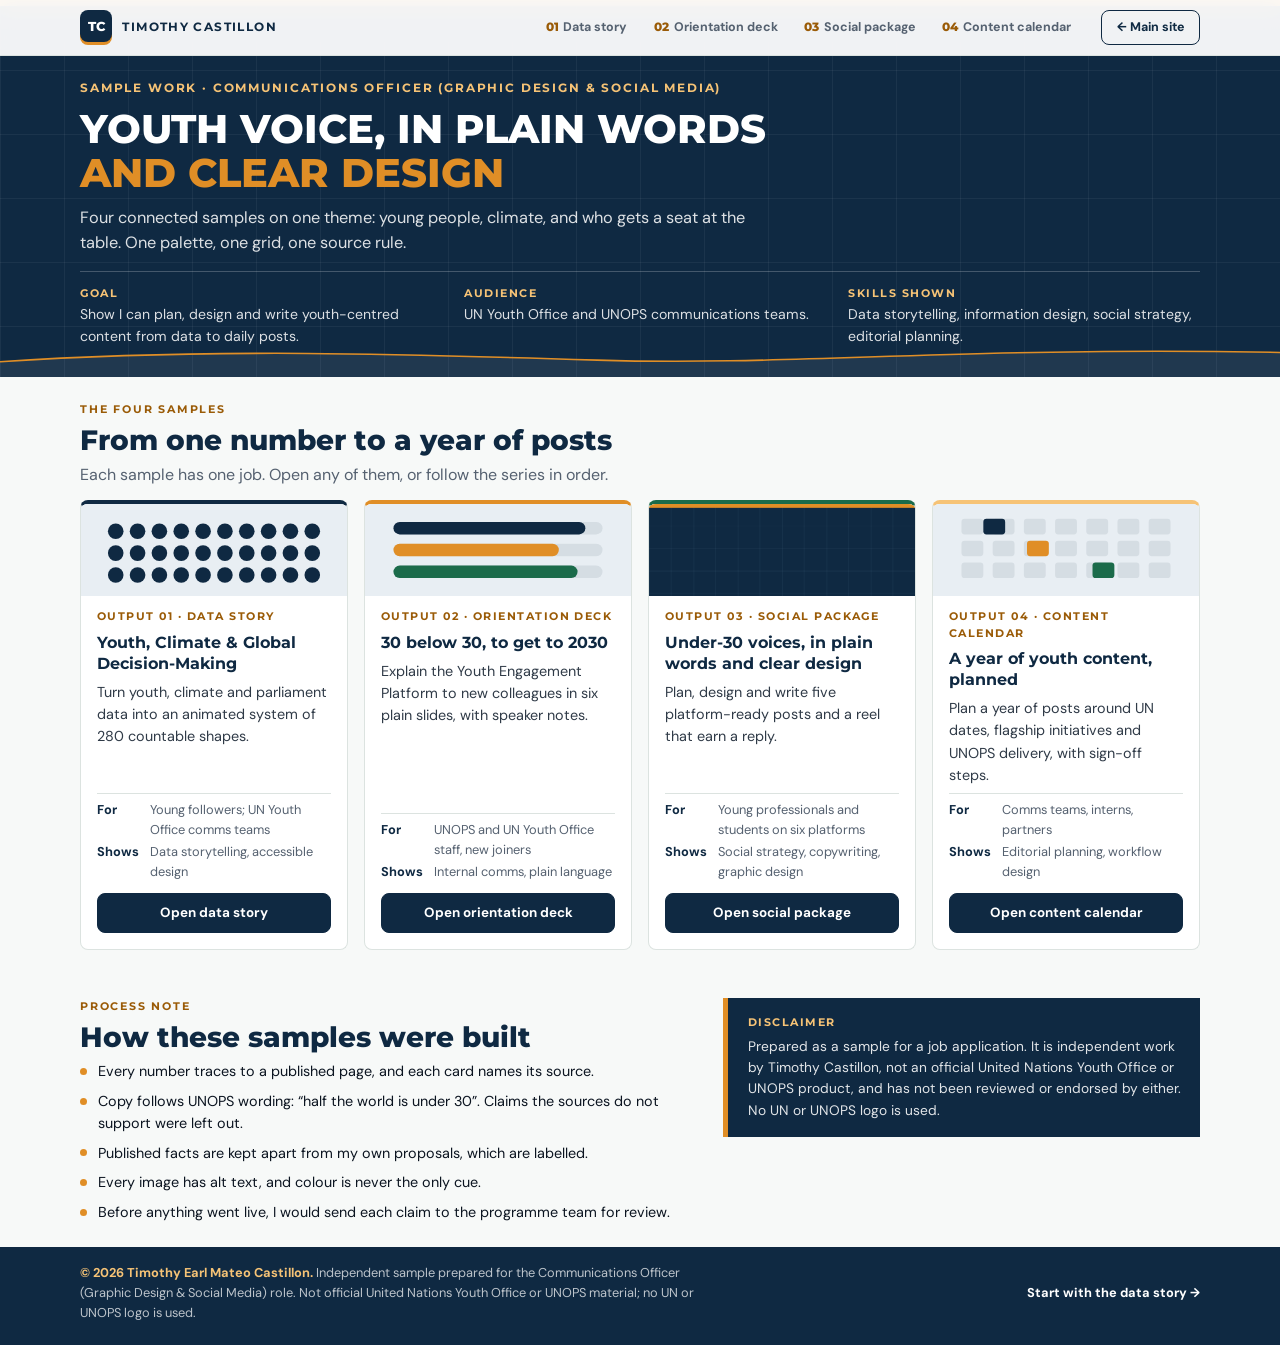
<file: sample-work/sample-work.html>
<!DOCTYPE html>
<html lang="en">
<head>
<meta charset="UTF-8">
<meta name="viewport" content="width=device-width, initial-scale=1, viewport-fit=cover">
<meta name="robots" content="noindex, nofollow">
<meta name="description" content="Four connected samples for the Communications Officer (Graphic Design and Social Media) role: a data story, an orientation deck, a social package and a content calendar.">
<title>Sample work · Timothy Castillon</title>
<link rel="preconnect" href="https://fonts.googleapis.com"><link rel="preconnect" href="https://fonts.gstatic.com" crossorigin><link href="https://fonts.googleapis.com/css2?family=DM+Sans:wght@400;500;700&family=Montserrat:wght@700;800&display=swap" rel="stylesheet">
<link rel="stylesheet" href="assets/brand.css">
<style>
.grid4{display:grid;grid-template-columns:repeat(auto-fit,minmax(250px,1fr));gap:1rem}
.hc{background:#fff;border:1px solid var(--line);border-top:4px solid var(--navy);border-radius:var(--r);overflow:hidden;display:flex;flex-direction:column}
.hc:nth-child(2){border-top-color:var(--amber)}.hc:nth-child(3){border-top-color:var(--green)}.hc:nth-child(4){border-top-color:var(--amber-lt)}
.th{display:block;background:var(--navy-lt);height:92px;overflow:hidden;text-decoration:none}
.th svg{display:block;width:100%;height:100%;padding:.5rem 1rem}
.th img{width:100%;height:100%;object-fit:cover;object-position:top;display:block}
.bd{padding:.8rem 1rem 1rem;display:flex;flex-direction:column;gap:.4rem;flex:1}
.q{font-family:var(--fh);font-weight:700;font-size:.66rem;letter-spacing:.14em;text-transform:uppercase;color:var(--amber-dk)}
.hc h3{font-size:1.02rem}.hc p{font-size:.9rem;color:#2f3a47;flex:1}
.hc dl{display:grid;grid-template-columns:auto 1fr;gap:.15rem .7rem;font-size:.8rem;color:var(--muted);padding-top:.4rem;border-top:1px solid var(--line)}
.hc dt{font-weight:700;color:var(--navy)}
.hc .btn{justify-content:center;margin-top:.3rem}
.two{display:grid;grid-template-columns:1.5fr 1fr;gap:1.5rem;align-items:start}
@media(max-width:860px){.two{grid-template-columns:1fr}}
.gif{display:flex;gap:1rem;align-items:center}
.gif img{width:130px;border:5px solid var(--ink);border-radius:18px;display:block;flex-shrink:0}
.gif p{font-size:.88rem;color:#2f3a47;margin-bottom:.5rem}
.pn ul{list-style:none;display:grid;gap:.45rem;font-size:.9rem}.pn li{padding-left:1.1rem;position:relative}.pn li::before{content:"";position:absolute;left:0;top:.55em;width:7px;height:7px;border-radius:50%;background:var(--amber)}
.pn{display:grid;grid-template-columns:1.3fr 1fr;gap:1.5rem;align-items:start}@media(max-width:860px){.pn{grid-template-columns:1fr}}
.disc{background:var(--navy);color:rgba(255,255,255,.88);border-left:5px solid var(--amber);padding:1rem 1.2rem;font-size:.86rem}.disc b{display:block;font-family:var(--fh);font-size:.68rem;letter-spacing:.14em;text-transform:uppercase;color:var(--amber-lt);margin-bottom:.3rem}
</style>
<meta name="googlebot" content="noindex, nofollow">
<style id="tcx-protect-css">
  html, body { -webkit-user-select: none; -ms-user-select: none; user-select: none; -webkit-touch-callout: none; }
  input, textarea, select, [contenteditable="true"] { -webkit-user-select: text; user-select: text; }
  img { -webkit-user-drag: none; user-drag: none; }
</style>
<script id="tcx-protect-js">
  /* Deterrence only. It stops casual saving and copying, not a determined person. */
  (function () {
    var msg = 'Sample by Timothy Castillon. Copying and source download are disabled.';
    function toast() {
      var t = document.getElementById('tcxToast');
      if (!t) {
        t = document.createElement('div');
        t.id = 'tcxToast'; t.setAttribute('role', 'status');
        t.style.cssText = 'position:fixed;left:50%;bottom:24px;transform:translateX(-50%);z-index:99999;background:#0F2942;color:#fff;font:500 13px/1.4 Inter,system-ui,sans-serif;padding:10px 16px;border-radius:8px;border-bottom:3px solid #E08E26;box-shadow:0 8px 24px rgba(0,0,0,.25);opacity:0;transition:opacity .2s;pointer-events:none;max-width:90vw;text-align:center';
        document.body.appendChild(t);
      }
      t.textContent = msg; t.style.opacity = '1';
      clearTimeout(t._h); t._h = setTimeout(function () { t.style.opacity = '0'; }, 2200);
    }
    document.addEventListener('contextmenu', function (e) { e.preventDefault(); toast(); });
    document.addEventListener('dragstart', function (e) { if (e.target && e.target.tagName === 'IMG') e.preventDefault(); });
    document.addEventListener('keydown', function (e) {
      var k = (e.key || '').toLowerCase();
      var mod = e.ctrlKey || e.metaKey;
      var block =
        e.key === 'F12' ||
        (mod && e.shiftKey && (k === 'i' || k === 'j' || k === 'c')) ||   /* DevTools */
        (e.metaKey && e.altKey && (k === 'i' || k === 'j' || k === 'c' || k === 'u')) || /* Mac DevTools / source (Option changes the key on some layouts) */
        (mod && (k === 'u' || k === 's' || k === 'p'));                   /* view source, save, print */
      if (block) { e.preventDefault(); toast(); }
    });
  })();
</script>
</head>
<body>
<nav class="nav" aria-label="Sample work"><a class="brand" href="../index.html" aria-label="Timothy Castillon, back to main application site"><span class="mark" aria-hidden="true">TC</span><span>Timothy Castillon</span></a><ul class="series"><li><a href="data-story.html"><b>01</b><span>Data story</span></a></li><li><a href="orientation-deck.html"><b>02</b><span>Orientation deck</span></a></li><li><a href="social-package.html"><b>03</b><span>Social package</span></a></li><li><a href="content-calendar.html"><b>04</b><span>Content calendar</span></a></li></ul><a class="back" href="../index.html">&larr; Main site</a></nav>
<header class="hero">
<p class="eyebrow">Sample work &middot; Communications Officer (Graphic Design &amp; Social Media)</p>
<h1>Youth voice, in plain words <em>and clear design</em></h1>
<p class="lede">Four connected samples on one theme: young people, climate, and who gets a seat at the table. One palette, one grid, one source rule.</p>
<div class="brief"><div><b>Goal</b>Show I can plan, design and write youth-centred content from data to daily posts.</div><div><b>Audience</b>UN Youth Office and UNOPS communications teams.</div><div><b>Skills shown</b>Data storytelling, information design, social strategy, editorial planning.</div></div>
</header>
<section id="samples"><div class="k">The four samples</div><h2>From one number to a year of posts</h2>
<p class="sub">Each sample has one job. Open any of them, or follow the series in order.</p>
<div class="grid4"><article class="hc"><a class="th" href="data-story.html" tabindex="-1" aria-hidden="true"><svg viewBox="0 0 150 48" role="img" aria-label="30 filled dots"><g><circle cx="12" cy="12" r="5" fill="#0F2942"/><circle cx="26" cy="12" r="5" fill="#0F2942"/><circle cx="40" cy="12" r="5" fill="#0F2942"/><circle cx="54" cy="12" r="5" fill="#0F2942"/><circle cx="68" cy="12" r="5" fill="#0F2942"/><circle cx="82" cy="12" r="5" fill="#0F2942"/><circle cx="96" cy="12" r="5" fill="#0F2942"/><circle cx="110" cy="12" r="5" fill="#0F2942"/><circle cx="124" cy="12" r="5" fill="#0F2942"/><circle cx="138" cy="12" r="5" fill="#0F2942"/><circle cx="12" cy="26" r="5" fill="#0F2942"/><circle cx="26" cy="26" r="5" fill="#0F2942"/><circle cx="40" cy="26" r="5" fill="#0F2942"/><circle cx="54" cy="26" r="5" fill="#0F2942"/><circle cx="68" cy="26" r="5" fill="#0F2942"/><circle cx="82" cy="26" r="5" fill="#0F2942"/><circle cx="96" cy="26" r="5" fill="#0F2942"/><circle cx="110" cy="26" r="5" fill="#0F2942"/><circle cx="124" cy="26" r="5" fill="#0F2942"/><circle cx="138" cy="26" r="5" fill="#0F2942"/><circle cx="12" cy="40" r="5" fill="#0F2942"/><circle cx="26" cy="40" r="5" fill="#0F2942"/><circle cx="40" cy="40" r="5" fill="#0F2942"/><circle cx="54" cy="40" r="5" fill="#0F2942"/><circle cx="68" cy="40" r="5" fill="#0F2942"/><circle cx="82" cy="40" r="5" fill="#0F2942"/><circle cx="96" cy="40" r="5" fill="#0F2942"/><circle cx="110" cy="40" r="5" fill="#0F2942"/><circle cx="124" cy="40" r="5" fill="#0F2942"/><circle cx="138" cy="40" r="5" fill="#0F2942"/></g></svg></a><div class="bd"><div class="q">Output 01 &middot; Data story</div><h3>Youth, Climate &amp; Global Decision-Making</h3><p>Turn youth, climate and parliament data into an animated system of 280 countable shapes.</p><dl><dt>For</dt><dd>Young followers; UN Youth Office comms teams</dd><dt>Shows</dt><dd>Data storytelling, accessible design</dd></dl><a class="btn" href="data-story.html">Open data story</a></div></article><article class="hc"><a class="th" href="orientation-deck.html" tabindex="-1" aria-hidden="true"><svg viewBox="0 0 150 48" role="img" aria-label="Three progress bars"><rect x="8" y="6" width="134" height="8" rx="4" fill="#D5DDE3"/><rect x="8" y="6" width="123" height="8" rx="4" fill="#0F2942"/><rect x="8" y="20" width="134" height="8" rx="4" fill="#D5DDE3"/><rect x="8" y="20" width="106" height="8" rx="4" fill="#E08E26"/><rect x="8" y="34" width="134" height="8" rx="4" fill="#D5DDE3"/><rect x="8" y="34" width="118" height="8" rx="4" fill="#1B6B4A"/></svg></a><div class="bd"><div class="q">Output 02 &middot; Orientation deck</div><h3>30 below 30, to get to 2030</h3><p>Explain the Youth Engagement Platform to new colleagues in six plain slides, with speaker notes.</p><dl><dt>For</dt><dd>UNOPS and UN Youth Office staff, new joiners</dd><dt>Shows</dt><dd>Internal comms, plain language</dd></dl><a class="btn" href="orientation-deck.html">Open orientation deck</a></div></article><article class="hc"><a class="th" href="social-package.html" tabindex="-1" aria-hidden="true"><img src="assets/social/linkedin-card-1.png" alt="LinkedIn cover card from the social package" loading="lazy" width="1080" height="1350"></a><div class="bd"><div class="q">Output 03 &middot; Social package</div><h3>Under-30 voices, in plain words and clear design</h3><p>Plan, design and write five platform-ready posts and a reel that earn a reply.</p><dl><dt>For</dt><dd>Young professionals and students on six platforms</dd><dt>Shows</dt><dd>Social strategy, copywriting, graphic design</dd></dl><a class="btn" href="social-package.html">Open social package</a></div></article><article class="hc"><a class="th" href="content-calendar.html" tabindex="-1" aria-hidden="true"><svg viewBox="0 0 150 48" role="img" aria-label="Calendar grid"><g fill="#D5DDE3"><rect x="8" y="4" width="14" height="10" rx="2"/><rect x="28" y="4" width="14" height="10" rx="2"/><rect x="48" y="4" width="14" height="10" rx="2"/><rect x="68" y="4" width="14" height="10" rx="2"/><rect x="88" y="4" width="14" height="10" rx="2"/><rect x="108" y="4" width="14" height="10" rx="2"/><rect x="128" y="4" width="14" height="10" rx="2"/><rect x="8" y="18" width="14" height="10" rx="2"/><rect x="28" y="18" width="14" height="10" rx="2"/><rect x="48" y="18" width="14" height="10" rx="2"/><rect x="68" y="18" width="14" height="10" rx="2"/><rect x="88" y="18" width="14" height="10" rx="2"/><rect x="108" y="18" width="14" height="10" rx="2"/><rect x="128" y="18" width="14" height="10" rx="2"/><rect x="8" y="32" width="14" height="10" rx="2"/><rect x="28" y="32" width="14" height="10" rx="2"/><rect x="48" y="32" width="14" height="10" rx="2"/><rect x="68" y="32" width="14" height="10" rx="2"/><rect x="88" y="32" width="14" height="10" rx="2"/><rect x="108" y="32" width="14" height="10" rx="2"/><rect x="128" y="32" width="14" height="10" rx="2"/></g><rect x="50" y="18" width="14" height="10" rx="2" fill="#E08E26"/><rect x="92" y="32" width="14" height="10" rx="2" fill="#1B6B4A"/><rect x="22" y="4" width="14" height="10" rx="2" fill="#0F2942"/></svg></a><div class="bd"><div class="q">Output 04 &middot; Content calendar</div><h3>A year of youth content, planned</h3><p>Plan a year of posts around UN dates, flagship initiatives and UNOPS delivery, with sign-off steps.</p><dl><dt>For</dt><dd>Comms teams, interns, partners</dd><dt>Shows</dt><dd>Editorial planning, workflow design</dd></dl><a class="btn" href="content-calendar.html">Open content calendar</a></div></article></div></section>
<section id="process"><div class="pn"><div><div class="k">Process note</div><h2>How these samples were built</h2>
<ul><li>Every number traces to a published page, and each card names its source.</li>
<li>Copy follows UNOPS wording: &ldquo;half the world is under 30&rdquo;. Claims the sources do not support were left out.</li>
<li>Published facts are kept apart from my own proposals, which are labelled.</li>
<li>Every image has alt text, and colour is never the only cue.</li>
<li>Before anything went live, I would send each claim to the programme team for review.</li></ul></div>
<div class="disc"><b>Disclaimer</b>Prepared as a sample for a job application. It is independent work by Timothy Castillon, not an official United Nations Youth Office or UNOPS product, and has not been reviewed or endorsed by either. No UN or UNOPS logo is used.</div></div></section>
<footer><p><b>&copy; 2026 Timothy Earl Mateo Castillon.</b> Independent sample prepared for the Communications Officer (Graphic Design &amp; Social Media) role. Not official United Nations Youth Office or UNOPS material; no UN or UNOPS logo is used.</p><nav aria-label="Next and previous sample"><a href="data-story.html">Start with the data story &rarr;</a></nav></footer>
</body></html>
</file>
<file: assets/brand.css>
/* Timothy Castillon · Sample work · shared brand system (tightened)
   Navy / amber / green on fog. Montserrat 800 headlines, DM Sans text. */
:root{
  --navy:#0F2942; --ink:#0B1420; --amber:#E08E26; --amber-dk:#9A5B07; --amber-lt:#F6C376;
  --green:#1B6B4A; --green-lt:#E3F0E9; --fog:#F7F9F8; --white:#fff;
  --line:#DCE3E0; --muted:#556170; --navy-lt:#E8EEF3;
  --nav-h:56px; --r:8px; --wrap:1120px;
  --fh:'Montserrat',system-ui,sans-serif; --fb:'DM Sans',system-ui,sans-serif;
}
*,*::before,*::after{box-sizing:border-box;margin:0;padding:0}
html{scroll-behavior:smooth;-webkit-text-size-adjust:100%;scroll-padding-top:calc(var(--nav-h) + 12px)}
body{background:var(--fog);color:var(--ink);font-family:var(--fb);font-size:16px;line-height:1.55;overflow-x:clip}
a{color:inherit}
button{font:inherit;color:inherit;cursor:pointer;background:none;border:0}
img{max-width:100%}
:focus-visible{outline:3px solid var(--amber);outline-offset:2px}
.sr{position:absolute;width:1px;height:1px;overflow:hidden;clip:rect(0 0 0 0);white-space:nowrap}

/* ── nav ───────────────────────────── */
.nav{position:fixed;inset:0 0 auto 0;z-index:100;height:var(--nav-h);display:flex;align-items:center;gap:1.2rem;padding:0 max(5vw,calc((100vw - var(--wrap))/2));background:rgba(255,255,255,.94);backdrop-filter:blur(10px);border-bottom:1px solid var(--line)}
.brand{display:inline-flex;align-items:center;gap:.65rem;text-decoration:none;font-family:var(--fh);font-weight:700;font-size:.72rem;letter-spacing:.12em;text-transform:uppercase;color:var(--navy);white-space:nowrap}
.mark{display:inline-grid;place-items:center;width:32px;height:32px;border-radius:8px;background:var(--navy);color:#fff;font-family:var(--fh);font-weight:800;font-size:.82rem;letter-spacing:0;box-shadow:0 3px 0 var(--amber);margin-bottom:3px}
.series{display:flex;gap:.25rem;margin-left:auto;list-style:none}
.series a{display:block;padding:.35rem .7rem;border-radius:999px;font-size:.78rem;font-weight:700;text-decoration:none;color:var(--muted);white-space:nowrap}
.series a b{font-family:var(--fh);font-weight:800;color:var(--amber-dk);margin-right:.3rem}
.series a:hover{background:var(--navy-lt);color:var(--navy)}
.series a[aria-current=page]{background:var(--navy);color:#fff}
.series a[aria-current=page] b{color:var(--amber-lt)}
.back{font-size:.78rem;font-weight:700;text-decoration:none;color:var(--navy);padding:.4rem .9rem;border:1px solid var(--navy);border-radius:var(--r);white-space:nowrap}
.back:hover{background:var(--navy);color:#fff}
@media(max-width:860px){.brand span:last-child{display:none}.series a{padding:.35rem .5rem}.series a span{display:none}}
@media(max-width:480px){.back{display:none}.series{margin-left:auto}}

/* ── hero ──────────────────────────── */
.hero{position:relative;background:var(--navy);color:#fff;border-top:6px solid var(--amber);padding:calc(var(--nav-h) + 1.1rem) max(5vw,calc((100vw - var(--wrap))/2)) 1.8rem;overflow:hidden;
  background-image:linear-gradient(rgba(255,255,255,.05) 1px,transparent 1px),linear-gradient(90deg,rgba(255,255,255,.05) 1px,transparent 1px);background-size:64px 64px}
.hero::after{content:"";position:absolute;left:0;right:0;bottom:0;height:46px;background:url("data:image/svg+xml;utf8,<svg xmlns='http://www.w3.org/2000/svg' viewBox='0 0 1200 60' preserveAspectRatio='none'><path d='M0 40 C200 22 380 30 560 38 S900 20 1200 28 V60 H0Z' fill='%23ffffff' fill-opacity='.07'/><path d='M0 40 C200 22 380 30 560 38 S900 20 1200 28' fill='none' stroke='%23E08E26' stroke-width='2'/></svg>") center/100% 100% no-repeat;pointer-events:none}
.eyebrow{font-family:var(--fh);font-weight:700;font-size:.72rem;letter-spacing:.16em;text-transform:uppercase;color:var(--amber-lt);margin-bottom:.6rem}
.hero h1{font-family:var(--fh);font-weight:800;text-transform:uppercase;font-size:clamp(1.6rem,3.5vw,2.5rem);line-height:1.1;max-width:26ch;margin-bottom:.6rem}
.hero h1 em{font-style:normal;color:var(--amber)}
.hero .lede{margin-bottom:0;max-width:62ch;color:rgba(255,255,255,.86);font-size:1.02rem}
.brief{display:grid;grid-template-columns:repeat(3,minmax(0,1fr));gap:0 2rem;margin-top:1rem;padding-top:.8rem;border-top:1px solid rgba(255,255,255,.22);max-width:var(--wrap)}
.brief div{font-size:.88rem;color:rgba(255,255,255,.86)}
.brief b{display:block;font-family:var(--fh);font-weight:700;font-size:.68rem;letter-spacing:.14em;text-transform:uppercase;color:var(--amber-lt);margin-bottom:.15rem}
@media(max-width:760px){.brief{grid-template-columns:1fr;gap:.7rem}}

/* ── sections ──────────────────────── */
section{padding:1.5rem max(5vw,calc((100vw - var(--wrap))/2))}
section.alt{background:#fff;border-block:1px solid var(--line)}
section.tint{background:var(--navy-lt)}
.k{font-family:var(--fh);font-weight:700;font-size:.7rem;letter-spacing:.16em;text-transform:uppercase;color:var(--amber-dk);margin-bottom:.35rem}
h2{font-family:var(--fh);font-weight:800;font-size:clamp(1.3rem,2.4vw,1.75rem);line-height:1.2;color:var(--navy);margin-bottom:.35rem}
h3{font-family:var(--fh);font-weight:700;font-size:1rem;line-height:1.3;color:var(--navy)}
.sub{color:var(--muted);max-width:66ch;margin-bottom:.8rem}
.cols{display:grid;grid-template-columns:repeat(auto-fit,minmax(240px,1fr));gap:0 2rem}
.item{padding:.6rem 0;border-top:1px solid var(--line)}
.item h3{margin-bottom:.2rem}
.item p{font-size:.92rem;color:#3a4552}
.item small,.src{display:block;margin-top:.3rem;font-size:.76rem;color:var(--muted)}
.src a{color:var(--amber-dk);font-weight:500}

/* ── bits ──────────────────────────── */
.chip{display:inline-block;font-size:.7rem;font-weight:700;padding:.12rem .6rem;border-radius:999px;background:var(--navy-lt);color:var(--navy)}
.chip.fit{background:var(--green-lt);color:#14513a}.chip.adj{background:#FBEBD0;color:#7a4a05}.chip.add{background:#DDE8F5;color:#0b3a73}
.btn{display:inline-flex;align-items:center;gap:.5rem;min-height:40px;padding:.5rem 1rem;border-radius:var(--r);background:var(--navy);color:#fff;font-weight:700;font-size:.84rem;text-decoration:none;border:1px solid var(--navy)}
.btn:hover{background:#17395b}
.btn.ghost{background:transparent;color:var(--navy)}.btn.ghost:hover{background:var(--navy);color:#fff}
.btn.amber{background:var(--amber);border-color:var(--amber);color:var(--ink)}.btn.amber:hover{background:var(--amber-lt)}
.tabs{display:flex;gap:.4rem;flex-wrap:wrap;margin-bottom:1rem}
.tab{min-height:40px;padding:.4rem 1rem;border:1px solid var(--navy);border-radius:999px;font-size:.84rem;font-weight:700;color:var(--navy)}
.tab:hover{background:var(--navy-lt)}
.tab[aria-selected=true],.tab[aria-pressed=true]{background:var(--navy);color:#fff}
table{border-collapse:collapse;width:100%;font-size:.9rem}
th,td{text-align:left;padding:.6rem .9rem .6rem 0;border-bottom:1px solid var(--line);vertical-align:top}
th{font-family:var(--fh);font-weight:700;font-size:.68rem;letter-spacing:.12em;text-transform:uppercase;color:var(--amber-dk);border-bottom:2px solid var(--navy)}
td:first-child{font-weight:700;color:var(--navy);white-space:nowrap}
.scroll{overflow-x:auto}
.sw{display:grid;grid-template-columns:repeat(auto-fill,minmax(96px,1fr));gap:.5rem}
.sw button{min-height:68px;border-radius:var(--r);padding:.45rem .55rem;text-align:left;font-size:.7rem;line-height:1.25;display:flex;flex-direction:column;justify-content:flex-end;border:1px solid rgba(0,0,0,.12)}
.sw b{font-size:.76rem}

/* ── footer ────────────────────────── */
footer{background:var(--navy);color:rgba(255,255,255,.72);padding:1rem max(5vw,calc((100vw - var(--wrap))/2)) calc(1.4rem + env(safe-area-inset-bottom));font-size:.8rem;display:flex;flex-wrap:wrap;gap:.6rem 2rem;justify-content:space-between;align-items:center}
footer p{max-width:70ch}footer b{color:var(--amber-lt)}
footer nav{display:flex;gap:1.2rem}footer a{color:#fff;font-weight:700;text-decoration:none}footer a:hover{color:var(--amber-lt)}
.toast{position:fixed;left:50%;bottom:22px;transform:translateX(-50%);z-index:300;background:var(--navy);color:#fff;font-size:.82rem;padding:.55rem 1rem;border-radius:var(--r);border-bottom:3px solid var(--amber);opacity:0;pointer-events:none;transition:opacity .2s}
.toast.show{opacity:1}
@media(prefers-reduced-motion:reduce){*{animation:none!important;transition:none!important;scroll-behavior:auto!important}}
</file>
<file: sample-work/assets/brand.css>
/* Timothy Castillon · Sample work · shared brand system (tightened)
   Navy / amber / green on fog. Montserrat 800 headlines, DM Sans text. */
:root{
  --navy:#0F2942; --ink:#0B1420; --amber:#E08E26; --amber-dk:#9A5B07; --amber-lt:#F6C376;
  --green:#1B6B4A; --green-lt:#E3F0E9; --fog:#F7F9F8; --white:#fff;
  --line:#DCE3E0; --muted:#556170; --navy-lt:#E8EEF3;
  --nav-h:56px; --r:8px; --wrap:1120px;
  --fh:'Montserrat',system-ui,sans-serif; --fb:'DM Sans',system-ui,sans-serif;
}
*,*::before,*::after{box-sizing:border-box;margin:0;padding:0}
html{scroll-behavior:smooth;-webkit-text-size-adjust:100%;scroll-padding-top:calc(var(--nav-h) + 12px)}
body{background:var(--fog);color:var(--ink);font-family:var(--fb);font-size:16px;line-height:1.55;overflow-x:clip}
a{color:inherit}
button{font:inherit;color:inherit;cursor:pointer;background:none;border:0}
img{max-width:100%}
:focus-visible{outline:3px solid var(--amber);outline-offset:2px}
.sr{position:absolute;width:1px;height:1px;overflow:hidden;clip:rect(0 0 0 0);white-space:nowrap}

/* ── nav ───────────────────────────── */
.nav{position:fixed;inset:0 0 auto 0;z-index:100;height:var(--nav-h);display:flex;align-items:center;gap:1.2rem;padding:0 max(5vw,calc((100vw - var(--wrap))/2));background:rgba(255,255,255,.94);backdrop-filter:blur(10px);border-bottom:1px solid var(--line)}
.brand{display:inline-flex;align-items:center;gap:.65rem;text-decoration:none;font-family:var(--fh);font-weight:700;font-size:.72rem;letter-spacing:.12em;text-transform:uppercase;color:var(--navy);white-space:nowrap}
.mark{display:inline-grid;place-items:center;width:32px;height:32px;border-radius:8px;background:var(--navy);color:#fff;font-family:var(--fh);font-weight:800;font-size:.82rem;letter-spacing:0;box-shadow:0 3px 0 var(--amber);margin-bottom:3px}
.series{display:flex;gap:.25rem;margin-left:auto;list-style:none}
.series a{display:block;padding:.35rem .7rem;border-radius:999px;font-size:.78rem;font-weight:700;text-decoration:none;color:var(--muted);white-space:nowrap}
.series a b{font-family:var(--fh);font-weight:800;color:var(--amber-dk);margin-right:.3rem}
.series a:hover{background:var(--navy-lt);color:var(--navy)}
.series a[aria-current=page]{background:var(--navy);color:#fff}
.series a[aria-current=page] b{color:var(--amber-lt)}
.back{font-size:.78rem;font-weight:700;text-decoration:none;color:var(--navy);padding:.4rem .9rem;border:1px solid var(--navy);border-radius:var(--r);white-space:nowrap}
.back:hover{background:var(--navy);color:#fff}
@media(max-width:860px){.brand span:last-child{display:none}.series a{padding:.35rem .5rem}.series a span{display:none}}
@media(max-width:480px){.back{display:none}.series{margin-left:auto}}

/* ── hero ──────────────────────────── */
.hero{position:relative;background:var(--navy);color:#fff;border-top:6px solid var(--amber);padding:calc(var(--nav-h) + 1.1rem) max(5vw,calc((100vw - var(--wrap))/2)) 1.8rem;overflow:hidden;
  background-image:linear-gradient(rgba(255,255,255,.05) 1px,transparent 1px),linear-gradient(90deg,rgba(255,255,255,.05) 1px,transparent 1px);background-size:64px 64px}
.hero::after{content:"";position:absolute;left:0;right:0;bottom:0;height:46px;background:url("data:image/svg+xml;utf8,<svg xmlns='http://www.w3.org/2000/svg' viewBox='0 0 1200 60' preserveAspectRatio='none'><path d='M0 40 C200 22 380 30 560 38 S900 20 1200 28 V60 H0Z' fill='%23ffffff' fill-opacity='.07'/><path d='M0 40 C200 22 380 30 560 38 S900 20 1200 28' fill='none' stroke='%23E08E26' stroke-width='2'/></svg>") center/100% 100% no-repeat;pointer-events:none}
.eyebrow{font-family:var(--fh);font-weight:700;font-size:.72rem;letter-spacing:.16em;text-transform:uppercase;color:var(--amber-lt);margin-bottom:.6rem}
.hero h1{font-family:var(--fh);font-weight:800;text-transform:uppercase;font-size:clamp(1.6rem,3.5vw,2.5rem);line-height:1.1;max-width:26ch;margin-bottom:.6rem}
.hero h1 em{font-style:normal;color:var(--amber)}
.hero .lede{margin-bottom:0;max-width:62ch;color:rgba(255,255,255,.86);font-size:1.02rem}
.brief{display:grid;grid-template-columns:repeat(3,minmax(0,1fr));gap:0 2rem;margin-top:1rem;padding-top:.8rem;border-top:1px solid rgba(255,255,255,.22);max-width:var(--wrap)}
.brief div{font-size:.88rem;color:rgba(255,255,255,.86)}
.brief b{display:block;font-family:var(--fh);font-weight:700;font-size:.68rem;letter-spacing:.14em;text-transform:uppercase;color:var(--amber-lt);margin-bottom:.15rem}
@media(max-width:760px){.brief{grid-template-columns:1fr;gap:.7rem}}

/* ── sections ──────────────────────── */
section{padding:1.5rem max(5vw,calc((100vw - var(--wrap))/2))}
section.alt{background:#fff;border-block:1px solid var(--line)}
section.tint{background:var(--navy-lt)}
.k{font-family:var(--fh);font-weight:700;font-size:.7rem;letter-spacing:.16em;text-transform:uppercase;color:var(--amber-dk);margin-bottom:.35rem}
h2{font-family:var(--fh);font-weight:800;font-size:clamp(1.3rem,2.4vw,1.75rem);line-height:1.2;color:var(--navy);margin-bottom:.35rem}
h3{font-family:var(--fh);font-weight:700;font-size:1rem;line-height:1.3;color:var(--navy)}
.sub{color:var(--muted);max-width:66ch;margin-bottom:.8rem}
.cols{display:grid;grid-template-columns:repeat(auto-fit,minmax(240px,1fr));gap:0 2rem}
.item{padding:.6rem 0;border-top:1px solid var(--line)}
.item h3{margin-bottom:.2rem}
.item p{font-size:.92rem;color:#3a4552}
.item small,.src{display:block;margin-top:.3rem;font-size:.76rem;color:var(--muted)}
.src a{color:var(--amber-dk);font-weight:500}

/* ── bits ──────────────────────────── */
.chip{display:inline-block;font-size:.7rem;font-weight:700;padding:.12rem .6rem;border-radius:999px;background:var(--navy-lt);color:var(--navy)}
.chip.fit{background:var(--green-lt);color:#14513a}.chip.adj{background:#FBEBD0;color:#7a4a05}.chip.add{background:#DDE8F5;color:#0b3a73}
.btn{display:inline-flex;align-items:center;gap:.5rem;min-height:40px;padding:.5rem 1rem;border-radius:var(--r);background:var(--navy);color:#fff;font-weight:700;font-size:.84rem;text-decoration:none;border:1px solid var(--navy)}
.btn:hover{background:#17395b}
.btn.ghost{background:transparent;color:var(--navy)}.btn.ghost:hover{background:var(--navy);color:#fff}
.btn.amber{background:var(--amber);border-color:var(--amber);color:var(--ink)}.btn.amber:hover{background:var(--amber-lt)}
.tabs{display:flex;gap:.4rem;flex-wrap:wrap;margin-bottom:1rem}
.tab{min-height:40px;padding:.4rem 1rem;border:1px solid var(--navy);border-radius:999px;font-size:.84rem;font-weight:700;color:var(--navy)}
.tab:hover{background:var(--navy-lt)}
.tab[aria-selected=true],.tab[aria-pressed=true]{background:var(--navy);color:#fff}
table{border-collapse:collapse;width:100%;font-size:.9rem}
th,td{text-align:left;padding:.6rem .9rem .6rem 0;border-bottom:1px solid var(--line);vertical-align:top}
th{font-family:var(--fh);font-weight:700;font-size:.68rem;letter-spacing:.12em;text-transform:uppercase;color:var(--amber-dk);border-bottom:2px solid var(--navy)}
td:first-child{font-weight:700;color:var(--navy);white-space:nowrap}
.scroll{overflow-x:auto}
.sw{display:grid;grid-template-columns:repeat(auto-fill,minmax(96px,1fr));gap:.5rem}
.sw button{min-height:68px;border-radius:var(--r);padding:.45rem .55rem;text-align:left;font-size:.7rem;line-height:1.25;display:flex;flex-direction:column;justify-content:flex-end;border:1px solid rgba(0,0,0,.12)}
.sw b{font-size:.76rem}

/* ── footer ────────────────────────── */
footer{background:var(--navy);color:rgba(255,255,255,.72);padding:1rem max(5vw,calc((100vw - var(--wrap))/2)) calc(1.4rem + env(safe-area-inset-bottom));font-size:.8rem;display:flex;flex-wrap:wrap;gap:.6rem 2rem;justify-content:space-between;align-items:center}
footer p{max-width:70ch}footer b{color:var(--amber-lt)}
footer nav{display:flex;gap:1.2rem}footer a{color:#fff;font-weight:700;text-decoration:none}footer a:hover{color:var(--amber-lt)}
.toast{position:fixed;left:50%;bottom:22px;transform:translateX(-50%);z-index:300;background:var(--navy);color:#fff;font-size:.82rem;padding:.55rem 1rem;border-radius:var(--r);border-bottom:3px solid var(--amber);opacity:0;pointer-events:none;transition:opacity .2s}
.toast.show{opacity:1}
@media(prefers-reduced-motion:reduce){*{animation:none!important;transition:none!important;scroll-behavior:auto!important}}
</file>
